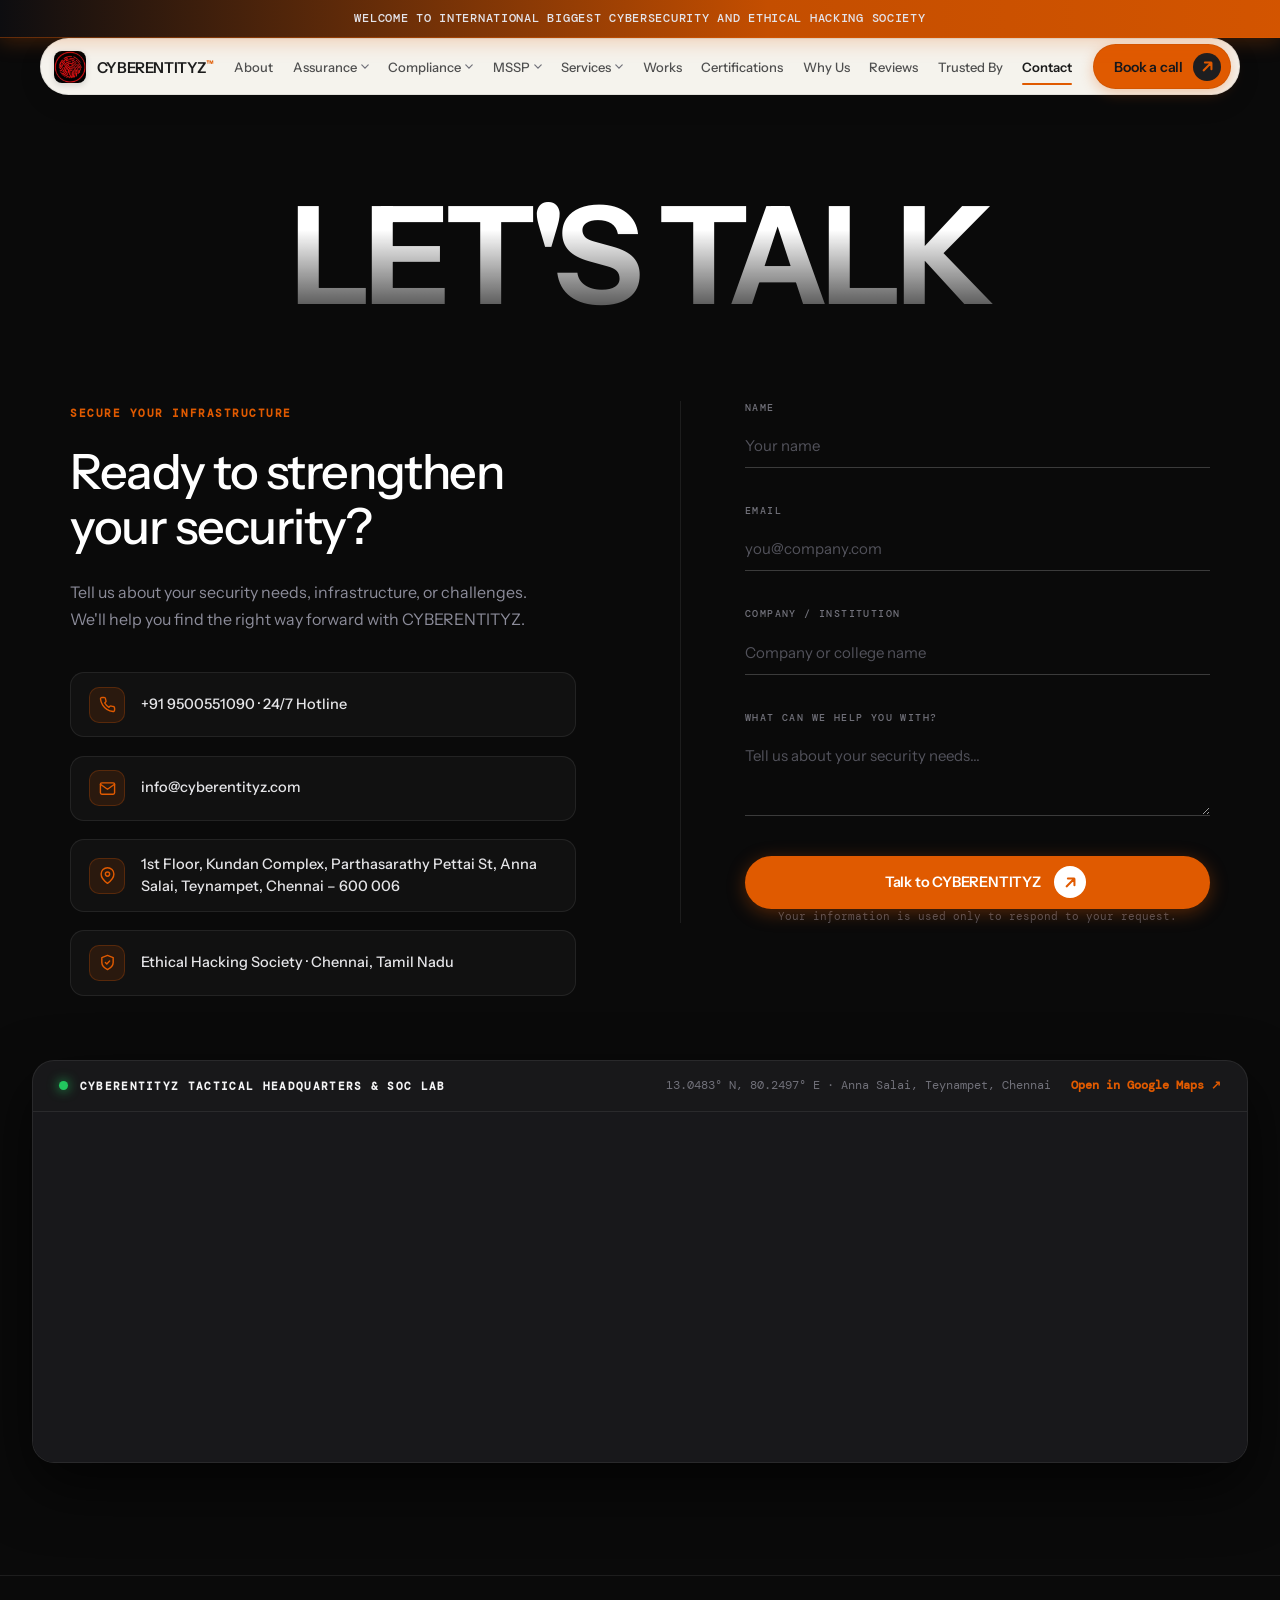
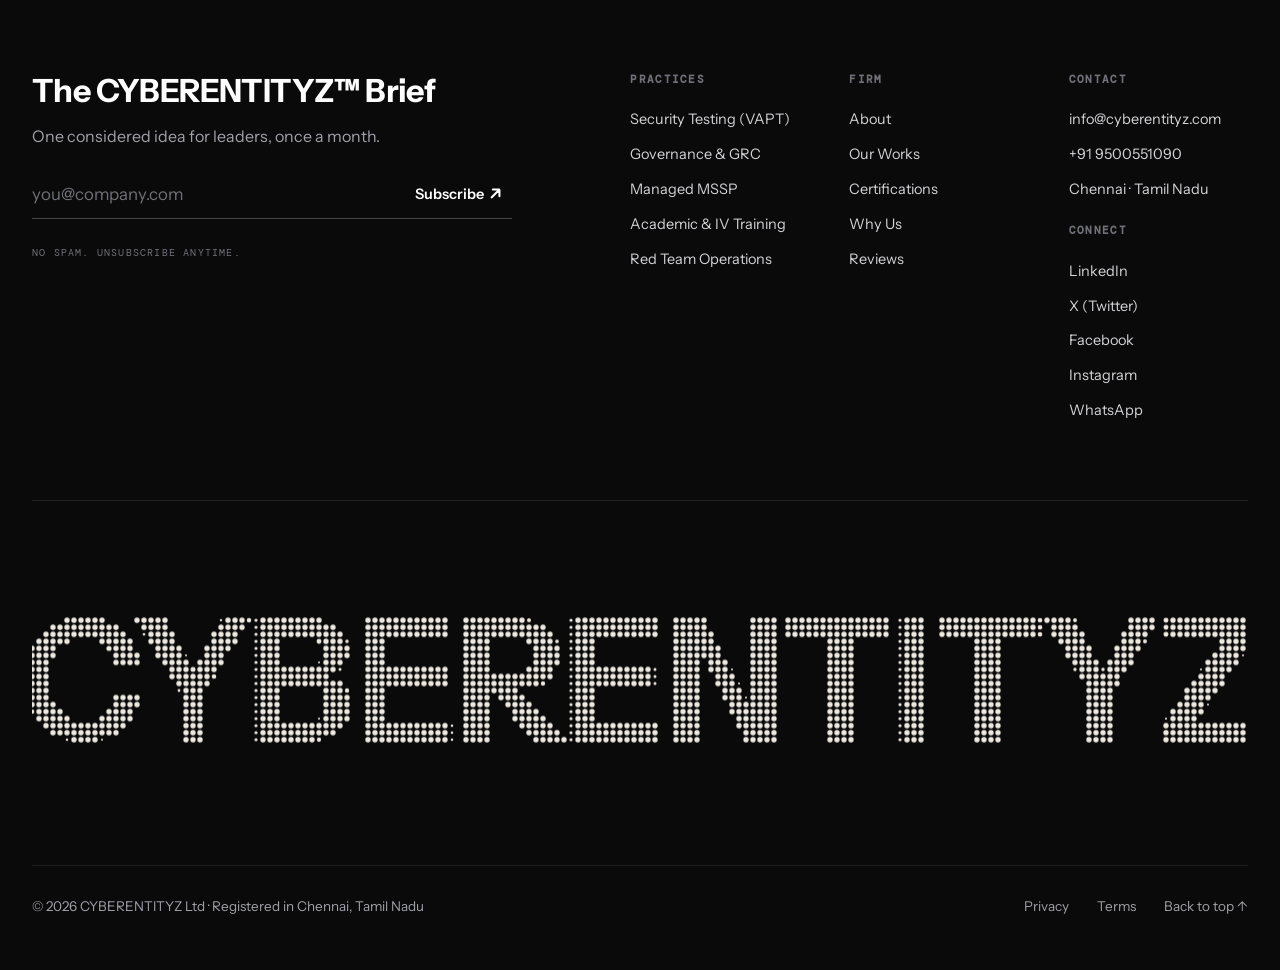
<file: contact.html>
<!DOCTYPE html>
<html lang="en">
<head>
  <meta charset="UTF-8">
  <meta name="viewport" content="width=device-width, initial-scale=1.0">
  <title>Contact Us — CYBERENTITYZ™</title>
  <meta name="description" content="Get in touch with CYBERENTITYZ. Enterprise penetration testing, college MOUs, cybersecurity certifications, and 24/7 incident response hotline.">
  <link rel="icon" type="image/jpeg" href="images/logo.jpeg">
  <link rel="preconnect" href="https://fonts.googleapis.com">
  <link rel="preconnect" href="https://fonts.gstatic.com" crossorigin>
  <link href="https://fonts.googleapis.com/css2?family=DM+Mono:ital,wght@0,300;0,400;0,500;1,400&family=Instrument+Sans:ital,wght@0,400;0,500;0,600;0,700;1,400;1,500;1,600;1,700&family=Cormorant+Garamond:ital,wght@0,400;0,600;1,400&display=swap" rel="stylesheet">
  <link rel="stylesheet" href="styles.css">
  <style>
    body.contact-page-body {
      background: #0A0A0A;
      color: #ffffff;
      min-height: 100vh;
      display: flex;
      flex-direction: column;
    }
  </style>
</head>
<body class="contact-page-body">

  <!-- TOP ANNOUNCEMENT BANNER -->
  <aside class="top-announcement-strip" id="topAnnouncementStrip">
    <div class="container announcement-center-wrap">
      <span class="announcement-text-center">Welcome to International Biggest Cybersecurity and Ethical Hacking Society</span>
    </div>
  </aside>

  <!-- ENTERPRISE NAVBAR (LIGHT FLOATING PILL MATCHING SCREENSHOT) -->
  <header class="site-header-mega" id="siteHeader">
    <div class="container nav-inner-wrap">
      
      <!-- Brand Logo (Official CYBERENTITYZ Logo) -->
      <a href="index.html#hero" class="brand-monogram-box">
        <img src="images/logo.jpeg" alt="CYBERENTITYZ Logo" class="brand-monogram-logo">
        <div class="brand-titles">
          <span class="brand-primary-name">CYBERENTITYZ<span class="sup-tm">™</span></span>
        </div>
      </a>

      <!-- Navigation Links with Mega-Menus (Order: Assurance, Compliance, MSSP, Services) -->
      <nav class="mega-nav-list" id="megaNavList">
        <a href="index.html#about" class="nav-simple-link">About</a>

        <!-- 1. ASSURANCE MEGA-MENU -->
        <div class="nav-dropdown-item has-megamenu">
          <button class="nav-trigger-btn" aria-expanded="false" onclick="toggleNavDropdown(this, event)">
            <span>Assurance</span>
            <svg class="chevron-svg" viewBox="0 0 10 6" fill="none" stroke="currentColor"><path d="M1 1l4 4 4-4" stroke-width="1.5" stroke-linecap="round"/></svg>
          </button>
          <div class="megamenu-panel megamenu-wide">
            <div class="megamenu-grid-3">
              <div class="megamenu-col">
                <div class="megamenu-col-badge">SECURITY TESTING (VAPT)</div>
                <ul class="megamenu-links-list">
                  <li><a href="services.html?service=web-application-vapt">Web Application VAPT</a></li>
                  <li><a href="services.html?service=mobile-app-security">Mobile App Security</a></li>
                  <li><a href="services.html?service=api-security-testing">API Security Testing</a></li>
                  <li><a href="services.html?service=cloud-security-testing">Cloud Security Assessment</a></li>
                  <li><a href="services.html?service=network-security-testing">Network Security Audit</a></li>
                  <li><a href="services.html?service=iot-penetration-testing">IoT Penetration Testing</a></li>
                  <li><a href="services.html?service=ot-security-testing">OT / SCADA Security</a></li>
                  <li><a href="services.html?service=database-penetration-testing">Database Penetration</a></li>
                  <li><a href="services.html?service=wireless-security-testing">Wireless Security</a></li>
                  <li><a href="services.html?service=crest-vapt">CREST VAPT</a></li>
                </ul>
              </div>
              <div class="megamenu-col">
                <div class="megamenu-col-badge">ADVANCED ASSESSMENT</div>
                <ul class="megamenu-links-list">
                  <li><a href="services.html?service=red-team-operations">Red Team Operations</a></li>
                  <li><a href="services.html?service=ai-llm-security-testing">AI / LLM Security Audit</a></li>
                  <li><a href="services.html?service=digital-forensics-incident-response">Digital Forensics</a></li>
                  <li><a href="services.html?service=cyber-intelligence">Cyber Intelligence</a></li>
                  <li><a href="services.html?service=secure-code-review">Secure Code Review</a></li>
                  <li><a href="services.html?service=devsecops">DevSecOps</a></li>
                  <li><a href="services.html?service=hardware-security">Hardware Security</a></li>
                  <li><a href="services.html?service=thick-client-security">Thick Client Security</a></li>
                  <li><a href="services.html?service=host-level-security">Host Level Security</a></li>
                  <li><a href="services.html?service=automotive-vapt">Automotive VAPT</a></li>
                  <li><a href="services.html?service=telecom-vapt">Telecom VAPT</a></li>
                </ul>
              </div>
              <div class="megamenu-col">
                <div class="megamenu-col-badge">DATA &amp; PRIVACY</div>
                <ul class="megamenu-links-list">
                  <li><a href="services.html?service=data-security-audit">Data Security Audit</a></li>
                  <li><a href="services.html?service=data-privacy-audit">Data Privacy Audit</a></li>
                  <li><a href="services.html?service=data-masking-privacy">Data Masking &amp; Privacy</a></li>
                  <li><a href="services.html?service=dspm">DSPM</a></li>
                  <li><a href="services.html?service=data-breach-simulation">Data Breach Simulation</a></li>
                  <li><a href="services.html?service=sbom-sca">SBOM &amp; SCA</a></li>
                  <li><a href="services.html?service=website-security">Website Security</a></li>
                  <li><a href="services.html" class="megamenu-see-all">All Assurance Services →</a></li>
                </ul>
              </div>
            </div>
            <div class="megamenu-bottom-bar">
              <span class="megamenu-bottom-hint">End-to-end offensive security testing &amp; vulnerability management.</span>
              <a href="services.html" class="megamenu-bottom-btn">All Assurance Services ↗</a>
            </div>
          </div>
        </div>

        <!-- 2. COMPLIANCE MEGA-MENU -->
        <div class="nav-dropdown-item has-megamenu">
          <button class="nav-trigger-btn" aria-expanded="false" onclick="toggleNavDropdown(this, event)">
            <span>Compliance</span>
            <svg class="chevron-svg" viewBox="0 0 10 6" fill="none" stroke="currentColor"><path d="M1 1l4 4 4-4" stroke-width="1.5" stroke-linecap="round"/></svg>
          </button>
          <div class="megamenu-panel megamenu-wide">
            <div class="megamenu-grid-3">
              <div class="megamenu-col">
                <div class="megamenu-col-badge">COMPLIANCE FRAMEWORKS</div>
                <ul class="megamenu-links-list">
                  <li><a href="services.html?service=iso-27001">ISO 27001:2022</a></li>
                  <li><a href="services.html?service=soc-2-compliance">SOC 2</a></li>
                  <li><a href="services.html?service=pci-dss">PCI-DSS</a></li>
                  <li><a href="services.html?service=hipaa">HIPAA</a></li>
                  <li><a href="services.html?service=gdpr">GDPR</a></li>
                  <li><a href="services.html?service=dpdpa-compliance">DPDPA</a></li>
                  <li><a href="services.html?service=nist-csf">NIST CSF</a></li>
                  <li><a href="services.html?service=irdai">IRDAI</a></li>
                  <li><a href="services.html?service=iso-22301">ISO 22301 (BCP)</a></li>
                  <li><a href="services.html?service=iso-42001">ISO 42001 (AI)</a></li>
                  <li><a href="services.html?service=iec-62443">IEC 62443 (OT)</a></li>
                  <li><a href="services.html?service=iso-21434">ISO 21434 (Automotive)</a></li>
                </ul>
              </div>
              <div class="megamenu-col">
                <div class="megamenu-col-badge">GRC SERVICES</div>
                <ul class="megamenu-links-list">
                  <li><a href="services.html?service=grc-framework">GRC Framework</a></li>
                  <li><a href="services.html?service=cyber-risk-assessment">Cyber Risk Assessment</a></li>
                  <li><a href="services.html?service=third-party-risk-management">Third-Party Risk (TPRM)</a></li>
                  <li><a href="services.html?service=data-privacy-compliance">Data Privacy Compliance</a></li>
                  <li><a href="services.html?service=data-retention-policy">Data Retention Policy</a></li>
                  <li><a href="services.html?service=national-security-compliance">National Security Compliance</a></li>
                  <li><a href="services.html?service=cyber-insurance">Cybersecurity Insurance</a></li>
                  <li><a href="services.html" class="megamenu-see-all">All Compliance →</a></li>
                </ul>
              </div>
              <div class="megamenu-col">
                <div class="megamenu-col-badge">CERTIFICATIONS</div>
                <ul class="megamenu-links-list">
                  <li><a href="index.html#certifications">CompTIA (Security+, CySA+)</a></li>
                  <li><a href="index.html#certifications">EC-Council (CEH, CPENT, CHFI)</a></li>
                  <li><a href="index.html#certifications">OffSec (OSCP, OSEP, OSDA)</a></li>
                  <li><a href="index.html#certifications">ISC² (CISSP, CCSP)</a></li>
                  <li><a href="index.html#certifications">ISACA (CISA, CISM)</a></li>
                  <li><a href="index.html#certifications">Cisco CyberOps Associate</a></li>
                </ul>
              </div>
            </div>
            <div class="megamenu-bottom-bar">
              <span class="megamenu-bottom-hint">Regulatory compliance, GRC frameworks &amp; risk management programs.</span>
              <a href="services.html" class="megamenu-bottom-btn">All Compliance Services ↗</a>
            </div>
          </div>
        </div>

        <!-- 3. MSSP MEGA-MENU -->
        <div class="nav-dropdown-item has-megamenu">
          <button class="nav-trigger-btn" aria-expanded="false" onclick="toggleNavDropdown(this, event)">
            <span>MSSP</span>
            <svg class="chevron-svg" viewBox="0 0 10 6" fill="none" stroke="currentColor"><path d="M1 1l4 4 4-4" stroke-width="1.5" stroke-linecap="round"/></svg>
          </button>
          <div class="megamenu-panel megamenu-wide">
            <div class="megamenu-grid-3">
              <div class="megamenu-col">
                <div class="megamenu-col-badge">MANAGED SECURITY</div>
                <ul class="megamenu-links-list">
                  <li><a href="services.html?service=mssp">Managed Security (MSSP)</a></li>
                  <li><a href="services.html?service=soc-as-a-service">SOC as a Service</a></li>
                  <li><a href="services.html?service=vciso-advisory">V-CISO</a></li>
                  <li><a href="services.html?service=incident-response">Incident Response</a></li>
                  <li><a href="services.html?service=virtual-security-team">Virtual Security Team</a></li>
                </ul>
              </div>
              <div class="megamenu-col">
                <div class="megamenu-col-badge">CONTINUOUS MONITORING</div>
                <ul class="megamenu-links-list">
                  <li><a href="services.html?service=soar-integration">SOAR Integration</a></li>
                  <li><a href="services.html?service=security-monitoring">Security Monitoring</a></li>
                  <li><a href="services.html?service=threat-intelligence-platform">Threat Intelligence Platform</a></li>
                  <li><a href="services.html?service=cyber-threat-intelligence">Cyber Threat Intelligence</a></li>
                  <li><a href="services.html?service=lateral-movement-detection">Lateral Movement Detection</a></li>
                  <li><a href="services.html?service=pentest-as-service">Penetration Test as Service</a></li>
                </ul>
              </div>
              <div class="megamenu-col">
                <div class="megamenu-col-badge">DEFENSIVE OPS</div>
                <ul class="megamenu-links-list">
                  <li><a href="services.html?service=perimeter-security">Perimeter Security</a></li>
                  <li><a href="services.html?service=access-control-review">Access Control Review</a></li>
                  <li><a href="services.html?service=cloud-config-review">Cloud Config Review</a></li>
                  <li><a href="services.html?service=cdn-security">CDN Security</a></li>
                  <li><a href="services.html?service=network-architecture">Network Architecture</a></li>
                  <li><a href="services.html?service=cloud-security-management">Cloud Security Management</a></li>
                  <li><a href="services.html?service=virtualization-security">Virtualization Security</a></li>
                  <li><a href="services.html" class="megamenu-see-all">All MSSP Services →</a></li>
                </ul>
              </div>
            </div>
            <div class="megamenu-bottom-bar">
              <span class="megamenu-bottom-hint">24/7 managed security operations, monitoring &amp; defensive infrastructure.</span>
              <a href="services.html" class="megamenu-bottom-btn">All MSSP Services ↗</a>
            </div>
          </div>
        </div>

        <!-- 4. SERVICES MEGA-MENU -->
        <div class="nav-dropdown-item has-megamenu">
          <button class="nav-trigger-btn" aria-expanded="false" onclick="toggleNavDropdown(this, event)">
            <span>Services</span>
            <svg class="chevron-svg" viewBox="0 0 10 6" fill="none" stroke="currentColor"><path d="M1 1l4 4 4-4" stroke-width="1.5" stroke-linecap="round"/></svg>
          </button>
          <div class="megamenu-panel">
            <div class="megamenu-grid-3">
              <!-- DOMAIN 1: WORKSHOPS & ACADEMIC -->
              <div class="megamenu-col">
                <div class="megamenu-col-badge">TRAINING &amp; ACADEMIC</div>
                <h4 class="megamenu-col-heading">Workshops &amp; Labs</h4>
                <p class="megamenu-col-sub">Practical ethical hacking, industrial visits &amp; lab infrastructure</p>
                <ul class="megamenu-links-list">
                  <li><a href="services.html?service=cybersecurity-workshops">Cybersecurity Workshops</a></li>
                  <li><a href="services.html?service=industrial-visits">Industrial Visits (IV)</a></li>
                  <li><a href="services.html?service=internship-programs">Internship Programs</a></li>
                  <li><a href="services.html?service=career-guidance-mock-interviews">Career Guidance &amp; Mocks</a></li>
                  <li><a href="services.html?service=college-lab-setup-support">College Lab Setup Support</a></li>
                  <li><a href="services.html?service=faculty-awareness-programs">Faculty Awareness Programs</a></li>
                </ul>
              </div>

              <!-- DOMAIN 2: CORPORATE DEFENSE & VAPT -->
              <div class="megamenu-col">
                <div class="megamenu-col-badge">ENTERPRISE SECURITY</div>
                <h4 class="megamenu-col-heading">Corporate Defense</h4>
                <p class="megamenu-col-sub">Real-world attack simulations, VAPT &amp; executive advisory</p>
                <ul class="megamenu-links-list">
                  <li><a href="services.html?service=ethical-hacking-training">Ethical Hacking Society</a></li>
                  <li><a href="services.html?service=vapt-services">VAPT &amp; Pen-Testing</a></li>
                  <li><a href="services.html?service=vapt-services">Corporate Security Sessions</a></li>
                  <li><a href="services.html?service=vciso-advisory">vCISO &amp; Governance</a></li>
                  <li><a href="services.html?service=college-lab-setup-support">Collegiate Academic MOUs</a></li>
                </ul>
              </div>

              <!-- DOMAIN 3: GLOBAL CERTIFICATIONS -->
              <div class="megamenu-col">
                <div class="megamenu-col-badge">GLOBAL CERTIFICATIONS</div>
                <h4 class="megamenu-col-heading">Certification Training</h4>
                <p class="megamenu-col-sub">Accredited bootcamps mapped to international standards</p>
                <ul class="megamenu-links-list">
                  <li><a href="index.html#certifications">CompTIA (Security+, CySA+, CASP+)</a></li>
                  <li><a href="index.html#certifications">EC-Council (CEH, CPENT, CHFI)</a></li>
                  <li><a href="index.html#certifications">OffSec (OSCP, OSEP, OSDA)</a></li>
                  <li><a href="index.html#certifications">ISC² · ISACA (CISSP, CCSP, CISA)</a></li>
                  <li><a href="index.html#certifications">Cisco CyberOps Associate</a></li>
                </ul>
              </div>
            </div>

            <!-- Bottom Quick Bar -->
            <div class="megamenu-bottom-bar">
              <span class="megamenu-bottom-hint">Delivering world-class cybersecurity training and enterprise solutions from Chennai to the world.</span>
              <a href="services.html" class="megamenu-bottom-btn">Explore All Services &amp; Practices ↗</a>
            </div>
          </div>
        </div>
        <a href="index.html#works" class="nav-simple-link">Works</a>
        <a href="index.html#certifications" class="nav-simple-link">Certifications</a>
        <a href="index.html#why" class="nav-simple-link">Why Us</a>
        <a href="index.html#testimonials" class="nav-simple-link">Reviews</a>
        <a href="index.html#trustedBy" class="nav-simple-link">Trusted By</a>
        <a href="contact.html" class="nav-simple-link active">Contact</a>
      </nav>

      <!-- Nav CTA Button (Orange Pill with Dark Arrow Circle) -->
      <div class="nav-cta-actions">
        <a href="#contact" class="btn-book-call">
          <span class="btn-text-full">Book a call</span>
          <span class="btn-text-mobile">Contact</span>
          <span class="pill-circle-dark"><svg width="13" height="13" viewBox="0 0 14 14" fill="none" stroke="currentColor" stroke-width="2.2" stroke-linecap="round" stroke-linejoin="round"><path d="M1 7h12M8 2l5 5-5 5"/></svg></span>
        </a>
        <button class="mobile-hamburger" id="mobileHamburger" aria-label="Toggle menu" onclick="openMobileMenu()">
          <span class="ham-line"></span>
          <span class="ham-line"></span>
          <span class="ham-line"></span>
        </button>
      </div>

    </div>
  </header>

  <!-- MOBILE MENU MODAL (MATCHING IMAGES 1 & 2) -->
    <!-- MOBILE MENU MODAL (ACCORDION DRAWER - EXACT MATCH TO USER REFERENCE) -->
  <div class="mobile-menu-backdrop" id="mobileMenuBackdrop" onclick="closeMobileMenu()"></div>
  <div class="mobile-menu-card" id="mobileMenuCard" role="dialog" aria-modal="true" aria-label="Navigation Menu">
    <div class="mobile-menu-header">
      <a href="index.html#hero" class="mobile-brand-box" onclick="closeMobileMenu()">
        <img src="images/logo.jpeg" alt="CYBERENTITYZ Logo" class="mobile-brand-logo">
        <span class="mobile-brand-name">CYBERENTITYZ</span>
      </a>
      <button type="button" class="mobile-menu-close-btn" id="mobileMenuClose" onclick="closeMobileMenu()" aria-label="Close menu">
        <svg width="18" height="18" viewBox="0 0 16 16" fill="none" stroke="currentColor" stroke-width="2.2" stroke-linecap="round"><path d="M3 3l10 10M13 3L3 13"/></svg>
      </button>
    </div>

    <div class="mobile-menu-nav-scroll">
      <!-- QUICK CONTACT ACTION (VISIBLE IMMEDIATELY ON MOBILE DRAWER OPEN) -->
      <div class="mobile-menu-quick-contact">
        <a href="contact.html" class="mobile-quick-contact-btn" onclick="closeMobileMenu()">
          <div class="mobile-quick-contact-left">
            <span class="mobile-quick-badge">READY TO SECURE?</span>
            <span class="mobile-quick-title">Contact Our Security Team</span>
          </div>
          <span class="mobile-quick-arrow">
            <svg width="14" height="14" viewBox="0 0 14 14" fill="none" stroke="currentColor" stroke-width="2.2" stroke-linecap="round" stroke-linejoin="round"><path d="M1 7h12M8 2l5 5-5 5"/></svg>
          </span>
        </a>
      </div>
      <!-- 1. ABOUT US ACCORDION -->
      <div class="mobile-accordion-item">
        <button type="button" class="mobile-accordion-header" onclick="toggleMobileAccordion(this)">
          <span>About Us</span>
          <svg class="mobile-accordion-chevron" viewBox="0 0 12 8" fill="none" stroke="currentColor" stroke-width="2" stroke-linecap="round"><path d="M1 1.5l5 5 5-5"/></svg>
        </button>
        <div class="mobile-accordion-body">
          <a href="index.html#about" class="mobile-sublink" onclick="closeMobileMenu()">About Cyberentityz →</a>
          <a href="index.html#why" class="mobile-sublink" onclick="closeMobileMenu()">Why Choose Us</a>
          <a href="index.html#works" class="mobile-sublink" onclick="closeMobileMenu()">Works &amp; Case Studies</a>
          <a href="index.html#testimonials" class="mobile-sublink" onclick="closeMobileMenu()">Client Reviews</a>
          <a href="index.html#trustedBy" class="mobile-sublink" onclick="closeMobileMenu()">Trusted Partners</a>
        </div>
      </div>

      <!-- 2. ASSURANCE ACCORDION (MATCHING USER REFERENCE) -->
      <div class="mobile-accordion-item active">
        <button type="button" class="mobile-accordion-header" onclick="toggleMobileAccordion(this)">
          <span>Assurance</span>
          <svg class="mobile-accordion-chevron" viewBox="0 0 12 8" fill="none" stroke="currentColor" stroke-width="2" stroke-linecap="round"><path d="M1 1.5l5 5 5-5"/></svg>
        </button>
        <div class="mobile-accordion-body">
          <span class="mobile-sub-badge">SECURITY TESTING (VAPT)</span>
          <a href="services.html?service=web-application-vapt" class="mobile-sublink" onclick="closeMobileMenu()">Web Application VAPT →</a>
          <a href="services.html?service=mobile-app-security" class="mobile-sublink" onclick="closeMobileMenu()">Mobile App Security</a>
          <a href="services.html?service=api-security-testing" class="mobile-sublink" onclick="closeMobileMenu()">API Security Testing</a>
          <a href="services.html?service=cloud-security-testing" class="mobile-sublink" onclick="closeMobileMenu()">Cloud Security Assessment</a>
          <a href="services.html?service=network-security-testing" class="mobile-sublink" onclick="closeMobileMenu()">Network Security Audit</a>
          <a href="services.html?service=iot-penetration-testing" class="mobile-sublink" onclick="closeMobileMenu()">IoT Penetration Testing</a>
          <a href="services.html?service=ot-security-testing" class="mobile-sublink" onclick="closeMobileMenu()">OT / SCADA Security</a>
          <a href="services.html?service=database-penetration-testing" class="mobile-sublink" onclick="closeMobileMenu()">Database Penetration</a>
          <a href="services.html?service=wireless-security-testing" class="mobile-sublink" onclick="closeMobileMenu()">Wireless Security</a>
          <a href="services.html?service=crest-vapt" class="mobile-sublink" onclick="closeMobileMenu()">CREST VAPT</a>

          <span class="mobile-sub-badge">ADVANCED ASSESSMENT</span>
          <a href="services.html?service=red-team-operations" class="mobile-sublink" onclick="closeMobileMenu()">Red Team Operations</a>
          <a href="services.html?service=ai-llm-security-testing" class="mobile-sublink" onclick="closeMobileMenu()">AI / LLM Security Audit</a>
          <a href="services.html?service=digital-forensics-incident-response" class="mobile-sublink" onclick="closeMobileMenu()">Digital Forensics (DFIR)</a>
          <a href="services.html?service=cyber-intelligence" class="mobile-sublink" onclick="closeMobileMenu()">Cyber Intelligence</a>
          <a href="services.html?service=secure-code-review" class="mobile-sublink" onclick="closeMobileMenu()">Secure Code Review</a>
          <a href="services.html?service=devsecops" class="mobile-sublink" onclick="closeMobileMenu()">DevSecOps</a>
          <a href="services.html?service=hardware-security" class="mobile-sublink" onclick="closeMobileMenu()">Hardware Security</a>
          <a href="services.html?service=thick-client-security" class="mobile-sublink" onclick="closeMobileMenu()">Thick Client Security</a>
          <a href="services.html?service=host-level-security" class="mobile-sublink" onclick="closeMobileMenu()">Host Level Security</a>
          <a href="services.html?service=automotive-vapt" class="mobile-sublink" onclick="closeMobileMenu()">Automotive VAPT</a>
          <a href="services.html?service=telecom-vapt" class="mobile-sublink" onclick="closeMobileMenu()">Telecom VAPT</a>

          <span class="mobile-sub-badge">DATA &amp; PRIVACY</span>
          <a href="services.html?service=data-security-audit" class="mobile-sublink" onclick="closeMobileMenu()">Data Security Audit</a>
          <a href="services.html?service=data-privacy-audit" class="mobile-sublink" onclick="closeMobileMenu()">Data Privacy Audit</a>
          <a href="services.html?service=data-masking-privacy" class="mobile-sublink" onclick="closeMobileMenu()">Data Masking &amp; Privacy</a>
          <a href="services.html?service=dspm" class="mobile-sublink" onclick="closeMobileMenu()">DSPM</a>
          <a href="services.html?service=data-breach-simulation" class="mobile-sublink" onclick="closeMobileMenu()">Data Breach Simulation</a>
          <a href="services.html?service=sbom-sca" class="mobile-sublink" onclick="closeMobileMenu()">SBOM &amp; SCA</a>
          <a href="services.html?service=website-security" class="mobile-sublink" onclick="closeMobileMenu()">Website Security</a>
          <a href="services.html" class="mobile-sublink mobile-sublink-see-all" onclick="closeMobileMenu()">All Assurance Services →</a>
        </div>
      </div>

      <!-- 3. COMPLIANCE ACCORDION -->
      <div class="mobile-accordion-item">
        <button type="button" class="mobile-accordion-header" onclick="toggleMobileAccordion(this)">
          <span>Compliance</span>
          <svg class="mobile-accordion-chevron" viewBox="0 0 12 8" fill="none" stroke="currentColor" stroke-width="2" stroke-linecap="round"><path d="M1 1.5l5 5 5-5"/></svg>
        </button>
        <div class="mobile-accordion-body">
          <span class="mobile-sub-badge">COMPLIANCE FRAMEWORKS</span>
          <a href="services.html?service=iso-27001" class="mobile-sublink" onclick="closeMobileMenu()">ISO 27001:2022</a>
          <a href="services.html?service=soc-2-compliance" class="mobile-sublink" onclick="closeMobileMenu()">SOC 2</a>
          <a href="services.html?service=pci-dss" class="mobile-sublink" onclick="closeMobileMenu()">PCI-DSS</a>
          <a href="services.html?service=hipaa" class="mobile-sublink" onclick="closeMobileMenu()">HIPAA</a>
          <a href="services.html?service=gdpr" class="mobile-sublink" onclick="closeMobileMenu()">GDPR</a>
          <a href="services.html?service=dpdpa-compliance" class="mobile-sublink" onclick="closeMobileMenu()">DPDPA</a>
          <a href="services.html?service=nist-csf" class="mobile-sublink" onclick="closeMobileMenu()">NIST CSF</a>
          <a href="services.html?service=irdai" class="mobile-sublink" onclick="closeMobileMenu()">IRDAI</a>
          <a href="services.html?service=iso-22301" class="mobile-sublink" onclick="closeMobileMenu()">ISO 22301 (BCP)</a>
          <a href="services.html?service=iso-42001" class="mobile-sublink" onclick="closeMobileMenu()">ISO 42001 (AI)</a>
          <a href="services.html?service=iec-62443" class="mobile-sublink" onclick="closeMobileMenu()">IEC 62443 (OT)</a>
          <a href="services.html?service=iso-21434" class="mobile-sublink" onclick="closeMobileMenu()">ISO 21434 (Automotive)</a>

          <span class="mobile-sub-badge">GRC SERVICES</span>
          <a href="services.html?service=grc-framework" class="mobile-sublink" onclick="closeMobileMenu()">GRC Framework</a>
          <a href="services.html?service=cyber-risk-assessment" class="mobile-sublink" onclick="closeMobileMenu()">Cyber Risk Assessment</a>
          <a href="services.html?service=third-party-risk-management" class="mobile-sublink" onclick="closeMobileMenu()">Third-Party Risk (TPRM)</a>
          <a href="services.html?service=data-privacy-compliance" class="mobile-sublink" onclick="closeMobileMenu()">Data Privacy Compliance</a>
          <a href="services.html?service=data-retention-policy" class="mobile-sublink" onclick="closeMobileMenu()">Data Retention Policy</a>
          <a href="services.html?service=national-security-compliance" class="mobile-sublink" onclick="closeMobileMenu()">National Security Compliance</a>
          <a href="services.html?service=cyber-insurance" class="mobile-sublink" onclick="closeMobileMenu()">Cybersecurity Insurance</a>
          <a href="services.html" class="mobile-sublink mobile-sublink-see-all" onclick="closeMobileMenu()">All Compliance Services →</a>
        </div>
      </div>

      <!-- 4. MSSP ACCORDION -->
      <div class="mobile-accordion-item">
        <button type="button" class="mobile-accordion-header" onclick="toggleMobileAccordion(this)">
          <span>MSSP</span>
          <svg class="mobile-accordion-chevron" viewBox="0 0 12 8" fill="none" stroke="currentColor" stroke-width="2" stroke-linecap="round"><path d="M1 1.5l5 5 5-5"/></svg>
        </button>
        <div class="mobile-accordion-body">
          <span class="mobile-sub-badge">MANAGED SECURITY</span>
          <a href="services.html?service=mssp" class="mobile-sublink" onclick="closeMobileMenu()">Managed Security (MSSP)</a>
          <a href="services.html?service=soc-as-a-service" class="mobile-sublink" onclick="closeMobileMenu()">SOC as a Service</a>
          <a href="services.html?service=vciso-advisory" class="mobile-sublink" onclick="closeMobileMenu()">V-CISO</a>
          <a href="services.html?service=incident-response" class="mobile-sublink" onclick="closeMobileMenu()">Incident Response</a>
          <a href="services.html?service=virtual-security-team" class="mobile-sublink" onclick="closeMobileMenu()">Virtual Security Team</a>

          <span class="mobile-sub-badge">CONTINUOUS MONITORING</span>
          <a href="services.html?service=soar-integration" class="mobile-sublink" onclick="closeMobileMenu()">SOAR Integration</a>
          <a href="services.html?service=security-monitoring" class="mobile-sublink" onclick="closeMobileMenu()">Security Monitoring</a>
          <a href="services.html?service=threat-intelligence-platform" class="mobile-sublink" onclick="closeMobileMenu()">Threat Intelligence Platform</a>
          <a href="services.html?service=cyber-threat-intelligence" class="mobile-sublink" onclick="closeMobileMenu()">Cyber Threat Intelligence</a>
          <a href="services.html?service=lateral-movement-detection" class="mobile-sublink" onclick="closeMobileMenu()">Lateral Movement Detection</a>
          <a href="services.html?service=pentest-as-service" class="mobile-sublink" onclick="closeMobileMenu()">Penetration Test as Service</a>

          <span class="mobile-sub-badge">DEFENSIVE OPS</span>
          <a href="services.html?service=perimeter-security" class="mobile-sublink" onclick="closeMobileMenu()">Perimeter Security</a>
          <a href="services.html?service=access-control-review" class="mobile-sublink" onclick="closeMobileMenu()">Access Control Review</a>
          <a href="services.html?service=cloud-config-review" class="mobile-sublink" onclick="closeMobileMenu()">Cloud Config Review</a>
          <a href="services.html?service=cdn-security" class="mobile-sublink" onclick="closeMobileMenu()">CDN Security</a>
          <a href="services.html?service=network-architecture" class="mobile-sublink" onclick="closeMobileMenu()">Network Architecture</a>
          <a href="services.html?service=cloud-security-management" class="mobile-sublink" onclick="closeMobileMenu()">Cloud Security Management</a>
          <a href="services.html?service=virtualization-security" class="mobile-sublink" onclick="closeMobileMenu()">Virtualization Security</a>
          <a href="services.html" class="mobile-sublink mobile-sublink-see-all" onclick="closeMobileMenu()">All MSSP Services →</a>
        </div>
      </div>

      <!-- 5. SERVICES ACCORDION -->
      <div class="mobile-accordion-item">
        <button type="button" class="mobile-accordion-header" onclick="toggleMobileAccordion(this)">
          <span>Services</span>
          <svg class="mobile-accordion-chevron" viewBox="0 0 12 8" fill="none" stroke="currentColor" stroke-width="2" stroke-linecap="round"><path d="M1 1.5l5 5 5-5"/></svg>
        </button>
        <div class="mobile-accordion-body">
          <span class="mobile-sub-badge">TRAINING &amp; ACADEMIC</span>
          <a href="services.html?service=cybersecurity-workshops" class="mobile-sublink" onclick="closeMobileMenu()">Cybersecurity Workshops</a>
          <a href="services.html?service=industrial-visits" class="mobile-sublink" onclick="closeMobileMenu()">Industrial Visits (IV)</a>
          <a href="services.html?service=internship-programs" class="mobile-sublink" onclick="closeMobileMenu()">Internship Programs</a>
          <a href="services.html?service=career-guidance-mock-interviews" class="mobile-sublink" onclick="closeMobileMenu()">Career Guidance &amp; Mock Interviews</a>
          <a href="services.html?service=college-lab-setup-support" class="mobile-sublink" onclick="closeMobileMenu()">College Lab Setup &amp; Support</a>
          <a href="services.html?service=faculty-awareness-programs" class="mobile-sublink" onclick="closeMobileMenu()">Faculty Awareness Programs</a>
          <a href="services.html?service=school-awareness-programs" class="mobile-sublink" onclick="closeMobileMenu()">School Awareness Programs</a>

          <span class="mobile-sub-badge">ALL 80+ SERVICES</span>
          <a href="services.html" class="mobile-sublink mobile-sublink-see-all" onclick="closeMobileMenu()">Explore All 80+ Cybersecurity Services →</a>
        </div>
      </div>

      <!-- 6. DIRECT LINKS -->
      <a href="index.html#certifications" class="mobile-direct-link" onclick="closeMobileMenu()">
        <span>Certifications</span>
        <svg width="14" height="14" viewBox="0 0 14 14" fill="none" stroke="currentColor" stroke-width="2" stroke-linecap="round"><path d="M5 2l5 5-5 5"/></svg>
      </a>
      <a href="contact.html" class="mobile-direct-link" onclick="closeMobileMenu()">
        <span>Contact Us</span>
        <svg width="14" height="14" viewBox="0 0 14 14" fill="none" stroke="currentColor" stroke-width="2" stroke-linecap="round"><path d="M5 2l5 5-5 5"/></svg>
      </a>

      <!-- 7. CTA BUTTON -->
      <div class="mobile-menu-cta-wrap">
        <a href="contact.html" class="mobile-menu-book-btn" onclick="closeMobileMenu()">
          <span>Book a Consultation</span>
          <svg width="14" height="14" viewBox="0 0 14 14" fill="none" stroke="currentColor" stroke-width="2.2" stroke-linecap="round"><path d="M1 7h12M8 2l5 5-5 5"/></svg>
        </a>
      </div>
    </div>
  </div>

  

  <main style="flex-grow: 1;">
    
    <!-- KATOM CONTACT SECTION (EXACT MATCH TO USER SCREENSHOT 2) -->
    <section class="katom-contact-section" id="contact">
      <div class="container">
        
        <!-- Big Display Header (LET'S TALK) -->
        <h1 class="katom-huge-headline">LET'S TALK</h1>

        <!-- Two-Column Split Layout -->
        <div class="katom-split-grid">
          
          <!-- Left Column: Context & Direct Contact -->
          <div class="katom-left-col">
            <span class="katom-kicker">SECURE YOUR INFRASTRUCTURE</span>
            <h2 class="katom-subhead">Ready to strengthen your security?</h2>
            <p class="katom-body-text">
              Tell us about your security needs, infrastructure, or challenges. We'll help you find the right way forward with CYBERENTITYZ.
            </p>

            <div class="katom-contact-pills">
              <a href="tel:+919500551090" class="katom-pill-item">
                <span class="katom-pill-icon">
                  <svg width="16" height="16" viewBox="0 0 24 24" fill="none" stroke="currentColor" stroke-width="2" stroke-linecap="round" stroke-linejoin="round"><path d="M22 16.92v3a2 2 0 0 1-2.18 2 19.79 19.79 0 0 1-8.63-3.07 19.5 19.5 0 0 1-6-6 19.79 19.79 0 0 1-3.07-8.67A2 2 0 0 1 4.11 2h3a2 2 0 0 1 2 1.72 12.84 12.84 0 0 0 .7 2.81 2 2 0 0 1-.45 2.11L8.09 9.91a16 16 0 0 0 6 6l1.27-1.27a2 2 0 0 1 2.11-.45 12.84 12.84 0 0 0 2.81.7A2 2 0 0 1 22 16.92z"/></svg>
                </span>
                <span class="katom-pill-label">+91 9500551090 · 24/7 Hotline</span>
              </a>
              <a href="mailto:info@cyberentityz.com" class="katom-pill-item">
                <span class="katom-pill-icon">
                  <svg width="16" height="16" viewBox="0 0 24 24" fill="none" stroke="currentColor" stroke-width="2" stroke-linecap="round" stroke-linejoin="round"><path d="M4 4h16c1.1 0 2 .9 2 2v12c0 1.1-.9 2-2 2H4c-1.1 0-2-.9-2-2V6c0-1.1.9-2 2-2z"/><polyline points="22,6 12,13 2,6"/></svg>
                </span>
                <span class="katom-pill-label">info@cyberentityz.com</span>
              </a>
              <div class="katom-pill-item">
                <span class="katom-pill-icon">
                  <svg width="16" height="16" viewBox="0 0 24 24" fill="none" stroke="currentColor" stroke-width="2" stroke-linecap="round" stroke-linejoin="round"><path d="M21 10c0 7-9 13-9 13s-9-6-9-13a9 9 0 0 1 18 0z"/><circle cx="12" cy="10" r="3"/></svg>
                </span>
                <span class="katom-pill-label">1st Floor, Kundan Complex, Parthasarathy Pettai St, Anna Salai, Teynampet, Chennai – 600 006</span>
              </div>
              <div class="katom-pill-item">
                <span class="katom-pill-icon">
                  <svg width="16" height="16" viewBox="0 0 24 24" fill="none" stroke="currentColor" stroke-width="2" stroke-linecap="round" stroke-linejoin="round"><path d="M12 22s8-4 8-10V5l-8-3-8 3v7c0 6 8 10 8 10z"/><polyline points="9 12 11 14 15 10"/></svg>
                </span>
                <span class="katom-pill-label">Ethical Hacking Society · Chennai, Tamil Nadu</span>
              </div>
            </div>

          </div>

          <!-- Right Column: Minimal Underline Form -->
          <div class="katom-form-wrap">
            <form onsubmit="handleKatomSubmit(event)" id="katomContactForm">
              
              <div class="katom-field-group">
                <label class="katom-field-label">NAME</label>
                <input type="text" class="katom-field-input" placeholder="Your name" required id="katomName">
              </div>

              <div class="katom-field-group">
                <label class="katom-field-label">EMAIL</label>
                <input type="email" class="katom-field-input" placeholder="you@company.com" required id="katomEmail">
              </div>

              <div class="katom-field-group">
                <label class="katom-field-label">COMPANY / INSTITUTION</label>
                <input type="text" class="katom-field-input" placeholder="Company or college name" id="katomCompany">
              </div>

              <div class="katom-field-group">
                <label class="katom-field-label">WHAT CAN WE HELP YOU WITH?</label>
                <textarea class="katom-field-textarea" placeholder="Tell us about your security needs..." rows="3" required id="katomMessage"></textarea>
              </div>

              <button type="submit" class="framer-arrow-fill-btn" id="katomSubmitBtn" style="width:100%; border:none;">
                <span>Talk to CYBERENTITYZ</span>
                <span class="arrow-badge">
                  <svg width="13" height="13" viewBox="0 0 14 14" fill="none" stroke="currentColor" stroke-width="2.2" stroke-linecap="round" stroke-linejoin="round"><path d="M1 7h12M8 2l5 5-5 5"/></svg>
                </span>
              </button>

              <p class="katom-disclaimer">Your information is used only to respond to your request.</p>

              <div id="katomFeedback" style="display:none; margin-top:1.5rem; padding:1rem 1.25rem; border-radius:12px; font-family:var(--font-mono); font-size:13px; text-align:center;"></div>

            </form>
          </div>

        </div>

        <!-- Sleek Full-Width Tactical Map Showcase (Aligned Perfectly) -->
        <div class="katom-map-showcase">
          <div class="katom-map-header">
            <div class="katom-map-header-left">
              <span class="katom-map-live-dot"></span>
              <span class="katom-map-hq-title">CYBERENTITYZ TACTICAL HEADQUARTERS &amp; SOC LAB</span>
            </div>
            <div class="katom-map-header-right">
              <span class="katom-map-coords">13.0483° N, 80.2497° E · Anna Salai, Teynampet, Chennai</span>
              <a href="https://maps.google.com/?q=CYBERENTITYZ+Chennai" target="_blank" rel="noopener" class="katom-map-external-link">Open in Google Maps ↗</a>
            </div>
          </div>
          <div class="katom-map-viewport">
            <iframe src="https://www.google.com/maps/embed?pb=!1m18!1m12!1m3!1d3886.8014043032463!2d80.2497245!3d13.0483096!2m3!1f0!2f0!3f0!3m2!1i1024!2i768!4f13.1!3m3!1m2!1s0x3a526743486550eb%3A0x4b0433d47aa9c053!2sCYBERENTITYZ!5e0!3m2!1sen!2sin!4v1794895530935!5m2!1sen!2sin" width="100%" height="350" style="border:0; display:block;" allowfullscreen="" loading="lazy" referrerpolicy="strict-origin-when-cross-origin"></iframe>
          </div>
        </div>

      </div>
    </section>

  </main>

  <!-- ENTERPRISE FOOTER (EXACT MATCH TO NORD CONSULTING / IMAGE 4) -->
  <footer class="nord-enterprise-footer" id="siteFooter">
    <div class="container">
      
      <!-- Top Row: Newsletter Brief (Left) + 3-4 Practice Columns (Right) -->
      <div class="nord-footer-top-row">
        
        <!-- Left Column: The CYBERENTITYZ Brief & Subscribe Form -->
        <div class="nord-footer-brief-col">
          <h3 class="nord-brief-heading">The CYBERENTITYZ™ Brief</h3>
          <p class="nord-brief-sub">One considered idea for leaders, once a month.</p>
          
          <form class="nord-brief-form" onsubmit="event.preventDefault(); alert('Subscribed to The CYBERENTITYZ Brief!');">
            <div class="nord-input-group">
              <input type="email" placeholder="you@company.com" required class="nord-brief-input">
              <button type="submit" class="nord-brief-btn">
                <span>Subscribe</span>
                <span class="nord-btn-arrow">
                  <svg width="12" height="12" viewBox="0 0 14 14" fill="none" stroke="currentColor" stroke-width="2.2" stroke-linecap="round" stroke-linejoin="round"><path d="M1 7h12M8 2l5 5-5 5"/></svg>
                </span>
              </button>
            </div>
          </form>
          <span class="nord-brief-hint">NO SPAM. UNSUBSCRIBE ANYTIME.</span>
        </div>

        <!-- Right Columns: Practices, Firm, Contact -->
        <div class="nord-footer-cols-wrap">
          
          <!-- Column 1: Practices -->
          <div class="nord-footer-col">
            <span class="nord-col-eyebrow">PRACTICES</span>
            <ul class="nord-col-links">
              <li><a href="services.html?service=web-application-vapt">Security Testing (VAPT)</a></li>
              <li><a href="services.html?service=iso-27001">Governance &amp; GRC</a></li>
              <li><a href="services.html?service=soc-as-a-service">Managed MSSP</a></li>
              <li><a href="services.html?service=cybersecurity-workshops">Academic &amp; IV Training</a></li>
              <li><a href="services.html?service=red-team-operations">Red Team Operations</a></li>
            </ul>
          </div>

          <!-- Column 2: Firm -->
          <div class="nord-footer-col">
            <span class="nord-col-eyebrow">FIRM</span>
            <ul class="nord-col-links">
              <li><a href="index.html#about">About</a></li>
              <li><a href="index.html#works">Our Works</a></li>
              <li><a href="index.html#certifications">Certifications</a></li>
              <li><a href="index.html#why">Why Us</a></li>
              <li><a href="index.html#testimonials">Reviews</a></li>
            </ul>
          </div>

          <!-- Column 3: Contact & Connect -->
          <div class="nord-footer-col">
            <span class="nord-col-eyebrow">CONTACT</span>
            <ul class="nord-col-links">
              <li><a href="mailto:info@cyberentityz.com">info@cyberentityz.com</a></li>
              <li><a href="tel:+919500551090">+91 9500551090</a></li>
              <li><a href="contact.html">Chennai · Tamil Nadu</a></li>
            </ul>
            <span class="nord-col-eyebrow" style="margin-top:1.5rem; display:block;">CONNECT</span>
            <ul class="nord-col-links">
              <li><a href="https://www.linkedin.com/company/cyberentityz/" target="_blank" rel="noopener noreferrer">LinkedIn</a></li>
              <li><a href="http://x.com/cyberentityz?s=21" target="_blank" rel="noopener noreferrer">X (Twitter)</a></li>
              <li><a href="https://www.facebook.com/share/1CWFML5nvn/?mibextid=wwXIfr" target="_blank" rel="noopener noreferrer">Facebook</a></li>
              <li><a href="https://www.instagram.com/cyberentityz?igsh=MTQ5aDdoNXQ0cWxqcA==" target="_blank" rel="noopener noreferrer">Instagram</a></li>
              <li><a href="https://chat.whatsapp.com/G7UeSNxGIh17lJVxgIIX0n" target="_blank" rel="noopener noreferrer">WhatsApp</a></li>
            </ul>
          </div>

        </div>
      </div>

      <!-- Interactive Dotmark Halftone Canvas for CYBERENTITYZ (Matching Images 1 & 2) -->
      <div class="nord-giant-brand-row dotmark-canvas-container" title="Move cursor to interact with CYBERENTITYZ dot marks">
        <canvas id="dotmarkFooterCanvas"></canvas>
      </div>

      <!-- Bottom Meta Strip: Copyright on Left, Privacy/Terms/Back-to-top on Right -->
      <div class="nord-footer-bottom-strip">
        <div class="nord-copyright-text">
          © 2026 CYBERENTITYZ Ltd · Registered in Chennai, Tamil Nadu
        </div>
        <div class="nord-footer-legal-links">
          <a href="#">Privacy</a>
          <a href="#">Terms</a>
          <button class="nord-back-top-link" onclick="window.scrollTo({top: 0, behavior: 'smooth'})">Back to top ↑</button>
        </div>
      </div>

    </div>
  </footer>

  <script src="script.js"></script>
  <script>
    function handleKatomSubmit(e) {
      e.preventDefault();
      const btn = document.getElementById('katomSubmitBtn');
      const fb = document.getElementById('katomFeedback');
      btn.disabled = true;
      btn.innerHTML = '<span>Transmitting...</span>';
      setTimeout(() => {
        btn.innerHTML = '<span>Transmitted Successfully ✓</span>';
        btn.style.background = '#22c55e';
        btn.style.color = '#ffffff';
        fb.style.display = 'block';
        fb.style.background = 'rgba(34, 197, 94, 0.15)';
        fb.style.border = '1px solid rgba(34, 197, 94, 0.4)';
        fb.style.color = '#4ade80';
        fb.textContent = 'Transmission acknowledged. A CYBERENTITYZ lead specialist will contact you within 24 hours.';
      }, 700);
    }
  </script>
</body>
</html>
</file>
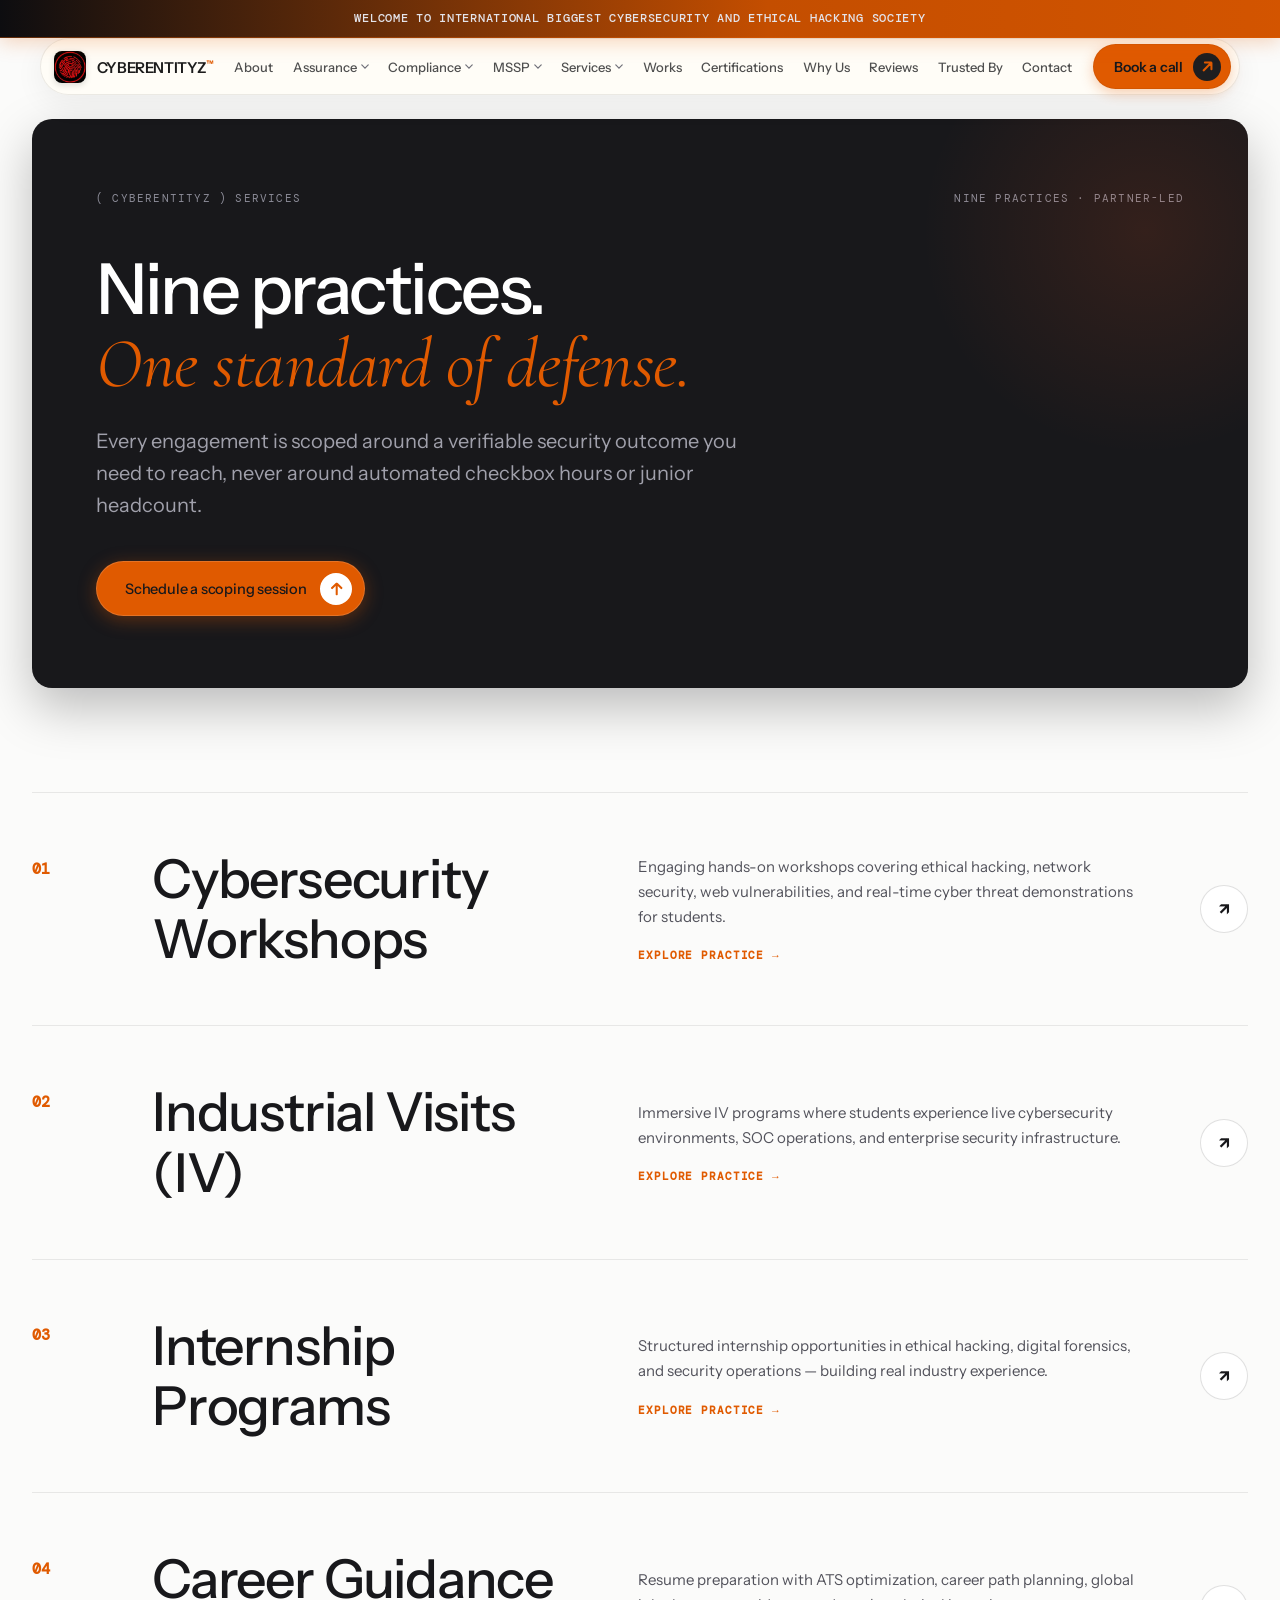
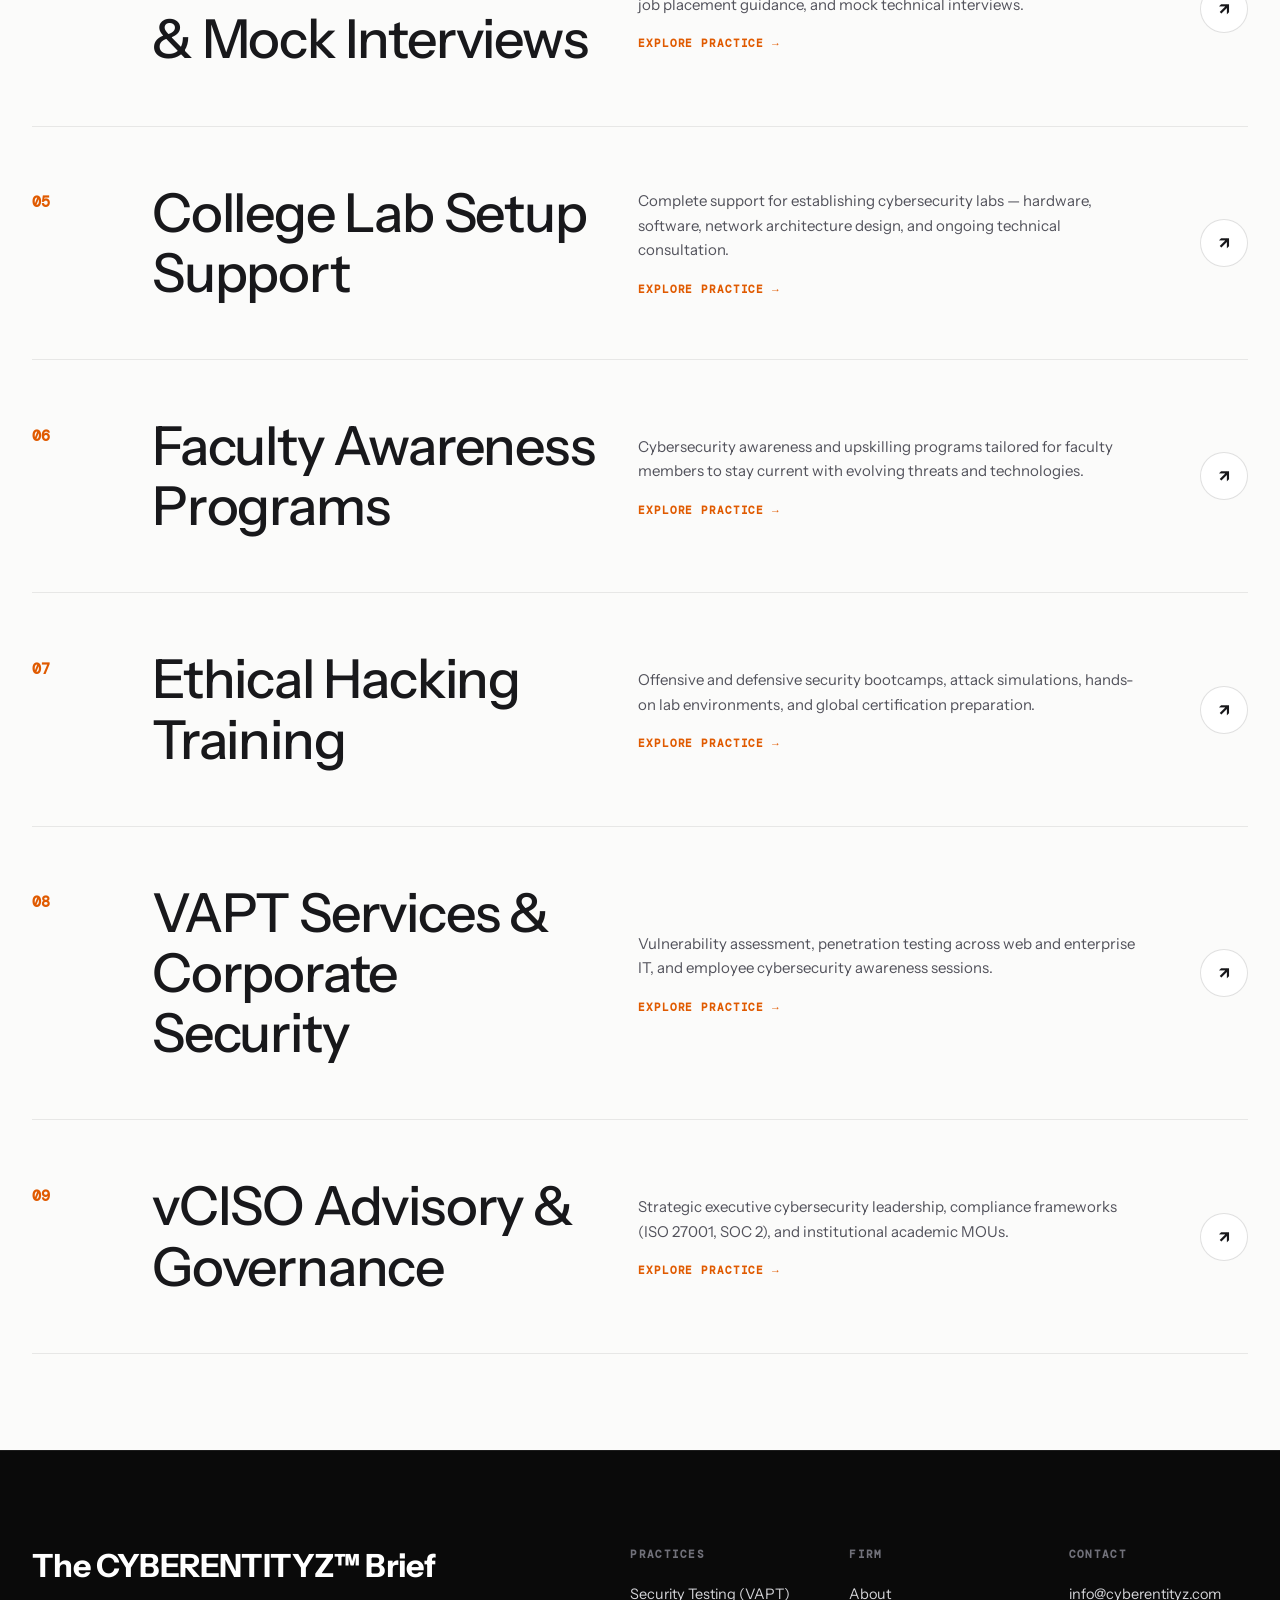
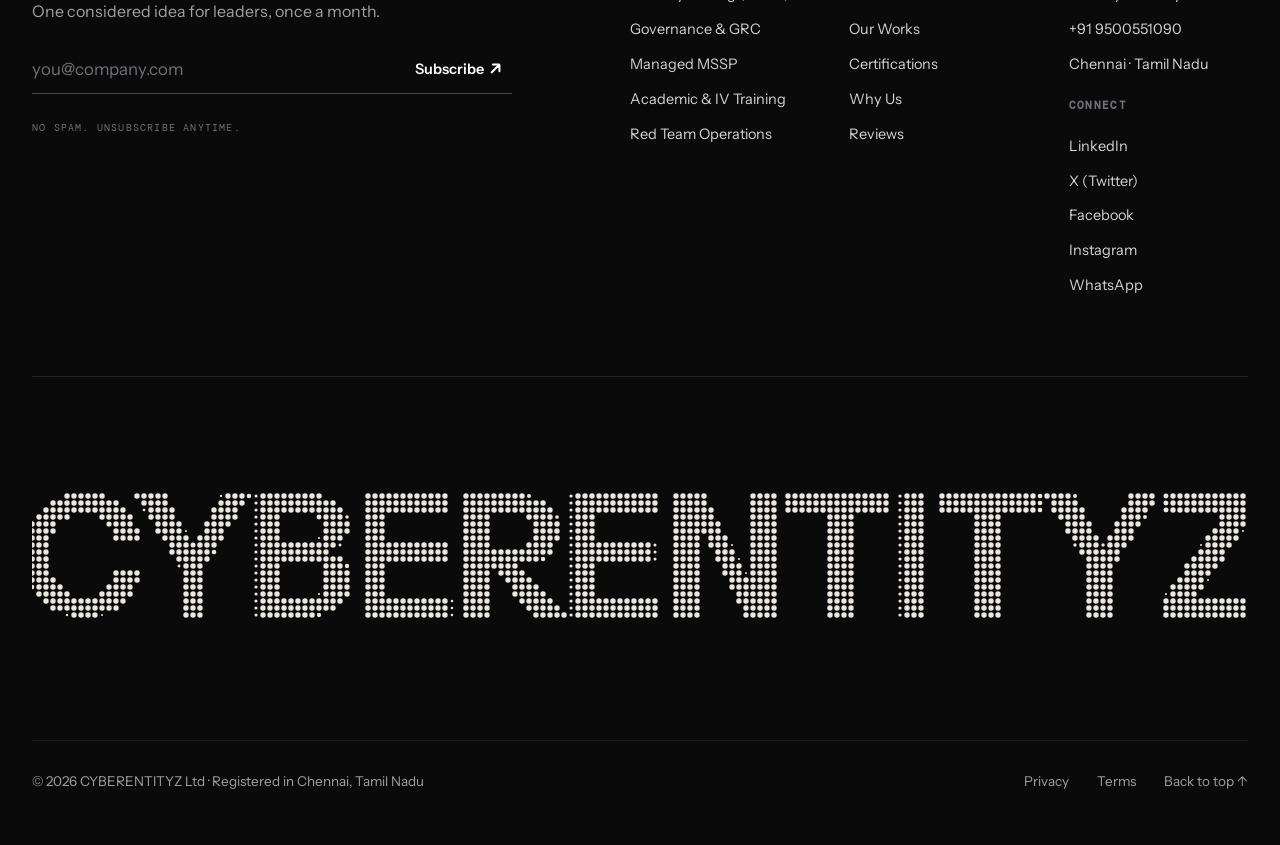
<file: service-detail.html>
<!DOCTYPE html>
<html lang="en">
<head>
  <meta charset="UTF-8">
  <meta name="viewport" content="width=device-width, initial-scale=1.0">
  <title>Services &amp; Practice Areas — CYBERENTITYZ™</title>
  <meta name="description" content="Explore CYBERENTITYZ enterprise cybersecurity services, offensive penetration testing, corporate governance, and managed defense solutions.">
  <link rel="icon" type="image/jpeg" href="images/logo.jpeg">
  <link rel="preconnect" href="https://fonts.googleapis.com">
  <link rel="preconnect" href="https://fonts.gstatic.com" crossorigin>
  <link href="https://fonts.googleapis.com/css2?family=DM+Mono:ital,wght@0,300;0,400;0,500;1,400&family=Instrument+Sans:ital,wght@0,400;0,500;0,600;0,700;1,400;1,500;1,600;1,700&family=Cormorant+Garamond:ital,wght@0,400;0,600;1,400&display=swap" rel="stylesheet">
  <link rel="stylesheet" href="styles.css">
  <style>
    /* Dedicated Services Page Styling matching nordconsulting.framer.website/services */
    .services-page-body {
      background: #fbfbfa;
      color: #1c1c1c;
      min-height: 100vh;
    }

    .services-hero-container {
      padding: 1.5rem 0 3.5rem;
    }

    .services-dark-card {
      background: #18181b;
      color: #ffffff;
      border-radius: 20px;
      padding: 4.5rem 4rem;
      position: relative;
      overflow: hidden;
      box-shadow: 0 20px 50px rgba(0, 0, 0, 0.25);
    }

    .services-dark-card::after {
      content: '';
      position: absolute;
      top: -20%;
      right: -10%;
      width: 450px;
      height: 450px;
      background: radial-gradient(circle, rgba(255, 90, 31, 0.12) 0%, transparent 70%);
      pointer-events: none;
    }

    .services-kicker-row {
      display: flex;
      align-items: center;
      justify-content: space-between;
      margin-bottom: 3rem;
      font-family: var(--font-mono);
      font-size: 11px;
      letter-spacing: 1.2px;
      color: #8c8c98;
      text-transform: uppercase;
      flex-wrap: wrap;
      gap: 1rem;
    }

    .services-display-title {
      font-family: var(--font-sans);
      font-size: clamp(2.8rem, 5.5vw, 5.2rem);
      font-weight: 500;
      line-height: 1.05;
      letter-spacing: -2.5px;
      color: #ffffff;
      margin: 0 0 1.5rem;
    }

    .services-display-title .italic-serif-orange {
      font-family: 'Cormorant Garamond', Georgia, serif;
      font-style: italic;
      font-weight: 400;
      color: var(--color-orange);
      display: block;
      letter-spacing: -0.5px;
    }

    .services-lead-sub {
      font-family: var(--font-sans);
      font-size: clamp(1.05rem, 1.8vw, 1.25rem);
      line-height: 1.6;
      color: #a0a0ab;
      max-width: 680px;
      margin: 0 0 2.5rem;
    }

    /* Practices Overview List (Matching Screenshot: nordconsulting.framer.website/services) */
    .practices-list-wrap {
      padding: 3rem 0 6rem;
    }

    .practice-row-item {
      display: grid;
      grid-template-columns: 80px 1.4fr 1.6fr 60px;
      gap: 2.5rem;
      align-items: center;
      padding: 3.5rem 0;
      border-top: 1px solid rgba(0, 0, 0, 0.08);
      text-decoration: none;
      color: inherit;
      transition: background 0.3s cubic-bezier(0.16, 1, 0.3, 1), transform 0.3s ease;
      position: relative;
    }

    .practice-row-item:last-child {
      border-bottom: 1px solid rgba(0, 0, 0, 0.08);
    }

    .practice-row-item:hover {
      background: rgba(224, 90, 0, 0.02);
    }

    .p-num-orange {
      font-family: var(--font-mono);
      font-size: 15px;
      font-weight: 600;
      color: var(--red);
      align-self: flex-start;
      padding-top: 0.6rem;
    }

    .p-title-h2 {
      font-family: var(--font-sans);
      font-size: clamp(2.3rem, 4.2vw, 3.6rem);
      font-weight: 500;
      letter-spacing: -1.2px;
      line-height: 1.12;
      color: #18181b;
      margin: 0;
      transition: color 0.25s ease;
    }

    .practice-row-item:hover .p-title-h2 {
      color: var(--red);
    }

    .p-right-col {
      display: flex;
      align-items: center;
      gap: 2rem;
    }

    .p-desc-p {
      font-family: var(--font-sans);
      font-size: 15px;
      line-height: 1.65;
      color: #52525b;
      margin: 0 0 0.85rem;
    }

    .p-explore-link {
      display: inline-flex;
      align-items: center;
      gap: 0.4rem;
      font-family: var(--font-mono);
      font-size: 11px;
      font-weight: 700;
      text-transform: uppercase;
      letter-spacing: 0.08em;
      color: var(--red);
      text-decoration: none;
      transition: gap 0.2s ease;
    }

    .practice-row-item:hover .p-explore-link {
      gap: 0.65rem;
    }

    .p-thumb-preview {
      width: 150px;
      height: 90px;
      border-radius: 12px;
      object-fit: cover;
      box-shadow: 0 8px 24px rgba(0, 0, 0, 0.12);
      flex-shrink: 0;
      border: 1px solid rgba(0, 0, 0, 0.08);
    }

    .p-circle-arrow {
      width: 48px;
      height: 48px;
      border-radius: 50%;
      border: 1px solid rgba(0, 0, 0, 0.12);
      background: #ffffff;
      color: #18181b;
      display: flex;
      align-items: center;
      justify-content: center;
      font-size: 16px;
      font-weight: 700;
      transition: all 0.3s cubic-bezier(0.16, 1, 0.3, 1);
      justify-self: end;
      flex-shrink: 0;
    }

    .practice-row-item:hover .p-circle-arrow,
    .practice-row-item.active .p-circle-arrow {
      background: var(--red);
      color: #ffffff;
      border-color: var(--red);
      transform: rotate(45deg);
      box-shadow: 0 6px 18px rgba(224, 90, 0, 0.35);
    }
/* Full 80 Services Catalogue Grid */
    .catalogue-section {
      padding: 6rem 0 8rem;
    }

    .catalogue-header-row {
      display: flex;
      align-items: flex-end;
      justify-content: space-between;
      margin-bottom: 3.5rem;
      flex-wrap: wrap;
      gap: 2rem;
    }

    .catalogue-controls {
      display: flex;
      flex-direction: column;
      gap: 1.25rem;
      width: 100%;
      max-width: 640px;
    }

    .catalogue-search-input {
      width: 100%;
      padding: 1rem 1.4rem;
      border-radius: 9999px;
      border: 1px solid rgba(0, 0, 0, 0.15);
      background: #ffffff;
      font-family: var(--font-sans);
      font-size: 15px;
      color: #1c1c1c;
      box-shadow: 0 4px 16px rgba(0, 0, 0, 0.03);
      transition: border-color 0.25s ease, box-shadow 0.25s ease;
    }

    .catalogue-search-input:focus {
      outline: none;
      border-color: var(--color-orange);
      box-shadow: 0 0 0 3px rgba(255, 90, 31, 0.15);
    }

    .catalogue-domain-pills {
      display: flex;
      gap: 0.5rem;
      flex-wrap: wrap;
    }

    .domain-filter-btn {
      background: #ffffff;
      border: 1px solid rgba(0, 0, 0, 0.12);
      color: #555562;
      font-family: var(--font-mono);
      font-size: 12px;
      font-weight: 500;
      padding: 0.55rem 1.25rem;
      border-radius: 9999px;
      cursor: pointer;
      transition: all 0.2s ease;
    }

    .domain-filter-btn.active,
    .domain-filter-btn:hover {
      background: #1c1c1c;
      color: #ffffff;
      border-color: #1c1c1c;
    }

    .services-grid-layout {
      display: grid;
      grid-template-columns: repeat(3, 1fr);
      gap: 2rem;
    }

    .service-catalogue-card {
      background: #ffffff;
      border: 1px solid rgba(0, 0, 0, 0.08);
      border-radius: 16px;
      padding: 2.5rem 2rem;
      display: flex;
      flex-direction: column;
      text-decoration: none;
      color: inherit;
      transition: transform 0.3s var(--ease-nord), box-shadow 0.3s var(--ease-nord), border-color 0.3s var(--ease-nord);
    }

    .service-catalogue-card:hover {
      transform: translateY(-5px);
      border-color: rgba(255, 90, 31, 0.4);
      box-shadow: 0 16px 40px rgba(0, 0, 0, 0.06);
    }

    .card-meta-bar {
      display: flex;
      align-items: center;
      justify-content: space-between;
      margin-bottom: 1.25rem;
    }

    .card-category-mono {
      font-family: var(--font-mono);
      font-size: 11px;
      color: var(--color-orange);
      letter-spacing: 0.8px;
      text-transform: uppercase;
      font-weight: 500;
    }

    .card-domain-tag {
      font-family: var(--font-mono);
      font-size: 10px;
      padding: 0.25rem 0.65rem;
      border-radius: 9999px;
      background: #f4f3ee;
      color: #72727e;
      text-transform: uppercase;
    }

    .card-service-title {
      font-family: var(--font-sans);
      font-size: 1.45rem;
      font-weight: 600;
      color: #1c1c1c;
      margin: 0 0 0.65rem;
      letter-spacing: -0.4px;
      transition: color 0.2s ease;
    }

    .service-catalogue-card:hover .card-service-title {
      color: var(--color-orange);
    }

    .card-service-desc {
      font-family: var(--font-sans);
      font-size: 14px;
      line-height: 1.6;
      color: #555562;
      margin: 0 0 1.75rem;
      flex-grow: 1;
    }

    .card-footer-cta {
      display: flex;
      align-items: center;
      justify-content: space-between;
      padding-top: 1.25rem;
      border-top: 1px solid rgba(0, 0, 0, 0.06);
      font-family: var(--font-sans);
      font-size: 13px;
      font-weight: 600;
      color: #1c1c1c;
    }

    .service-catalogue-card:hover .card-footer-cta {
      color: var(--color-orange);
    }

    /* Single Service Detail View Container */
    #singleServiceView {
      display: none;
    }

    .detail-body-container {
      padding: 4rem 0 8rem;
    }

    .detail-columns-grid {
      display: grid;
      grid-template-columns: 1.45fr 0.92fr;
      gap: 4rem;
      align-items: start !important;
      position: relative;
    }

    .detail-main-content {
      min-width: 0;
    }

    .sticky-consult-col {
      position: -webkit-sticky !important;
      position: sticky !important;
      top: 90px !important;
      align-self: start !important;
      height: fit-content !important;
      z-index: 20 !important;
    }

    .threat-tag-cloud {
      display: flex;
      flex-wrap: wrap;
      gap: 0.65rem;
      margin: 1.5rem 0 3rem;
    }

    .threat-pill {
      font-family: var(--font-mono);
      font-size: 12px;
      background: #ffffff;
      border: 1px solid rgba(0, 0, 0, 0.1);
      padding: 0.45rem 0.95rem;
      border-radius: 9999px;
      color: #2a2a32;
    }

    .methodology-step-box {
      background: #ffffff;
      border: 1px solid rgba(0, 0, 0, 0.08);
      border-radius: 12px;
      padding: 1.75rem;
      margin-bottom: 1.25rem;
    }

    .m-step-kicker {
      font-family: var(--font-mono);
      font-size: 11px;
      color: var(--color-orange);
      margin-bottom: 0.35rem;
      text-transform: uppercase;
    }

    .m-step-title {
      font-family: var(--font-sans);
      font-size: 1.25rem;
      font-weight: 600;
      color: #1c1c1c;
      margin: 0 0 0.5rem;
    }

    .m-step-desc {
      font-family: var(--font-sans);
      font-size: 14px;
      line-height: 1.6;
      color: #555562;
      margin: 0;
    }

    .sticky-consult-card {
      background: #ffffff;
      border: 1px solid rgba(0, 0, 0, 0.1);
      border-radius: 18px;
      padding: 2.75rem 2.25rem;
      position: -webkit-sticky !important;
      position: sticky !important;
      top: 90px !important;
      box-shadow: 0 16px 40px rgba(0, 0, 0, 0.06);
      align-self: start !important;
      z-index: 20 !important;
    }

    @media (max-width: 1024px) {
      .practice-row-item {
        grid-template-columns: 50px 1fr 40px;
      }
      .practice-row-item .p-desc-p {
        grid-column: 2 / -1;
      }
      .services-grid-layout {
        grid-template-columns: repeat(2, 1fr);
      }
    }

    @media (max-width: 900px) {
      .detail-columns-grid {
        grid-template-columns: 1fr !important;
      }
      .sticky-consult-col,
      .sticky-consult-card {
        position: static !important;
        top: auto !important;
      }
    }

    @media (max-width: 640px) {
      .services-dark-card {
        padding: 2.75rem 1.75rem;
      }
      .practice-row-item {
        grid-template-columns: 1fr;
        gap: 1rem;
      }
      .practice-row-item .p-circle-arrow {
        justify-self: start;
      }
      .services-grid-layout {
        grid-template-columns: 1fr;
      }
    }
  </style>
</head>
<body class="services-page-body">

  <!-- TOP ANNOUNCEMENT STRIP -->
  <aside class="top-announcement-strip" id="topAnnouncementStrip">
    <div class="container announcement-center-wrap">
      <span class="announcement-text-center">Welcome to International Biggest Cybersecurity and Ethical Hacking Society</span>
    </div>
  </aside>

  <!-- NAVBAR -->
  <header class="site-header-mega" id="siteHeader">
    <div class="container nav-inner-wrap">
      
      <!-- Brand Logo (Official CYBERENTITYZ Logo) -->
      <a href="index.html#hero" class="brand-monogram-box">
        <img src="images/logo.jpeg" alt="CYBERENTITYZ Logo" class="brand-monogram-logo">
        <div class="brand-titles">
          <span class="brand-primary-name">CYBERENTITYZ<span class="sup-tm">™</span></span>
        </div>
      </a>

      <!-- Navigation Links with Mega-Menus (Order: Assurance, Compliance, MSSP, Services) -->
      <nav class="mega-nav-list" id="megaNavList">
        <a href="index.html#about" class="nav-simple-link">About</a>

        <!-- 1. ASSURANCE MEGA-MENU -->
        <div class="nav-dropdown-item has-megamenu">
          <button class="nav-trigger-btn" aria-expanded="false" onclick="toggleNavDropdown(this, event)">
            <span>Assurance</span>
            <svg class="chevron-svg" viewBox="0 0 10 6" fill="none" stroke="currentColor"><path d="M1 1l4 4 4-4" stroke-width="1.5" stroke-linecap="round"/></svg>
          </button>
          <div class="megamenu-panel megamenu-wide">
            <div class="megamenu-grid-3">
              <div class="megamenu-col">
                <div class="megamenu-col-badge">SECURITY TESTING (VAPT)</div>
                <ul class="megamenu-links-list">
                  <li><a href="services.html?service=web-application-vapt">Web Application VAPT</a></li>
                  <li><a href="services.html?service=mobile-app-security">Mobile App Security</a></li>
                  <li><a href="services.html?service=api-security-testing">API Security Testing</a></li>
                  <li><a href="services.html?service=cloud-security-testing">Cloud Security Assessment</a></li>
                  <li><a href="services.html?service=network-security-testing">Network Security Audit</a></li>
                  <li><a href="services.html?service=iot-penetration-testing">IoT Penetration Testing</a></li>
                  <li><a href="services.html?service=ot-security-testing">OT / SCADA Security</a></li>
                  <li><a href="services.html?service=database-penetration-testing">Database Penetration</a></li>
                  <li><a href="services.html?service=wireless-security-testing">Wireless Security</a></li>
                  <li><a href="services.html?service=crest-vapt">CREST VAPT</a></li>
                </ul>
              </div>
              <div class="megamenu-col">
                <div class="megamenu-col-badge">ADVANCED ASSESSMENT</div>
                <ul class="megamenu-links-list">
                  <li><a href="services.html?service=red-team-operations">Red Team Operations</a></li>
                  <li><a href="services.html?service=ai-llm-security-testing">AI / LLM Security Audit</a></li>
                  <li><a href="services.html?service=digital-forensics-incident-response">Digital Forensics</a></li>
                  <li><a href="services.html?service=cyber-intelligence">Cyber Intelligence</a></li>
                  <li><a href="services.html?service=secure-code-review">Secure Code Review</a></li>
                  <li><a href="services.html?service=devsecops">DevSecOps</a></li>
                  <li><a href="services.html?service=hardware-security">Hardware Security</a></li>
                  <li><a href="services.html?service=thick-client-security">Thick Client Security</a></li>
                  <li><a href="services.html?service=host-level-security">Host Level Security</a></li>
                  <li><a href="services.html?service=automotive-vapt">Automotive VAPT</a></li>
                  <li><a href="services.html?service=telecom-vapt">Telecom VAPT</a></li>
                </ul>
              </div>
              <div class="megamenu-col">
                <div class="megamenu-col-badge">DATA &amp; PRIVACY</div>
                <ul class="megamenu-links-list">
                  <li><a href="services.html?service=data-security-audit">Data Security Audit</a></li>
                  <li><a href="services.html?service=data-privacy-audit">Data Privacy Audit</a></li>
                  <li><a href="services.html?service=data-masking-privacy">Data Masking &amp; Privacy</a></li>
                  <li><a href="services.html?service=dspm">DSPM</a></li>
                  <li><a href="services.html?service=data-breach-simulation">Data Breach Simulation</a></li>
                  <li><a href="services.html?service=sbom-sca">SBOM &amp; SCA</a></li>
                  <li><a href="services.html?service=website-security">Website Security</a></li>
                  <li><a href="services.html" class="megamenu-see-all">All Assurance Services →</a></li>
                </ul>
              </div>
            </div>
            <div class="megamenu-bottom-bar">
              <span class="megamenu-bottom-hint">End-to-end offensive security testing &amp; vulnerability management.</span>
              <a href="services.html" class="megamenu-bottom-btn">All Assurance Services ↗</a>
            </div>
          </div>
        </div>

        <!-- 2. COMPLIANCE MEGA-MENU -->
        <div class="nav-dropdown-item has-megamenu">
          <button class="nav-trigger-btn" aria-expanded="false" onclick="toggleNavDropdown(this, event)">
            <span>Compliance</span>
            <svg class="chevron-svg" viewBox="0 0 10 6" fill="none" stroke="currentColor"><path d="M1 1l4 4 4-4" stroke-width="1.5" stroke-linecap="round"/></svg>
          </button>
          <div class="megamenu-panel megamenu-wide">
            <div class="megamenu-grid-3">
              <div class="megamenu-col">
                <div class="megamenu-col-badge">COMPLIANCE FRAMEWORKS</div>
                <ul class="megamenu-links-list">
                  <li><a href="services.html?service=iso-27001">ISO 27001:2022</a></li>
                  <li><a href="services.html?service=soc-2-compliance">SOC 2</a></li>
                  <li><a href="services.html?service=pci-dss">PCI-DSS</a></li>
                  <li><a href="services.html?service=hipaa">HIPAA</a></li>
                  <li><a href="services.html?service=gdpr">GDPR</a></li>
                  <li><a href="services.html?service=dpdpa-compliance">DPDPA</a></li>
                  <li><a href="services.html?service=nist-csf">NIST CSF</a></li>
                  <li><a href="services.html?service=irdai">IRDAI</a></li>
                  <li><a href="services.html?service=iso-22301">ISO 22301 (BCP)</a></li>
                  <li><a href="services.html?service=iso-42001">ISO 42001 (AI)</a></li>
                  <li><a href="services.html?service=iec-62443">IEC 62443 (OT)</a></li>
                  <li><a href="services.html?service=iso-21434">ISO 21434 (Automotive)</a></li>
                </ul>
              </div>
              <div class="megamenu-col">
                <div class="megamenu-col-badge">GRC SERVICES</div>
                <ul class="megamenu-links-list">
                  <li><a href="services.html?service=grc-framework">GRC Framework</a></li>
                  <li><a href="services.html?service=cyber-risk-assessment">Cyber Risk Assessment</a></li>
                  <li><a href="services.html?service=third-party-risk-management">Third-Party Risk (TPRM)</a></li>
                  <li><a href="services.html?service=data-privacy-compliance">Data Privacy Compliance</a></li>
                  <li><a href="services.html?service=data-retention-policy">Data Retention Policy</a></li>
                  <li><a href="services.html?service=national-security-compliance">National Security Compliance</a></li>
                  <li><a href="services.html?service=cyber-insurance">Cybersecurity Insurance</a></li>
                  <li><a href="services.html" class="megamenu-see-all">All Compliance →</a></li>
                </ul>
              </div>
              <div class="megamenu-col">
                <div class="megamenu-col-badge">CERTIFICATIONS</div>
                <ul class="megamenu-links-list">
                  <li><a href="index.html#certifications">CompTIA (Security+, CySA+)</a></li>
                  <li><a href="index.html#certifications">EC-Council (CEH, CPENT, CHFI)</a></li>
                  <li><a href="index.html#certifications">OffSec (OSCP, OSEP, OSDA)</a></li>
                  <li><a href="index.html#certifications">ISC² (CISSP, CCSP)</a></li>
                  <li><a href="index.html#certifications">ISACA (CISA, CISM)</a></li>
                  <li><a href="index.html#certifications">Cisco CyberOps Associate</a></li>
                </ul>
              </div>
            </div>
            <div class="megamenu-bottom-bar">
              <span class="megamenu-bottom-hint">Regulatory compliance, GRC frameworks &amp; risk management programs.</span>
              <a href="services.html" class="megamenu-bottom-btn">All Compliance Services ↗</a>
            </div>
          </div>
        </div>

        <!-- 3. MSSP MEGA-MENU -->
        <div class="nav-dropdown-item has-megamenu">
          <button class="nav-trigger-btn" aria-expanded="false" onclick="toggleNavDropdown(this, event)">
            <span>MSSP</span>
            <svg class="chevron-svg" viewBox="0 0 10 6" fill="none" stroke="currentColor"><path d="M1 1l4 4 4-4" stroke-width="1.5" stroke-linecap="round"/></svg>
          </button>
          <div class="megamenu-panel megamenu-wide">
            <div class="megamenu-grid-3">
              <div class="megamenu-col">
                <div class="megamenu-col-badge">MANAGED SECURITY</div>
                <ul class="megamenu-links-list">
                  <li><a href="services.html?service=mssp">Managed Security (MSSP)</a></li>
                  <li><a href="services.html?service=soc-as-a-service">SOC as a Service</a></li>
                  <li><a href="services.html?service=vciso-advisory">V-CISO</a></li>
                  <li><a href="services.html?service=incident-response">Incident Response</a></li>
                  <li><a href="services.html?service=virtual-security-team">Virtual Security Team</a></li>
                </ul>
              </div>
              <div class="megamenu-col">
                <div class="megamenu-col-badge">CONTINUOUS MONITORING</div>
                <ul class="megamenu-links-list">
                  <li><a href="services.html?service=soar-integration">SOAR Integration</a></li>
                  <li><a href="services.html?service=security-monitoring">Security Monitoring</a></li>
                  <li><a href="services.html?service=threat-intelligence-platform">Threat Intelligence Platform</a></li>
                  <li><a href="services.html?service=cyber-threat-intelligence">Cyber Threat Intelligence</a></li>
                  <li><a href="services.html?service=lateral-movement-detection">Lateral Movement Detection</a></li>
                  <li><a href="services.html?service=pentest-as-service">Penetration Test as Service</a></li>
                </ul>
              </div>
              <div class="megamenu-col">
                <div class="megamenu-col-badge">DEFENSIVE OPS</div>
                <ul class="megamenu-links-list">
                  <li><a href="services.html?service=perimeter-security">Perimeter Security</a></li>
                  <li><a href="services.html?service=access-control-review">Access Control Review</a></li>
                  <li><a href="services.html?service=cloud-config-review">Cloud Config Review</a></li>
                  <li><a href="services.html?service=cdn-security">CDN Security</a></li>
                  <li><a href="services.html?service=network-architecture">Network Architecture</a></li>
                  <li><a href="services.html?service=cloud-security-management">Cloud Security Management</a></li>
                  <li><a href="services.html?service=virtualization-security">Virtualization Security</a></li>
                  <li><a href="services.html" class="megamenu-see-all">All MSSP Services →</a></li>
                </ul>
              </div>
            </div>
            <div class="megamenu-bottom-bar">
              <span class="megamenu-bottom-hint">24/7 managed security operations, monitoring &amp; defensive infrastructure.</span>
              <a href="services.html" class="megamenu-bottom-btn">All MSSP Services ↗</a>
            </div>
          </div>
        </div>

        <!-- 4. SERVICES MEGA-MENU -->
        <div class="nav-dropdown-item has-megamenu">
          <button class="nav-trigger-btn" aria-expanded="false" onclick="toggleNavDropdown(this, event)">
            <span>Services</span>
            <svg class="chevron-svg" viewBox="0 0 10 6" fill="none" stroke="currentColor"><path d="M1 1l4 4 4-4" stroke-width="1.5" stroke-linecap="round"/></svg>
          </button>
          <div class="megamenu-panel">
            <div class="megamenu-grid-3">
              <!-- DOMAIN 1: WORKSHOPS & ACADEMIC -->
              <div class="megamenu-col">
                <div class="megamenu-col-badge">TRAINING &amp; ACADEMIC</div>
                <h4 class="megamenu-col-heading">Workshops &amp; Labs</h4>
                <p class="megamenu-col-sub">Practical ethical hacking, industrial visits &amp; lab infrastructure</p>
                <ul class="megamenu-links-list">
                  <li><a href="services.html?service=cybersecurity-workshops">Cybersecurity Workshops</a></li>
                  <li><a href="services.html?service=industrial-visits">Industrial Visits (IV)</a></li>
                  <li><a href="services.html?service=internship-programs">Internship Programs</a></li>
                  <li><a href="services.html?service=career-guidance-mock-interviews">Career Guidance &amp; Mocks</a></li>
                  <li><a href="services.html?service=college-lab-setup-support">College Lab Setup Support</a></li>
                  <li><a href="services.html?service=faculty-awareness-programs">Faculty Awareness Programs</a></li>
                </ul>
              </div>

              <!-- DOMAIN 2: CORPORATE DEFENSE & VAPT -->
              <div class="megamenu-col">
                <div class="megamenu-col-badge">ENTERPRISE SECURITY</div>
                <h4 class="megamenu-col-heading">Corporate Defense</h4>
                <p class="megamenu-col-sub">Real-world attack simulations, VAPT &amp; executive advisory</p>
                <ul class="megamenu-links-list">
                  <li><a href="services.html?service=ethical-hacking-training">Ethical Hacking Society</a></li>
                  <li><a href="services.html?service=vapt-services">VAPT &amp; Pen-Testing</a></li>
                  <li><a href="services.html?service=vapt-services">Corporate Security Sessions</a></li>
                  <li><a href="services.html?service=vciso-advisory">vCISO &amp; Governance</a></li>
                  <li><a href="services.html?service=college-lab-setup-support">Collegiate Academic MOUs</a></li>
                </ul>
              </div>

              <!-- DOMAIN 3: GLOBAL CERTIFICATIONS -->
              <div class="megamenu-col">
                <div class="megamenu-col-badge">GLOBAL CERTIFICATIONS</div>
                <h4 class="megamenu-col-heading">Certification Training</h4>
                <p class="megamenu-col-sub">Accredited bootcamps mapped to international standards</p>
                <ul class="megamenu-links-list">
                  <li><a href="index.html#certifications">CompTIA (Security+, CySA+, CASP+)</a></li>
                  <li><a href="index.html#certifications">EC-Council (CEH, CPENT, CHFI)</a></li>
                  <li><a href="index.html#certifications">OffSec (OSCP, OSEP, OSDA)</a></li>
                  <li><a href="index.html#certifications">ISC² · ISACA (CISSP, CCSP, CISA)</a></li>
                  <li><a href="index.html#certifications">Cisco CyberOps Associate</a></li>
                </ul>
              </div>
            </div>

            <!-- Bottom Quick Bar -->
            <div class="megamenu-bottom-bar">
              <span class="megamenu-bottom-hint">Delivering world-class cybersecurity training and enterprise solutions from Chennai to the world.</span>
              <a href="services.html" class="megamenu-bottom-btn">Explore All Services &amp; Practices ↗</a>
            </div>
          </div>
        </div>
        <a href="index.html#works" class="nav-simple-link">Works</a>
        <a href="index.html#certifications" class="nav-simple-link">Certifications</a>
        <a href="index.html#why" class="nav-simple-link">Why Us</a>
        <a href="index.html#testimonials" class="nav-simple-link">Reviews</a>
        <a href="index.html#trustedBy" class="nav-simple-link">Trusted By</a>
        <a href="contact.html" class="nav-simple-link">Contact</a>
      </nav>

      <!-- Nav CTA Button matching screenshot (Orange Pill with Dark Arrow Circle) -->
      <div class="nav-cta-actions">
        <a href="contact.html" class="btn-book-call">
          <span class="btn-text-full">Book a call</span>
          <span class="btn-text-mobile">Contact</span>
          <span class="pill-circle-dark"><svg width="13" height="13" viewBox="0 0 14 14" fill="none" stroke="currentColor" stroke-width="2.2" stroke-linecap="round" stroke-linejoin="round"><path d="M1 7h12M8 2l5 5-5 5"/></svg></span>
        </a>
        <button class="mobile-hamburger" id="mobileHamburger" aria-label="Toggle menu" onclick="openMobileMenu()">
          <span class="ham-line"></span>
          <span class="ham-line"></span>
          <span class="ham-line"></span>
        </button>
      </div>

    </div>
  </header>

  <!-- MOBILE MENU MODAL (MATCHING IMAGES 1 & 2) -->
    <!-- MOBILE MENU MODAL (ACCORDION DRAWER - EXACT MATCH TO USER REFERENCE) -->
  <div class="mobile-menu-backdrop" id="mobileMenuBackdrop" onclick="closeMobileMenu()"></div>
  <div class="mobile-menu-card" id="mobileMenuCard" role="dialog" aria-modal="true" aria-label="Navigation Menu">
    <div class="mobile-menu-header">
      <a href="index.html#hero" class="mobile-brand-box" onclick="closeMobileMenu()">
        <img src="images/logo.jpeg" alt="CYBERENTITYZ Logo" class="mobile-brand-logo">
        <span class="mobile-brand-name">CYBERENTITYZ</span>
      </a>
      <button type="button" class="mobile-menu-close-btn" id="mobileMenuClose" onclick="closeMobileMenu()" aria-label="Close menu">
        <svg width="18" height="18" viewBox="0 0 16 16" fill="none" stroke="currentColor" stroke-width="2.2" stroke-linecap="round"><path d="M3 3l10 10M13 3L3 13"/></svg>
      </button>
    </div>

    <div class="mobile-menu-nav-scroll">
      <!-- QUICK CONTACT ACTION (VISIBLE IMMEDIATELY ON MOBILE DRAWER OPEN) -->
      <div class="mobile-menu-quick-contact">
        <a href="contact.html" class="mobile-quick-contact-btn" onclick="closeMobileMenu()">
          <div class="mobile-quick-contact-left">
            <span class="mobile-quick-badge">READY TO SECURE?</span>
            <span class="mobile-quick-title">Contact Our Security Team</span>
          </div>
          <span class="mobile-quick-arrow">
            <svg width="14" height="14" viewBox="0 0 14 14" fill="none" stroke="currentColor" stroke-width="2.2" stroke-linecap="round" stroke-linejoin="round"><path d="M1 7h12M8 2l5 5-5 5"/></svg>
          </span>
        </a>
      </div>
      <!-- 1. ABOUT US ACCORDION -->
      <div class="mobile-accordion-item">
        <button type="button" class="mobile-accordion-header" onclick="toggleMobileAccordion(this)">
          <span>About Us</span>
          <svg class="mobile-accordion-chevron" viewBox="0 0 12 8" fill="none" stroke="currentColor" stroke-width="2" stroke-linecap="round"><path d="M1 1.5l5 5 5-5"/></svg>
        </button>
        <div class="mobile-accordion-body">
          <a href="index.html#about" class="mobile-sublink" onclick="closeMobileMenu()">About Cyberentityz →</a>
          <a href="index.html#why" class="mobile-sublink" onclick="closeMobileMenu()">Why Choose Us</a>
          <a href="index.html#works" class="mobile-sublink" onclick="closeMobileMenu()">Works &amp; Case Studies</a>
          <a href="index.html#testimonials" class="mobile-sublink" onclick="closeMobileMenu()">Client Reviews</a>
          <a href="index.html#trustedBy" class="mobile-sublink" onclick="closeMobileMenu()">Trusted Partners</a>
        </div>
      </div>

      <!-- 2. ASSURANCE ACCORDION (MATCHING USER REFERENCE) -->
      <div class="mobile-accordion-item active">
        <button type="button" class="mobile-accordion-header" onclick="toggleMobileAccordion(this)">
          <span>Assurance</span>
          <svg class="mobile-accordion-chevron" viewBox="0 0 12 8" fill="none" stroke="currentColor" stroke-width="2" stroke-linecap="round"><path d="M1 1.5l5 5 5-5"/></svg>
        </button>
        <div class="mobile-accordion-body">
          <span class="mobile-sub-badge">SECURITY TESTING (VAPT)</span>
          <a href="services.html?service=web-application-vapt" class="mobile-sublink" onclick="closeMobileMenu()">Web Application VAPT →</a>
          <a href="services.html?service=mobile-app-security" class="mobile-sublink" onclick="closeMobileMenu()">Mobile App Security</a>
          <a href="services.html?service=api-security-testing" class="mobile-sublink" onclick="closeMobileMenu()">API Security Testing</a>
          <a href="services.html?service=cloud-security-testing" class="mobile-sublink" onclick="closeMobileMenu()">Cloud Security Assessment</a>
          <a href="services.html?service=network-security-testing" class="mobile-sublink" onclick="closeMobileMenu()">Network Security Audit</a>
          <a href="services.html?service=iot-penetration-testing" class="mobile-sublink" onclick="closeMobileMenu()">IoT Penetration Testing</a>
          <a href="services.html?service=ot-security-testing" class="mobile-sublink" onclick="closeMobileMenu()">OT / SCADA Security</a>
          <a href="services.html?service=database-penetration-testing" class="mobile-sublink" onclick="closeMobileMenu()">Database Penetration</a>
          <a href="services.html?service=wireless-security-testing" class="mobile-sublink" onclick="closeMobileMenu()">Wireless Security</a>
          <a href="services.html?service=crest-vapt" class="mobile-sublink" onclick="closeMobileMenu()">CREST VAPT</a>

          <span class="mobile-sub-badge">ADVANCED ASSESSMENT</span>
          <a href="services.html?service=red-team-operations" class="mobile-sublink" onclick="closeMobileMenu()">Red Team Operations</a>
          <a href="services.html?service=ai-llm-security-testing" class="mobile-sublink" onclick="closeMobileMenu()">AI / LLM Security Audit</a>
          <a href="services.html?service=digital-forensics-incident-response" class="mobile-sublink" onclick="closeMobileMenu()">Digital Forensics (DFIR)</a>
          <a href="services.html?service=cyber-intelligence" class="mobile-sublink" onclick="closeMobileMenu()">Cyber Intelligence</a>
          <a href="services.html?service=secure-code-review" class="mobile-sublink" onclick="closeMobileMenu()">Secure Code Review</a>
          <a href="services.html?service=devsecops" class="mobile-sublink" onclick="closeMobileMenu()">DevSecOps</a>
          <a href="services.html?service=hardware-security" class="mobile-sublink" onclick="closeMobileMenu()">Hardware Security</a>
          <a href="services.html?service=thick-client-security" class="mobile-sublink" onclick="closeMobileMenu()">Thick Client Security</a>
          <a href="services.html?service=host-level-security" class="mobile-sublink" onclick="closeMobileMenu()">Host Level Security</a>
          <a href="services.html?service=automotive-vapt" class="mobile-sublink" onclick="closeMobileMenu()">Automotive VAPT</a>
          <a href="services.html?service=telecom-vapt" class="mobile-sublink" onclick="closeMobileMenu()">Telecom VAPT</a>

          <span class="mobile-sub-badge">DATA &amp; PRIVACY</span>
          <a href="services.html?service=data-security-audit" class="mobile-sublink" onclick="closeMobileMenu()">Data Security Audit</a>
          <a href="services.html?service=data-privacy-audit" class="mobile-sublink" onclick="closeMobileMenu()">Data Privacy Audit</a>
          <a href="services.html?service=data-masking-privacy" class="mobile-sublink" onclick="closeMobileMenu()">Data Masking &amp; Privacy</a>
          <a href="services.html?service=dspm" class="mobile-sublink" onclick="closeMobileMenu()">DSPM</a>
          <a href="services.html?service=data-breach-simulation" class="mobile-sublink" onclick="closeMobileMenu()">Data Breach Simulation</a>
          <a href="services.html?service=sbom-sca" class="mobile-sublink" onclick="closeMobileMenu()">SBOM &amp; SCA</a>
          <a href="services.html?service=website-security" class="mobile-sublink" onclick="closeMobileMenu()">Website Security</a>
          <a href="services.html" class="mobile-sublink mobile-sublink-see-all" onclick="closeMobileMenu()">All Assurance Services →</a>
        </div>
      </div>

      <!-- 3. COMPLIANCE ACCORDION -->
      <div class="mobile-accordion-item">
        <button type="button" class="mobile-accordion-header" onclick="toggleMobileAccordion(this)">
          <span>Compliance</span>
          <svg class="mobile-accordion-chevron" viewBox="0 0 12 8" fill="none" stroke="currentColor" stroke-width="2" stroke-linecap="round"><path d="M1 1.5l5 5 5-5"/></svg>
        </button>
        <div class="mobile-accordion-body">
          <span class="mobile-sub-badge">COMPLIANCE FRAMEWORKS</span>
          <a href="services.html?service=iso-27001" class="mobile-sublink" onclick="closeMobileMenu()">ISO 27001:2022</a>
          <a href="services.html?service=soc-2-compliance" class="mobile-sublink" onclick="closeMobileMenu()">SOC 2</a>
          <a href="services.html?service=pci-dss" class="mobile-sublink" onclick="closeMobileMenu()">PCI-DSS</a>
          <a href="services.html?service=hipaa" class="mobile-sublink" onclick="closeMobileMenu()">HIPAA</a>
          <a href="services.html?service=gdpr" class="mobile-sublink" onclick="closeMobileMenu()">GDPR</a>
          <a href="services.html?service=dpdpa-compliance" class="mobile-sublink" onclick="closeMobileMenu()">DPDPA</a>
          <a href="services.html?service=nist-csf" class="mobile-sublink" onclick="closeMobileMenu()">NIST CSF</a>
          <a href="services.html?service=irdai" class="mobile-sublink" onclick="closeMobileMenu()">IRDAI</a>
          <a href="services.html?service=iso-22301" class="mobile-sublink" onclick="closeMobileMenu()">ISO 22301 (BCP)</a>
          <a href="services.html?service=iso-42001" class="mobile-sublink" onclick="closeMobileMenu()">ISO 42001 (AI)</a>
          <a href="services.html?service=iec-62443" class="mobile-sublink" onclick="closeMobileMenu()">IEC 62443 (OT)</a>
          <a href="services.html?service=iso-21434" class="mobile-sublink" onclick="closeMobileMenu()">ISO 21434 (Automotive)</a>

          <span class="mobile-sub-badge">GRC SERVICES</span>
          <a href="services.html?service=grc-framework" class="mobile-sublink" onclick="closeMobileMenu()">GRC Framework</a>
          <a href="services.html?service=cyber-risk-assessment" class="mobile-sublink" onclick="closeMobileMenu()">Cyber Risk Assessment</a>
          <a href="services.html?service=third-party-risk-management" class="mobile-sublink" onclick="closeMobileMenu()">Third-Party Risk (TPRM)</a>
          <a href="services.html?service=data-privacy-compliance" class="mobile-sublink" onclick="closeMobileMenu()">Data Privacy Compliance</a>
          <a href="services.html?service=data-retention-policy" class="mobile-sublink" onclick="closeMobileMenu()">Data Retention Policy</a>
          <a href="services.html?service=national-security-compliance" class="mobile-sublink" onclick="closeMobileMenu()">National Security Compliance</a>
          <a href="services.html?service=cyber-insurance" class="mobile-sublink" onclick="closeMobileMenu()">Cybersecurity Insurance</a>
          <a href="services.html" class="mobile-sublink mobile-sublink-see-all" onclick="closeMobileMenu()">All Compliance Services →</a>
        </div>
      </div>

      <!-- 4. MSSP ACCORDION -->
      <div class="mobile-accordion-item">
        <button type="button" class="mobile-accordion-header" onclick="toggleMobileAccordion(this)">
          <span>MSSP</span>
          <svg class="mobile-accordion-chevron" viewBox="0 0 12 8" fill="none" stroke="currentColor" stroke-width="2" stroke-linecap="round"><path d="M1 1.5l5 5 5-5"/></svg>
        </button>
        <div class="mobile-accordion-body">
          <span class="mobile-sub-badge">MANAGED SECURITY</span>
          <a href="services.html?service=mssp" class="mobile-sublink" onclick="closeMobileMenu()">Managed Security (MSSP)</a>
          <a href="services.html?service=soc-as-a-service" class="mobile-sublink" onclick="closeMobileMenu()">SOC as a Service</a>
          <a href="services.html?service=vciso-advisory" class="mobile-sublink" onclick="closeMobileMenu()">V-CISO</a>
          <a href="services.html?service=incident-response" class="mobile-sublink" onclick="closeMobileMenu()">Incident Response</a>
          <a href="services.html?service=virtual-security-team" class="mobile-sublink" onclick="closeMobileMenu()">Virtual Security Team</a>

          <span class="mobile-sub-badge">CONTINUOUS MONITORING</span>
          <a href="services.html?service=soar-integration" class="mobile-sublink" onclick="closeMobileMenu()">SOAR Integration</a>
          <a href="services.html?service=security-monitoring" class="mobile-sublink" onclick="closeMobileMenu()">Security Monitoring</a>
          <a href="services.html?service=threat-intelligence-platform" class="mobile-sublink" onclick="closeMobileMenu()">Threat Intelligence Platform</a>
          <a href="services.html?service=cyber-threat-intelligence" class="mobile-sublink" onclick="closeMobileMenu()">Cyber Threat Intelligence</a>
          <a href="services.html?service=lateral-movement-detection" class="mobile-sublink" onclick="closeMobileMenu()">Lateral Movement Detection</a>
          <a href="services.html?service=pentest-as-service" class="mobile-sublink" onclick="closeMobileMenu()">Penetration Test as Service</a>

          <span class="mobile-sub-badge">DEFENSIVE OPS</span>
          <a href="services.html?service=perimeter-security" class="mobile-sublink" onclick="closeMobileMenu()">Perimeter Security</a>
          <a href="services.html?service=access-control-review" class="mobile-sublink" onclick="closeMobileMenu()">Access Control Review</a>
          <a href="services.html?service=cloud-config-review" class="mobile-sublink" onclick="closeMobileMenu()">Cloud Config Review</a>
          <a href="services.html?service=cdn-security" class="mobile-sublink" onclick="closeMobileMenu()">CDN Security</a>
          <a href="services.html?service=network-architecture" class="mobile-sublink" onclick="closeMobileMenu()">Network Architecture</a>
          <a href="services.html?service=cloud-security-management" class="mobile-sublink" onclick="closeMobileMenu()">Cloud Security Management</a>
          <a href="services.html?service=virtualization-security" class="mobile-sublink" onclick="closeMobileMenu()">Virtualization Security</a>
          <a href="services.html" class="mobile-sublink mobile-sublink-see-all" onclick="closeMobileMenu()">All MSSP Services →</a>
        </div>
      </div>

      <!-- 5. SERVICES ACCORDION -->
      <div class="mobile-accordion-item">
        <button type="button" class="mobile-accordion-header" onclick="toggleMobileAccordion(this)">
          <span>Services</span>
          <svg class="mobile-accordion-chevron" viewBox="0 0 12 8" fill="none" stroke="currentColor" stroke-width="2" stroke-linecap="round"><path d="M1 1.5l5 5 5-5"/></svg>
        </button>
        <div class="mobile-accordion-body">
          <span class="mobile-sub-badge">TRAINING &amp; ACADEMIC</span>
          <a href="services.html?service=cybersecurity-workshops" class="mobile-sublink" onclick="closeMobileMenu()">Cybersecurity Workshops</a>
          <a href="services.html?service=industrial-visits" class="mobile-sublink" onclick="closeMobileMenu()">Industrial Visits (IV)</a>
          <a href="services.html?service=internship-programs" class="mobile-sublink" onclick="closeMobileMenu()">Internship Programs</a>
          <a href="services.html?service=career-guidance-mock-interviews" class="mobile-sublink" onclick="closeMobileMenu()">Career Guidance &amp; Mock Interviews</a>
          <a href="services.html?service=college-lab-setup-support" class="mobile-sublink" onclick="closeMobileMenu()">College Lab Setup &amp; Support</a>
          <a href="services.html?service=faculty-awareness-programs" class="mobile-sublink" onclick="closeMobileMenu()">Faculty Awareness Programs</a>
          <a href="services.html?service=school-awareness-programs" class="mobile-sublink" onclick="closeMobileMenu()">School Awareness Programs</a>

          <span class="mobile-sub-badge">ALL 80+ SERVICES</span>
          <a href="services.html" class="mobile-sublink mobile-sublink-see-all" onclick="closeMobileMenu()">Explore All 80+ Cybersecurity Services →</a>
        </div>
      </div>

      <!-- 6. DIRECT LINKS -->
      <a href="index.html#certifications" class="mobile-direct-link" onclick="closeMobileMenu()">
        <span>Certifications</span>
        <svg width="14" height="14" viewBox="0 0 14 14" fill="none" stroke="currentColor" stroke-width="2" stroke-linecap="round"><path d="M5 2l5 5-5 5"/></svg>
      </a>
      <a href="contact.html" class="mobile-direct-link" onclick="closeMobileMenu()">
        <span>Contact Us</span>
        <svg width="14" height="14" viewBox="0 0 14 14" fill="none" stroke="currentColor" stroke-width="2" stroke-linecap="round"><path d="M5 2l5 5-5 5"/></svg>
      </a>

      <!-- 7. CTA BUTTON -->
      <div class="mobile-menu-cta-wrap">
        <a href="contact.html" class="mobile-menu-book-btn" onclick="closeMobileMenu()">
          <span>Book a Consultation</span>
          <svg width="14" height="14" viewBox="0 0 14 14" fill="none" stroke="currentColor" stroke-width="2.2" stroke-linecap="round"><path d="M1 7h12M8 2l5 5-5 5"/></svg>
        </a>
      </div>
    </div>
  </div>

  

  <main>
    
    <!-- DYNAMIC HERO (NORD CONSULTING SCREENSHOT EXACT MATCH) -->
    <section class="services-hero-container">
      <div class="container">
        <div class="services-dark-card" id="servicesHeroCard">
          <div class="services-kicker-row">
            <span id="heroTagLeft">( CYBERENTITYZ ) SERVICES</span>
            <span id="heroTagRight">NINE PRACTICES · PARTNER-LED</span>
          </div>

          <h1 class="services-display-title" id="heroMainTitle">
            Nine practices.
            <span class="italic-serif-orange" id="heroTitleSub">One standard of defense.</span>
          </h1>

          <p class="services-lead-sub" id="heroLeadSub">
            Every engagement is scoped around a verifiable security outcome you need to reach, never around automated checkbox hours or junior headcount.
          </p>

          <div id="heroCtaWrap">
            <a href="index.html#contact" class="framer-morph-btn">
              <span class="btn-morph-text">Schedule a scoping session</span>
              <span class="btn-morph-icon">
                <svg width="13" height="13" viewBox="0 0 14 14" fill="none" stroke="currentColor" stroke-width="2.2" stroke-linecap="round" stroke-linejoin="round"><path d="M1 7h12M8 2l5 5-5 5"/></svg>
              </span>
            </a>
          </div>
        </div>
      </div>
    </section>

    <!-- DIRECTORY VIEW: SHOWN WHEN NO ?service= PARAM -->
    <div id="fullCatalogueView">
      
      <!-- Practices List (Matching Screenshot: nordconsulting.framer.website/services) -->
      <section class="practices-list-wrap">
        <div class="container">
          
          <!-- Practice 01 -->
          <a href="services.html?service=cybersecurity-workshops" class="practice-row-item">
            <span class="p-num-orange">01</span>
            <h2 class="p-title-h2">Cybersecurity Workshops</h2>
            <div class="p-right-col">
              <div>
                <p class="p-desc-p">Engaging hands-on workshops covering ethical hacking, network security, web vulnerabilities, and real-time cyber threat demonstrations for students.</p>
                <span class="p-explore-link">Explore practice →</span>
              </div>
            </div>
            <span class="p-circle-arrow">↗</span>
          </a>

          <!-- Practice 02 -->
          <a href="services.html?service=industrial-visits" class="practice-row-item">
            <span class="p-num-orange">02</span>
            <h2 class="p-title-h2">Industrial Visits (IV)</h2>
            <div class="p-right-col">
              <div>
                <p class="p-desc-p">Immersive IV programs where students experience live cybersecurity environments, SOC operations, and enterprise security infrastructure.</p>
                <span class="p-explore-link">Explore practice →</span>
              </div>
            </div>
            <span class="p-circle-arrow">↗</span>
          </a>

          <!-- Practice 03 -->
          <a href="services.html?service=internship-programs" class="practice-row-item">
            <span class="p-num-orange">03</span>
            <h2 class="p-title-h2">Internship Programs</h2>
            <div class="p-right-col">
              <div>
                <p class="p-desc-p">Structured internship opportunities in ethical hacking, digital forensics, and security operations — building real industry experience.</p>
                <span class="p-explore-link">Explore practice →</span>
              </div>
            </div>
            <span class="p-circle-arrow">↗</span>
          </a>

          <!-- Practice 04 -->
          <a href="services.html?service=career-guidance-mock-interviews" class="practice-row-item">
            <span class="p-num-orange">04</span>
            <h2 class="p-title-h2">Career Guidance &amp; Mock Interviews</h2>
            <div class="p-right-col">
              <div>
                <p class="p-desc-p">Resume preparation with ATS optimization, career path planning, global job placement guidance, and mock technical interviews.</p>
                <span class="p-explore-link">Explore practice →</span>
              </div>
            </div>
            <span class="p-circle-arrow">↗</span>
          </a>

          <!-- Practice 05 -->
          <a href="services.html?service=college-lab-setup-support" class="practice-row-item">
            <span class="p-num-orange">05</span>
            <h2 class="p-title-h2">College Lab Setup Support</h2>
            <div class="p-right-col">
              <div>
                <p class="p-desc-p">Complete support for establishing cybersecurity labs — hardware, software, network architecture design, and ongoing technical consultation.</p>
                <span class="p-explore-link">Explore practice →</span>
              </div>
            </div>
            <span class="p-circle-arrow">↗</span>
          </a>

          <!-- Practice 06 -->
          <a href="services.html?service=faculty-awareness-programs" class="practice-row-item">
            <span class="p-num-orange">06</span>
            <h2 class="p-title-h2">Faculty Awareness Programs</h2>
            <div class="p-right-col">
              <div>
                <p class="p-desc-p">Cybersecurity awareness and upskilling programs tailored for faculty members to stay current with evolving threats and technologies.</p>
                <span class="p-explore-link">Explore practice →</span>
              </div>
            </div>
            <span class="p-circle-arrow">↗</span>
          </a>

          <!-- Practice 07 -->
          <a href="services.html?service=ethical-hacking-training" class="practice-row-item">
            <span class="p-num-orange">07</span>
            <h2 class="p-title-h2">Ethical Hacking Training</h2>
            <div class="p-right-col">
              <div>
                <p class="p-desc-p">Offensive and defensive security bootcamps, attack simulations, hands-on lab environments, and global certification preparation.</p>
                <span class="p-explore-link">Explore practice →</span>
              </div>
            </div>
            <span class="p-circle-arrow">↗</span>
          </a>

          <!-- Practice 08 -->
          <a href="services.html?service=vapt-services" class="practice-row-item">
            <span class="p-num-orange">08</span>
            <h2 class="p-title-h2">VAPT Services &amp; Corporate Security</h2>
            <div class="p-right-col">
              <div>
                <p class="p-desc-p">Vulnerability assessment, penetration testing across web and enterprise IT, and employee cybersecurity awareness sessions.</p>
                <span class="p-explore-link">Explore practice →</span>
              </div>
            </div>
            <span class="p-circle-arrow">↗</span>
          </a>

          <!-- Practice 09 -->
          <a href="services.html?service=vciso-advisory" class="practice-row-item">
            <span class="p-num-orange">09</span>
            <h2 class="p-title-h2">vCISO Advisory &amp; Governance</h2>
            <div class="p-right-col">
              <div>
                <p class="p-desc-p">Strategic executive cybersecurity leadership, compliance frameworks (ISO 27001, SOC 2), and institutional academic MOUs.</p>
                <span class="p-explore-link">Explore practice →</span>
              </div>
            </div>
            <span class="p-circle-arrow">↗</span>
          </a>

        </div>
      </section>

    </div>

    <!-- SINGLE SERVICE DETAIL VIEW: SHOWN WHEN ?service=slug IS PRESENT -->
    <div id="singleServiceView">
      <section class="detail-body-container">
        <div class="container detail-columns-grid">
          
          <!-- Left Article -->
          <div class="detail-main-content">
            <div style="margin-bottom:2rem;">
              <a href="services.html" class="btn-tier-outline" style="display:inline-flex; width:auto; padding:0.5rem 1.25rem;">
                <span>← Back to all practices</span>
              </a>
            </div>

            <div class="section-tag-row">
              <span class="section-num-tag">(01)</span>
              <span class="tag-title" id="detailCatTag">Service Scope</span>
            </div>
            <h2 class="section-main-heading" style="color:#1c1c1c;" id="detailSubheading">Comprehensive Adversary Defense</h2>
            
            <div id="detailOverviewHtml" style="font-size:1.05rem; line-height:1.75; color:#4a4a54; margin-bottom:3rem;"></div>

            <!-- Threats Addressed -->
            <div class="section-tag-row">
              <span class="section-num-tag">(02)</span>
              <span class="tag-title">Threat Intelligence</span>
            </div>
            <h3 style="font-size:1.5rem; font-weight:600; color:#1c1c1c; margin-bottom:1rem;">Target Vectors &amp; Threat Scenarios Neutralized</h3>
            <div class="threat-tag-cloud" id="detailThreatsCloud"></div>

            <!-- 5 Phase Methodology -->
            <div class="section-tag-row">
              <span class="section-num-tag">(03)</span>
              <span class="tag-title">Engagement Methodology</span>
            </div>
            <h3 style="font-size:1.5rem; font-weight:600; color:#1c1c1c; margin-bottom:1.5rem;">5-Phase Execution &amp; Verification Roadmap</h3>
            <div id="detailMethodologyList"></div>

            <!-- Deliverables & Benefits -->
            <div class="section-tag-row" style="margin-top:3rem;">
              <span class="section-num-tag">(04)</span>
              <span class="tag-title">Client Deliverables</span>
            </div>
            <h3 style="font-size:1.5rem; font-weight:600; color:#1c1c1c; margin-bottom:1.5rem;">Formal Artifacts &amp; Actionable Playbooks</h3>
            <div id="detailDeliverablesList"></div>
          </div>

          <!-- Right Sticky Booking Card -->
          <div class="sticky-consult-col">
            <div class="sticky-consult-card">
              <span class="badge-most-chosen" style="margin-bottom:1.25rem; display:inline-block;">DIRECT CONSULTATION</span>
              <h3 style="font-size:1.6rem; font-weight:600; color:#1c1c1c; margin:0 0 0.5rem;" id="cardServiceTitle">Web Application VAPT</h3>
              <p style="font-size:14px; color:#6a6a74; margin:0 0 2rem;">A partner reviews your scope and responds within one business day.</p>

              <form class="scoping-request-form" onsubmit="event.preventDefault(); alert('Consultation request received for ' + document.getElementById('cardServiceTitle').textContent + '. A senior advisor will contact you within 24 hours.');">
                <div class="form-group-modern">
                  <label class="form-label-modern">Full Name <span class="req-star">*</span></label>
                  <input type="text" class="form-input-modern" required placeholder="Jane Smith">
                </div>

                <div class="form-group-modern">
                  <label class="form-label-modern">Work Email <span class="req-star">*</span></label>
                  <input type="email" class="form-input-modern" required placeholder="jane@company.com">
                </div>

                <div class="form-group-modern">
                  <label class="form-label-modern">Phone / WhatsApp <span class="req-star">*</span></label>
                  <input type="tel" class="form-input-modern" required placeholder="+91 95000 00000">
                </div>

                <div class="form-group-modern">
                  <label class="form-label-modern">Target Assets / Scope</label>
                  <textarea rows="3" class="form-input-modern form-textarea-modern" placeholder="Target URLs, IPs, cloud frameworks, or expected audit timeline..."></textarea>
                </div>

                <p class="form-nda-notice">We never share your information. Mutual NDA executed on request.</p>

                <button type="submit" class="btn-consult-submit">
                  <span>Dispatch Scoping Request</span>
                  <span class="circle-arrow-white"><svg width="13" height="13" viewBox="0 0 14 14" fill="none" stroke="currentColor" stroke-width="2.2" stroke-linecap="round" stroke-linejoin="round"><path d="M1 7h12M8 2l5 5-5 5"/></svg></span>
                </button>
              </form>
            </div>
          </div>

        </div>
      </section>
    </div>

  </main>

  <!-- ENTERPRISE FOOTER (EXACT MATCH TO NORD CONSULTING / IMAGE 4) -->
  <footer class="nord-enterprise-footer" id="siteFooter">
    <div class="container">
      
      <!-- Top Row: Newsletter Brief (Left) + 3-4 Practice Columns (Right) -->
      <div class="nord-footer-top-row">
        
        <!-- Left Column: The CYBERENTITYZ Brief & Subscribe Form -->
        <div class="nord-footer-brief-col">
          <h3 class="nord-brief-heading">The CYBERENTITYZ™ Brief</h3>
          <p class="nord-brief-sub">One considered idea for leaders, once a month.</p>
          
          <form class="nord-brief-form" onsubmit="event.preventDefault(); alert('Subscribed to The CYBERENTITYZ Brief!');">
            <div class="nord-input-group">
              <input type="email" placeholder="you@company.com" required class="nord-brief-input">
              <button type="submit" class="nord-brief-btn">
                <span>Subscribe</span>
                <span class="nord-btn-arrow">
                  <svg width="12" height="12" viewBox="0 0 14 14" fill="none" stroke="currentColor" stroke-width="2.2" stroke-linecap="round" stroke-linejoin="round"><path d="M1 7h12M8 2l5 5-5 5"/></svg>
                </span>
              </button>
            </div>
          </form>
          <span class="nord-brief-hint">NO SPAM. UNSUBSCRIBE ANYTIME.</span>
        </div>

        <!-- Right Columns: Practices, Firm, Contact -->
        <div class="nord-footer-cols-wrap">
          
          <!-- Column 1: Practices -->
          <div class="nord-footer-col">
            <span class="nord-col-eyebrow">PRACTICES</span>
            <ul class="nord-col-links">
              <li><a href="services.html?service=web-application-vapt">Security Testing (VAPT)</a></li>
              <li><a href="services.html?service=iso-27001">Governance &amp; GRC</a></li>
              <li><a href="services.html?service=soc-as-a-service">Managed MSSP</a></li>
              <li><a href="services.html?service=cybersecurity-workshops">Academic &amp; IV Training</a></li>
              <li><a href="services.html?service=red-team-operations">Red Team Operations</a></li>
            </ul>
          </div>

          <!-- Column 2: Firm -->
          <div class="nord-footer-col">
            <span class="nord-col-eyebrow">FIRM</span>
            <ul class="nord-col-links">
              <li><a href="index.html#about">About</a></li>
              <li><a href="index.html#works">Our Works</a></li>
              <li><a href="index.html#certifications">Certifications</a></li>
              <li><a href="index.html#why">Why Us</a></li>
              <li><a href="index.html#testimonials">Reviews</a></li>
            </ul>
          </div>

          <!-- Column 3: Contact & Connect -->
          <div class="nord-footer-col">
            <span class="nord-col-eyebrow">CONTACT</span>
            <ul class="nord-col-links">
              <li><a href="mailto:info@cyberentityz.com">info@cyberentityz.com</a></li>
              <li><a href="tel:+919500551090">+91 9500551090</a></li>
              <li><a href="contact.html">Chennai · Tamil Nadu</a></li>
            </ul>
            <span class="nord-col-eyebrow" style="margin-top:1.5rem; display:block;">CONNECT</span>
            <ul class="nord-col-links">
              <li><a href="https://www.linkedin.com/company/cyberentityz/" target="_blank" rel="noopener noreferrer">LinkedIn</a></li>
              <li><a href="http://x.com/cyberentityz?s=21" target="_blank" rel="noopener noreferrer">X (Twitter)</a></li>
              <li><a href="https://www.facebook.com/share/1CWFML5nvn/?mibextid=wwXIfr" target="_blank" rel="noopener noreferrer">Facebook</a></li>
              <li><a href="https://www.instagram.com/cyberentityz?igsh=MTQ5aDdoNXQ0cWxqcA==" target="_blank" rel="noopener noreferrer">Instagram</a></li>
              <li><a href="https://chat.whatsapp.com/G7UeSNxGIh17lJVxgIIX0n" target="_blank" rel="noopener noreferrer">WhatsApp</a></li>
            </ul>
          </div>

        </div>
      </div>

      <!-- Interactive Dotmark Halftone Canvas for CYBERENTITYZ (Matching Images 1 & 2) -->
      <div class="nord-giant-brand-row dotmark-canvas-container" title="Move cursor to interact with CYBERENTITYZ dot marks">
        <canvas id="dotmarkFooterCanvas"></canvas>
      </div>

      <!-- Bottom Meta Strip: Copyright on Left, Privacy/Terms/Back-to-top on Right -->
      <div class="nord-footer-bottom-strip">
        <div class="nord-copyright-text">
          © 2026 CYBERENTITYZ Ltd · Registered in Chennai, Tamil Nadu
        </div>
        <div class="nord-footer-legal-links">
          <a href="#">Privacy</a>
          <a href="#">Terms</a>
          <button class="nord-back-top-link" onclick="window.scrollTo({top: 0, behavior: 'smooth'})">Back to top ↑</button>
        </div>
      </div>

    </div>
  </footer>

  <script src="script.js"></script>
  <script src="services-data.js"></script>
  <script>
    function loadServiceFromUrl() {
      const urlParams = new URLSearchParams(window.location.search);
      const serviceSlug = urlParams.get('service');

      if (serviceSlug && typeof SERVICES_DATA !== 'undefined') {
        const found = (typeof getServiceById === 'function' ? getServiceById(serviceSlug) : null) || 
                      SERVICES_DATA.find(s => s.id === serviceSlug || s.id.toLowerCase() === serviceSlug.toLowerCase());
        if (found) {
          renderSingleService(found);
          return;
        }
      }

      // Default: render the full catalogue
      renderCatalogue();
    }

    document.addEventListener('DOMContentLoaded', () => {
      loadServiceFromUrl();

      // Intercept service links on the current page for instantaneous SPA transition
      document.body.addEventListener('click', (e) => {
        const link = e.target.closest('a[href*="service="]');
        if (link && link.pathname.endsWith('services.html')) {
          e.preventDefault();
          const targetUrl = new URL(link.href, window.location.origin);
          const slug = targetUrl.searchParams.get('service');
          if (slug && typeof SERVICES_DATA !== 'undefined') {
            const found = SERVICES_DATA.find(s => s.id === slug || s.id.toLowerCase() === slug.toLowerCase());
            if (found) {
              history.pushState({ service: slug }, '', link.href);
              renderSingleService(found);
              // Close any open mega-menus
              document.querySelectorAll('.has-megamenu').forEach(item => item.classList.remove('open'));
            }
          }
        }
      });
    });

    window.addEventListener('popstate', () => {
      loadServiceFromUrl();
    });

    function renderCatalogue(filterDomain = 'all', searchQuery = '') {
      document.getElementById('fullCatalogueView').style.display = 'block';
      document.getElementById('singleServiceView').style.display = 'none';

      const grid = document.getElementById('servicesGrid');
      if (!grid || typeof SERVICES_DATA === 'undefined') return;

      const q = searchQuery.toLowerCase().trim();
      const filtered = SERVICES_DATA.filter(s => {
        const matchDomain = filterDomain === 'all' || s.domain.toLowerCase() === filterDomain.toLowerCase();
        const matchSearch = !q || s.title.toLowerCase().includes(q) || s.category.toLowerCase().includes(q) || s.overview.toLowerCase().includes(q);
        return matchDomain && matchSearch;
      });

      grid.innerHTML = filtered.map(s => `
        <a href="services.html?service=${s.id}" class="service-catalogue-card">
          <div class="card-meta-bar">
            <span class="card-category-mono">${s.category}</span>
            <span class="card-domain-tag">${s.domain}</span>
          </div>
          <h3 class="card-service-title">${s.title}</h3>
          <p class="card-service-desc">${s.tagline || (s.overview.substring(0, 110) + '...')}</p>
          <div class="card-footer-cta">
            <span>Explore Technical Scope</span>
            <span style="font-weight:700;">↗</span>
          </div>
        </a>
      `).join('');
    }

    function renderSingleService(service) {
      document.getElementById('fullCatalogueView').style.display = 'none';
      document.getElementById('singleServiceView').style.display = 'block';

      // Update Hero
      document.getElementById('heroTagLeft').textContent = `( ${service.domain.toUpperCase()} DOMAIN ) ${service.category}`;
      document.getElementById('heroTagRight').textContent = `CREST & OWASP ALIGNED`;
      document.getElementById('heroMainTitle').innerHTML = `${service.title} <span class="italic-serif-orange">${service.tagline}</span>`;
      document.getElementById('heroLeadSub').textContent = service.overview.split('\n\n')[0];
      document.getElementById('cardServiceTitle').textContent = service.title;
      document.getElementById('detailSubheading').textContent = service.title + ' — Technical Specifications';

      // Overview
      const pGraph = service.overview.split('\n\n').map(p => `<p style="margin-bottom:1.25rem;">${p}</p>`).join('');
      document.getElementById('detailOverviewHtml').innerHTML = pGraph;

      // Threats
      const threatsBox = document.getElementById('detailThreatsCloud');
      if (service.threats) {
        threatsBox.innerHTML = service.threats.map(t => `<span class="threat-pill">■ ${t}</span>`).join('');
      }

      // Methodology
      const methBox = document.getElementById('detailMethodologyList');
      if (service.methodology) {
        methBox.innerHTML = service.methodology.map((m, idx) => `
          <div class="methodology-step-box">
            <div class="m-step-kicker">PHASE 0${idx + 1}</div>
            <h4 class="m-step-title">${m.phase}</h4>
            <p class="m-step-desc">${m.desc}</p>
          </div>
        `).join('');
      }

      // Deliverables
      const delivBox = document.getElementById('detailDeliverablesList');
      if (service.deliverables) {
        delivBox.innerHTML = service.deliverables.map(d => `
          <div style="background:#ffffff; border:1px solid rgba(0,0,0,0.08); border-radius:8px; padding:1rem 1.25rem; margin-bottom:0.75rem; display:flex; align-items:center; gap:0.75rem;">
            <span style="color:var(--color-orange); font-weight:700;">✓</span>
            <span style="font-size:14.5px; color:#1c1c1c;">${d}</span>
          </div>
        `).join('');
      }

      window.scrollTo({ top: 0, behavior: 'smooth' });
    }

    // Filter by domain button clicks
    document.querySelectorAll('.domain-filter-btn').forEach(btn => {
      btn.addEventListener('click', () => {
        document.querySelectorAll('.domain-filter-btn').forEach(b => b.classList.remove('active'));
        btn.classList.add('active');
        const filter = btn.getAttribute('data-filter');
        const searchVal = document.getElementById('catalogueSearch').value;
        renderCatalogue(filter, searchVal);
      });
    });

    // Search input
    const searchInp = document.getElementById('catalogueSearch');
    if (searchInp) {
      searchInp.addEventListener('input', (e) => {
        const activeBtn = document.querySelector('.domain-filter-btn.active');
        const filter = activeBtn ? activeBtn.getAttribute('data-filter') : 'all';
        renderCatalogue(filter, e.target.value);
      });
    }

    window.filterByDomain = function(domain) {
      document.querySelectorAll('.domain-filter-btn').forEach(b => {
        if (b.getAttribute('data-filter') === domain) b.classList.add('active');
        else b.classList.remove('active');
      });
      renderCatalogue(domain, '');
    };
  </script>
</body>
</html>
</file>
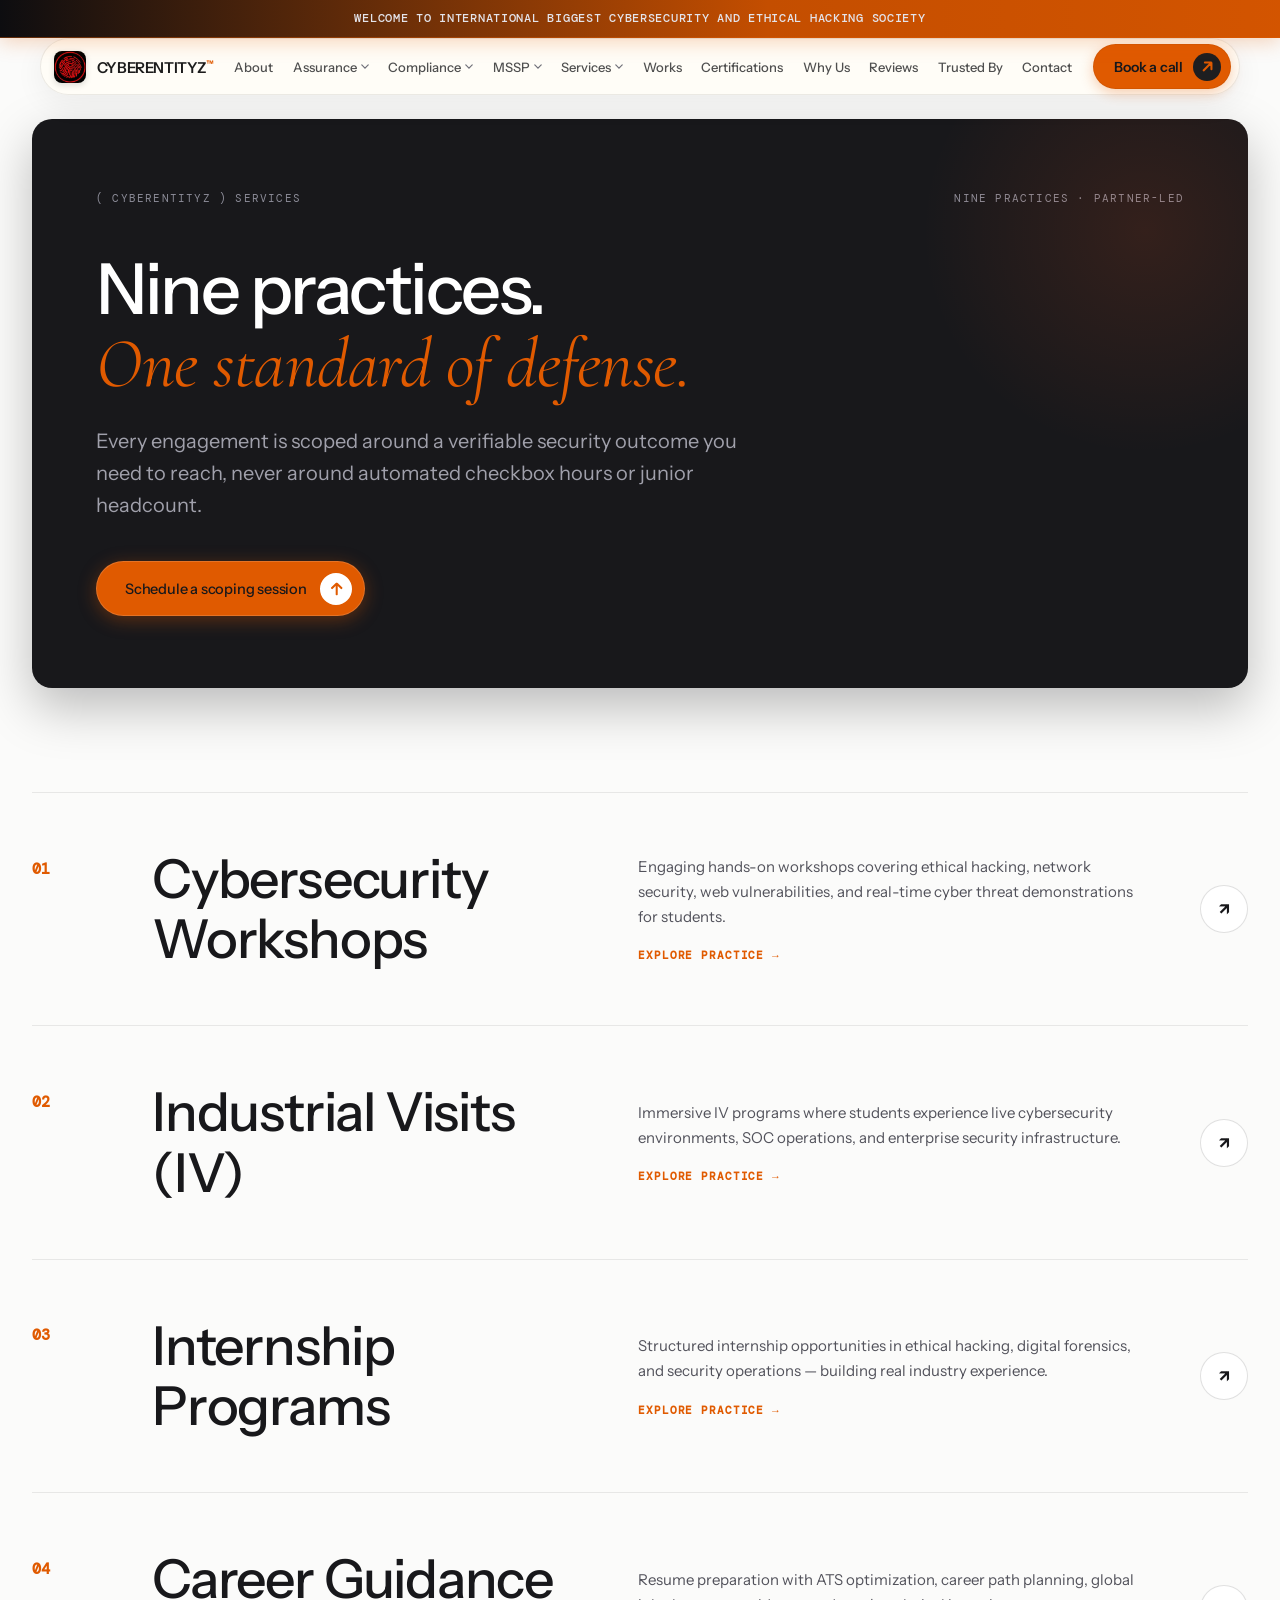
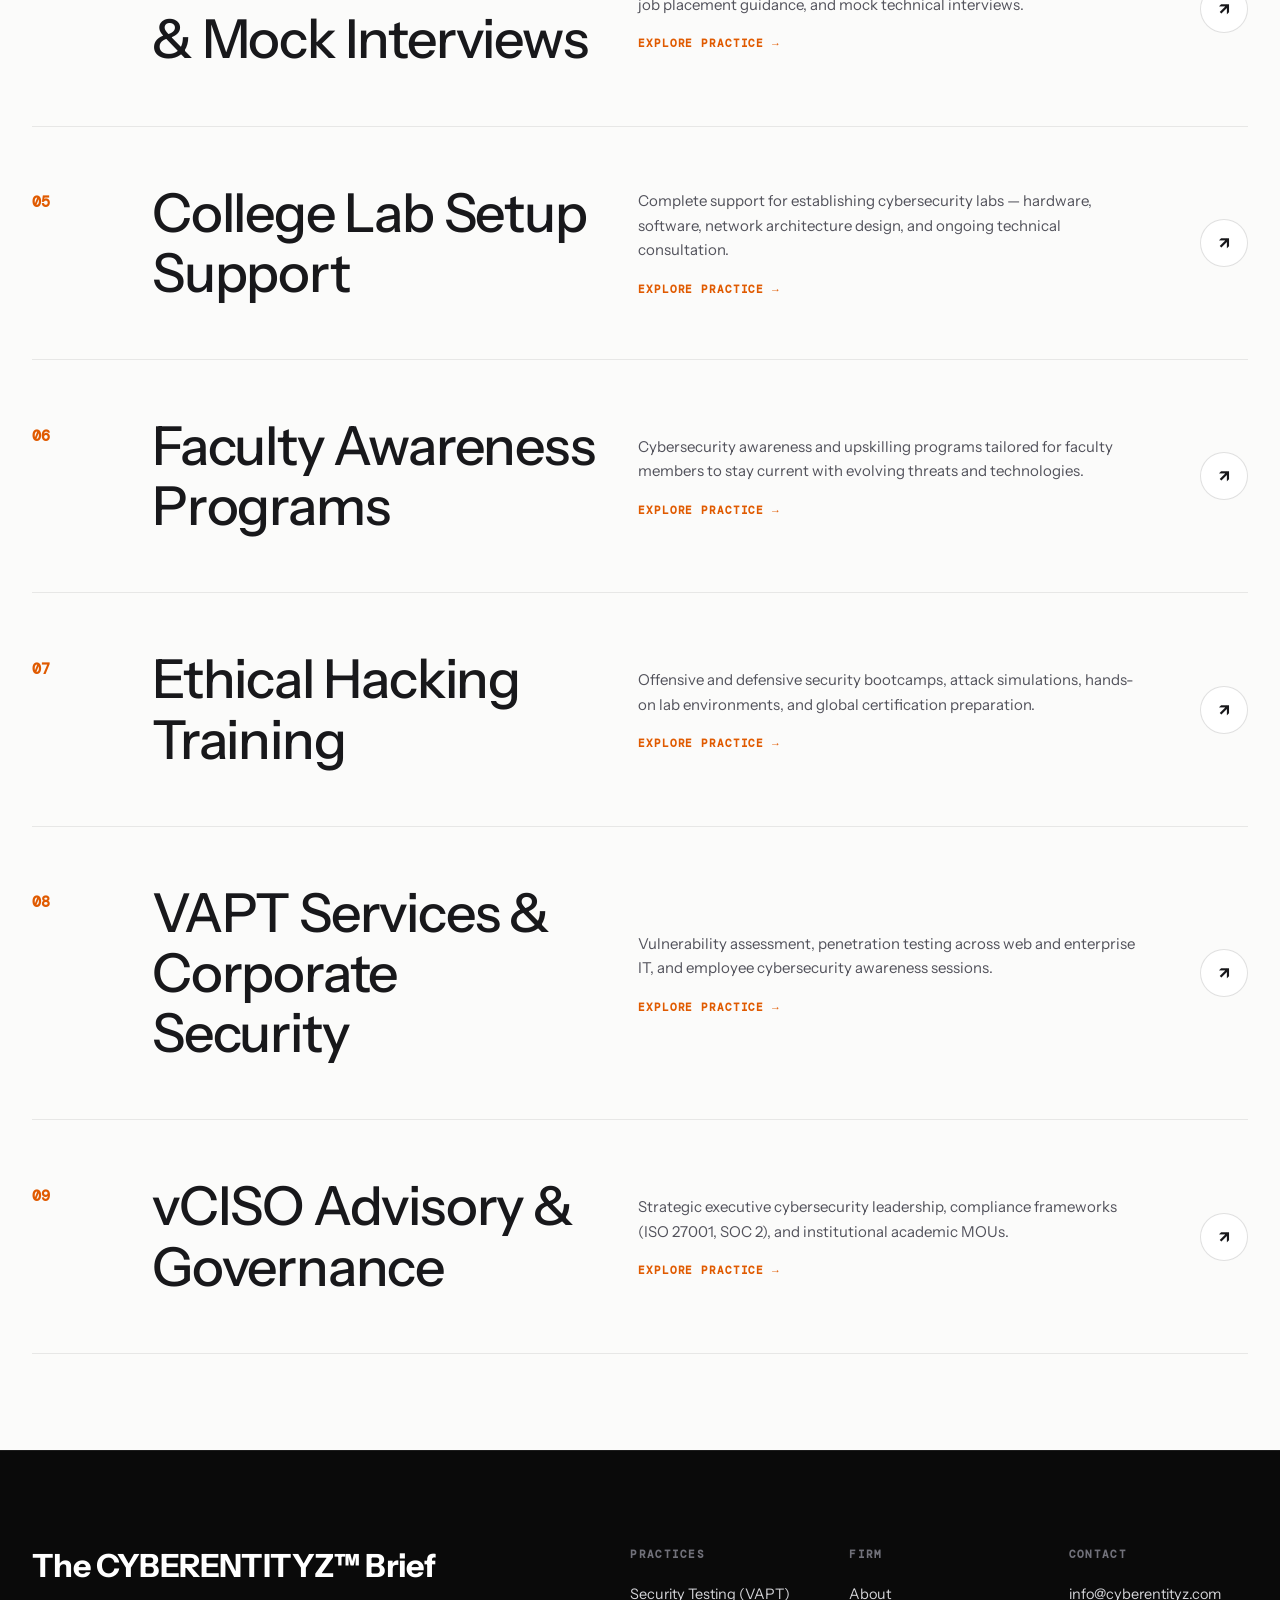
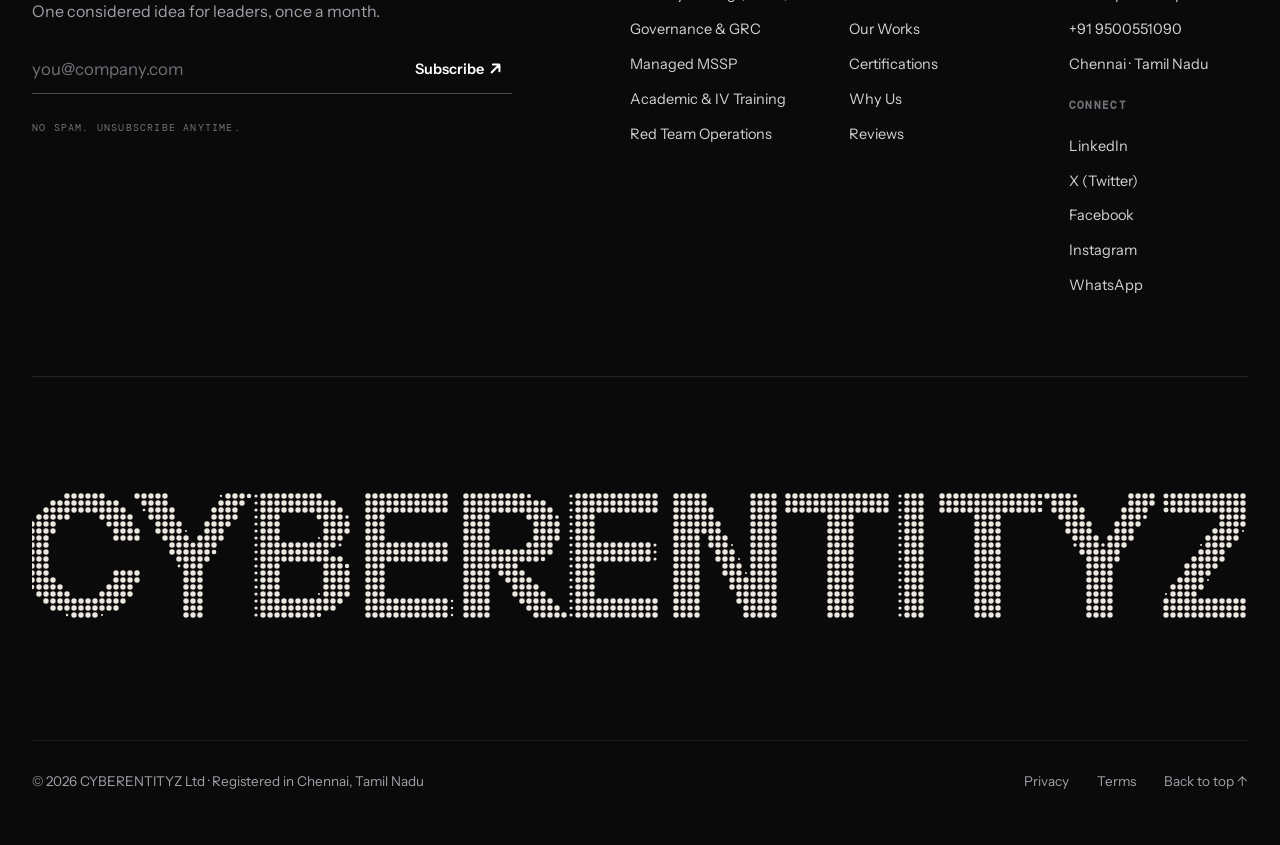
<file: services.html>
<!DOCTYPE html>
<html lang="en">
<head>
  <meta charset="UTF-8">
  <meta name="viewport" content="width=device-width, initial-scale=1.0">
  <title>Services &amp; Practice Areas — CYBERENTITYZ™</title>
  <meta name="description" content="Explore CYBERENTITYZ enterprise cybersecurity services, offensive penetration testing, corporate governance, and managed defense solutions.">
  <link rel="icon" type="image/jpeg" href="images/logo.jpeg">
  <link rel="preconnect" href="https://fonts.googleapis.com">
  <link rel="preconnect" href="https://fonts.gstatic.com" crossorigin>
  <link href="https://fonts.googleapis.com/css2?family=DM+Mono:ital,wght@0,300;0,400;0,500;1,400&family=Instrument+Sans:ital,wght@0,400;0,500;0,600;0,700;1,400;1,500;1,600;1,700&family=Cormorant+Garamond:ital,wght@0,400;0,600;1,400&display=swap" rel="stylesheet">
  <link rel="stylesheet" href="styles.css">
  <style>
    /* Dedicated Services Page Styling matching nordconsulting.framer.website/services */
    .services-page-body {
      background: #fbfbfa;
      color: #1c1c1c;
      min-height: 100vh;
    }

    .services-hero-container {
      padding: 1.5rem 0 3.5rem;
    }

    .services-dark-card {
      background: #18181b;
      color: #ffffff;
      border-radius: 20px;
      padding: 4.5rem 4rem;
      position: relative;
      overflow: hidden;
      box-shadow: 0 20px 50px rgba(0, 0, 0, 0.25);
    }

    .services-dark-card::after {
      content: '';
      position: absolute;
      top: -20%;
      right: -10%;
      width: 450px;
      height: 450px;
      background: radial-gradient(circle, rgba(255, 90, 31, 0.12) 0%, transparent 70%);
      pointer-events: none;
    }

    .services-kicker-row {
      display: flex;
      align-items: center;
      justify-content: space-between;
      margin-bottom: 3rem;
      font-family: var(--font-mono);
      font-size: 11px;
      letter-spacing: 1.2px;
      color: #8c8c98;
      text-transform: uppercase;
      flex-wrap: wrap;
      gap: 1rem;
    }

    .services-display-title {
      font-family: var(--font-sans);
      font-size: clamp(2.8rem, 5.5vw, 5.2rem);
      font-weight: 500;
      line-height: 1.05;
      letter-spacing: -2.5px;
      color: #ffffff;
      margin: 0 0 1.5rem;
    }

    .services-display-title .italic-serif-orange {
      font-family: 'Cormorant Garamond', Georgia, serif;
      font-style: italic;
      font-weight: 400;
      color: var(--color-orange);
      display: block;
      letter-spacing: -0.5px;
    }

    .services-lead-sub {
      font-family: var(--font-sans);
      font-size: clamp(1.05rem, 1.8vw, 1.25rem);
      line-height: 1.6;
      color: #a0a0ab;
      max-width: 680px;
      margin: 0 0 2.5rem;
    }

    /* Practices Overview List (Matching Screenshot: nordconsulting.framer.website/services) */
    .practices-list-wrap {
      padding: 3rem 0 6rem;
    }

    .practice-row-item {
      display: grid;
      grid-template-columns: 80px 1.4fr 1.6fr 60px;
      gap: 2.5rem;
      align-items: center;
      padding: 3.5rem 0;
      border-top: 1px solid rgba(0, 0, 0, 0.08);
      text-decoration: none;
      color: inherit;
      transition: background 0.3s cubic-bezier(0.16, 1, 0.3, 1), transform 0.3s ease;
      position: relative;
    }

    .practice-row-item:last-child {
      border-bottom: 1px solid rgba(0, 0, 0, 0.08);
    }

    .practice-row-item:hover {
      background: rgba(224, 90, 0, 0.02);
    }

    .p-num-orange {
      font-family: var(--font-mono);
      font-size: 15px;
      font-weight: 600;
      color: var(--red);
      align-self: flex-start;
      padding-top: 0.6rem;
    }

    .p-title-h2 {
      font-family: var(--font-sans);
      font-size: clamp(2.3rem, 4.2vw, 3.6rem);
      font-weight: 500;
      letter-spacing: -1.2px;
      line-height: 1.12;
      color: #18181b;
      margin: 0;
      transition: color 0.25s ease;
    }

    .practice-row-item:hover .p-title-h2 {
      color: var(--red);
    }

    .p-right-col {
      display: flex;
      align-items: center;
      gap: 2rem;
    }

    .p-desc-p {
      font-family: var(--font-sans);
      font-size: 15px;
      line-height: 1.65;
      color: #52525b;
      margin: 0 0 0.85rem;
    }

    .p-explore-link {
      display: inline-flex;
      align-items: center;
      gap: 0.4rem;
      font-family: var(--font-mono);
      font-size: 11px;
      font-weight: 700;
      text-transform: uppercase;
      letter-spacing: 0.08em;
      color: var(--red);
      text-decoration: none;
      transition: gap 0.2s ease;
    }

    .practice-row-item:hover .p-explore-link {
      gap: 0.65rem;
    }

    .p-thumb-preview {
      width: 150px;
      height: 90px;
      border-radius: 12px;
      object-fit: cover;
      box-shadow: 0 8px 24px rgba(0, 0, 0, 0.12);
      flex-shrink: 0;
      border: 1px solid rgba(0, 0, 0, 0.08);
    }

    .p-circle-arrow {
      width: 48px;
      height: 48px;
      border-radius: 50%;
      border: 1px solid rgba(0, 0, 0, 0.12);
      background: #ffffff;
      color: #18181b;
      display: flex;
      align-items: center;
      justify-content: center;
      font-size: 16px;
      font-weight: 700;
      transition: all 0.3s cubic-bezier(0.16, 1, 0.3, 1);
      justify-self: end;
      flex-shrink: 0;
    }

    .practice-row-item:hover .p-circle-arrow,
    .practice-row-item.active .p-circle-arrow {
      background: var(--red);
      color: #ffffff;
      border-color: var(--red);
      transform: rotate(45deg);
      box-shadow: 0 6px 18px rgba(224, 90, 0, 0.35);
    }
/* Full 80 Services Catalogue Grid */
    .catalogue-section {
      padding: 6rem 0 8rem;
    }

    .catalogue-header-row {
      display: flex;
      align-items: flex-end;
      justify-content: space-between;
      margin-bottom: 3.5rem;
      flex-wrap: wrap;
      gap: 2rem;
    }

    .catalogue-controls {
      display: flex;
      flex-direction: column;
      gap: 1.25rem;
      width: 100%;
      max-width: 640px;
    }

    .catalogue-search-input {
      width: 100%;
      padding: 1rem 1.4rem;
      border-radius: 9999px;
      border: 1px solid rgba(0, 0, 0, 0.15);
      background: #ffffff;
      font-family: var(--font-sans);
      font-size: 15px;
      color: #1c1c1c;
      box-shadow: 0 4px 16px rgba(0, 0, 0, 0.03);
      transition: border-color 0.25s ease, box-shadow 0.25s ease;
    }

    .catalogue-search-input:focus {
      outline: none;
      border-color: var(--color-orange);
      box-shadow: 0 0 0 3px rgba(255, 90, 31, 0.15);
    }

    .catalogue-domain-pills {
      display: flex;
      gap: 0.5rem;
      flex-wrap: wrap;
    }

    .domain-filter-btn {
      background: #ffffff;
      border: 1px solid rgba(0, 0, 0, 0.12);
      color: #555562;
      font-family: var(--font-mono);
      font-size: 12px;
      font-weight: 500;
      padding: 0.55rem 1.25rem;
      border-radius: 9999px;
      cursor: pointer;
      transition: all 0.2s ease;
    }

    .domain-filter-btn.active,
    .domain-filter-btn:hover {
      background: #1c1c1c;
      color: #ffffff;
      border-color: #1c1c1c;
    }

    .services-grid-layout {
      display: grid;
      grid-template-columns: repeat(3, 1fr);
      gap: 2rem;
    }

    .service-catalogue-card {
      background: #ffffff;
      border: 1px solid rgba(0, 0, 0, 0.08);
      border-radius: 16px;
      padding: 2.5rem 2rem;
      display: flex;
      flex-direction: column;
      text-decoration: none;
      color: inherit;
      transition: transform 0.3s var(--ease-nord), box-shadow 0.3s var(--ease-nord), border-color 0.3s var(--ease-nord);
    }

    .service-catalogue-card:hover {
      transform: translateY(-5px);
      border-color: rgba(255, 90, 31, 0.4);
      box-shadow: 0 16px 40px rgba(0, 0, 0, 0.06);
    }

    .card-meta-bar {
      display: flex;
      align-items: center;
      justify-content: space-between;
      margin-bottom: 1.25rem;
    }

    .card-category-mono {
      font-family: var(--font-mono);
      font-size: 11px;
      color: var(--color-orange);
      letter-spacing: 0.8px;
      text-transform: uppercase;
      font-weight: 500;
    }

    .card-domain-tag {
      font-family: var(--font-mono);
      font-size: 10px;
      padding: 0.25rem 0.65rem;
      border-radius: 9999px;
      background: #f4f3ee;
      color: #72727e;
      text-transform: uppercase;
    }

    .card-service-title {
      font-family: var(--font-sans);
      font-size: 1.45rem;
      font-weight: 600;
      color: #1c1c1c;
      margin: 0 0 0.65rem;
      letter-spacing: -0.4px;
      transition: color 0.2s ease;
    }

    .service-catalogue-card:hover .card-service-title {
      color: var(--color-orange);
    }

    .card-service-desc {
      font-family: var(--font-sans);
      font-size: 14px;
      line-height: 1.6;
      color: #555562;
      margin: 0 0 1.75rem;
      flex-grow: 1;
    }

    .card-footer-cta {
      display: flex;
      align-items: center;
      justify-content: space-between;
      padding-top: 1.25rem;
      border-top: 1px solid rgba(0, 0, 0, 0.06);
      font-family: var(--font-sans);
      font-size: 13px;
      font-weight: 600;
      color: #1c1c1c;
    }

    .service-catalogue-card:hover .card-footer-cta {
      color: var(--color-orange);
    }

    /* Single Service Detail View Container */
    #singleServiceView {
      display: none;
    }

    .detail-body-container {
      padding: 4rem 0 8rem;
    }

    .detail-columns-grid {
      display: grid;
      grid-template-columns: 1.45fr 0.92fr;
      gap: 4rem;
      align-items: start !important;
      position: relative;
    }

    .detail-main-content {
      min-width: 0;
    }

    .sticky-consult-col {
      position: -webkit-sticky !important;
      position: sticky !important;
      top: 90px !important;
      align-self: start !important;
      height: fit-content !important;
      z-index: 20 !important;
    }

    .threat-tag-cloud {
      display: flex;
      flex-wrap: wrap;
      gap: 0.65rem;
      margin: 1.5rem 0 3rem;
    }

    .threat-pill {
      font-family: var(--font-mono);
      font-size: 12px;
      background: #ffffff;
      border: 1px solid rgba(0, 0, 0, 0.1);
      padding: 0.45rem 0.95rem;
      border-radius: 9999px;
      color: #2a2a32;
    }

    .methodology-step-box {
      background: #ffffff;
      border: 1px solid rgba(0, 0, 0, 0.08);
      border-radius: 12px;
      padding: 1.75rem;
      margin-bottom: 1.25rem;
    }

    .m-step-kicker {
      font-family: var(--font-mono);
      font-size: 11px;
      color: var(--color-orange);
      margin-bottom: 0.35rem;
      text-transform: uppercase;
    }

    .m-step-title {
      font-family: var(--font-sans);
      font-size: 1.25rem;
      font-weight: 600;
      color: #1c1c1c;
      margin: 0 0 0.5rem;
    }

    .m-step-desc {
      font-family: var(--font-sans);
      font-size: 14px;
      line-height: 1.6;
      color: #555562;
      margin: 0;
    }

    .sticky-consult-card {
      background: #ffffff;
      border: 1px solid rgba(0, 0, 0, 0.1);
      border-radius: 18px;
      padding: 2.75rem 2.25rem;
      position: -webkit-sticky !important;
      position: sticky !important;
      top: 90px !important;
      box-shadow: 0 16px 40px rgba(0, 0, 0, 0.06);
      align-self: start !important;
      z-index: 20 !important;
    }

    @media (max-width: 1024px) {
      .practice-row-item {
        grid-template-columns: 50px 1fr 40px;
      }
      .practice-row-item .p-desc-p {
        grid-column: 2 / -1;
      }
      .services-grid-layout {
        grid-template-columns: repeat(2, 1fr);
      }
    }

    @media (max-width: 900px) {
      .detail-columns-grid {
        grid-template-columns: 1fr !important;
      }
      .sticky-consult-col,
      .sticky-consult-card {
        position: static !important;
        top: auto !important;
      }
    }

    @media (max-width: 640px) {
      .services-dark-card {
        padding: 2.75rem 1.75rem;
      }
      .practice-row-item {
        grid-template-columns: 1fr;
        gap: 1rem;
      }
      .practice-row-item .p-circle-arrow {
        justify-self: start;
      }
      .services-grid-layout {
        grid-template-columns: 1fr;
      }
    }
  </style>
</head>
<body class="services-page-body">

  <!-- TOP ANNOUNCEMENT STRIP -->
  <aside class="top-announcement-strip" id="topAnnouncementStrip">
    <div class="container announcement-center-wrap">
      <span class="announcement-text-center">Welcome to International Biggest Cybersecurity and Ethical Hacking Society</span>
    </div>
  </aside>

  <!-- NAVBAR -->
  <header class="site-header-mega" id="siteHeader">
    <div class="container nav-inner-wrap">
      
      <!-- Brand Logo (Official CYBERENTITYZ Logo) -->
      <a href="index.html#hero" class="brand-monogram-box">
        <img src="images/logo.jpeg" alt="CYBERENTITYZ Logo" class="brand-monogram-logo">
        <div class="brand-titles">
          <span class="brand-primary-name">CYBERENTITYZ<span class="sup-tm">™</span></span>
        </div>
      </a>

      <!-- Navigation Links with Mega-Menus (Order: Assurance, Compliance, MSSP, Services) -->
      <nav class="mega-nav-list" id="megaNavList">
        <a href="index.html#about" class="nav-simple-link">About</a>

        <!-- 1. ASSURANCE MEGA-MENU -->
        <div class="nav-dropdown-item has-megamenu">
          <button class="nav-trigger-btn" aria-expanded="false" onclick="toggleNavDropdown(this, event)">
            <span>Assurance</span>
            <svg class="chevron-svg" viewBox="0 0 10 6" fill="none" stroke="currentColor"><path d="M1 1l4 4 4-4" stroke-width="1.5" stroke-linecap="round"/></svg>
          </button>
          <div class="megamenu-panel megamenu-wide">
            <div class="megamenu-grid-3">
              <div class="megamenu-col">
                <div class="megamenu-col-badge">SECURITY TESTING (VAPT)</div>
                <ul class="megamenu-links-list">
                  <li><a href="services.html?service=web-application-vapt">Web Application VAPT</a></li>
                  <li><a href="services.html?service=mobile-app-security">Mobile App Security</a></li>
                  <li><a href="services.html?service=api-security-testing">API Security Testing</a></li>
                  <li><a href="services.html?service=cloud-security-testing">Cloud Security Assessment</a></li>
                  <li><a href="services.html?service=network-security-testing">Network Security Audit</a></li>
                  <li><a href="services.html?service=iot-penetration-testing">IoT Penetration Testing</a></li>
                  <li><a href="services.html?service=ot-security-testing">OT / SCADA Security</a></li>
                  <li><a href="services.html?service=database-penetration-testing">Database Penetration</a></li>
                  <li><a href="services.html?service=wireless-security-testing">Wireless Security</a></li>
                  <li><a href="services.html?service=crest-vapt">CREST VAPT</a></li>
                </ul>
              </div>
              <div class="megamenu-col">
                <div class="megamenu-col-badge">ADVANCED ASSESSMENT</div>
                <ul class="megamenu-links-list">
                  <li><a href="services.html?service=red-team-operations">Red Team Operations</a></li>
                  <li><a href="services.html?service=ai-llm-security-testing">AI / LLM Security Audit</a></li>
                  <li><a href="services.html?service=digital-forensics-incident-response">Digital Forensics</a></li>
                  <li><a href="services.html?service=cyber-intelligence">Cyber Intelligence</a></li>
                  <li><a href="services.html?service=secure-code-review">Secure Code Review</a></li>
                  <li><a href="services.html?service=devsecops">DevSecOps</a></li>
                  <li><a href="services.html?service=hardware-security">Hardware Security</a></li>
                  <li><a href="services.html?service=thick-client-security">Thick Client Security</a></li>
                  <li><a href="services.html?service=host-level-security">Host Level Security</a></li>
                  <li><a href="services.html?service=automotive-vapt">Automotive VAPT</a></li>
                  <li><a href="services.html?service=telecom-vapt">Telecom VAPT</a></li>
                </ul>
              </div>
              <div class="megamenu-col">
                <div class="megamenu-col-badge">DATA &amp; PRIVACY</div>
                <ul class="megamenu-links-list">
                  <li><a href="services.html?service=data-security-audit">Data Security Audit</a></li>
                  <li><a href="services.html?service=data-privacy-audit">Data Privacy Audit</a></li>
                  <li><a href="services.html?service=data-masking-privacy">Data Masking &amp; Privacy</a></li>
                  <li><a href="services.html?service=dspm">DSPM</a></li>
                  <li><a href="services.html?service=data-breach-simulation">Data Breach Simulation</a></li>
                  <li><a href="services.html?service=sbom-sca">SBOM &amp; SCA</a></li>
                  <li><a href="services.html?service=website-security">Website Security</a></li>
                  <li><a href="services.html" class="megamenu-see-all">All Assurance Services →</a></li>
                </ul>
              </div>
            </div>
            <div class="megamenu-bottom-bar">
              <span class="megamenu-bottom-hint">End-to-end offensive security testing &amp; vulnerability management.</span>
              <a href="services.html" class="megamenu-bottom-btn">All Assurance Services ↗</a>
            </div>
          </div>
        </div>

        <!-- 2. COMPLIANCE MEGA-MENU -->
        <div class="nav-dropdown-item has-megamenu">
          <button class="nav-trigger-btn" aria-expanded="false" onclick="toggleNavDropdown(this, event)">
            <span>Compliance</span>
            <svg class="chevron-svg" viewBox="0 0 10 6" fill="none" stroke="currentColor"><path d="M1 1l4 4 4-4" stroke-width="1.5" stroke-linecap="round"/></svg>
          </button>
          <div class="megamenu-panel megamenu-wide">
            <div class="megamenu-grid-3">
              <div class="megamenu-col">
                <div class="megamenu-col-badge">COMPLIANCE FRAMEWORKS</div>
                <ul class="megamenu-links-list">
                  <li><a href="services.html?service=iso-27001">ISO 27001:2022</a></li>
                  <li><a href="services.html?service=soc-2-compliance">SOC 2</a></li>
                  <li><a href="services.html?service=pci-dss">PCI-DSS</a></li>
                  <li><a href="services.html?service=hipaa">HIPAA</a></li>
                  <li><a href="services.html?service=gdpr">GDPR</a></li>
                  <li><a href="services.html?service=dpdpa-compliance">DPDPA</a></li>
                  <li><a href="services.html?service=nist-csf">NIST CSF</a></li>
                  <li><a href="services.html?service=irdai">IRDAI</a></li>
                  <li><a href="services.html?service=iso-22301">ISO 22301 (BCP)</a></li>
                  <li><a href="services.html?service=iso-42001">ISO 42001 (AI)</a></li>
                  <li><a href="services.html?service=iec-62443">IEC 62443 (OT)</a></li>
                  <li><a href="services.html?service=iso-21434">ISO 21434 (Automotive)</a></li>
                </ul>
              </div>
              <div class="megamenu-col">
                <div class="megamenu-col-badge">GRC SERVICES</div>
                <ul class="megamenu-links-list">
                  <li><a href="services.html?service=grc-framework">GRC Framework</a></li>
                  <li><a href="services.html?service=cyber-risk-assessment">Cyber Risk Assessment</a></li>
                  <li><a href="services.html?service=third-party-risk-management">Third-Party Risk (TPRM)</a></li>
                  <li><a href="services.html?service=data-privacy-compliance">Data Privacy Compliance</a></li>
                  <li><a href="services.html?service=data-retention-policy">Data Retention Policy</a></li>
                  <li><a href="services.html?service=national-security-compliance">National Security Compliance</a></li>
                  <li><a href="services.html?service=cyber-insurance">Cybersecurity Insurance</a></li>
                  <li><a href="services.html" class="megamenu-see-all">All Compliance →</a></li>
                </ul>
              </div>
              <div class="megamenu-col">
                <div class="megamenu-col-badge">CERTIFICATIONS</div>
                <ul class="megamenu-links-list">
                  <li><a href="index.html#certifications">CompTIA (Security+, CySA+)</a></li>
                  <li><a href="index.html#certifications">EC-Council (CEH, CPENT, CHFI)</a></li>
                  <li><a href="index.html#certifications">OffSec (OSCP, OSEP, OSDA)</a></li>
                  <li><a href="index.html#certifications">ISC² (CISSP, CCSP)</a></li>
                  <li><a href="index.html#certifications">ISACA (CISA, CISM)</a></li>
                  <li><a href="index.html#certifications">Cisco CyberOps Associate</a></li>
                </ul>
              </div>
            </div>
            <div class="megamenu-bottom-bar">
              <span class="megamenu-bottom-hint">Regulatory compliance, GRC frameworks &amp; risk management programs.</span>
              <a href="services.html" class="megamenu-bottom-btn">All Compliance Services ↗</a>
            </div>
          </div>
        </div>

        <!-- 3. MSSP MEGA-MENU -->
        <div class="nav-dropdown-item has-megamenu">
          <button class="nav-trigger-btn" aria-expanded="false" onclick="toggleNavDropdown(this, event)">
            <span>MSSP</span>
            <svg class="chevron-svg" viewBox="0 0 10 6" fill="none" stroke="currentColor"><path d="M1 1l4 4 4-4" stroke-width="1.5" stroke-linecap="round"/></svg>
          </button>
          <div class="megamenu-panel megamenu-wide">
            <div class="megamenu-grid-3">
              <div class="megamenu-col">
                <div class="megamenu-col-badge">MANAGED SECURITY</div>
                <ul class="megamenu-links-list">
                  <li><a href="services.html?service=mssp">Managed Security (MSSP)</a></li>
                  <li><a href="services.html?service=soc-as-a-service">SOC as a Service</a></li>
                  <li><a href="services.html?service=vciso-advisory">V-CISO</a></li>
                  <li><a href="services.html?service=incident-response">Incident Response</a></li>
                  <li><a href="services.html?service=virtual-security-team">Virtual Security Team</a></li>
                </ul>
              </div>
              <div class="megamenu-col">
                <div class="megamenu-col-badge">CONTINUOUS MONITORING</div>
                <ul class="megamenu-links-list">
                  <li><a href="services.html?service=soar-integration">SOAR Integration</a></li>
                  <li><a href="services.html?service=security-monitoring">Security Monitoring</a></li>
                  <li><a href="services.html?service=threat-intelligence-platform">Threat Intelligence Platform</a></li>
                  <li><a href="services.html?service=cyber-threat-intelligence">Cyber Threat Intelligence</a></li>
                  <li><a href="services.html?service=lateral-movement-detection">Lateral Movement Detection</a></li>
                  <li><a href="services.html?service=pentest-as-service">Penetration Test as Service</a></li>
                </ul>
              </div>
              <div class="megamenu-col">
                <div class="megamenu-col-badge">DEFENSIVE OPS</div>
                <ul class="megamenu-links-list">
                  <li><a href="services.html?service=perimeter-security">Perimeter Security</a></li>
                  <li><a href="services.html?service=access-control-review">Access Control Review</a></li>
                  <li><a href="services.html?service=cloud-config-review">Cloud Config Review</a></li>
                  <li><a href="services.html?service=cdn-security">CDN Security</a></li>
                  <li><a href="services.html?service=network-architecture">Network Architecture</a></li>
                  <li><a href="services.html?service=cloud-security-management">Cloud Security Management</a></li>
                  <li><a href="services.html?service=virtualization-security">Virtualization Security</a></li>
                  <li><a href="services.html" class="megamenu-see-all">All MSSP Services →</a></li>
                </ul>
              </div>
            </div>
            <div class="megamenu-bottom-bar">
              <span class="megamenu-bottom-hint">24/7 managed security operations, monitoring &amp; defensive infrastructure.</span>
              <a href="services.html" class="megamenu-bottom-btn">All MSSP Services ↗</a>
            </div>
          </div>
        </div>

        <!-- 4. SERVICES MEGA-MENU -->
        <div class="nav-dropdown-item has-megamenu">
          <button class="nav-trigger-btn" aria-expanded="false" onclick="toggleNavDropdown(this, event)">
            <span>Services</span>
            <svg class="chevron-svg" viewBox="0 0 10 6" fill="none" stroke="currentColor"><path d="M1 1l4 4 4-4" stroke-width="1.5" stroke-linecap="round"/></svg>
          </button>
          <div class="megamenu-panel">
            <div class="megamenu-grid-3">
              <!-- DOMAIN 1: WORKSHOPS & ACADEMIC -->
              <div class="megamenu-col">
                <div class="megamenu-col-badge">TRAINING &amp; ACADEMIC</div>
                <h4 class="megamenu-col-heading">Workshops &amp; Labs</h4>
                <p class="megamenu-col-sub">Practical ethical hacking, industrial visits &amp; lab infrastructure</p>
                <ul class="megamenu-links-list">
                  <li><a href="services.html?service=cybersecurity-workshops">Cybersecurity Workshops</a></li>
                  <li><a href="services.html?service=industrial-visits">Industrial Visits (IV)</a></li>
                  <li><a href="services.html?service=internship-programs">Internship Programs</a></li>
                  <li><a href="services.html?service=career-guidance-mock-interviews">Career Guidance &amp; Mocks</a></li>
                  <li><a href="services.html?service=college-lab-setup-support">College Lab Setup Support</a></li>
                  <li><a href="services.html?service=faculty-awareness-programs">Faculty Awareness Programs</a></li>
                </ul>
              </div>

              <!-- DOMAIN 2: CORPORATE DEFENSE & VAPT -->
              <div class="megamenu-col">
                <div class="megamenu-col-badge">ENTERPRISE SECURITY</div>
                <h4 class="megamenu-col-heading">Corporate Defense</h4>
                <p class="megamenu-col-sub">Real-world attack simulations, VAPT &amp; executive advisory</p>
                <ul class="megamenu-links-list">
                  <li><a href="services.html?service=ethical-hacking-training">Ethical Hacking Society</a></li>
                  <li><a href="services.html?service=vapt-services">VAPT &amp; Pen-Testing</a></li>
                  <li><a href="services.html?service=vapt-services">Corporate Security Sessions</a></li>
                  <li><a href="services.html?service=vciso-advisory">vCISO &amp; Governance</a></li>
                  <li><a href="services.html?service=college-lab-setup-support">Collegiate Academic MOUs</a></li>
                </ul>
              </div>

              <!-- DOMAIN 3: GLOBAL CERTIFICATIONS -->
              <div class="megamenu-col">
                <div class="megamenu-col-badge">GLOBAL CERTIFICATIONS</div>
                <h4 class="megamenu-col-heading">Certification Training</h4>
                <p class="megamenu-col-sub">Accredited bootcamps mapped to international standards</p>
                <ul class="megamenu-links-list">
                  <li><a href="index.html#certifications">CompTIA (Security+, CySA+, CASP+)</a></li>
                  <li><a href="index.html#certifications">EC-Council (CEH, CPENT, CHFI)</a></li>
                  <li><a href="index.html#certifications">OffSec (OSCP, OSEP, OSDA)</a></li>
                  <li><a href="index.html#certifications">ISC² · ISACA (CISSP, CCSP, CISA)</a></li>
                  <li><a href="index.html#certifications">Cisco CyberOps Associate</a></li>
                </ul>
              </div>
            </div>

            <!-- Bottom Quick Bar -->
            <div class="megamenu-bottom-bar">
              <span class="megamenu-bottom-hint">Delivering world-class cybersecurity training and enterprise solutions from Chennai to the world.</span>
              <a href="services.html" class="megamenu-bottom-btn">Explore All Services &amp; Practices ↗</a>
            </div>
          </div>
        </div>
        <a href="index.html#works" class="nav-simple-link">Works</a>
        <a href="index.html#certifications" class="nav-simple-link">Certifications</a>
        <a href="index.html#why" class="nav-simple-link">Why Us</a>
        <a href="index.html#testimonials" class="nav-simple-link">Reviews</a>
        <a href="index.html#trustedBy" class="nav-simple-link">Trusted By</a>
        <a href="contact.html" class="nav-simple-link">Contact</a>
      </nav>

      <!-- Nav CTA Button matching screenshot (Orange Pill with Dark Arrow Circle) -->
      <div class="nav-cta-actions">
        <a href="contact.html" class="btn-book-call">
          <span class="btn-text-full">Book a call</span>
          <span class="btn-text-mobile">Contact</span>
          <span class="pill-circle-dark"><svg width="13" height="13" viewBox="0 0 14 14" fill="none" stroke="currentColor" stroke-width="2.2" stroke-linecap="round" stroke-linejoin="round"><path d="M1 7h12M8 2l5 5-5 5"/></svg></span>
        </a>
        <button class="mobile-hamburger" id="mobileHamburger" aria-label="Toggle menu" onclick="openMobileMenu()">
          <span class="ham-line"></span>
          <span class="ham-line"></span>
          <span class="ham-line"></span>
        </button>
      </div>

    </div>
  </header>

  <!-- MOBILE MENU MODAL (MATCHING IMAGES 1 & 2) -->
    <!-- MOBILE MENU MODAL (ACCORDION DRAWER - EXACT MATCH TO USER REFERENCE) -->
  <div class="mobile-menu-backdrop" id="mobileMenuBackdrop" onclick="closeMobileMenu()"></div>
  <div class="mobile-menu-card" id="mobileMenuCard" role="dialog" aria-modal="true" aria-label="Navigation Menu">
    <div class="mobile-menu-header">
      <a href="index.html#hero" class="mobile-brand-box" onclick="closeMobileMenu()">
        <img src="images/logo.jpeg" alt="CYBERENTITYZ Logo" class="mobile-brand-logo">
        <span class="mobile-brand-name">CYBERENTITYZ</span>
      </a>
      <button type="button" class="mobile-menu-close-btn" id="mobileMenuClose" onclick="closeMobileMenu()" aria-label="Close menu">
        <svg width="18" height="18" viewBox="0 0 16 16" fill="none" stroke="currentColor" stroke-width="2.2" stroke-linecap="round"><path d="M3 3l10 10M13 3L3 13"/></svg>
      </button>
    </div>

    <div class="mobile-menu-nav-scroll">
      <!-- QUICK CONTACT ACTION (VISIBLE IMMEDIATELY ON MOBILE DRAWER OPEN) -->
      <div class="mobile-menu-quick-contact">
        <a href="contact.html" class="mobile-quick-contact-btn" onclick="closeMobileMenu()">
          <div class="mobile-quick-contact-left">
            <span class="mobile-quick-badge">READY TO SECURE?</span>
            <span class="mobile-quick-title">Contact Our Security Team</span>
          </div>
          <span class="mobile-quick-arrow">
            <svg width="14" height="14" viewBox="0 0 14 14" fill="none" stroke="currentColor" stroke-width="2.2" stroke-linecap="round" stroke-linejoin="round"><path d="M1 7h12M8 2l5 5-5 5"/></svg>
          </span>
        </a>
      </div>
      <!-- 1. ABOUT US ACCORDION -->
      <div class="mobile-accordion-item">
        <button type="button" class="mobile-accordion-header" onclick="toggleMobileAccordion(this)">
          <span>About Us</span>
          <svg class="mobile-accordion-chevron" viewBox="0 0 12 8" fill="none" stroke="currentColor" stroke-width="2" stroke-linecap="round"><path d="M1 1.5l5 5 5-5"/></svg>
        </button>
        <div class="mobile-accordion-body">
          <a href="index.html#about" class="mobile-sublink" onclick="closeMobileMenu()">About Cyberentityz →</a>
          <a href="index.html#why" class="mobile-sublink" onclick="closeMobileMenu()">Why Choose Us</a>
          <a href="index.html#works" class="mobile-sublink" onclick="closeMobileMenu()">Works &amp; Case Studies</a>
          <a href="index.html#testimonials" class="mobile-sublink" onclick="closeMobileMenu()">Client Reviews</a>
          <a href="index.html#trustedBy" class="mobile-sublink" onclick="closeMobileMenu()">Trusted Partners</a>
        </div>
      </div>

      <!-- 2. ASSURANCE ACCORDION (MATCHING USER REFERENCE) -->
      <div class="mobile-accordion-item active">
        <button type="button" class="mobile-accordion-header" onclick="toggleMobileAccordion(this)">
          <span>Assurance</span>
          <svg class="mobile-accordion-chevron" viewBox="0 0 12 8" fill="none" stroke="currentColor" stroke-width="2" stroke-linecap="round"><path d="M1 1.5l5 5 5-5"/></svg>
        </button>
        <div class="mobile-accordion-body">
          <span class="mobile-sub-badge">SECURITY TESTING (VAPT)</span>
          <a href="services.html?service=web-application-vapt" class="mobile-sublink" onclick="closeMobileMenu()">Web Application VAPT →</a>
          <a href="services.html?service=mobile-app-security" class="mobile-sublink" onclick="closeMobileMenu()">Mobile App Security</a>
          <a href="services.html?service=api-security-testing" class="mobile-sublink" onclick="closeMobileMenu()">API Security Testing</a>
          <a href="services.html?service=cloud-security-testing" class="mobile-sublink" onclick="closeMobileMenu()">Cloud Security Assessment</a>
          <a href="services.html?service=network-security-testing" class="mobile-sublink" onclick="closeMobileMenu()">Network Security Audit</a>
          <a href="services.html?service=iot-penetration-testing" class="mobile-sublink" onclick="closeMobileMenu()">IoT Penetration Testing</a>
          <a href="services.html?service=ot-security-testing" class="mobile-sublink" onclick="closeMobileMenu()">OT / SCADA Security</a>
          <a href="services.html?service=database-penetration-testing" class="mobile-sublink" onclick="closeMobileMenu()">Database Penetration</a>
          <a href="services.html?service=wireless-security-testing" class="mobile-sublink" onclick="closeMobileMenu()">Wireless Security</a>
          <a href="services.html?service=crest-vapt" class="mobile-sublink" onclick="closeMobileMenu()">CREST VAPT</a>

          <span class="mobile-sub-badge">ADVANCED ASSESSMENT</span>
          <a href="services.html?service=red-team-operations" class="mobile-sublink" onclick="closeMobileMenu()">Red Team Operations</a>
          <a href="services.html?service=ai-llm-security-testing" class="mobile-sublink" onclick="closeMobileMenu()">AI / LLM Security Audit</a>
          <a href="services.html?service=digital-forensics-incident-response" class="mobile-sublink" onclick="closeMobileMenu()">Digital Forensics (DFIR)</a>
          <a href="services.html?service=cyber-intelligence" class="mobile-sublink" onclick="closeMobileMenu()">Cyber Intelligence</a>
          <a href="services.html?service=secure-code-review" class="mobile-sublink" onclick="closeMobileMenu()">Secure Code Review</a>
          <a href="services.html?service=devsecops" class="mobile-sublink" onclick="closeMobileMenu()">DevSecOps</a>
          <a href="services.html?service=hardware-security" class="mobile-sublink" onclick="closeMobileMenu()">Hardware Security</a>
          <a href="services.html?service=thick-client-security" class="mobile-sublink" onclick="closeMobileMenu()">Thick Client Security</a>
          <a href="services.html?service=host-level-security" class="mobile-sublink" onclick="closeMobileMenu()">Host Level Security</a>
          <a href="services.html?service=automotive-vapt" class="mobile-sublink" onclick="closeMobileMenu()">Automotive VAPT</a>
          <a href="services.html?service=telecom-vapt" class="mobile-sublink" onclick="closeMobileMenu()">Telecom VAPT</a>

          <span class="mobile-sub-badge">DATA &amp; PRIVACY</span>
          <a href="services.html?service=data-security-audit" class="mobile-sublink" onclick="closeMobileMenu()">Data Security Audit</a>
          <a href="services.html?service=data-privacy-audit" class="mobile-sublink" onclick="closeMobileMenu()">Data Privacy Audit</a>
          <a href="services.html?service=data-masking-privacy" class="mobile-sublink" onclick="closeMobileMenu()">Data Masking &amp; Privacy</a>
          <a href="services.html?service=dspm" class="mobile-sublink" onclick="closeMobileMenu()">DSPM</a>
          <a href="services.html?service=data-breach-simulation" class="mobile-sublink" onclick="closeMobileMenu()">Data Breach Simulation</a>
          <a href="services.html?service=sbom-sca" class="mobile-sublink" onclick="closeMobileMenu()">SBOM &amp; SCA</a>
          <a href="services.html?service=website-security" class="mobile-sublink" onclick="closeMobileMenu()">Website Security</a>
          <a href="services.html" class="mobile-sublink mobile-sublink-see-all" onclick="closeMobileMenu()">All Assurance Services →</a>
        </div>
      </div>

      <!-- 3. COMPLIANCE ACCORDION -->
      <div class="mobile-accordion-item">
        <button type="button" class="mobile-accordion-header" onclick="toggleMobileAccordion(this)">
          <span>Compliance</span>
          <svg class="mobile-accordion-chevron" viewBox="0 0 12 8" fill="none" stroke="currentColor" stroke-width="2" stroke-linecap="round"><path d="M1 1.5l5 5 5-5"/></svg>
        </button>
        <div class="mobile-accordion-body">
          <span class="mobile-sub-badge">COMPLIANCE FRAMEWORKS</span>
          <a href="services.html?service=iso-27001" class="mobile-sublink" onclick="closeMobileMenu()">ISO 27001:2022</a>
          <a href="services.html?service=soc-2-compliance" class="mobile-sublink" onclick="closeMobileMenu()">SOC 2</a>
          <a href="services.html?service=pci-dss" class="mobile-sublink" onclick="closeMobileMenu()">PCI-DSS</a>
          <a href="services.html?service=hipaa" class="mobile-sublink" onclick="closeMobileMenu()">HIPAA</a>
          <a href="services.html?service=gdpr" class="mobile-sublink" onclick="closeMobileMenu()">GDPR</a>
          <a href="services.html?service=dpdpa-compliance" class="mobile-sublink" onclick="closeMobileMenu()">DPDPA</a>
          <a href="services.html?service=nist-csf" class="mobile-sublink" onclick="closeMobileMenu()">NIST CSF</a>
          <a href="services.html?service=irdai" class="mobile-sublink" onclick="closeMobileMenu()">IRDAI</a>
          <a href="services.html?service=iso-22301" class="mobile-sublink" onclick="closeMobileMenu()">ISO 22301 (BCP)</a>
          <a href="services.html?service=iso-42001" class="mobile-sublink" onclick="closeMobileMenu()">ISO 42001 (AI)</a>
          <a href="services.html?service=iec-62443" class="mobile-sublink" onclick="closeMobileMenu()">IEC 62443 (OT)</a>
          <a href="services.html?service=iso-21434" class="mobile-sublink" onclick="closeMobileMenu()">ISO 21434 (Automotive)</a>

          <span class="mobile-sub-badge">GRC SERVICES</span>
          <a href="services.html?service=grc-framework" class="mobile-sublink" onclick="closeMobileMenu()">GRC Framework</a>
          <a href="services.html?service=cyber-risk-assessment" class="mobile-sublink" onclick="closeMobileMenu()">Cyber Risk Assessment</a>
          <a href="services.html?service=third-party-risk-management" class="mobile-sublink" onclick="closeMobileMenu()">Third-Party Risk (TPRM)</a>
          <a href="services.html?service=data-privacy-compliance" class="mobile-sublink" onclick="closeMobileMenu()">Data Privacy Compliance</a>
          <a href="services.html?service=data-retention-policy" class="mobile-sublink" onclick="closeMobileMenu()">Data Retention Policy</a>
          <a href="services.html?service=national-security-compliance" class="mobile-sublink" onclick="closeMobileMenu()">National Security Compliance</a>
          <a href="services.html?service=cyber-insurance" class="mobile-sublink" onclick="closeMobileMenu()">Cybersecurity Insurance</a>
          <a href="services.html" class="mobile-sublink mobile-sublink-see-all" onclick="closeMobileMenu()">All Compliance Services →</a>
        </div>
      </div>

      <!-- 4. MSSP ACCORDION -->
      <div class="mobile-accordion-item">
        <button type="button" class="mobile-accordion-header" onclick="toggleMobileAccordion(this)">
          <span>MSSP</span>
          <svg class="mobile-accordion-chevron" viewBox="0 0 12 8" fill="none" stroke="currentColor" stroke-width="2" stroke-linecap="round"><path d="M1 1.5l5 5 5-5"/></svg>
        </button>
        <div class="mobile-accordion-body">
          <span class="mobile-sub-badge">MANAGED SECURITY</span>
          <a href="services.html?service=mssp" class="mobile-sublink" onclick="closeMobileMenu()">Managed Security (MSSP)</a>
          <a href="services.html?service=soc-as-a-service" class="mobile-sublink" onclick="closeMobileMenu()">SOC as a Service</a>
          <a href="services.html?service=vciso-advisory" class="mobile-sublink" onclick="closeMobileMenu()">V-CISO</a>
          <a href="services.html?service=incident-response" class="mobile-sublink" onclick="closeMobileMenu()">Incident Response</a>
          <a href="services.html?service=virtual-security-team" class="mobile-sublink" onclick="closeMobileMenu()">Virtual Security Team</a>

          <span class="mobile-sub-badge">CONTINUOUS MONITORING</span>
          <a href="services.html?service=soar-integration" class="mobile-sublink" onclick="closeMobileMenu()">SOAR Integration</a>
          <a href="services.html?service=security-monitoring" class="mobile-sublink" onclick="closeMobileMenu()">Security Monitoring</a>
          <a href="services.html?service=threat-intelligence-platform" class="mobile-sublink" onclick="closeMobileMenu()">Threat Intelligence Platform</a>
          <a href="services.html?service=cyber-threat-intelligence" class="mobile-sublink" onclick="closeMobileMenu()">Cyber Threat Intelligence</a>
          <a href="services.html?service=lateral-movement-detection" class="mobile-sublink" onclick="closeMobileMenu()">Lateral Movement Detection</a>
          <a href="services.html?service=pentest-as-service" class="mobile-sublink" onclick="closeMobileMenu()">Penetration Test as Service</a>

          <span class="mobile-sub-badge">DEFENSIVE OPS</span>
          <a href="services.html?service=perimeter-security" class="mobile-sublink" onclick="closeMobileMenu()">Perimeter Security</a>
          <a href="services.html?service=access-control-review" class="mobile-sublink" onclick="closeMobileMenu()">Access Control Review</a>
          <a href="services.html?service=cloud-config-review" class="mobile-sublink" onclick="closeMobileMenu()">Cloud Config Review</a>
          <a href="services.html?service=cdn-security" class="mobile-sublink" onclick="closeMobileMenu()">CDN Security</a>
          <a href="services.html?service=network-architecture" class="mobile-sublink" onclick="closeMobileMenu()">Network Architecture</a>
          <a href="services.html?service=cloud-security-management" class="mobile-sublink" onclick="closeMobileMenu()">Cloud Security Management</a>
          <a href="services.html?service=virtualization-security" class="mobile-sublink" onclick="closeMobileMenu()">Virtualization Security</a>
          <a href="services.html" class="mobile-sublink mobile-sublink-see-all" onclick="closeMobileMenu()">All MSSP Services →</a>
        </div>
      </div>

      <!-- 5. SERVICES ACCORDION -->
      <div class="mobile-accordion-item">
        <button type="button" class="mobile-accordion-header" onclick="toggleMobileAccordion(this)">
          <span>Services</span>
          <svg class="mobile-accordion-chevron" viewBox="0 0 12 8" fill="none" stroke="currentColor" stroke-width="2" stroke-linecap="round"><path d="M1 1.5l5 5 5-5"/></svg>
        </button>
        <div class="mobile-accordion-body">
          <span class="mobile-sub-badge">TRAINING &amp; ACADEMIC</span>
          <a href="services.html?service=cybersecurity-workshops" class="mobile-sublink" onclick="closeMobileMenu()">Cybersecurity Workshops</a>
          <a href="services.html?service=industrial-visits" class="mobile-sublink" onclick="closeMobileMenu()">Industrial Visits (IV)</a>
          <a href="services.html?service=internship-programs" class="mobile-sublink" onclick="closeMobileMenu()">Internship Programs</a>
          <a href="services.html?service=career-guidance-mock-interviews" class="mobile-sublink" onclick="closeMobileMenu()">Career Guidance &amp; Mock Interviews</a>
          <a href="services.html?service=college-lab-setup-support" class="mobile-sublink" onclick="closeMobileMenu()">College Lab Setup &amp; Support</a>
          <a href="services.html?service=faculty-awareness-programs" class="mobile-sublink" onclick="closeMobileMenu()">Faculty Awareness Programs</a>
          <a href="services.html?service=school-awareness-programs" class="mobile-sublink" onclick="closeMobileMenu()">School Awareness Programs</a>

          <span class="mobile-sub-badge">ALL 80+ SERVICES</span>
          <a href="services.html" class="mobile-sublink mobile-sublink-see-all" onclick="closeMobileMenu()">Explore All 80+ Cybersecurity Services →</a>
        </div>
      </div>

      <!-- 6. DIRECT LINKS -->
      <a href="index.html#certifications" class="mobile-direct-link" onclick="closeMobileMenu()">
        <span>Certifications</span>
        <svg width="14" height="14" viewBox="0 0 14 14" fill="none" stroke="currentColor" stroke-width="2" stroke-linecap="round"><path d="M5 2l5 5-5 5"/></svg>
      </a>
      <a href="contact.html" class="mobile-direct-link" onclick="closeMobileMenu()">
        <span>Contact Us</span>
        <svg width="14" height="14" viewBox="0 0 14 14" fill="none" stroke="currentColor" stroke-width="2" stroke-linecap="round"><path d="M5 2l5 5-5 5"/></svg>
      </a>

      <!-- 7. CTA BUTTON -->
      <div class="mobile-menu-cta-wrap">
        <a href="contact.html" class="mobile-menu-book-btn" onclick="closeMobileMenu()">
          <span>Book a Consultation</span>
          <svg width="14" height="14" viewBox="0 0 14 14" fill="none" stroke="currentColor" stroke-width="2.2" stroke-linecap="round"><path d="M1 7h12M8 2l5 5-5 5"/></svg>
        </a>
      </div>
    </div>
  </div>

  

  <main>
    
    <!-- DYNAMIC HERO (NORD CONSULTING SCREENSHOT EXACT MATCH) -->
    <section class="services-hero-container">
      <div class="container">
        <div class="services-dark-card" id="servicesHeroCard">
          <div class="services-kicker-row">
            <span id="heroTagLeft">( CYBERENTITYZ ) SERVICES</span>
            <span id="heroTagRight">NINE PRACTICES · PARTNER-LED</span>
          </div>

          <h1 class="services-display-title" id="heroMainTitle">
            Nine practices.
            <span class="italic-serif-orange" id="heroTitleSub">One standard of defense.</span>
          </h1>

          <p class="services-lead-sub" id="heroLeadSub">
            Every engagement is scoped around a verifiable security outcome you need to reach, never around automated checkbox hours or junior headcount.
          </p>

          <div id="heroCtaWrap">
            <a href="index.html#contact" class="framer-morph-btn">
              <span class="btn-morph-text">Schedule a scoping session</span>
              <span class="btn-morph-icon">
                <svg width="13" height="13" viewBox="0 0 14 14" fill="none" stroke="currentColor" stroke-width="2.2" stroke-linecap="round" stroke-linejoin="round"><path d="M1 7h12M8 2l5 5-5 5"/></svg>
              </span>
            </a>
          </div>
        </div>
      </div>
    </section>

    <!-- DIRECTORY VIEW: SHOWN WHEN NO ?service= PARAM -->
    <div id="fullCatalogueView">
      
      <!-- Practices List (Matching Screenshot: nordconsulting.framer.website/services) -->
      <section class="practices-list-wrap">
        <div class="container">
          
          <!-- Practice 01 -->
          <a href="services.html?service=cybersecurity-workshops" class="practice-row-item">
            <span class="p-num-orange">01</span>
            <h2 class="p-title-h2">Cybersecurity Workshops</h2>
            <div class="p-right-col">
              <div>
                <p class="p-desc-p">Engaging hands-on workshops covering ethical hacking, network security, web vulnerabilities, and real-time cyber threat demonstrations for students.</p>
                <span class="p-explore-link">Explore practice →</span>
              </div>
            </div>
            <span class="p-circle-arrow">↗</span>
          </a>

          <!-- Practice 02 -->
          <a href="services.html?service=industrial-visits" class="practice-row-item">
            <span class="p-num-orange">02</span>
            <h2 class="p-title-h2">Industrial Visits (IV)</h2>
            <div class="p-right-col">
              <div>
                <p class="p-desc-p">Immersive IV programs where students experience live cybersecurity environments, SOC operations, and enterprise security infrastructure.</p>
                <span class="p-explore-link">Explore practice →</span>
              </div>
            </div>
            <span class="p-circle-arrow">↗</span>
          </a>

          <!-- Practice 03 -->
          <a href="services.html?service=internship-programs" class="practice-row-item">
            <span class="p-num-orange">03</span>
            <h2 class="p-title-h2">Internship Programs</h2>
            <div class="p-right-col">
              <div>
                <p class="p-desc-p">Structured internship opportunities in ethical hacking, digital forensics, and security operations — building real industry experience.</p>
                <span class="p-explore-link">Explore practice →</span>
              </div>
            </div>
            <span class="p-circle-arrow">↗</span>
          </a>

          <!-- Practice 04 -->
          <a href="services.html?service=career-guidance-mock-interviews" class="practice-row-item">
            <span class="p-num-orange">04</span>
            <h2 class="p-title-h2">Career Guidance &amp; Mock Interviews</h2>
            <div class="p-right-col">
              <div>
                <p class="p-desc-p">Resume preparation with ATS optimization, career path planning, global job placement guidance, and mock technical interviews.</p>
                <span class="p-explore-link">Explore practice →</span>
              </div>
            </div>
            <span class="p-circle-arrow">↗</span>
          </a>

          <!-- Practice 05 -->
          <a href="services.html?service=college-lab-setup-support" class="practice-row-item">
            <span class="p-num-orange">05</span>
            <h2 class="p-title-h2">College Lab Setup Support</h2>
            <div class="p-right-col">
              <div>
                <p class="p-desc-p">Complete support for establishing cybersecurity labs — hardware, software, network architecture design, and ongoing technical consultation.</p>
                <span class="p-explore-link">Explore practice →</span>
              </div>
            </div>
            <span class="p-circle-arrow">↗</span>
          </a>

          <!-- Practice 06 -->
          <a href="services.html?service=faculty-awareness-programs" class="practice-row-item">
            <span class="p-num-orange">06</span>
            <h2 class="p-title-h2">Faculty Awareness Programs</h2>
            <div class="p-right-col">
              <div>
                <p class="p-desc-p">Cybersecurity awareness and upskilling programs tailored for faculty members to stay current with evolving threats and technologies.</p>
                <span class="p-explore-link">Explore practice →</span>
              </div>
            </div>
            <span class="p-circle-arrow">↗</span>
          </a>

          <!-- Practice 07 -->
          <a href="services.html?service=ethical-hacking-training" class="practice-row-item">
            <span class="p-num-orange">07</span>
            <h2 class="p-title-h2">Ethical Hacking Training</h2>
            <div class="p-right-col">
              <div>
                <p class="p-desc-p">Offensive and defensive security bootcamps, attack simulations, hands-on lab environments, and global certification preparation.</p>
                <span class="p-explore-link">Explore practice →</span>
              </div>
            </div>
            <span class="p-circle-arrow">↗</span>
          </a>

          <!-- Practice 08 -->
          <a href="services.html?service=vapt-services" class="practice-row-item">
            <span class="p-num-orange">08</span>
            <h2 class="p-title-h2">VAPT Services &amp; Corporate Security</h2>
            <div class="p-right-col">
              <div>
                <p class="p-desc-p">Vulnerability assessment, penetration testing across web and enterprise IT, and employee cybersecurity awareness sessions.</p>
                <span class="p-explore-link">Explore practice →</span>
              </div>
            </div>
            <span class="p-circle-arrow">↗</span>
          </a>

          <!-- Practice 09 -->
          <a href="services.html?service=vciso-advisory" class="practice-row-item">
            <span class="p-num-orange">09</span>
            <h2 class="p-title-h2">vCISO Advisory &amp; Governance</h2>
            <div class="p-right-col">
              <div>
                <p class="p-desc-p">Strategic executive cybersecurity leadership, compliance frameworks (ISO 27001, SOC 2), and institutional academic MOUs.</p>
                <span class="p-explore-link">Explore practice →</span>
              </div>
            </div>
            <span class="p-circle-arrow">↗</span>
          </a>

        </div>
      </section>

    </div>

    <!-- SINGLE SERVICE DETAIL VIEW: SHOWN WHEN ?service=slug IS PRESENT -->
    <div id="singleServiceView">
      <section class="detail-body-container">
        <div class="container detail-columns-grid">
          
          <!-- Left Article -->
          <div class="detail-main-content">
            <div style="margin-bottom:2rem;">
              <a href="services.html" class="btn-tier-outline" style="display:inline-flex; width:auto; padding:0.5rem 1.25rem;">
                <span>← Back to all practices</span>
              </a>
            </div>

            <div class="section-tag-row">
              <span class="section-num-tag">(01)</span>
              <span class="tag-title" id="detailCatTag">Service Scope</span>
            </div>
            <h2 class="section-main-heading" style="color:#1c1c1c;" id="detailSubheading">Comprehensive Adversary Defense</h2>
            
            <div id="detailOverviewHtml" style="font-size:1.05rem; line-height:1.75; color:#4a4a54; margin-bottom:3rem;"></div>

            <!-- Threats Addressed -->
            <div class="section-tag-row">
              <span class="section-num-tag">(02)</span>
              <span class="tag-title">Threat Intelligence</span>
            </div>
            <h3 style="font-size:1.5rem; font-weight:600; color:#1c1c1c; margin-bottom:1rem;">Target Vectors &amp; Threat Scenarios Neutralized</h3>
            <div class="threat-tag-cloud" id="detailThreatsCloud"></div>

            <!-- 5 Phase Methodology -->
            <div class="section-tag-row">
              <span class="section-num-tag">(03)</span>
              <span class="tag-title">Engagement Methodology</span>
            </div>
            <h3 style="font-size:1.5rem; font-weight:600; color:#1c1c1c; margin-bottom:1.5rem;">5-Phase Execution &amp; Verification Roadmap</h3>
            <div id="detailMethodologyList"></div>

            <!-- Deliverables & Benefits -->
            <div class="section-tag-row" style="margin-top:3rem;">
              <span class="section-num-tag">(04)</span>
              <span class="tag-title">Client Deliverables</span>
            </div>
            <h3 style="font-size:1.5rem; font-weight:600; color:#1c1c1c; margin-bottom:1.5rem;">Formal Artifacts &amp; Actionable Playbooks</h3>
            <div id="detailDeliverablesList"></div>

            <div id="detailBenefitsWrap" style="display:none; margin-top:3rem;">
              <div class="section-tag-row">
                <span class="section-num-tag">(05)</span>
                <span class="tag-title">Why This Engagement</span>
              </div>
              <h3 style="font-size:1.5rem; font-weight:600; color:#1c1c1c; margin-bottom:1rem;">Key Benefits</h3>
              <div id="detailBenefitsList"></div>
            </div>

            <div id="detailStandardsWrap" style="display:none; margin-top:3rem;">
              <div class="section-tag-row">
                <span class="section-num-tag">(06)</span>
                <span class="tag-title">Compliance Alignment</span>
              </div>
              <h3 style="font-size:1.5rem; font-weight:600; color:#1c1c1c; margin-bottom:1rem;">Standards &amp; Frameworks Covered</h3>
              <div class="threat-tag-cloud" id="detailStandardsList"></div>
            </div>

            <div id="detailFaqWrap" style="display:none; margin-top:3rem;">
              <div class="section-tag-row">
                <span class="section-num-tag">(07)</span>
                <span class="tag-title">FAQ</span>
              </div>
              <h3 style="font-size:1.5rem; font-weight:600; color:#1c1c1c; margin-bottom:1rem;">Frequently Asked Questions</h3>
              <div id="detailFaqList"></div>
            </div>
          </div>

          <!-- Right Sticky Booking Card -->
          <div class="sticky-consult-col">
            <div class="sticky-consult-card">
              <span class="badge-most-chosen" style="margin-bottom:1.25rem; display:inline-block;">DIRECT CONSULTATION</span>
              <h3 style="font-size:1.6rem; font-weight:600; color:#1c1c1c; margin:0 0 0.5rem;" id="cardServiceTitle">Web Application VAPT</h3>
              <p style="font-size:14px; color:#6a6a74; margin:0 0 2rem;">A partner reviews your scope and responds within one business day.</p>

              <form class="scoping-request-form" onsubmit="event.preventDefault(); alert('Consultation request received for ' + document.getElementById('cardServiceTitle').textContent + '. A senior advisor will contact you within 24 hours.');">
                <div class="form-group-modern">
                  <label class="form-label-modern">Full Name <span class="req-star">*</span></label>
                  <input type="text" class="form-input-modern" required placeholder="Jane Smith">
                </div>

                <div class="form-group-modern">
                  <label class="form-label-modern">Work Email <span class="req-star">*</span></label>
                  <input type="email" class="form-input-modern" required placeholder="jane@company.com">
                </div>

                <div class="form-group-modern">
                  <label class="form-label-modern">Phone / WhatsApp <span class="req-star">*</span></label>
                  <input type="tel" class="form-input-modern" required placeholder="+91 95000 00000">
                </div>

                <div class="form-group-modern">
                  <label class="form-label-modern">Target Assets / Scope</label>
                  <textarea rows="3" class="form-input-modern form-textarea-modern" placeholder="Target URLs, IPs, cloud frameworks, or expected audit timeline..."></textarea>
                </div>

                <p class="form-nda-notice">We never share your information. Mutual NDA executed on request.</p>

                <button type="submit" class="btn-consult-submit">
                  <span>Dispatch Scoping Request</span>
                  <span class="circle-arrow-white"><svg width="13" height="13" viewBox="0 0 14 14" fill="none" stroke="currentColor" stroke-width="2.2" stroke-linecap="round" stroke-linejoin="round"><path d="M1 7h12M8 2l5 5-5 5"/></svg></span>
                </button>
              </form>
            </div>
          </div>

        </div>
      </section>
    </div>

  </main>

  <!-- ENTERPRISE FOOTER (EXACT MATCH TO NORD CONSULTING / IMAGE 4) -->
  <footer class="nord-enterprise-footer" id="siteFooter">
    <div class="container">
      
      <!-- Top Row: Newsletter Brief (Left) + 3-4 Practice Columns (Right) -->
      <div class="nord-footer-top-row">
        
        <!-- Left Column: The CYBERENTITYZ Brief & Subscribe Form -->
        <div class="nord-footer-brief-col">
          <h3 class="nord-brief-heading">The CYBERENTITYZ™ Brief</h3>
          <p class="nord-brief-sub">One considered idea for leaders, once a month.</p>
          
          <form class="nord-brief-form" onsubmit="event.preventDefault(); alert('Subscribed to The CYBERENTITYZ Brief!');">
            <div class="nord-input-group">
              <input type="email" placeholder="you@company.com" required class="nord-brief-input">
              <button type="submit" class="nord-brief-btn">
                <span>Subscribe</span>
                <span class="nord-btn-arrow">
                  <svg width="12" height="12" viewBox="0 0 14 14" fill="none" stroke="currentColor" stroke-width="2.2" stroke-linecap="round" stroke-linejoin="round"><path d="M1 7h12M8 2l5 5-5 5"/></svg>
                </span>
              </button>
            </div>
          </form>
          <span class="nord-brief-hint">NO SPAM. UNSUBSCRIBE ANYTIME.</span>
        </div>

        <!-- Right Columns: Practices, Firm, Contact -->
        <div class="nord-footer-cols-wrap">
          
          <!-- Column 1: Practices -->
          <div class="nord-footer-col">
            <span class="nord-col-eyebrow">PRACTICES</span>
            <ul class="nord-col-links">
              <li><a href="services.html?service=web-application-vapt">Security Testing (VAPT)</a></li>
              <li><a href="services.html?service=iso-27001">Governance &amp; GRC</a></li>
              <li><a href="services.html?service=soc-as-a-service">Managed MSSP</a></li>
              <li><a href="services.html?service=cybersecurity-workshops">Academic &amp; IV Training</a></li>
              <li><a href="services.html?service=red-team-operations">Red Team Operations</a></li>
            </ul>
          </div>

          <!-- Column 2: Firm -->
          <div class="nord-footer-col">
            <span class="nord-col-eyebrow">FIRM</span>
            <ul class="nord-col-links">
              <li><a href="index.html#about">About</a></li>
              <li><a href="index.html#works">Our Works</a></li>
              <li><a href="index.html#certifications">Certifications</a></li>
              <li><a href="index.html#why">Why Us</a></li>
              <li><a href="index.html#testimonials">Reviews</a></li>
            </ul>
          </div>

          <!-- Column 3: Contact & Connect -->
          <div class="nord-footer-col">
            <span class="nord-col-eyebrow">CONTACT</span>
            <ul class="nord-col-links">
              <li><a href="mailto:info@cyberentityz.com">info@cyberentityz.com</a></li>
              <li><a href="tel:+919500551090">+91 9500551090</a></li>
              <li><a href="contact.html">Chennai · Tamil Nadu</a></li>
            </ul>
            <span class="nord-col-eyebrow" style="margin-top:1.5rem; display:block;">CONNECT</span>
            <ul class="nord-col-links">
              <li><a href="https://www.linkedin.com/company/cyberentityz/" target="_blank" rel="noopener noreferrer">LinkedIn</a></li>
              <li><a href="http://x.com/cyberentityz?s=21" target="_blank" rel="noopener noreferrer">X (Twitter)</a></li>
              <li><a href="https://www.facebook.com/share/1CWFML5nvn/?mibextid=wwXIfr" target="_blank" rel="noopener noreferrer">Facebook</a></li>
              <li><a href="https://www.instagram.com/cyberentityz?igsh=MTQ5aDdoNXQ0cWxqcA==" target="_blank" rel="noopener noreferrer">Instagram</a></li>
              <li><a href="https://chat.whatsapp.com/G7UeSNxGIh17lJVxgIIX0n" target="_blank" rel="noopener noreferrer">WhatsApp</a></li>
            </ul>
          </div>

        </div>
      </div>

      <!-- Interactive Dotmark Halftone Canvas for CYBERENTITYZ (Matching Images 1 & 2) -->
      <div class="nord-giant-brand-row dotmark-canvas-container" title="Move cursor to interact with CYBERENTITYZ dot marks">
        <canvas id="dotmarkFooterCanvas"></canvas>
      </div>

      <!-- Bottom Meta Strip: Copyright on Left, Privacy/Terms/Back-to-top on Right -->
      <div class="nord-footer-bottom-strip">
        <div class="nord-copyright-text">
          © 2026 CYBERENTITYZ Ltd · Registered in Chennai, Tamil Nadu
        </div>
        <div class="nord-footer-legal-links">
          <a href="#">Privacy</a>
          <a href="#">Terms</a>
          <button class="nord-back-top-link" onclick="window.scrollTo({top: 0, behavior: 'smooth'})">Back to top ↑</button>
        </div>
      </div>

    </div>
  </footer>

  <script src="script.js"></script>
  <script src="services-data.js"></script>
  <script>
    function loadServiceFromUrl() {
      const urlParams = new URLSearchParams(window.location.search);
      const serviceSlug = urlParams.get('service');

      if (serviceSlug && typeof SERVICES_DATA !== 'undefined') {
        const found = (typeof getServiceById === 'function' ? getServiceById(serviceSlug) : null) || 
                      SERVICES_DATA.find(s => s.id === serviceSlug || s.id.toLowerCase() === serviceSlug.toLowerCase());
        if (found) {
          renderSingleService(found);
          return;
        }
      }

      // Default: render the full catalogue
      renderCatalogue();
    }

    document.addEventListener('DOMContentLoaded', () => {
      loadServiceFromUrl();

      // Intercept service links on the current page for instantaneous SPA transition
      document.body.addEventListener('click', (e) => {
        const link = e.target.closest('a[href*="service="]');
        if (link && link.pathname.endsWith('services.html')) {
          e.preventDefault();
          const targetUrl = new URL(link.href, window.location.origin);
          const slug = targetUrl.searchParams.get('service');
          if (slug && typeof SERVICES_DATA !== 'undefined') {
            const found = SERVICES_DATA.find(s => s.id === slug || s.id.toLowerCase() === slug.toLowerCase());
            if (found) {
              history.pushState({ service: slug }, '', link.href);
              renderSingleService(found);
              // Close any open mega-menus
              document.querySelectorAll('.has-megamenu').forEach(item => item.classList.remove('open'));
            }
          }
        }
      });
    });

    window.addEventListener('popstate', () => {
      loadServiceFromUrl();
    });

    function renderCatalogue(filterDomain = 'all', searchQuery = '') {
      document.getElementById('fullCatalogueView').style.display = 'block';
      document.getElementById('singleServiceView').style.display = 'none';

      const grid = document.getElementById('servicesGrid');
      if (!grid || typeof SERVICES_DATA === 'undefined') return;

      const q = searchQuery.toLowerCase().trim();
      const filtered = SERVICES_DATA.filter(s => {
        const matchDomain = filterDomain === 'all' || s.domain.toLowerCase() === filterDomain.toLowerCase();
        const matchSearch = !q || s.title.toLowerCase().includes(q) || s.category.toLowerCase().includes(q) || s.overview.toLowerCase().includes(q);
        return matchDomain && matchSearch;
      });

      grid.innerHTML = filtered.map(s => `
        <a href="services.html?service=${s.id}" class="service-catalogue-card">
          <div class="card-meta-bar">
            <span class="card-category-mono">${s.category}</span>
            <span class="card-domain-tag">${s.domain}</span>
          </div>
          <h3 class="card-service-title">${s.title}</h3>
          <p class="card-service-desc">${s.tagline || (s.overview.substring(0, 110) + '...')}</p>
          <div class="card-footer-cta">
            <span>Explore Technical Scope</span>
            <span style="font-weight:700;">↗</span>
          </div>
        </a>
      `).join('');
    }

    function renderSingleService(service) {
      document.getElementById('fullCatalogueView').style.display = 'none';
      document.getElementById('singleServiceView').style.display = 'block';

      // Update Hero
      document.getElementById('heroTagLeft').textContent = `( ${service.domain.toUpperCase()} DOMAIN ) ${service.category}`;
      document.getElementById('heroTagRight').textContent = `CREST & OWASP ALIGNED`;
      document.getElementById('heroMainTitle').innerHTML = `${service.title} <span class="italic-serif-orange">${service.tagline}</span>`;
      document.getElementById('heroLeadSub').textContent = service.overview.split('\n\n')[0];
      document.getElementById('cardServiceTitle').textContent = service.title;
      document.getElementById('detailSubheading').textContent = service.title + ' — Technical Specifications';

      // Overview
      const pGraph = service.overview.split('\n\n').map(p => `<p style="margin-bottom:1.25rem;">${p}</p>`).join('');
      document.getElementById('detailOverviewHtml').innerHTML = pGraph;

      // Threats
      const threatsBox = document.getElementById('detailThreatsCloud');
      if (service.threats) {
        threatsBox.innerHTML = service.threats.map(t => `<span class="threat-pill">■ ${t}</span>`).join('');
      }

      // Methodology
      const methBox = document.getElementById('detailMethodologyList');
      if (service.methodology) {
        methBox.innerHTML = service.methodology.map((m, idx) => `
          <div class="methodology-step-box">
            <div class="m-step-kicker">PHASE 0${idx + 1}</div>
            <h4 class="m-step-title">${m.phase}</h4>
            <p class="m-step-desc">${m.desc}</p>
          </div>
        `).join('');
      }

      // Deliverables
      const delivBox = document.getElementById('detailDeliverablesList');
      if (service.deliverables) {
        delivBox.innerHTML = service.deliverables.map(d => `
          <div style="background:#ffffff; border:1px solid rgba(0,0,0,0.08); border-radius:8px; padding:1rem 1.25rem; margin-bottom:0.75rem; display:flex; align-items:center; gap:0.75rem;">
            <span style="color:var(--color-orange); font-weight:700;">✓</span>
            <span style="font-size:14.5px; color:#1c1c1c;">${d}</span>
          </div>
        `).join('');
      }

      const faqs = service.faqs || (['Assurance', 'Governance', 'MSSP'].includes(service.domain) ? [
        { q: 'How long does the engagement take?', a: 'It depends on scope and size. We give a firm timeline after the scoping call, typically from a few days to a few weeks.' },
        { q: 'Will testing affect our production systems?', a: 'Testing is planned to be non-disruptive. We agree on rules of engagement, windows and escalation contacts beforehand, and can test staging environments if you prefer.' },
        { q: 'Do you provide a re-test after fixes?', a: 'Yes. We verify remediation and update the report to show which findings are closed.' },
        { q: 'What do we receive at the end?', a: 'An executive summary, a detailed technical report with evidence and fix guidance, and a re-test report.' }
      ] : null);

      const fill = (wrapId, listId, items, html) => {
        const wrap = document.getElementById(wrapId);
        const has = items && items.length;
        wrap.style.display = has ? 'block' : 'none';
        document.getElementById(listId).innerHTML = has ? items.map(html).join('') : '';
      };
      fill('detailBenefitsWrap', 'detailBenefitsList', service.benefits, b => `
        <div style="background:#ffffff; border:1px solid rgba(0,0,0,0.08); border-radius:8px; padding:1rem 1.25rem; margin-bottom:0.75rem; display:flex; align-items:center; gap:0.75rem;">
          <span style="color:var(--color-orange); font-weight:700;">✓</span>
          <span style="font-size:14.5px; color:#1c1c1c;">${b}</span>
        </div>`);
      fill('detailStandardsWrap', 'detailStandardsList', service.standards, s => `<span class="threat-pill">${s}</span>`);
      fill('detailFaqWrap', 'detailFaqList', faqs, f => `
        <details style="background:#ffffff; border:1px solid rgba(0,0,0,0.08); border-radius:8px; padding:1rem 1.25rem; margin-bottom:0.75rem;">
          <summary style="cursor:pointer; font-weight:600; color:#1c1c1c;">${f.q}</summary>
          <p style="margin:0.75rem 0 0; color:#4a4a54; line-height:1.65;">${f.a}</p>
        </details>`);

      window.scrollTo({ top: 0, behavior: 'smooth' });
    }

    // Filter by domain button clicks
    document.querySelectorAll('.domain-filter-btn').forEach(btn => {
      btn.addEventListener('click', () => {
        document.querySelectorAll('.domain-filter-btn').forEach(b => b.classList.remove('active'));
        btn.classList.add('active');
        const filter = btn.getAttribute('data-filter');
        const searchVal = document.getElementById('catalogueSearch').value;
        renderCatalogue(filter, searchVal);
      });
    });

    // Search input
    const searchInp = document.getElementById('catalogueSearch');
    if (searchInp) {
      searchInp.addEventListener('input', (e) => {
        const activeBtn = document.querySelector('.domain-filter-btn.active');
        const filter = activeBtn ? activeBtn.getAttribute('data-filter') : 'all';
        renderCatalogue(filter, e.target.value);
      });
    }

    window.filterByDomain = function(domain) {
      document.querySelectorAll('.domain-filter-btn').forEach(b => {
        if (b.getAttribute('data-filter') === domain) b.classList.add('active');
        else b.classList.remove('active');
      });
      renderCatalogue(domain, '');
    };
  </script>
</body>
</html>
</file>
<file: styles.css>
/* ==========================================================================
   CYBERENTITYZ™ — COMPLETE ENTERPRISE DEFENSE STYLESHEET
   Electric Orange, Deep Obsidian Charcoal & Warm Cream Off-White
   ========================================================================== */

:root {
  --red: #E05A00;       /* main orange accent */
  --red-dark: #C44E00;  /* darker orange (hover/shade) */
  --color-orange: #E05A00;
  --color-orange-electric: #E05A00;
  --color-orange-hover: #C44E00;
  --color-orange-soft: rgba(224, 90, 0, 0.12);

  --dark-bg: #0A0A0A;
  --dark-surface: #121212;
  --dark-card: #151515;
  --dark-border: rgba(255, 255, 255, 0.08);

  --cream-bg: rgb(255, 253, 247); /* #fffdf7 */
  --cream-surface: #ffffff;
  --cream-border: #e6e5df;
  --cream-border-subtle: #eae9e3;

  --text-white: rgb(255, 253, 247);
  --text-dark: rgb(28, 28, 28);
  --text-muted-dark: rgba(255, 253, 247, 0.72);
  --text-muted-light: rgb(79, 79, 79);
  --text-dim: #9e9ea8;

  /* Typography from Computed Styles */
  --font-sans: "Instrument Sans", "Instrument Sans Placeholder", -apple-system, BlinkMacSystemFont, "Segoe UI", Roboto, sans-serif;
  --font-mono: "DM Mono", "DM Mono Placeholder", monospace;

  /* Curves & Transitions from Computed Styles */
  --ease-nord: cubic-bezier(0.22, 1, 0.36, 1);
  --transition-fast: 0.3s var(--ease-nord);
  --transition-normal: 0.3s var(--ease-nord);
  --transition-nord: color 0.3s var(--ease-nord), transform 0.3s var(--ease-nord), background 0.3s var(--ease-nord), border-color 0.3s var(--ease-nord), box-shadow 0.3s var(--ease-nord);
  --radius-pill: 9999px;
  --radius-sm: 6px;
  --radius-md: 12px;
  --radius-lg: 18px;
}

/* Reset */
*, *::before, *::after {
  box-sizing: border-box;
  margin: 0;
  padding: 0;
}

html {
  scroll-behavior: smooth;
  font-size: 16px;
  background-color: var(--dark-bg);
  color: var(--text-dark);
  font-family: var(--font-sans);
  -webkit-font-smoothing: antialiased;
  -moz-osx-font-smoothing: grayscale;
  overflow-x: clip !important;
  max-width: 100% !important;
  width: 100% !important;
  box-sizing: border-box;
}

body {
  min-height: 100vh;
  overflow-x: clip !important;
  max-width: 100% !important;
  width: 100% !important;
  position: relative;
  background-color: var(--dark-bg);
  box-sizing: border-box;
}

.container {
  width: 100%;
  max-width: 1320px;
  margin: 0 auto;
  padding: 0 2rem;
}

::-webkit-scrollbar { width: 6px; }
::-webkit-scrollbar-track { background: var(--dark-bg); }
::-webkit-scrollbar-thumb { background: #2a2a30; border-radius: 3px; }
::-webkit-scrollbar-thumb:hover { background: var(--color-orange); }

/* ==========================================================================
   PRELOADER (ADRIEN QUÉCHON BESPOKE STYLE)
   ========================================================================== */
.preloader-overlay {
  position: fixed;
  inset: 0;
  background: #000000;
  z-index: 999999;
  display: flex;
  flex-direction: column;
  justify-content: center;
  align-items: center;
  transition: opacity 700ms cubic-bezier(0.85, 0, 0.15, 1), transform 800ms cubic-bezier(0.85, 0, 0.15, 1);
}

.preloader-overlay.loaded {
  opacity: 0;
  pointer-events: none !important;
  display: none !important;
  transform: translateY(-40px);
}

.loader-bg-pattern {
  position: absolute;
  inset: 0;
  background-image: 
    radial-gradient(circle at 50% 50%, rgba(30, 30, 30, 0.7) 0%, transparent 80%),
    radial-gradient(circle at 20% 30%, rgba(255, 255, 255, 0.02) 0%, transparent 40%),
    radial-gradient(circle at 80% 70%, rgba(255, 255, 255, 0.02) 0%, transparent 40%);
  pointer-events: none;
}

.loader-center-content {
  position: relative;
  z-index: 2;
  text-align: center;
}

.loader-main-row {
  display: flex;
  align-items: center;
  justify-content: center;
  gap: 1.8rem;
}

.loader-serif-title {
  font-family: 'Cormorant Garamond', 'Cinzel', 'Playfair Display', Georgia, serif;
  font-size: clamp(3.2rem, 6.8vw, 5.6rem);
  font-weight: 400;
  letter-spacing: 0.16em;
  color: #ffffff;
  line-height: 1;
  text-transform: uppercase;
  text-shadow: 0 0 40px rgba(255, 255, 255, 0.15);
}

.loader-telemetry {
  font-family: var(--font-mono);
  font-size: 0.65rem;
  color: #4a4a54;
  letter-spacing: 0.14em;
  line-height: 1.6;
}

.top-telemetry { 
  margin-bottom: 0.75rem; 
  text-align: center;
  font-size: 0.68rem;
  color: #60606d;
}

.bottom-telemetry { 
  margin-top: 0.75rem; 
  text-align: center;
  font-size: 0.68rem;
  color: #60606d;
}

.left-telemetry { 
  text-align: right; 
  min-width: 95px; 
}

.right-telemetry { 
  text-align: left; 
  min-width: 140px; 
}

.loader-progress-wrap {
  position: absolute;
  bottom: 24px;
  left: 3%;
  right: 3%;
  width: 94%;
  z-index: 2;
}

.loader-progress-counter {
  font-family: var(--font-mono);
  font-size: 0.72rem;
  color: #8c8c9a;
  margin-bottom: 6px;
  text-align: right;
  letter-spacing: 0.05em;
}

.loader-progress-bar {
  width: 100%;
  height: 1.5px;
  background: rgba(255, 255, 255, 0.14);
  position: relative;
  overflow: hidden;
}

.loader-progress-fill {
  height: 100%;
  width: 0%;
  background: #ffffff;
  box-shadow: 0 0 10px rgba(255, 255, 255, 0.8);
  transition: width 80ms linear;
}

/* ==========================================================================
   TOP ANNOUNCEMENT BANNER
   ========================================================================== */
.top-announcement-strip {
  background: linear-gradient(90deg, #0d0d10 0%, #C44E00 20%, #E05A00 45%, #FF7A1A 55%, #C44E00 80%, #0d0d10 100%);
  background-size: 300% 100%;
  animation: announcementGradientShift 7s ease infinite;
  border-bottom: 1px solid rgba(224, 90, 0, 0.4);
  font-size: 0.78rem;
  padding: 0.65rem 0;
  position: relative;
  z-index: 1001;
  text-align: center;
  box-shadow: 0 4px 20px rgba(224, 90, 0, 0.25);
  overflow: hidden;
}

@keyframes announcementGradientShift {
  0% { background-position: 0% 50%; }
  50% { background-position: 100% 50%; }
  100% { background-position: 0% 50%; }
}

.top-announcement-strip::before {
  content: '';
  position: absolute;
  top: 0;
  left: -100%;
  width: 50%;
  height: 100%;
  background: linear-gradient(90deg, transparent, rgba(255, 255, 255, 0.35), transparent);
  animation: announcementShine 4s infinite linear;
}

@keyframes announcementShine {
  0% { left: -100%; }
  100% { left: 200%; }
}

.announcement-center-wrap {
  display: flex;
  align-items: center;
  justify-content: center;
}

.announcement-text-center {
  font-family: var(--font-mono);
  font-size: 0.75rem;
  font-weight: 500;
  letter-spacing: 0.06em;
  color: #e4e4eb;
  text-transform: uppercase;
}

.hotline-pill {
  font-family: var(--font-mono);
  font-size: 0.72rem;
  font-weight: 700;
  color: var(--color-orange);
  background: rgba(235, 78, 0, 0.12);
  border: 1px solid rgba(235, 78, 0, 0.35);
  padding: 0.2rem 0.65rem;
  border-radius: var(--radius-pill);
  text-decoration: none;
  transition: var(--transition-fast);
}

.hotline-pill:hover {
  background: var(--color-orange);
  color: #fff;
}

/* ==========================================================================
   ENTERPRISE NAVBAR (EXACT NORD CONSULTING PILL - MATCHING SCREENSHOT)
   ========================================================================== */
.site-header-mega {
  position: sticky;
  top: 1.25rem;
  z-index: 1000;
  padding: 0 1.25rem;
  background: transparent !important;
  background-color: transparent !important;
  box-shadow: none !important;
  border: none !important;
  pointer-events: none;
  transition: transform 0.3s var(--ease-nord);
}

.site-header-mega .nav-inner-wrap,
.site-header-mega .nav-inner-wrap *,
.megamenu-panel,
.megamenu-panel * {
  pointer-events: auto !important;
}

.nav-inner-wrap {
  display: flex;
  align-items: center;
  justify-content: space-between;
  width: fit-content;
  max-width: min(98vw, 1360px);
  margin: 0 auto;
  padding: 0.35rem 0.5rem 0.35rem 0.85rem;
  background: rgba(255, 253, 247, 0.96);
  backdrop-filter: blur(20px);
  -webkit-backdrop-filter: blur(20px);
  border: 1px solid rgba(0, 0, 0, 0.08);
  border-radius: 9999px;
  box-shadow: 0 8px 30px rgba(0, 0, 0, 0.06);
  transition: var(--transition-nord);
  gap: 0.75rem;
}

.site-header-mega.scrolled .nav-inner-wrap {
  background: rgba(255, 255, 255, 0.98);
  box-shadow: 0 12px 36px rgba(0, 0, 0, 0.09);
  border-color: rgba(0, 0, 0, 0.12);
}

.brand-monogram-box {
  display: flex;
  align-items: center;
  gap: 0.65rem;
  text-decoration: none;
  flex-shrink: 0;
}

.brand-monogram-logo,
.brand-monogram-icon {
  width: 32px;
  height: 32px;
  border-radius: 8px;
  object-fit: cover;
  box-shadow: 0 2px 6px rgba(0, 0, 0, 0.15);
  flex-shrink: 0;
  display: flex;
  align-items: center;
  justify-content: center;
  background: #1c1c1c;
  color: #fff;
  font-family: var(--font-sans);
  font-weight: 700;
  font-size: 15px;
}

.brand-primary-name {
  font-family: var(--font-sans);
  font-weight: 600;
  font-size: 15px;
  color: #1c1c1c;
  letter-spacing: -0.4px;
  line-height: 1;
  white-space: nowrap;
}

.brand-titles {
  display: flex;
  align-items: center;
}

.brand-sub-mono {
  display: none;
}

.sup-tm {
  font-size: 0.6em;
  color: var(--red);
  vertical-align: super;
}

.mega-nav-list {
  display: flex;
  align-items: center;
  gap: 0.12rem;
  flex-shrink: 0;
}

.nav-dropdown-item { position: relative; }

.nav-trigger-btn {
  background: transparent;
  border: none;
  color: #4f4f4f;
  font-family: var(--font-sans);
  font-size: 13px;
  font-weight: 500;
  padding: 0.4rem 0.55rem;
  border-radius: 9999px;
  cursor: pointer;
  display: flex;
  align-items: center;
  gap: 0.25rem;
  white-space: nowrap;
  transition: color 0.2s ease, background 0.2s ease;
}

.nav-trigger-btn:hover,
.has-megamenu.open .nav-trigger-btn {
  color: #1c1c1c;
  background: rgba(0, 0, 0, 0.04);
}

.chevron-svg {
  width: 8px;
  height: 5px;
  stroke: #71717a;
  transition: transform 0.25s ease;
}

.has-megamenu:hover .chevron-svg,
.has-megamenu.open .chevron-svg {
  transform: rotate(180deg);
  stroke: var(--red);
}

.nav-simple-link {
  color: #4f4f4f;
  text-decoration: none;
  font-family: var(--font-sans);
  font-size: 13px;
  font-weight: 500;
  padding: 0.4rem 0.55rem;
  border-radius: 9999px;
  white-space: nowrap;
  transition: color 0.2s ease, background 0.2s ease;
}

.nav-simple-link:hover {
  color: #1c1c1c;
  background: rgba(0, 0, 0, 0.04);
}

.nav-simple-link.active {
  color: #1c1c1c;
  position: relative;
  font-weight: 600;
}

.nav-simple-link.active::after {
  content: '';
  position: absolute;
  bottom: -4px;
  left: 0.55rem;
  right: 0.55rem;
  height: 2px;
  background: var(--red);
  border-radius: 2px;
}

/* Nav CTA - Matching Screenshot Orange Pill Button (Normal & Hover Morph) */
.nav-cta-actions {
  display: flex;
  align-items: center;
  gap: 0.5rem;
  flex-shrink: 0;
}

.btn-book-call {
  display: inline-flex !important;
  align-items: center !important;
  gap: 0.65rem !important;
  background: var(--color-orange, #E05A00) !important;
  color: #18181b !important;
  font-family: var(--font-sans) !important;
  font-size: 14px !important;
  font-weight: 600 !important;
  letter-spacing: -0.2px !important;
  padding: 0.45rem 0.55rem 0.45rem 1.25rem !important;
  border-radius: 9999px !important;
  text-decoration: none !important;
  border: 1px solid rgba(0, 0, 0, 0.06) !important;
  box-shadow: 0 4px 14px rgba(224, 90, 0, 0.3) !important;
  transition: all 0.3s cubic-bezier(0.16, 1, 0.3, 1) !important;
  white-space: nowrap !important;
  flex-shrink: 0 !important;
  cursor: pointer !important;
}

.btn-book-call span:first-child {
  color: #18181b !important;
  font-weight: 600 !important;
}

.btn-book-call .pill-circle-dark {
  width: 28px !important;
  height: 28px !important;
  border-radius: 50% !important;
  background: #1E1E20 !important;
  color: var(--color-orange, #E05A00) !important;
  display: inline-flex !important;
  align-items: center !important;
  justify-content: center !important;
  flex-shrink: 0 !important;
  transition: all 0.28s cubic-bezier(0.16, 1, 0.3, 1) !important;
}

.btn-book-call .pill-circle-dark svg {
  display: block !important;
  width: 13px !important;
  height: 13px !important;
  stroke: var(--color-orange, #E05A00) !important;
  transform: rotate(-45deg) !important;
  transform-origin: center center !important;
  transition: transform 0.28s cubic-bezier(0.16, 1, 0.3, 1), stroke 0.28s ease !important;
}

/* Hover: Arrow rotates to center right side → */
.btn-book-call:hover {
  background: #c84e00 !important;
  transform: translateY(-1px) scale(1.02) !important;
  box-shadow: 0 8px 24px rgba(224, 90, 0, 0.42) !important;
}

.btn-book-call:hover .pill-circle-dark {
  background: #111113 !important;
}

.btn-book-call:hover .pill-circle-dark svg {
  transform: rotate(0deg) translateX(1.5px) !important;
  stroke: #ffffff !important;
}

/* Mega-Menu Panel */
.has-megamenu { position: static; }

.megamenu-panel {
  position: absolute;
  top: calc(100% + 4px);
  left: 50%;
  transform: translateX(-50%);
  width: min(96vw, 1200px);
  background: #111113;
  border: 1px solid rgba(255,255,255,0.08);
  border-top: 2px solid var(--color-orange);
  border-radius: 0 0 12px 12px;
  padding: 2rem 2.5rem 0 2.5rem;
  box-shadow: 0 32px 80px rgba(0, 0, 0, 0.85);
  display: none;
  z-index: 1050;
  pointer-events: auto;
}

.megamenu-panel::before {
  content: '';
  position: absolute;
  top: -24px;
  left: 0;
  right: 0;
  height: 26px;
  background: transparent;
}

.has-megamenu:hover .megamenu-panel,
.has-megamenu.open .megamenu-panel {
  display: block;
}

@keyframes fadeInDown {
  from { opacity: 0; transform: translate(-50%, -8px); }
  to { opacity: 1; transform: translate(-50%, 0); }
}

.megamenu-grid-3 {
  display: grid;
  grid-template-columns: repeat(3, 1fr);
  gap: 0;
  border-bottom: 1px solid rgba(255,255,255,0.07);
}

.megamenu-col {
  display: flex;
  flex-direction: column;
  padding: 0 2rem 1.75rem 0;
  border-right: 1px solid rgba(255,255,255,0.07);
}

.megamenu-col:last-child {
  border-right: none;
  padding-right: 0;
  padding-left: 2rem;
}

.megamenu-col:nth-child(2) {
  padding-left: 2rem;
}

.megamenu-panel,
.megamenu-wide {
  font-family: var(--font-sans) !important;
}

.megamenu-col-badge,
.megamenu-col-heading {
  font-family: var(--font-mono) !important;
  font-size: 0.74rem !important;
  font-weight: 700 !important;
  letter-spacing: 0.09em !important;
  color: var(--color-orange) !important;
  padding-bottom: 0.85rem !important;
  margin-bottom: 0.95rem !important;
  border-bottom: 1px solid rgba(255, 255, 255, 0.08) !important;
  text-transform: uppercase !important;
}

.megamenu-links-list {
  list-style: none;
  display: flex;
  flex-direction: column;
  gap: 0.45rem;
}

.megamenu-links-list a {
  color: #c4c4d4 !important;
  text-decoration: none;
  font-size: 0.88rem !important;
  line-height: 1.55 !important;
  transition: color 0.18s ease, padding-left 0.18s ease;
  display: inline-block;
  font-family: var(--font-sans) !important;
  font-weight: 450 !important;
  letter-spacing: -0.01em !important;
}

.megamenu-links-list a:hover {
  color: #ffffff !important;
  padding-left: 5px;
}

.megamenu-links-list a.megamenu-see-all {
  color: var(--color-orange) !important;
  font-weight: 600 !important;
  margin-top: 0.4rem;
}

.megamenu-links-list a.megamenu-see-all:hover {
  color: #fff;
}

.megamenu-footer-link {
  margin-top: 0.75rem;
  padding-top: 0.75rem;
  border-top: 1px solid rgba(255, 255, 255, 0.08);
}

.megamenu-footer-link a {
  color: var(--color-orange) !important;
  font-weight: 700;
  font-family: var(--font-mono);
  font-size: 0.78rem;
}

/* Nav Actions */
.nav-cta-actions { display: flex; align-items: center; gap: 1rem; }

.btn-orange-pill {
  background: var(--color-orange);
  color: #ffffff;
  text-decoration: none;
  font-size: 0.84rem;
  font-weight: 600;
  padding: 0.5rem 1.15rem;
  border-radius: var(--radius-pill);
  display: flex;
  align-items: center;
  gap: 0.45rem;
  transition: var(--transition-fast);
  box-shadow: 0 4px 14px rgba(235, 78, 0, 0.28);
}

.btn-orange-pill:hover {
  background: var(--color-orange-hover);
  transform: translateY(-1px);
}

.pill-arrow-circle { font-size: 0.85rem; line-height: 1; }

/* ==========================================================================
   MOBILE CIRCULAR HAMBURGER BUTTON (MATCHING IMAGE 2)
   ========================================================================== */
.mobile-hamburger {
  display: none;
  width: 44px;
  height: 44px;
  border-radius: 50%;
  background: #ffffff;
  border: 1px solid rgba(0, 0, 0, 0.14);
  box-shadow: 0 2px 10px rgba(0, 0, 0, 0.06);
  cursor: pointer;
  flex-direction: column;
  align-items: center;
  justify-content: center;
  gap: 4px;
  padding: 0;
  transition: all 0.22s cubic-bezier(0.16, 1, 0.3, 1);
  outline: none;
}

.mobile-hamburger:hover {
  background: #f8f8f8;
  border-color: rgba(0, 0, 0, 0.25);
  transform: scale(1.04);
}

.mobile-hamburger .ham-line,
.mobile-hamburger span {
  display: block;
  width: 18px;
  height: 1.8px;
  background: #111111;
  border-radius: 2px;
  transition: transform 0.25s ease, opacity 0.25s ease;
}

/* ==========================================================================
   MOBILE FLOATING CARD MODAL (MATCHING IMAGE 1)
   ========================================================================== */
.mobile-menu-backdrop {
  position: fixed;
  inset: 0;
  background: rgba(10, 10, 10, 0.5);
  backdrop-filter: blur(8px);
  -webkit-backdrop-filter: blur(8px);
  z-index: 99998;
  opacity: 0;
  pointer-events: none;
  transition: opacity 0.32s cubic-bezier(0.16, 1, 0.3, 1);
}

.mobile-menu-backdrop.active {
  opacity: 1;
  pointer-events: auto;
}

/* ==========================================================================
   MOBILE ACCORDION NAVIGATION DRAWER (MATCHING USER SCREENSHOT)
   ========================================================================== */
.mobile-menu-card {
  position: fixed;
  top: 10px;
  left: 10px;
  right: 10px;
  max-width: 480px;
  margin: 0 auto;
  max-height: calc(100vh - 20px);
  background: #ffffff;
  border: 1px solid rgba(0, 0, 0, 0.1);
  border-radius: 20px;
  box-shadow: 0 24px 70px rgba(0, 0, 0, 0.35);
  z-index: 99999;
  display: flex;
  flex-direction: column;
  padding: 0;
  overflow: hidden;
  opacity: 0;
  transform: translateY(-12px) scale(0.98);
  pointer-events: none;
  transition: opacity 0.28s cubic-bezier(0.16, 1, 0.3, 1), transform 0.28s cubic-bezier(0.16, 1, 0.3, 1);
}

.mobile-menu-card.active {
  opacity: 1;
  transform: translateY(0) scale(1);
  pointer-events: auto;
}

.mobile-menu-header {
  display: flex;
  align-items: center;
  justify-content: space-between;
  padding: 16px 20px;
  border-bottom: 1px solid #f0f0f4;
  background: #ffffff;
  position: sticky;
  top: 0;
  z-index: 10;
}

.mobile-brand-box {
  display: flex;
  align-items: center;
  gap: 10px;
  text-decoration: none;
}

.mobile-brand-logo {
  width: 36px;
  height: 36px;
  border-radius: 8px;
  object-fit: cover;
  box-shadow: 0 2px 6px rgba(0, 0, 0, 0.08);
}

.mobile-brand-name {
  font-family: var(--font-sans);
  font-size: 1.05rem;
  font-weight: 700;
  letter-spacing: -0.01em;
  color: #111111;
}

.mobile-menu-close-btn {
  width: 38px;
  height: 38px;
  border-radius: 50%;
  background: #f4f4f6;
  border: 1px solid rgba(0, 0, 0, 0.08);
  color: #111111;
  display: flex;
  align-items: center;
  justify-content: center;
  cursor: pointer;
  transition: all 0.2s ease;
  padding: 0;
}

.mobile-menu-close-btn:hover {
  background: #e9e9ee;
  transform: scale(1.06);
}

.mobile-menu-nav-scroll {
  padding: 8px 18px 24px;
  overflow-y: auto;
  overscroll-behavior: contain;
  flex: 1;
}

.mobile-accordion-item {
  border-bottom: 1px solid #f0f0f4;
}

.mobile-accordion-header {
  width: 100%;
  display: flex;
  align-items: center;
  justify-content: space-between;
  padding: 15px 4px;
  background: transparent;
  border: none;
  font-family: var(--font-sans);
  font-size: 1.08rem;
  font-weight: 600;
  color: #18181b;
  text-align: left;
  cursor: pointer;
  transition: color 0.2s ease;
}

.mobile-accordion-header:hover,
.mobile-accordion-item.active > .mobile-accordion-header {
  color: #eb4e00;
}

.mobile-accordion-chevron {
  width: 16px;
  height: 16px;
  color: #888888;
  transition: transform 0.28s ease, color 0.2s ease;
  flex-shrink: 0;
}

.mobile-accordion-item.active > .mobile-accordion-header .mobile-accordion-chevron {
  transform: rotate(180deg);
  color: #eb4e00;
}

.mobile-accordion-body {
  max-height: 0;
  opacity: 0;
  overflow: hidden;
  transition: max-height 0.38s ease, opacity 0.25s ease;
  padding: 0 4px;
}

.mobile-accordion-item.active > .mobile-accordion-body {
  max-height: 1600px;
  opacity: 1;
  padding-bottom: 14px;
  overflow-y: visible;
}

.mobile-sub-badge {
  font-family: var(--font-mono);
  font-size: 0.72rem;
  font-weight: 700;
  letter-spacing: 0.08em;
  color: #71717a;
  text-transform: uppercase;
  margin: 14px 0 6px;
  display: block;
}

.mobile-sub-badge:first-child {
  margin-top: 4px;
}

.mobile-sublink {
  display: flex;
  align-items: center;
  justify-content: space-between;
  padding: 8.5px 8px;
  font-family: var(--font-sans);
  font-size: 0.95rem;
  font-weight: 450;
  color: #27272a;
  text-decoration: none;
  border-radius: 6px;
  transition: all 0.18s ease;
}

.mobile-sublink:hover,
.mobile-sublink:active {
  background: rgba(235, 78, 0, 0.06);
  color: #eb4e00;
  padding-left: 12px;
}

.mobile-sublink-see-all {
  color: #eb4e00 !important;
  font-weight: 600 !important;
  border-top: 1px dashed rgba(235, 78, 0, 0.25);
  margin-top: 8px;
  padding-top: 10px;
}

.mobile-direct-link {
  display: flex;
  align-items: center;
  justify-content: space-between;
  padding: 15px 4px;
  font-family: var(--font-sans);
  font-size: 1.08rem;
  font-weight: 600;
  color: #18181b;
  text-decoration: none;
  border-bottom: 1px solid #f0f0f4;
  transition: color 0.2s ease;
}

.mobile-direct-link:hover {
  color: #eb4e00;
}

.mobile-menu-cta-wrap {
  padding: 18px 0 6px;
}

.mobile-menu-book-btn {
  width: 100%;
  display: flex;
  align-items: center;
  justify-content: center;
  gap: 8px;
  padding: 12px 20px;
  background: #eb4e00;
  color: #ffffff;
  border-radius: 999px;
  font-family: var(--font-sans);
  font-size: 0.96rem;
  font-weight: 600;
  text-decoration: none;
  box-shadow: 0 4px 16px rgba(235, 78, 0, 0.35);
  transition: transform 0.2s ease, box-shadow 0.2s ease;
}

.mobile-menu-book-btn:hover {
  transform: translateY(-2px);
  box-shadow: 0 6px 20px rgba(235, 78, 0, 0.45);
}

.mobile-cta-arrow-badge {
  width: 40px;
  height: 40px;
  border-radius: 50%;
  background: #18181A;
  color: #ffffff;
  display: flex;
  align-items: center;
  justify-content: center;
  transition: transform 0.2s ease;
}

.mobile-menu-cta-btn:hover .mobile-cta-arrow-badge {
  transform: translate(2px, -2px);
}

/* ==========================================================================
   BENTO CERTIFICATION CARDS ARCHITECTURE (MATCHING IMAGE 3)
   ========================================================================== */
.cert-bento-grid {
  display: grid;
  grid-template-columns: repeat(3, 1fr);
  gap: 1.5rem;
  margin-top: 2.5rem;
  margin-bottom: 2rem;
}

.cert-bento-card {
  position: relative;
  border-radius: 22px;
  padding: 2.2rem 2rem 1.8rem;
  display: flex;
  flex-direction: column;
  justify-content: space-between;
  min-height: 380px;
  overflow: hidden;
  transition: transform 0.35s cubic-bezier(0.16, 1, 0.3, 1), box-shadow 0.35s cubic-bezier(0.16, 1, 0.3, 1);
}

.cert-bento-card:hover {
  transform: translateY(-4px);
}

/* Card 1 & 6: Crisp White with Technical Blueprint Grid Pattern */
.cert-bento-card.theme-white-grid {
  background: #ffffff;
  border: 1px solid rgba(0, 0, 0, 0.08);
  box-shadow: 0 4px 20px rgba(0, 0, 0, 0.04);
  color: #111111;
}

.cert-bento-card.theme-white-grid:hover {
  box-shadow: 0 16px 36px rgba(0, 0, 0, 0.09);
}

.cert-bento-blueprint-grid {
  position: absolute;
  top: 0;
  left: 0;
  right: 0;
  height: 140px;
  background-size: 34px 34px;
  background-image: 
    linear-gradient(to right, rgba(0, 0, 0, 0.07) 1px, transparent 1px),
    linear-gradient(to bottom, rgba(0, 0, 0, 0.07) 1px, transparent 1px);
  mask-image: linear-gradient(to bottom, rgba(0,0,0,1) 50%, rgba(0,0,0,0));
  -webkit-mask-image: linear-gradient(to bottom, rgba(0,0,0,1) 50%, rgba(0,0,0,0));
  pointer-events: none;
}

.cert-bento-card.theme-white-grid .cert-bento-quote {
  color: #1a1a1a;
  position: relative;
  z-index: 1;
}

.cert-bento-card.theme-white-grid .cert-bento-author-name {
  color: #111111;
}

.cert-bento-card.theme-white-grid .cert-bento-author-role {
  color: #666666;
}

/* Card 2 & 5: Deep Dark Cyber Card */
.cert-bento-card.theme-dark {
  background: #141416;
  border: 1px solid rgba(255, 255, 255, 0.08);
  box-shadow: 0 4px 24px rgba(0, 0, 0, 0.32);
  color: #ffffff;
}

.cert-bento-card.theme-dark:hover {
  box-shadow: 0 16px 40px rgba(0, 0, 0, 0.5);
  border-color: rgba(255, 255, 255, 0.16);
}

.cert-bento-card.theme-dark .cert-bento-quote {
  color: #efefef;
}

.cert-bento-card.theme-dark .cert-bento-author-name {
  color: #ffffff;
}

.cert-bento-card.theme-dark .cert-bento-author-role {
  color: #999999;
}

/* Card 3 & 4: Solid Electric Brand Accent Card */
.cert-bento-card.theme-orange {
  background: var(--color-orange, #E05A00);
  border: 1px solid rgba(255, 255, 255, 0.16);
  box-shadow: 0 8px 30px rgba(224, 90, 0, 0.28);
  color: #ffffff;
}

.cert-bento-card.theme-orange:hover {
  box-shadow: 0 18px 44px rgba(224, 90, 0, 0.42);
  transform: translateY(-4px);
}

.cert-bento-card.theme-orange .cert-bento-quote {
  color: #ffffff;
}

.cert-bento-card.theme-orange .cert-bento-author-name {
  color: #ffffff;
}

.cert-bento-card.theme-orange .cert-bento-author-role {
  color: rgba(255, 255, 255, 0.88);
}

/* Shared Bento Card Elements */
.cert-bento-quote-box {
  margin-top: 1rem;
  margin-bottom: 2rem;
  position: relative;
  z-index: 1;
}

.cert-bento-quote {
  font-family: var(--font-sans);
  font-size: 1.05rem;
  line-height: 1.6;
  font-weight: 450;
  letter-spacing: -0.01em;
}

.cert-bento-author-row {
  display: flex;
  align-items: flex-end;
  justify-content: space-between;
  gap: 1.25rem;
  margin-top: auto;
  position: relative;
  z-index: 1;
}

.cert-bento-author-info {
  display: flex;
  flex-direction: column;
  gap: 4px;
}

.cert-bento-author-name {
  font-family: var(--font-sans);
  font-size: 1.05rem;
  font-weight: 600;
  letter-spacing: -0.01em;
}

.cert-bento-author-role {
  font-family: var(--font-sans);
  font-size: 0.88rem;
  line-height: 1.35;
}

.cert-bento-avatar {
  width: 58px;
  height: 58px;
  border-radius: 14px;
  object-fit: cover;
  flex-shrink: 0;
  box-shadow: 0 4px 12px rgba(0, 0, 0, 0.15);
}

/* Expandable Drawer for Full 23-Cert Syllabus */
.cert-catalogue-toggle-wrap {
  display: flex;
  justify-content: center;
  margin: 1.5rem 0 1rem;
}

.btn-cert-catalogue-toggle {
  display: inline-flex;
  align-items: center;
  gap: 10px;
  padding: 12px 24px;
  border-radius: 999px;
  background: rgba(255, 255, 255, 0.06);
  border: 1px solid rgba(255, 255, 255, 0.14);
  color: var(--text-white);
  font-family: var(--font-sans);
  font-size: 0.95rem;
  font-weight: 550;
  cursor: pointer;
  transition: all 0.25s ease;
}

.btn-cert-catalogue-toggle:hover {
  background: rgba(255, 255, 255, 0.12);
  border-color: rgba(255, 255, 255, 0.25);
  transform: translateY(-1px);
}

.btn-cert-catalogue-toggle svg {
  transition: transform 0.25s ease;
}

.btn-cert-catalogue-toggle.active svg {
  transform: rotate(180deg);
}

.cert-drawer-body {
  max-height: none !important;
  overflow: visible !important;
  opacity: 1 !important;
  display: block !important;
}

/* ==========================================================================
   FRAMER HERO SECTION (INSPIRED BY BEGIN.FRAMER.AI)
   ========================================================================== */
.framer-hero {
  background: #000000 !important;
  color: var(--text-white);
  min-height: 94vh;
  display: flex;
  align-items: center;
  justify-content: center;
  position: relative;
  overflow: hidden;
  padding: 8rem 0 6rem;
  border-bottom: 1px solid rgba(255, 255, 255, 0.08);
}

/* Remove heavy orange ambient blobs to match vortexfield.framer.website pure black aesthetic */
.framer-hero::before,
.framer-hero::after {
  content: "";
  display: none !important;
}

/* Interactive Cursor Spotlight disabled in favor of canvas particle lighting */
.hero-interactive-glow {
  display: none !important;
}

/* 3D Mathematical Vortex Field Canvas (vortexfield.framer.website) */
.hero-bg-canvas {
  position: absolute !important;
  top: 0 !important;
  left: 0 !important;
  width: 100% !important;
  height: 100% !important;
  max-width: none !important;
  pointer-events: none !important;
  z-index: 1 !important;
  opacity: 1 !important;
  display: block !important;
}

.framer-hero-container {
  position: relative;
  z-index: 3;
  text-align: center;
  max-width: 1160px;
  margin: 0 auto;
  display: flex;
  flex-direction: column;
  align-items: center;
}

/* Top Tag (like 2027-03-19 · SAN FRANCISCO) */
.hero-framer-tag {
  display: inline-flex;
  align-items: center;
  gap: 0.65rem;
  font-family: var(--font-mono);
  font-size: 0.74rem;
  color: #a1a1aa;
  letter-spacing: 0.16em;
  text-transform: uppercase;
  margin-bottom: 2.2rem;
  padding: 0.45rem 1.25rem;
  background: rgba(255, 255, 255, 0.04);
  border: 1px solid rgba(255, 255, 255, 0.1);
  border-radius: var(--radius-pill);
  backdrop-filter: blur(12px);
  transition: all var(--transition-fast);
}

.hero-framer-tag:hover {
  background: rgba(255, 255, 255, 0.08);
  border-color: rgba(235, 78, 0, 0.4);
  color: #fff;
}

.pulse-orange-dot {
  width: 7px;
  height: 7px;
  border-radius: 50%;
  background: var(--color-orange);
  box-shadow: 0 0 10px var(--color-orange);
  animation: pulseDot 2s ease infinite;
}

@keyframes pulseDot {
  0%, 100% { opacity: 1; transform: scale(1); }
  50% { opacity: 0.4; transform: scale(0.75); }
}

/* Monumental Display Headline from Computed Dump */
.hero-framer-headline {
  font-family: var(--font-sans);
  font-size: clamp(2.8rem, 5.8vw, 72px);
  font-weight: 500;
  line-height: 70.56px;
  letter-spacing: -3.456px;
  color: var(--text-white);
  text-transform: uppercase;
  margin-bottom: 1.8rem;
  transition: transform 0.3s var(--ease-nord);
  user-select: none;
  text-shadow: 0 4px 30px rgba(0, 0, 0, 0.95), 0 2px 10px rgba(0, 0, 0, 0.85);
}

@media (min-width: 1400px) {
  .hero-framer-headline {
    font-size: 72px;
    line-height: 70.56px;
    letter-spacing: -3.456px;
  }
}

.hero-framer-headline:hover {
  transform: scale(1.01);
}

/* Subtitle from Computed Dump */
.hero-framer-sub {
  font-family: var(--font-sans);
  font-size: 18px;
  font-weight: 400;
  line-height: 29.16px;
  letter-spacing: -0.1px;
  color: rgba(255, 253, 247, 0.72);
  text-transform: uppercase;
  max-width: 820px;
  margin: 0 auto 2.8rem;
  text-shadow: 0 2px 16px rgba(0, 0, 0, 0.95);
}

/* CTA Row */
.hero-framer-cta-row {
  display: flex;
  align-items: center;
  justify-content: center;
  gap: 1.25rem;
  margin-bottom: 3.5rem;
  flex-wrap: wrap;
}

/* Pure White Pill Button from Computed Dump */
.btn-framer-white-pill {
  display: inline-flex;
  align-items: center;
  gap: 0.65rem;
  background: rgb(255, 253, 247);
  color: rgb(28, 28, 28);
  text-decoration: none;
  font-family: var(--font-sans);
  font-size: 15px;
  font-weight: 500;
  line-height: 18px;
  letter-spacing: -0.075px;
  text-transform: uppercase;
  padding: 0.85rem 2.2rem;
  border-radius: var(--radius-pill);
  box-shadow: 0 8px 24px rgba(0, 0, 0, 0.35);
  transition: var(--transition-nord);
  position: relative;
  overflow: hidden;
}

.btn-framer-white-pill:hover {
  background: #ffffff;
  color: var(--color-orange);
  transform: scale(1.02);
  box-shadow: 0 12px 36px rgba(255, 253, 247, 0.4);
}

.pill-arrow-dark {
  font-size: 0.95rem;
  line-height: 1;
  transition: transform 0.3s var(--ease-nord);
}

.btn-framer-white-pill:hover .pill-arrow-dark {
  transform: translate(3px, -3px) rotate(45deg);
}

/* Outline Pill Button from Computed Dump */
.btn-framer-outline-pill {
  display: inline-flex;
  align-items: center;
  gap: 0.65rem;
  background: transparent;
  color: var(--text-white);
  text-decoration: none;
  font-family: var(--font-sans);
  font-size: 15px;
  font-weight: 500;
  line-height: 18px;
  letter-spacing: -0.075px;
  text-transform: uppercase;
  padding: 0.85rem 2.2rem;
  border-radius: var(--radius-pill);
  border: 1px solid rgba(255, 255, 255, 0.22);
  backdrop-filter: blur(10px);
  transition: var(--transition-nord);
}

.btn-framer-outline-pill:hover {
  border-color: var(--color-orange);
  color: var(--color-orange);
  transform: scale(1.02);
}

.pill-arrow-white {
  font-size: 0.95rem;
  line-height: 1;
  transition: transform 0.3s var(--ease-nord);
}

.btn-framer-outline-pill:hover .pill-arrow-white {
  transform: translateX(4px);
}

/* ==========================================================================
   FRAMER BUTTON STYLING & HOVER EFFECT (MATCHING USER SCREENSHOT 1)
   Clean off-white pill, crisp dark typography, and animated arrow
   ========================================================================== */
.framer-morph-btn {
  display: inline-flex;
  align-items: center;
  justify-content: center;
  gap: 0.75rem;
  background: #fffdf7;
  color: #18181b !important;
  padding: 0.75rem 1.85rem;
  border-radius: 9999px;
  font-family: var(--font-sans);
  font-size: 14.5px;
  font-weight: 500;
  letter-spacing: -0.2px;
  text-decoration: none;
  border: 1px solid rgba(0, 0, 0, 0.08);
  box-shadow: 0 4px 14px rgba(0, 0, 0, 0.06);
  transition: all 0.3s cubic-bezier(0.16, 1, 0.3, 1);
  cursor: pointer;
  position: relative;
  user-select: none;
  white-space: nowrap;
}

.framer-morph-btn .btn-morph-text {
  font-family: var(--font-sans);
  font-weight: 500;
  color: #18181b;
  transition: color 0.25s ease;
}

.framer-morph-btn .btn-morph-icon {
  font-size: 16px;
  font-weight: 600;
  display: inline-flex;
  align-items: center;
  justify-content: center;
  transition: transform 0.25s cubic-bezier(0.16, 1, 0.3, 1), color 0.25s ease;
  line-height: 1;
  color: #18181b;
}

/* Hover state matching Screenshot 1 */
.framer-morph-btn:hover {
  background: #ffffff !important;
  color: #18181b !important;
  border-color: var(--red) !important;
  transform: translateY(-2px) scale(1.02);
  box-shadow: 0 8px 24px rgba(224, 90, 0, 0.2) !important;
}

.framer-morph-btn:hover .btn-morph-text {
  color: #18181b !important;
}

.framer-morph-btn:hover .btn-morph-icon {
  transform: translateX(5px);
  color: var(--red);
}

/* Also apply morph hover effect to standard buttons */
.btn-orange-pill,
.btn-all-cases,
.btn-card-consult,
.btn-nord-submit {
  transition: all 0.35s cubic-bezier(0.16, 1, 0.3, 1) !important;
}

.btn-card-consult:hover,
.btn-all-cases:hover {
  background: #ff5a1f !important;
  color: #121214 !important;
  border-color: #ff5a1f !important;
  transform: translateY(-2px) scale(1.02);
  box-shadow: 0 8px 22px rgba(255, 90, 31, 0.35) !important;
}

/* ==========================================================================
   MASK REVEAL & BLUR ANIMATIONS (FRAMER STYLE)
   ========================================================================== */
@keyframes framerTextBlurIn {
  0% {
    opacity: 0;
    filter: blur(14px);
    transform: translateY(28px);
  }
  100% {
    opacity: 1;
    filter: blur(0px);
    transform: translateY(0);
  }
}

@keyframes framerMaskSlideUp {
  0% {
    opacity: 0;
    clip-path: inset(100% 0% 0% 0%);
    transform: translateY(35px);
  }
  100% {
    opacity: 1;
    clip-path: inset(0% 0% 0% 0%);
    transform: translateY(0);
  }
}

.text-blur-reveal {
  animation: framerTextBlurIn 1.1s cubic-bezier(0.16, 1, 0.3, 1) forwards;
}

.mask-reveal-heading {
  animation: framerMaskSlideUp 1.15s cubic-bezier(0.16, 1, 0.3, 1) forwards;
}

/* Scroll reveal with blur & mask transition */
.reveal-blur-text,
.reveal-on-scroll {
  opacity: 0;
  filter: blur(10px);
  transform: translateY(24px);
  transition: opacity 0.85s cubic-bezier(0.16, 1, 0.3, 1),
              filter 0.85s cubic-bezier(0.16, 1, 0.3, 1),
              transform 0.85s cubic-bezier(0.16, 1, 0.3, 1);
  will-change: opacity, filter, transform;
}

.reveal-blur-text.is-revealed,
.reveal-on-scroll.is-revealed {
  opacity: 1 !important;
  filter: blur(0px) !important;
  transform: translateY(0) !important;
}

/* Subscribe Newsletter Block */
.footer-subscribe-box {
  margin-top: 1rem;
}

.footer-sub-p {
  font-family: var(--font-sans);
  font-size: 13.5px;
  line-height: 1.5;
  color: #8e8e99;
  margin: 0.5rem 0 1.25rem;
}

.subscribe-mini-form {
  display: flex;
  align-items: center;
  gap: 0.75rem;
  flex-wrap: wrap;
}

.subscribe-input {
  background: #18181b;
  border: 1px solid rgba(255, 255, 255, 0.12);
  border-radius: 9999px;
  padding: 0.65rem 1.25rem;
  font-family: var(--font-sans);
  font-size: 13.5px;
  color: #ffffff;
  outline: none;
  min-width: 220px;
  transition: border-color 0.25s ease;
}

.subscribe-input:focus {
  border-color: var(--color-orange);
}

/* ==========================================================================
   HORIZONTAL MARQUEE / INFINITE LOGO SCROLL
   ========================================================================== */
.marquee-strip-section {
  width: 100%;
  overflow: hidden;
  background: #ffffff;
  border-top: 1px solid rgba(0, 0, 0, 0.06);
  border-bottom: 1px solid rgba(0, 0, 0, 0.06);
  padding: 1.6rem 0;
  position: relative;
}

.marquee-strip-section::before,
.marquee-strip-section::after {
  content: "";
  position: absolute;
  top: 0;
  bottom: 0;
  width: 140px;
  z-index: 2;
  pointer-events: none;
}

.marquee-strip-section::before {
  left: 0;
  background: linear-gradient(90deg, #ffffff 0%, transparent 100%);
}

.marquee-strip-section::after {
  right: 0;
  background: linear-gradient(270deg, #ffffff 0%, transparent 100%);
}

.marquee-track {
  display: inline-flex;
  align-items: center;
  gap: 3.5rem;
  white-space: nowrap;
  animation: marqueeInfinite 42s linear infinite;
  will-change: transform;
}

.marquee-strip-section:hover .marquee-track {
  animation-play-state: paused;
}

@keyframes marqueeInfinite {
  0% { transform: translateX(0); }
  100% { transform: translateX(-50%); }
}

.marquee-item {
  font-family: var(--font-sans);
  font-size: 14px;
  font-weight: 700;
  color: #71717a;
  letter-spacing: 0.04em;
  text-transform: uppercase;
  display: inline-flex;
  align-items: center;
  gap: 0.9rem;
  transition: color 0.25s ease, transform 0.25s ease;
  user-select: none;
}

.marquee-item:hover {
  color: var(--color-orange);
  transform: translateY(-1px);
}

.marquee-dot {
  width: 6px;
  height: 6px;
  border-radius: 50%;
  background: var(--color-orange);
  display: inline-block;
}

/* ==========================================================================
   IMAGE EFFECTS: GRAYSCALE SATURATE(0) CONTRAST(1.08) & ZOOM ON HOVER
   ========================================================================== */
.grayscale-effect,
.case-featured-img,
.sub-case-featured-img,
.case-image-viewport img,
.sub-case-image img {
  filter: saturate(0) contrast(1.08) !important;
  transition: filter 0.55s cubic-bezier(0.16, 1, 0.3, 1), transform 0.65s cubic-bezier(0.16, 1, 0.3, 1) !important;
  will-change: filter, transform;
}

.case-image-viewport,
.sub-case-image,
.about-image-card,
.image-zoom-box {
  overflow: hidden !important;
  position: relative !important;
}

.featured-case-card:hover .case-featured-img,
.sub-case-card:hover .sub-case-featured-img,
.image-zoom-box:hover img,
.grayscale-effect:hover {
  filter: saturate(1) contrast(1) !important;
  transform: scale(1.06) !important;
}

/* Industrial Visit Image: Natural Full Color (No Grayscale, No Color-on-hover effect) */
.about-featured-img,
.about-image-card img,
.about-image-card:hover .about-featured-img,
.about-image-card:hover img {
  filter: none !important;
  transform: none !important;
  transition: none !important;
}

/* ==========================================================================
   ROTATING SVG ICONS (SVG ROTATED 45°)
   ========================================================================== */
.svg-rotate-45,
.pill-circle-dark,
.btn-circle-arrow,
.p-circle-arrow,
.trustwall-mini-arrow-btn,
.btn-morph-icon {
  transition: transform 0.35s cubic-bezier(0.16, 1, 0.3, 1) !important;
}

.rotate-on-hover:hover .svg-rotate-45,
a:hover .svg-rotate-45,
button:hover .svg-rotate-45 {
  transform: rotate(45deg) !important;
}

/* ==========================================================================
   FADE IN / FADE OUT, SLIDE UP / SLIDE DOWN ANIMATIONS
   ========================================================================== */
@keyframes fadeIn {
  from { opacity: 0; }
  to { opacity: 1; }
}

@keyframes fadeOut {
  from { opacity: 1; }
  to { opacity: 0; }
}

@keyframes slideUp {
  from { transform: translateY(35px); opacity: 0; }
  to { transform: translateY(0); opacity: 1; }
}

@keyframes slideDown {
  from { transform: translateY(-35px); opacity: 0; }
  to { transform: translateY(0); opacity: 1; }
}

.fade-in { animation: fadeIn 0.6s ease forwards; }
.fade-out { animation: fadeOut 0.6s ease forwards; }
.slide-up { animation: slideUp 0.7s cubic-bezier(0.16, 1, 0.3, 1) forwards; }
.slide-down { animation: slideDown 0.7s cubic-bezier(0.16, 1, 0.3, 1) forwards; }

/* Stagger Delays */
.stagger-1 { animation-delay: 0.1s !important; }
.stagger-2 { animation-delay: 0.2s !important; }
.stagger-3 { animation-delay: 0.3s !important; }
.stagger-4 { animation-delay: 0.4s !important; }
.stagger-5 { animation-delay: 0.5s !important; }

/* Parallax Scrolling Helper */
.parallax-layer {
  transition: transform 0.2s cubic-bezier(0.16, 1, 0.3, 1);
  will-change: transform;
}

/* Exact Metric Figures from Computed Dump (80px, weight 400, -4.4px letter spacing) */
.hero-framer-stats-strip {
  display: inline-flex;
  align-items: center;
  justify-content: center;
  gap: 3.5rem;
  padding: 1.4rem 3.5rem;
  background: rgba(255, 255, 255, 0.025);
  border: 1px solid rgba(255, 255, 255, 0.08);
  border-radius: var(--radius-pill);
  backdrop-filter: blur(12px);
  -webkit-backdrop-filter: blur(12px);
  transition: var(--transition-nord);
}

.hero-framer-stats-strip:hover {
  border-color: rgba(255, 90, 31, 0.35);
  box-shadow: 0 12px 32px rgba(0, 0, 0, 0.45);
}

.framer-stat-item {
  display: flex;
  flex-direction: column;
  align-items: center;
  gap: 0.35rem;
}

.framer-stat-num {
  font-family: var(--font-sans);
  font-size: 80px;
  font-weight: 400;
  line-height: 76px;
  letter-spacing: -4.4px;
  color: rgb(255, 253, 247);
  transition: transform 0.3s var(--ease-nord), color 0.3s var(--ease-nord);
}

@media (max-width: 768px) {
  .hero-framer-stats-strip {
    flex-direction: column;
    gap: 1.5rem;
    padding: 1.5rem 2rem;
    border-radius: 20px;
  }
  .framer-stat-num {
    font-size: 48px;
    line-height: 48px;
    letter-spacing: -2px;
  }
}

.framer-stat-item:hover .framer-stat-num {
  transform: scale(1.04);
  color: var(--color-orange);
}

.framer-stat-label {
  font-family: var(--font-sans);
  font-size: 14px;
  font-weight: 400;
  line-height: 19.6px;
  letter-spacing: -0.14px;
  color: rgba(255, 253, 247, 0.72);
}

.framer-stat-divider {
  width: 1px;
  height: 48px;
  background: rgba(255, 255, 255, 0.12);
}

/* ==========================================================================
   SECTIONS COMMON STYLING
   ========================================================================== */
.section {
  padding: 6.5rem 0;
  border-bottom: 1px solid var(--dark-border);
}

.section-tag-row {
  display: inline-flex;
  align-items: center;
  gap: 0.6rem;
  margin-bottom: 0.8rem;
}

.orange-dash {
  color: var(--color-orange);
  font-family: var(--font-mono);
  font-weight: 400;
  font-size: 12px;
}

/* Exact Micro-Kicker Typography from Computed Dump */
.tag-title {
  font-family: var(--font-mono);
  font-size: 12px;
  font-weight: 400;
  line-height: 16.8px;
  letter-spacing: 0.96px;
  color: var(--color-orange);
  text-transform: uppercase;
}

/* Exact Section Headline Typography from Computed Dump */
.section-main-heading {
  font-family: var(--font-sans);
  font-size: clamp(2.4rem, 4.5vw, 56px);
  font-weight: 500;
  line-height: 1.05;
  letter-spacing: -2.5px;
  color: #fff;
  text-transform: uppercase;
  margin-bottom: 2rem;
}

/* ==========================================================================
   ABOUT US SECTION
   ========================================================================== */
.nord-about-section {
  background: var(--dark-bg);
}

.about-lead-grid {
  display: grid;
  grid-template-columns: 1.2fr 1fr;
  gap: 4.5rem;
  margin-top: 2.5rem;
  align-items: start;
}

.about-lead-p {
  font-size: 1.25rem;
  line-height: 1.65;
  color: #fff;
  margin-bottom: 1.5rem;
}

.glow-orange-brand {
  color: var(--color-orange);
}

.about-body-p {
  font-size: 1rem;
  line-height: 1.7;
  color: var(--text-muted-dark);
  margin-bottom: 1.25rem;
}

.about-address-box {
  display: flex;
  align-items: flex-start;
  gap: 1rem;
  background: var(--dark-surface);
  border: 1px solid var(--dark-border);
  border-left: 3px solid var(--color-orange);
  padding: 1.25rem 1.5rem;
  border-radius: var(--radius-sm);
  margin-top: 2rem;
}

.addr-pin { font-size: 1.3rem; }
.about-address-box strong {
  display: block;
  font-family: var(--font-mono);
  font-size: 0.72rem;
  color: var(--color-orange);
  letter-spacing: 0.08em;
  margin-bottom: 0.35rem;
}
.about-address-box p {
  font-size: 0.88rem;
  color: #b2b2c0;
  line-height: 1.5;
}

.about-pillars-grid {
  display: flex;
  flex-direction: column;
  gap: 1.25rem;
}

.about-pillar-box {
  background: var(--dark-surface);
  border: 1px solid var(--dark-border);
  padding: 1.6rem 2rem;
  border-radius: var(--radius-md);
  transition: var(--transition-fast);
}

.about-pillar-box:hover {
  border-color: rgba(235, 78, 0, 0.4);
  transform: translateX(4px);
}

.pillar-no {
  font-family: var(--font-mono);
  font-size: 0.85rem;
  color: var(--color-orange);
  font-weight: 700;
}

.pillar-h {
  font-size: 1.25rem;
  font-weight: 700;
  color: #fff;
  margin: 0.25rem 0 0.5rem;
}

.about-pillar-box p {
  font-size: 0.88rem;
  color: var(--text-muted-dark);
  line-height: 1.55;
}

/* ==========================================================================
   OUR SERVICES SECTION
   ========================================================================== */
.nord-services-section {
  background: var(--cream-bg);
  color: var(--text-dark);
}

.nord-services-section .section-main-heading {
  color: var(--text-dark);
}

.services-header-split {
  display: flex;
  align-items: flex-end;
  justify-content: space-between;
  flex-wrap: wrap;
  gap: 2rem;
  margin-bottom: 3.5rem;
}

.service-category-pills {
  display: flex;
  background: #ffffff;
  border: 1px solid var(--cream-border);
  padding: 0.3rem;
  border-radius: var(--radius-pill);
}

.srv-tab {
  background: transparent;
  border: none;
  color: #6a6a74;
  font-family: var(--font-mono);
  font-size: 0.78rem;
  font-weight: 600;
  padding: 0.55rem 1.25rem;
  border-radius: var(--radius-pill);
  cursor: pointer;
  transition: var(--transition-fast);
}

.srv-tab.active {
  background: var(--text-dark);
  color: #fff;
}

.services-cards-grid {
  display: grid;
  grid-template-columns: repeat(auto-fill, minmax(360px, 1fr));
  gap: 2rem;
}

/* Exact Service Card Design from Computed Dump */
.service-item-card {
  background: #ffffff;
  border: 1px solid var(--cream-border);
  border-radius: 16px;
  padding: 2.25rem;
  display: flex;
  flex-direction: column;
  transition: transform 0.3s cubic-bezier(0.22, 1, 0.36, 1),
              box-shadow 0.3s cubic-bezier(0.22, 1, 0.36, 1),
              border-color 0.3s cubic-bezier(0.22, 1, 0.36, 1);
}

.service-item-card:hover {
  border-color: rgba(255, 90, 31, 0.5);
  box-shadow: 0 16px 36px rgba(0, 0, 0, 0.08);
  transform: translateY(-4px);
}

.service-item-card.featured-service-card {
  border-color: rgba(255, 90, 31, 0.35);
}

.service-card-top {
  display: flex;
  align-items: center;
  justify-content: space-between;
  margin-bottom: 1.25rem;
}

.service-badge {
  font-family: var(--font-mono);
  font-size: 12px;
  font-weight: 400;
  line-height: 16.8px;
  letter-spacing: 0.96px;
  text-transform: uppercase;
  padding: 0.3rem 0.75rem;
  background: #f4f3ee;
  color: #4a4a54;
  border-radius: var(--radius-pill);
}

.highlight-badge {
  background: rgba(255, 90, 31, 0.12) !important;
  color: var(--color-orange) !important;
}

.service-code {
  font-family: var(--font-mono);
  font-size: 12px;
  font-weight: 400;
  color: #9e9ea8;
}

.service-card-title {
  font-family: var(--font-sans);
  font-size: clamp(1.4rem, 2.2vw, 34px);
  font-weight: 500;
  line-height: 37.4px;
  letter-spacing: -1.02px;
  color: var(--text-dark);
  margin-bottom: 0.85rem;
}

.service-card-title .service-title-link {
  color: inherit;
  text-decoration: none;
  transition: color 0.3s var(--ease-nord);
}

.service-item-card:hover .service-title-link {
  color: var(--color-orange);
}

.service-card-desc {
  font-family: var(--font-sans);
  font-size: 16px;
  font-weight: 400;
  line-height: 26px;
  letter-spacing: -0.05px;
  color: var(--text-muted-light);
  margin-bottom: 1.75rem;
  flex-grow: 1;
}

.service-card-footer {
  display: flex;
  align-items: center;
  justify-content: space-between;
  padding-top: 1.25rem;
  border-top: 1px solid var(--cream-border);
}

.service-target {
  font-family: var(--font-mono);
  font-size: 12px;
  font-weight: 400;
  color: #8c8c94;
}

.btn-card-consult {
  display: inline-flex !important;
  align-items: center !important;
  gap: 0.55rem !important;
  background: #18181b !important;
  color: #ffffff !important;
  font-family: var(--font-sans) !important;
  font-size: 13px !important;
  font-weight: 600 !important;
  padding: 0.45rem 0.55rem 0.45rem 1.15rem !important;
  border-radius: 9999px !important;
  text-decoration: none !important;
  transition: all 0.28s cubic-bezier(0.16, 1, 0.3, 1) !important;
  box-shadow: 0 4px 14px rgba(0, 0, 0, 0.12) !important;
  border: 1px solid rgba(255, 255, 255, 0.08) !important;
  cursor: pointer !important;
}

.btn-card-consult .arrow-badge {
  width: 24px !important;
  height: 24px !important;
  border-radius: 50% !important;
  background: var(--color-orange) !important;
  color: #ffffff !important;
  display: inline-flex !important;
  align-items: center !important;
  justify-content: center !important;
  flex-shrink: 0 !important;
  transition: all 0.28s cubic-bezier(0.16, 1, 0.3, 1) !important;
}

.btn-card-consult .arrow-badge svg {
  display: block !important;
  width: 12px !important;
  height: 12px !important;
  stroke: #ffffff !important;
  transform: rotate(-45deg) !important;
  transform-origin: center center !important;
  transition: transform 0.28s cubic-bezier(0.16, 1, 0.3, 1), stroke 0.28s ease !important;
}

.btn-card-consult:hover {
  background: var(--color-orange) !important;
  color: #ffffff !important;
  transform: translateY(-2px) scale(1.02) !important;
  box-shadow: 0 8px 24px rgba(224, 90, 0, 0.4) !important;
}

.btn-card-consult:hover .arrow-badge {
  background: #18181b !important;
}

.btn-card-consult:hover .arrow-badge svg {
  transform: rotate(0deg) translateX(1.5px) !important;
  stroke: #ffffff !important;
}

/* ==========================================================================
   OUR WORKS SECTION
   ========================================================================== */
.nord-work-section {
  background: var(--dark-bg);
  color: #fff;
}

.work-header-row {
  display: grid;
  grid-template-columns: 1.25fr 1fr;
  gap: 3rem;
  align-items: start;
  margin-bottom: 4rem;
}

.work-header-p {
  font-size: 1.05rem;
  line-height: 1.65;
  color: var(--text-muted-dark);
  margin-bottom: 1.5rem;
}

.btn-all-cases {
  display: inline-flex;
  align-items: center;
  gap: 0.5rem;
  background: var(--dark-surface);
  color: #fff;
  text-decoration: none;
  font-size: 0.86rem;
  font-weight: 700;
  padding: 0.65rem 1.25rem;
  border-radius: var(--radius-pill);
  border: 1px solid var(--dark-border);
  transition: var(--transition-fast);
}

.btn-all-cases:hover { background: var(--color-orange); }

.circle-arrow {
  width: 20px;
  height: 20px;
  border-radius: 50%;
  background: #000;
  color: #fff;
  display: flex;
  align-items: center;
  justify-content: center;
  font-size: 0.75rem;
}

.featured-case-card {
  background: var(--dark-surface);
  border-radius: var(--radius-lg);
  border: 1px solid var(--dark-border);
  overflow: hidden;
  margin-bottom: 3rem;
  transition: var(--transition-normal);
}

.featured-case-card:hover {
  box-shadow: 0 20px 50px rgba(0, 0, 0, 0.4);
}

.case-image-viewport {
  position: relative;
  height: 440px;
  background: #141416;
  overflow: hidden;
}

.case-tag-pills {
  position: absolute;
  top: 1.5rem;
  left: 1.5rem;
  display: flex;
  gap: 0.5rem;
  z-index: 5;
}

.case-tag-pills span {
  background: rgba(255, 255, 255, 0.95);
  color: #000;
  font-family: var(--font-mono);
  font-size: 0.65rem;
  font-weight: 700;
  padding: 0.3rem 0.65rem;
  border-radius: 3px;
}

.case-graphic-render {
  width: 100%;
  height: 100%;
  display: flex;
  align-items: center;
  justify-content: center;
  position: relative;
  background: linear-gradient(135deg, #1c1c22 0%, #0d0d10 100%);
}

.grid-radar-overlay {
  position: absolute;
  inset: 0;
  background-image: 
    radial-gradient(circle at center, rgba(235, 78, 0, 0.25) 0%, transparent 60%),
    linear-gradient(rgba(255, 255, 255, 0.03) 1px, transparent 1px),
    linear-gradient(90deg, rgba(255, 255, 255, 0.03) 1px, transparent 1px);
  background-size: 100% 100%, 32px 32px, 32px 32px;
}

.center-callout-box {
  position: relative;
  z-index: 4;
  text-align: center;
  padding: 2rem;
}

.callout-mono {
  display: block;
  font-family: var(--font-mono);
  font-size: 0.75rem;
  color: var(--color-orange);
  letter-spacing: 0.12em;
  margin-bottom: 0.5rem;
}

.callout-large {
  display: block;
  font-size: clamp(1.8rem, 3.5vw, 2.8rem);
  font-weight: 800;
  color: #fff;
  letter-spacing: -0.02em;
}

.case-body-meta {
  padding: 2.25rem 2.5rem;
  display: flex;
  align-items: center;
  justify-content: space-between;
  gap: 2rem;
}

.case-client-tag {
  font-family: var(--font-mono);
  font-size: 0.72rem;
  font-weight: 700;
  color: var(--color-orange);
  letter-spacing: 0.08em;
  margin-bottom: 0.35rem;
}

.case-headline {
  font-family: var(--font-sans);
  font-size: clamp(1.4rem, 2.2vw, 34px);
  font-weight: 500;
  line-height: 37.4px;
  letter-spacing: -1.02px;
  color: #fff;
}

.case-metric-callout { text-align: right; flex-shrink: 0; }
.case-metric-callout .metric-val {
  font-family: var(--font-sans);
  font-size: 80px;
  font-weight: 400;
  line-height: 76px;
  letter-spacing: -4.4px;
  color: #fff;
  transition: transform 0.3s var(--ease-nord), color 0.3s var(--ease-nord);
}

.case-metric-callout:hover .metric-val {
  color: var(--color-orange);
  transform: scale(1.03);
}

.case-metric-callout .metric-label {
  font-family: var(--font-sans);
  font-size: 14px;
  font-weight: 400;
  line-height: 19.6px;
  letter-spacing: -0.14px;
  color: var(--text-muted-dark);
  margin-top: 0.25rem;
}

.cases-two-col-grid {
  display: grid;
  grid-template-columns: 1fr 1fr;
  gap: 2.5rem;
}

.sub-case-card {
  background: var(--dark-surface);
  border-radius: var(--radius-md);
  border: 1px solid var(--dark-border);
  overflow: hidden;
  transition: var(--transition-normal);
}

.sub-case-card:hover {
  box-shadow: 0 15px 40px rgba(0, 0, 0, 0.3);
  transform: translateY(-2px);
}

.sub-case-image {
  height: 260px;
  background: #141416;
  position: relative;
  overflow: hidden;
}

.sub-case-graphic {
  width: 100%;
  height: 100%;
  display: flex;
  align-items: center;
  justify-content: center;
  background: radial-gradient(circle at center, rgba(235, 78, 0, 0.18) 0%, #111114 70%);
}

.sub-graphic-text {
  font-family: var(--font-mono);
  font-size: 0.78rem;
  font-weight: 700;
  letter-spacing: 0.1em;
  color: #ffffff;
  padding: 0.5rem 1rem;
  background: rgba(0, 0, 0, 0.7);
  border: 1px solid rgba(255, 255, 255, 0.12);
  border-radius: 4px;
}

.sub-case-meta {
  padding: 1.75rem 2rem;
  display: flex;
  align-items: flex-start;
  justify-content: space-between;
  gap: 1.5rem;
}

.sub-case-title {
  font-size: 1.22rem;
  font-weight: 700;
  color: #fff;
  line-height: 1.35;
  margin-top: 0.25rem;
}

.sub-case-metric { text-align: right; flex-shrink: 0; }
.sub-case-metric .metric-val {
  font-size: 2.2rem;
  font-weight: 800;
  color: #fff;
  line-height: 1;
}
.sub-case-metric .metric-label {
  font-size: 0.75rem;
  color: var(--text-muted-dark);
  margin-top: 0.2rem;
}

/* ==========================================================================
   GLOBAL CERTIFICATIONS SECTION
   ========================================================================== */
.nord-certifications-section {
  background: var(--cream-bg);
  color: var(--text-dark);
}

.nord-certifications-section .section-main-heading { color: var(--text-dark); }

.cert-header-split {
  display: flex;
  align-items: flex-end;
  justify-content: space-between;
  flex-wrap: wrap;
  gap: 2rem;
  margin-bottom: 2.5rem;
}

.cert-search-wrapper input {
  background: #ffffff;
  border: 1px solid var(--cream-border);
  padding: 0.65rem 1.25rem;
  border-radius: var(--radius-pill);
  font-family: var(--font-sans);
  font-size: 0.88rem;
  width: 290px;
  outline: none;
  transition: border-color var(--transition-fast);
}

.cert-search-wrapper input:focus { border-color: var(--color-orange); }

.cert-filter-pills-row {
  display: flex;
  flex-wrap: wrap;
  gap: 0.5rem;
  margin-bottom: 3rem;
}

.cert-pill {
  background: #ffffff;
  border: 1px solid var(--cream-border);
  color: var(--text-muted-light);
  font-family: var(--font-sans);
  font-size: 14px;
  font-weight: 500;
  line-height: 16.8px;
  letter-spacing: -0.075px;
  padding: 0.55rem 1.25rem;
  border-radius: var(--radius-pill);
  cursor: pointer;
  transition: var(--transition-nord);
}

.cert-pill.active, .cert-pill:hover {
  background: var(--text-dark);
  color: #fff;
  border-color: var(--text-dark);
  transform: translateY(-1px);
}

.cert-grid-layout {
  display: grid;
  grid-template-columns: repeat(3, 1fr);
  gap: 1.5rem;
}

@media (max-width: 1024px) {
  .cert-grid-layout {
    grid-template-columns: 1fr !important;
    gap: 1.25rem !important;
  }
}

.cert-box-card {
  padding: 2.2rem 2rem 2rem;
  border-radius: 20px;
  display: flex;
  flex-direction: column;
  position: relative;
  overflow: hidden;
  min-height: 280px;
  transition: transform 0.35s cubic-bezier(0.16, 1, 0.3, 1),
              box-shadow 0.35s cubic-bezier(0.16, 1, 0.3, 1),
              border-color 0.35s ease;
}

.cert-box-card:hover {
  transform: translateY(-4px);
}

/* Card Theme: Crisp White with Blueprint Wireframe Pattern (No Person Image) */
.cert-box-card.theme-white-grid {
  background: #ffffff !important;
  border: 1px solid rgba(0, 0, 0, 0.08) !important;
  box-shadow: 0 4px 20px rgba(0, 0, 0, 0.04);
  color: #111111 !important;
}

.cert-box-card.theme-white-grid:hover {
  box-shadow: 0 16px 36px rgba(0, 0, 0, 0.09);
  border-color: rgba(0, 0, 0, 0.16) !important;
}

.cert-box-card.theme-white-grid .cert-code-tag {
  color: #111111 !important;
}

.cert-box-card.theme-white-grid .cert-name-tag {
  color: #1a1a1a !important;
}

.cert-box-card.theme-white-grid .cert-summary-p {
  color: #555562 !important;
}

/* Card Theme: Deep Dark Cyber Card (No Person Image) */
.cert-box-card.theme-dark {
  background: #141416 !important;
  border: 1px solid rgba(255, 255, 255, 0.08) !important;
  box-shadow: 0 4px 24px rgba(0, 0, 0, 0.32);
  color: #ffffff !important;
}

.cert-box-card.theme-dark:hover {
  box-shadow: 0 16px 40px rgba(0, 0, 0, 0.5);
  border-color: rgba(255, 255, 255, 0.2) !important;
}

.cert-box-card.theme-dark .cert-code-tag {
  color: #ffffff !important;
}

.cert-box-card.theme-dark .cert-name-tag {
  color: #f4f4f6 !important;
}

.cert-box-card.theme-dark .cert-summary-p {
  color: #a1a1aa !important;
}

/* Card Theme: Solid Electric Orange Accent (No Person Image) */
.cert-box-card.theme-orange {
  background: var(--color-orange, #E05A00) !important;
  border: 1px solid rgba(255, 255, 255, 0.16) !important;
  box-shadow: 0 8px 30px rgba(224, 90, 0, 0.3);
  color: #ffffff !important;
}

.cert-box-card.theme-orange:hover {
  box-shadow: 0 18px 44px rgba(224, 90, 0, 0.45);
}

.cert-box-card.theme-orange .cert-vendor-tag {
  color: rgba(255, 255, 255, 0.9) !important;
}

.cert-box-card.theme-orange .cert-code-tag {
  color: #ffffff !important;
}

.cert-box-card.theme-orange .cert-name-tag {
  color: #ffffff !important;
}

.cert-box-card.theme-orange .cert-summary-p {
  color: rgba(255, 255, 255, 0.92) !important;
}

.cert-box-card.theme-orange .cert-card-footer {
  border-color: rgba(255, 255, 255, 0.2) !important;
  color: #ffffff !important;
}

.cert-vendor-tag {
  font-family: var(--font-mono);
  font-size: 0.72rem;
  color: var(--color-orange);
  letter-spacing: 0.1em;
  font-weight: 700;
  text-transform: uppercase;
  margin-bottom: 0.6rem;
  position: relative;
  z-index: 2;
}

.cert-code-tag {
  font-family: var(--font-sans);
  font-size: 2.1rem;
  font-weight: 700;
  letter-spacing: -0.02em;
  line-height: 1.1;
  margin: 0.2rem 0 0.4rem;
  position: relative;
  z-index: 2;
}

.cert-name-tag {
  font-family: var(--font-sans);
  font-size: 1.05rem;
  font-weight: 600;
  margin-bottom: 0.85rem;
  position: relative;
  z-index: 2;
}

.cert-summary-p {
  font-family: var(--font-sans);
  font-size: 0.9rem;
  line-height: 1.6;
  flex-grow: 1;
  margin-bottom: 1.5rem;
  position: relative;
  z-index: 2;
}

.cert-card-footer {
  display: flex;
  align-items: center;
  justify-content: space-between;
  padding-top: 1rem;
  border-top: 1px solid rgba(0, 0, 0, 0.07);
  font-family: var(--font-mono);
  font-size: 0.76rem;
  letter-spacing: 0.04em;
  margin-top: auto;
  position: relative;
  z-index: 2;
}

.cert-box-card.theme-dark .cert-card-footer {
  border-color: rgba(255, 255, 255, 0.08);
  color: #888894;
}

.cert-card-arrow {
  font-size: 1.1rem;
  font-weight: 700;
  line-height: 1;
}

.cert-badge-highlight {
  position: absolute;
  top: 1.5rem;
  right: 1.5rem;
  background: rgba(224, 90, 0, 0.12);
  color: var(--color-orange);
  font-family: var(--font-mono);
  font-size: 0.65rem;
  font-weight: 800;
  padding: 0.25rem 0.6rem;
  border-radius: 999px;
  z-index: 2;
}

.cert-box-card.theme-orange .cert-badge-highlight {
  background: rgba(0, 0, 0, 0.25);
  color: #ffffff;
}

/* ==========================================================================
   WHY CHOOSE US SECTION
   ========================================================================== */
.nord-why-section {
  background: var(--dark-bg);
  color: #fff;
}

.why-us-grid {
  display: grid;
  grid-template-columns: repeat(auto-fit, minmax(320px, 1fr));
  gap: 2rem;
  margin-top: 3rem;
}

.why-item-card {
  background: var(--dark-surface);
  border: 1px solid var(--dark-border);
  padding: 2.25rem;
  border-radius: var(--radius-md);
  transition: var(--transition-normal);
}

.why-item-card:hover {
  border-color: var(--color-orange);
  transform: translateY(-3px);
}

.why-num-badge {
  font-family: var(--font-mono);
  font-size: 1rem;
  font-weight: 800;
  color: var(--color-orange);
  margin-bottom: 1rem;
}

.why-item-title {
  font-size: 1.35rem;
  font-weight: 800;
  color: #fff;
  margin-bottom: 0.75rem;
  letter-spacing: -0.01em;
}

.why-item-desc {
  font-size: 0.92rem;
  color: var(--text-muted-dark);
  line-height: 1.6;
}

/* ==========================================================================
   TESTIMONIALS SECTION
   ========================================================================== */
.nord-reviews-section {
  background: var(--cream-bg);
  color: var(--text-dark);
}

.nord-reviews-section .section-main-heading { color: var(--text-dark); }

.reviews-header-flex {
  display: flex;
  align-items: flex-end;
  justify-content: space-between;
  margin-bottom: 3.5rem;
}

.reviews-arrows { display: flex; gap: 0.75rem; }
.review-btn-arrow {
  width: 44px;
  height: 44px;
  border-radius: 50%;
  background: #ffffff;
  border: 1px solid var(--cream-border);
  color: var(--text-dark);
  font-size: 1.1rem;
  cursor: pointer;
  display: flex;
  align-items: center;
  justify-content: center;
  transition: var(--transition-fast);
}
.review-btn-arrow:hover { background: var(--text-dark); color: #fff; }

.reviews-viewport { overflow: hidden; width: 100%; }
.reviews-track {
  display: flex;
  gap: 2rem;
  transition: transform 450ms var(--ease-nord);
}

.review-item-card {
  min-width: calc(50% - 1rem);
  flex-shrink: 0;
  background: #ffffff;
  border: 1px solid var(--cream-border);
  border-radius: var(--radius-md);
  padding: 2.75rem;
  display: flex;
  flex-direction: column;
  justify-content: space-between;
}

.stars-row {
  color: var(--color-orange);
  font-size: 1.1rem;
  margin-bottom: 1.25rem;
  letter-spacing: 0.15em;
}

.review-quote-p {
  font-size: 1.05rem;
  line-height: 1.65;
  color: #3b3b44;
  margin-bottom: 2rem;
}

.reviewer-meta-box {
  display: flex;
  align-items: center;
  gap: 1rem;
  padding-top: 1.5rem;
  border-top: 1px solid var(--cream-border);
}

.reviewer-avatar {
  width: 40px;
  height: 40px;
  border-radius: 50%;
  background: var(--color-orange);
  color: #fff;
  font-weight: 800;
  display: flex;
  align-items: center;
  justify-content: center;
}

.reviewer-name { font-size: 0.95rem; font-weight: 700; color: var(--text-dark); }
.reviewer-org { font-size: 0.8rem; color: var(--text-muted-light); }

/* ==========================================================================
   WHO WE SERVE / TRUSTED BY (EXACT MATCH TO TRUSTWALL.FRAMER.WEBSITE - #0A0A0A OBSIDIAN DARK)
   ========================================================================== */
.nord-trusted-section {
  background: #0A0A0A !important;
  color: #ffffff !important;
  padding: 7rem 0 7.5rem !important;
  border-top: 1px solid rgba(255, 255, 255, 0.08);
  border-bottom: 1px solid rgba(255, 255, 255, 0.08);
}

.trustwall-header {
  margin-bottom: 3.5rem;
}

.trustwall-kicker {
  font-family: var(--font-mono);
  font-size: 0.8rem;
  font-weight: 600;
  letter-spacing: 0.09em;
  color: var(--red) !important;
  text-transform: uppercase;
  margin-bottom: 0.85rem;
  display: inline-block;
}

.trustwall-headline {
  font-family: var(--font-sans);
  font-size: clamp(2.3rem, 4.4vw, 3.6rem);
  font-weight: 600;
  line-height: 1.15;
  letter-spacing: -1.6px;
  color: #ffffff !important;
  margin: 0 0 1.1rem;
}

.trustwall-headline .text-muted-gray {
  color: #a1a1aa !important;
  display: block;
  font-weight: 500;
}

.trustwall-sub {
  font-family: var(--font-sans);
  font-size: 1.05rem;
  line-height: 1.6;
  color: #a1a1aa !important;
  max-width: 720px;
  margin: 0 0 1.75rem;
}

.trustwall-sectors-chips {
  display: flex;
  flex-wrap: wrap;
  gap: 0.5rem;
  margin-top: 0.5rem;
}

.trustwall-sector-chip {
  font-family: var(--font-mono);
  font-size: 11px;
  font-weight: 500;
  padding: 0.35rem 0.85rem;
  border-radius: 9999px;
  background: rgba(255, 255, 255, 0.06) !important;
  color: #d4d4d8 !important;
  border: 1px solid rgba(255, 255, 255, 0.12) !important;
}

/* 5-Column Grid with 4x2 Logos on Left and Tall Feature Card on Right */
.trustwall-bento-grid {
  display: grid;
  grid-template-columns: repeat(4, 1fr) 1.25fr;
  grid-template-rows: repeat(2, 1fr);
  gap: 1.15rem;
  align-items: stretch;
}

.trustwall-logo-card {
  background: #141416 !important;
  border: 1px solid rgba(255, 255, 255, 0.08) !important;
  border-radius: 16px;
  padding: 2.2rem 1.6rem;
  display: flex;
  align-items: center;
  justify-content: center;
  text-decoration: none;
  min-height: 130px;
  box-shadow: 0 4px 16px rgba(0, 0, 0, 0.3) !important;
  transition: all 0.3s cubic-bezier(0.16, 1, 0.3, 1);
  position: relative;
  overflow: hidden;
}

.trustwall-logo-card:hover {
  transform: translateY(-3px);
  background: #1c1c1f !important;
  border-color: rgba(224, 90, 0, 0.5) !important;
  box-shadow: 0 14px 32px rgba(224, 90, 0, 0.15) !important;
}

.trustwall-brand-flex {
  display: flex;
  align-items: center;
  gap: 0.65rem;
  user-select: none;
}

.trustwall-brand-icon {
  width: 24px;
  height: 24px;
  color: #ffffff !important;
  flex-shrink: 0;
  transition: color 0.25s ease;
}

.trustwall-logo-card:hover .trustwall-brand-icon {
  color: var(--red) !important;
}

.trustwall-brand-name {
  font-family: var(--font-sans);
  font-size: 1.15rem;
  font-weight: 700;
  letter-spacing: -0.3px;
  color: #ffffff !important;
  transition: color 0.25s ease;
}

.trustwall-logo-card:hover .trustwall-brand-name {
  color: var(--red) !important;
}

/* Tall Featured Testimonial/Metric Card */
.trustwall-featured-card {
  grid-column: 5;
  grid-row: 1 / span 2;
  border-radius: 18px;
  overflow: hidden;
  position: relative;
  min-height: 275px;
  background: #18181b;
  box-shadow: 0 12px 35px rgba(0, 0, 0, 0.12);
  display: flex;
  flex-direction: column;
  justify-content: space-between;
  text-decoration: none;
  color: #ffffff;
  transition: transform 0.35s cubic-bezier(0.16, 1, 0.3, 1), box-shadow 0.35s ease;
}

.trustwall-featured-card:hover {
  transform: translateY(-4px);
  box-shadow: 0 18px 45px rgba(0, 0, 0, 0.18);
}

.trustwall-card-bg-img {
  position: absolute;
  top: 0;
  left: 0;
  width: 100%;
  height: 100%;
  object-fit: cover;
  object-position: center top;
  transition: transform 0.6s cubic-bezier(0.16, 1, 0.3, 1);
}

.trustwall-featured-card:hover .trustwall-card-bg-img {
  transform: scale(1.04);
}

.trustwall-card-scrim {
  position: absolute;
  inset: 0;
  background: linear-gradient(180deg, rgba(0, 0, 0, 0.2) 0%, rgba(0, 0, 0, 0.1) 40%, rgba(0, 0, 0, 0.88) 100%);
  z-index: 1;
}

.trustwall-card-top-action {
  position: relative;
  z-index: 2;
  padding: 1.25rem;
  display: flex;
  justify-content: flex-end;
}

.trustwall-mini-arrow-btn {
  width: 32px;
  height: 32px;
  border-radius: 50%;
  background: rgba(0, 0, 0, 0.45);
  backdrop-filter: blur(8px);
  -webkit-backdrop-filter: blur(8px);
  border: 1px solid rgba(255, 255, 255, 0.18);
  color: #ffffff;
  display: flex;
  align-items: center;
  justify-content: center;
  font-size: 13px;
  transition: all 0.3s ease;
}

.trustwall-featured-card:hover .trustwall-mini-arrow-btn {
  background: var(--color-orange);
  border-color: var(--color-orange);
  color: #18181b;
  transform: rotate(45deg);
}

.trustwall-card-bottom-info {
  position: relative;
  z-index: 2;
  padding: 1.6rem 1.75rem;
}

.trustwall-card-client-tag {
  font-family: var(--font-mono);
  font-size: 11px;
  font-weight: 700;
  letter-spacing: 0.12em;
  color: #e4e4e7;
  text-transform: uppercase;
  margin-bottom: 0.35rem;
  display: block;
}

.trustwall-card-stat-num {
  font-family: var(--font-sans);
  font-size: 2.85rem;
  font-weight: 700;
  line-height: 1;
  color: #ffffff;
  letter-spacing: -1.5px;
  margin-bottom: 0.45rem;
}

.trustwall-card-stat-desc {
  font-family: var(--font-sans);
  font-size: 13.5px;
  line-height: 1.4;
  color: #d1d1d8;
  margin: 0;
}

@media (max-width: 1100px) {
  .trustwall-bento-grid {
    grid-template-columns: repeat(4, 1fr);
    grid-template-rows: auto;
  }
  .trustwall-featured-card {
    grid-column: 1 / span 4;
    grid-row: auto;
    min-height: 250px;
  }
}

@media (max-width: 768px) {
  .trustwall-bento-grid {
    grid-template-columns: 1fr !important;
    gap: 0.85rem !important;
    width: 100% !important;
  }
  .trustwall-featured-card {
    grid-column: 1 / -1 !important;
    grid-row: auto !important;
    width: 100% !important;
    min-height: 240px !important;
  }
  .trustwall-logo-card {
    width: 100% !important;
    padding: 1.15rem 1.35rem !important;
    min-height: auto !important;
    justify-content: flex-start !important;
    box-sizing: border-box !important;
  }
  .trustwall-brand-flex {
    width: 100% !important;
    justify-content: flex-start !important;
    gap: 0.85rem !important;
  }
  .trustwall-brand-name {
    font-size: 1.05rem !important;
    white-space: normal !important;
    word-break: break-word !important;
    text-align: left !important;
  }
}

/* ==========================================================================
   CONTACT SECTION
   ========================================================================== */
.nord-contact-section {
  background: var(--dark-bg);
  color: var(--text-white);
  padding: 7rem 0;
}

.contact-card-box {
  display: grid;
  grid-template-columns: 1fr 1.25fr;
  gap: 5rem;
  align-items: start;
}

.contact-headline {
  font-size: clamp(2.4rem, 4.2vw, 3.8rem);
  font-weight: 800;
  letter-spacing: -0.03em;
  line-height: 1.1;
  color: var(--text-white);
  margin-bottom: 0.5rem;
}

.contact-subhead-h3 {
  font-size: 1.35rem;
  font-weight: 700;
  color: var(--color-orange);
  margin-bottom: 1.25rem;
}

.contact-body-p {
  font-size: 1rem;
  color: var(--text-muted-dark);
  line-height: 1.65;
  margin-bottom: 2.75rem;
}

.contact-details-list {
  display: flex;
  flex-direction: column;
  gap: 1.5rem;
}

.contact-row-item {
  display: flex;
  flex-direction: column;
  text-decoration: none;
  border-bottom: 1px solid var(--dark-border);
  padding-bottom: 1.25rem;
}

.contact-item-label {
  font-family: var(--font-mono);
  font-size: 0.7rem;
  color: var(--color-orange);
  letter-spacing: 0.08em;
  margin-bottom: 0.35rem;
  text-transform: uppercase;
}

.contact-item-val {
  font-size: 1rem;
  font-weight: 600;
  color: var(--text-white);
}

.contact-row-item:hover .contact-item-val { color: var(--color-orange); }

/* Form */
.nord-form {
  background: var(--dark-surface);
  border: 1px solid var(--dark-border);
  padding: 2.75rem;
  border-radius: var(--radius-lg);
}

.form-title-h3 {
  font-size: 1.25rem;
  font-weight: 700;
  color: var(--text-white);
  margin-bottom: 1.75rem;
}

.form-row-2 {
  display: grid;
  grid-template-columns: 1fr 1fr;
  gap: 1.25rem;
}

.field-wrap { margin-bottom: 1.25rem; }
.field-wrap label {
  display: block;
  font-family: var(--font-mono);
  font-size: 0.72rem;
  color: var(--text-muted-dark);
  letter-spacing: 0.05em;
  text-transform: uppercase;
  margin-bottom: 0.45rem;
}

.field-wrap input,
.field-wrap select,
.field-wrap textarea {
  width: 100%;
  background: #111113;
  border: 1px solid var(--dark-border);
  border-radius: var(--radius-sm);
  padding: 0.8rem 1rem;
  color: #fff;
  font-family: var(--font-sans);
  font-size: 0.9rem;
  outline: none;
  transition: border-color var(--transition-fast);
}

.field-wrap input:focus,
.field-wrap select:focus,
.field-wrap textarea:focus {
  border-color: var(--color-orange);
}

.radio-pill-selector { display: flex; gap: 0.65rem; }
.radio-label {
  flex: 1;
  display: flex;
  align-items: center;
  justify-content: center;
  background: #111113;
  border: 1px solid var(--dark-border);
  padding: 0.6rem;
  border-radius: var(--radius-sm);
  cursor: pointer;
  font-family: var(--font-mono);
  font-size: 0.74rem;
  color: var(--text-muted-dark);
  transition: var(--transition-fast);
}

.radio-label input { display: none; }
.radio-label:has(input:checked) {
  background: var(--color-orange);
  border-color: var(--color-orange);
  color: #fff;
  font-weight: 700;
}

.btn-nord-submit {
  width: 100%;
  background: var(--color-orange);
  color: #fff;
  border: none;
  font-size: 0.92rem;
  font-weight: 700;
  padding: 0.95rem 1.5rem;
  border-radius: var(--radius-pill);
  cursor: pointer;
  display: flex;
  align-items: center;
  justify-content: center;
  gap: 0.5rem;
  transition: var(--transition-fast);
}

.btn-nord-submit:hover {
  background: var(--color-orange-hover);
  transform: translateY(-2px);
}

.btn-circle-arrow {
  width: 22px;
  height: 22px;
  background: rgba(255, 255, 255, 0.2);
  border-radius: 50%;
  display: flex;
  align-items: center;
  justify-content: center;
  font-size: 0.78rem;
}

.form-alert-feedback {
  margin-top: 1.25rem;
  padding: 1rem;
  border-radius: var(--radius-sm);
  font-family: var(--font-mono);
  font-size: 0.8rem;
}

.form-alert-feedback.success {
  background: rgba(0, 255, 102, 0.08);
  border: 1px solid #00ff66;
  color: #00ff66;
}

.hidden { display: none !important; }

/* ==========================================================================
   FOOTER
   ========================================================================== */
.nord-footer {
  background: #0A0A0A !important;
  color: #8c8c9a;
  padding: 6rem 0 3rem;
  border-top: 1px solid var(--dark-border);
}

.footer-top-row {
  display: grid;
  grid-template-columns: 1.6fr 1fr 1fr 1.3fr;
  gap: 3.5rem;
  margin-bottom: 4rem;
}

.footer-brand-box {
  display: flex;
  flex-direction: column;
  gap: 1rem;
}

.brand-text-lg {
  font-size: 1.15rem;
  font-weight: 800;
  color: #fff;
  letter-spacing: -0.01em;
}

.footer-bio-p {
  font-size: 0.88rem;
  line-height: 1.6;
  max-width: 340px;
}

.footer-contact-mini p {
  font-size: 0.82rem;
  margin-bottom: 0.4rem;
  color: #8c8c9a;
  line-height: 1.5;
}

.footer-contact-mini strong {
  color: #fff;
}

.footer-heading {
  display: block;
  font-family: var(--font-mono);
  font-size: 0.72rem;
  font-weight: 700;
  color: #fff;
  letter-spacing: 0.08em;
  text-transform: uppercase;
  margin-bottom: 1.25rem;
}

.footer-col-nav ul {
  list-style: none;
  display: flex;
  flex-direction: column;
  gap: 0.65rem;
}

.footer-col-nav a {
  color: #8c8c9a;
  text-decoration: none;
  font-size: 0.86rem;
  transition: color var(--transition-fast);
}

.footer-col-nav a:hover { color: #fff; }

.footer-loc-p {
  font-size: 0.85rem;
  line-height: 1.6;
  margin-bottom: 1.25rem;
  color: #a4a4b2;
}

.footer-bottom-row {
  display: flex;
  align-items: center;
  justify-content: space-between;
  padding-top: 2rem;
  border-top: 1px solid var(--dark-border);
  font-size: 0.82rem;
}

.footer-sub-geo { font-family: var(--font-mono); }

/* ==========================================================================
   RESPONSIVENESS
   ========================================================================== */
@media (max-width: 1024px) {
  .mega-nav-list { display: none !important; }
    .btn-text-full { display: none !important; }
  .btn-text-mobile { display: inline !important; color: #111113 !important; font-weight: 700 !important; }
  .nav-cta-actions {
    display: flex !important;
    align-items: center !important;
    gap: 0.65rem !important;
  }
  .nav-cta-actions .btn-book-call {
    display: inline-flex !important;
    align-items: center !important;
    gap: 0.45rem !important;
    padding: 0.45rem 0.55rem 0.45rem 0.95rem !important;
    font-size: 13px !important;
    font-weight: 600 !important;
    letter-spacing: -0.2px !important;
    border-radius: 9999px !important;
    background: var(--color-orange, #E05A00) !important;
    color: #111113 !important;
    box-shadow: 0 4px 14px rgba(224, 90, 0, 0.35) !important;
    text-decoration: none !important;
    white-space: nowrap !important;
    flex-shrink: 0 !important;
    cursor: pointer !important;
    transition: transform 0.25s ease, box-shadow 0.25s ease !important;
  }
  .nav-cta-actions .btn-book-call .pill-circle-dark {
    width: 24px !important;
    height: 24px !important;
    border-radius: 50% !important;
    background: #111113 !important;
    display: flex !important;
    align-items: center !important;
    justify-content: center !important;
    flex-shrink: 0 !important;
  }
  .nav-cta-actions .btn-book-call .pill-circle-dark svg {
    width: 11px !important;
    height: 11px !important;
    stroke: var(--color-orange, #E05A00) !important;
  }
  .mobile-hamburger { display: flex !important; }
  .site-header-mega {
    position: sticky !important;
    top: 0 !important;
    left: 0 !important;
    width: 100% !important;
    max-width: 100% !important;
    padding: 0 !important;
    margin: 0 !important;
    border-radius: 0 !important;
    background: transparent !important;
    pointer-events: auto !important;
    z-index: 1000 !important;
  }
  .nav-inner-wrap {
    width: 100% !important;
    max-width: 100% !important;
    padding: 0.85rem 1.25rem !important;
    margin: 0 !important;
    background: rgba(6, 6, 8, 0.94) !important;
    border-radius: 0 !important;
    border-top: none !important;
    border-left: none !important;
    border-right: none !important;
    border-bottom: 1px solid rgba(255, 255, 255, 0.1) !important;
    box-shadow: 0 4px 25px rgba(0, 0, 0, 0.7) !important;
    backdrop-filter: blur(20px) !important;
    -webkit-backdrop-filter: blur(20px) !important;
    display: flex !important;
    align-items: center !important;
    justify-content: space-between !important;
  }
  .brand-monogram-box {
    display: flex !important;
    align-items: center !important;
    gap: 0.65rem !important;
    text-decoration: none !important;
    cursor: pointer !important;
  }
  .brand-monogram-logo,
  .brand-monogram-icon {
    width: 34px !important;
    height: 34px !important;
    border-radius: 8px !important;
  }
  .brand-primary-name {
    color: #ffffff !important;
    font-size: 1.05rem !important;
    font-weight: 700 !important;
    letter-spacing: -0.01em !important;
  }
  .nav-cta-actions {
    display: flex !important;
    align-items: center !important;
  }
  .mobile-hamburger {
    display: flex !important;
    width: 42px !important;
    height: 42px !important;
    border-radius: 10px !important;
    background: rgba(255, 255, 255, 0.08) !important;
    border: 1px solid rgba(255, 255, 255, 0.16) !important;
    box-shadow: none !important;
    cursor: pointer !important;
    align-items: center !important;
    justify-content: center !important;
    flex-direction: column !important;
    gap: 4.5px !important;
    padding: 0 !important;
  }
  .mobile-hamburger .ham-line,
  .mobile-hamburger span {
    background: #ffffff !important;
    width: 20px !important;
  }
  .mobile-hamburger:hover {
    background: rgba(255, 255, 255, 0.16) !important;
    border-color: rgba(255, 255, 255, 0.3) !important;
  }
  .cert-bento-grid {
    grid-template-columns: 1fr !important;
    gap: 1.25rem !important;
  }
  .cert-bento-card {
    min-height: auto !important;
    padding: 1.8rem 1.5rem !important;
  }
  .hero-main-split { grid-template-columns: 1fr; }
  .about-lead-grid { grid-template-columns: 1fr; gap: 3rem; }
  .services-cards-grid { grid-template-columns: 1fr; }
  .work-header-row { grid-template-columns: 1fr; }
  .cases-two-col-grid { grid-template-columns: 1fr; }
  .contact-card-box { grid-template-columns: 1fr; }
  .footer-top-row { grid-template-columns: 1fr 1fr; }
  .review-item-card { min-width: calc(85% - 1rem); }
}

@media (max-width: 768px) {
  .top-announcement-strip {
    display: block !important;
    padding: 0.5rem 0 !important;
  }
  .announcement-center-wrap {
    padding: 0 1rem !important;
    justify-content: center !important;
    text-align: center !important;
  }
  .announcement-text-center {
    font-size: 0.68rem !important;
    line-height: 1.35 !important;
    letter-spacing: 0.02em !important;
    text-align: left !important;
  }
  .announcement-close-btn {
    right: 0.45rem !important;
  }
  .hero-top-meta { flex-direction: column; align-items: flex-start; gap: 0.5rem; }
  .hero-display-title { font-size: 2.4rem; }
  .hero-cta-buttons { flex-direction: column; align-items: flex-start; }
  .hero-badges-strip { flex-direction: column; align-items: flex-start; gap: 1rem; }
  .stat-divider { display: none; }
  .milestone-item, .card-inner-flex { flex-direction: column; align-items: flex-start; gap: 1rem; }
  .metric-caption, .metric-action-col { text-align: left; align-items: flex-start; }
  .milestone-card-embossed { padding: 2rem 1.5rem; }
  .card-pill-tag { top: 1.2rem; right: 1.2rem; }
  .case-body-meta { flex-direction: column; align-items: flex-start; }
  .case-metric-callout { text-align: left; }
  .form-row-2 { grid-template-columns: 1fr; }
  .footer-top-row { grid-template-columns: 1fr; }
  .review-item-card { min-width: 100%; }
}

/* ==========================================================================
   IMAGE ENHANCEMENTS, HERO SPLIT & GOOGLE MAPS EMBED (NO EMOJIS / NO //)
   ========================================================================== */
.pulse-flag-dot {
  width: 8px;
  height: 8px;
  border-radius: 50%;
  background: var(--color-orange);
  box-shadow: 0 0 10px var(--color-orange);
  display: inline-block;
  animation: pulseDot 2s infinite;
}

.section-num-tag {
  font-family: var(--font-mono);
  font-size: 12px;
  font-weight: 400;
  line-height: 16.8px;
  letter-spacing: 0.96px;
  color: var(--color-orange);
}

.highlight-orange-brand {
  color: var(--color-orange);
}

/* Split Hero Layout (Nord Consulting Signature) */
.hero-split-grid {
  display: grid;
  grid-template-columns: 1.25fr 0.85fr;
  gap: 3.5rem;
  align-items: center;
  position: relative;
  z-index: 10;
  width: 100%;
}

.hero-content-col {
  display: flex;
  flex-direction: column;
  align-items: flex-start;
  text-align: left;
}

.hero-content-col .hero-framer-sub {
  margin: 0 0 2.5rem 0;
  text-align: left;
}

.hero-content-col .hero-framer-cta-row {
  justify-content: flex-start;
  margin-bottom: 3rem;
}

.hero-visual-col {
  position: relative;
  display: flex;
  justify-content: center;
}

.hero-image-frame {
  position: relative;
  width: 100%;
  max-width: 440px;
  height: 540px;
  border-radius: 24px;
  overflow: hidden;
  border: 1px solid rgba(255, 255, 255, 0.12);
  box-shadow: 0 30px 70px rgba(0, 0, 0, 0.7);
  background: #0d0d10;
}

.hero-advisor-img {
  width: 100%;
  height: 100%;
  object-fit: cover;
  object-position: center top;
  filter: contrast(1.1) brightness(0.95);
  transition: transform 0.6s var(--ease-nord);
}

.hero-image-frame:hover .hero-advisor-img {
  transform: scale(1.03);
}

.hero-image-overlay {
  position: absolute;
  inset: 0;
  background: linear-gradient(180deg, rgba(17, 17, 19, 0) 40%, rgba(17, 17, 19, 0.85) 100%);
  pointer-events: none;
}

.hero-floating-badge {
  position: absolute;
  bottom: 1.75rem;
  left: 1.75rem;
  right: 1.75rem;
  display: flex;
  align-items: center;
  gap: 0.6rem;
  padding: 0.75rem 1.25rem;
  background: rgba(17, 17, 19, 0.85);
  backdrop-filter: blur(16px);
  -webkit-backdrop-filter: blur(16px);
  border: 1px solid rgba(255, 255, 255, 0.12);
  border-radius: var(--radius-pill);
  font-family: var(--font-mono);
  font-size: 11px;
  font-weight: 400;
  color: rgb(255, 253, 247);
  letter-spacing: 0.96px;
  text-transform: uppercase;
}

.hero-floating-badge .badge-dot {
  width: 8px;
  height: 8px;
  border-radius: 50%;
  background: var(--color-orange);
  box-shadow: 0 0 10px var(--color-orange);
  animation: pulseDot 2s infinite;
}

@media (max-width: 1024px) {
  .hero-split-grid {
    grid-template-columns: 1fr;
    gap: 3rem;
  }
  .hero-content-col {
    align-items: center;
    text-align: center;
  }
  .hero-content-col .hero-framer-sub {
    text-align: center;
    margin: 0 auto 2.5rem;
  }
  .hero-content-col .hero-framer-cta-row {
    justify-content: center;
  }
}

/* About Institutional Lab Image */
.about-image-card {
  position: relative;
  width: 100%;
  height: 280px;
  border-radius: 16px;
  overflow: hidden;
  border: 1px solid var(--dark-border);
  margin: 2rem 0;
  box-shadow: 0 16px 40px rgba(0, 0, 0, 0.4);
}

.about-featured-img {
  width: 100%;
  height: 100%;
  object-fit: cover;
  transition: transform 0.5s var(--ease-nord);
}

.about-image-card:hover .about-featured-img {
  transform: scale(1.03);
}

.about-img-caption {
  position: absolute;
  bottom: 0;
  left: 0;
  right: 0;
  padding: 1.25rem 1.5rem;
  background: linear-gradient(180deg, transparent 0%, rgba(14, 14, 16, 0.92) 100%);
  display: flex;
  flex-direction: column;
  gap: 0.2rem;
}

.about-img-caption .caption-mono {
  font-family: var(--font-mono);
  font-size: 11px;
  font-weight: 400;
  color: var(--color-orange);
  letter-spacing: 0.96px;
}

.about-img-caption .caption-sub {
  font-family: var(--font-sans);
  font-size: 13px;
  color: rgba(255, 253, 247, 0.85);
}

.addr-pin-icon {
  width: 22px;
  height: 22px;
  color: var(--color-orange);
  flex-shrink: 0;
}

.addr-pin-icon svg {
  width: 100%;
  height: 100%;
}

/* Works Real Photography */
.case-featured-img {
  width: 100%;
  height: 100%;
  object-fit: cover;
  transition: transform 0.6s var(--ease-nord);
}

.featured-case-card:hover .case-featured-img {
  transform: scale(1.03);
}

.case-image-overlay {
  position: absolute;
  inset: 0;
  background: linear-gradient(180deg, rgba(14, 14, 16, 0.2) 0%, rgba(14, 14, 16, 0.85) 100%);
  pointer-events: none;
}

.sub-case-featured-img {
  width: 100%;
  height: 100%;
  object-fit: cover;
  transition: transform 0.6s var(--ease-nord);
}

.sub-case-card:hover .sub-case-featured-img {
  transform: scale(1.03);
}

.sub-case-overlay {
  position: absolute;
  inset: 0;
  background: linear-gradient(180deg, rgba(14, 14, 16, 0.15) 0%, rgba(14, 14, 16, 0.8) 100%);
  pointer-events: none;
}

.sub-case-graphic-text {
  position: absolute;
  bottom: 1.25rem;
  left: 1.5rem;
  font-family: var(--font-mono);
  font-size: 11px;
  font-weight: 400;
  letter-spacing: 0.96px;
  color: #ffffff;
  padding: 0.4rem 0.85rem;
  background: rgba(14, 14, 16, 0.8);
  border: 1px solid rgba(255, 255, 255, 0.12);
  border-radius: var(--radius-pill);
  backdrop-filter: blur(8px);
}

/* About Us Sector Pills Visibility */
.about-pillars-pills-row {
  display: flex;
  flex-wrap: wrap;
  gap: 0.75rem;
  margin: 2rem 0;
}

.about-pillars-pills-row .sector-pill-box {
  display: inline-flex;
  align-items: center;
  background: #ffffff;
  border: 1.5px solid rgba(0, 0, 0, 0.12);
  box-shadow: 0 2px 8px rgba(0, 0, 0, 0.04);
  border-radius: 999px;
  padding: 0.65rem 1.35rem;
  transition: all 0.25s var(--ease-nord);
  cursor: default;
}

.about-pillars-pills-row .sector-pill-box:hover {
  border-color: var(--color-orange);
  transform: translateY(-2px);
  box-shadow: 0 4px 14px rgba(224, 90, 0, 0.15);
}

.about-pillars-pills-row .sector-title {
  font-family: var(--font-sans);
  font-size: 13.5px;
  font-weight: 600;
  color: #111113 !important;
  letter-spacing: -0.1px;
}

/* Trusted Sector Sleek SVGs */
.sector-svg-wrap {
  width: 22px;
  height: 22px;
  color: var(--color-orange);
  display: flex;
  align-items: center;
  justify-content: center;
  transition: transform 0.3s var(--ease-nord);
}

.sector-pill-box:hover .sector-svg-wrap {
  transform: scale(1.15);
}

.sector-svg-wrap svg {
  width: 100%;
  height: 100%;
}

/* Review Stars & Rating Badge */
.stars-row {
  display: flex;
  align-items: center;
  justify-content: space-between;
  margin-bottom: 1.5rem;
  gap: 1rem;
}

.stars-group {
  display: flex;
  align-items: center;
  gap: 4px;
  color: var(--color-orange);
}

.star-svg {
  width: 18px;
  height: 18px;
}

.rating-badge {
  font-family: var(--font-mono);
  font-size: 10px;
  font-weight: 400;
  letter-spacing: 0.96px;
  padding: 0.25rem 0.65rem;
  background: rgba(255, 90, 31, 0.1);
  color: var(--color-orange);
  border-radius: var(--radius-pill);
}

/* Contact Google Maps Responsive Embed */
.contact-map-embed-wrapper {
  margin-top: 2rem;
  background: var(--dark-surface);
  border: 1px solid var(--dark-border);
  border-radius: 16px;
  overflow: hidden;
  box-shadow: 0 16px 36px rgba(0, 0, 0, 0.4);
  transition: var(--transition-nord);
}

.contact-map-embed-wrapper:hover {
  border-color: rgba(255, 90, 31, 0.45);
  box-shadow: 0 20px 48px rgba(0, 0, 0, 0.6);
}

.map-header-bar {
  display: flex;
  align-items: center;
  justify-content: space-between;
  padding: 0.85rem 1.25rem;
  background: rgba(255, 255, 255, 0.03);
  border-bottom: 1px solid var(--dark-border);
}

.map-indicator {
  display: flex;
  align-items: center;
  gap: 0.55rem;
}

.map-pulse-dot {
  width: 7px;
  height: 7px;
  border-radius: 50%;
  background: var(--color-orange);
  box-shadow: 0 0 8px var(--color-orange);
  animation: pulseDot 2s infinite;
}

.map-label {
  font-family: var(--font-mono);
  font-size: 11px;
  font-weight: 400;
  letter-spacing: 0.96px;
  color: var(--color-orange);
  text-transform: uppercase;
}

.map-open-link {
  font-family: var(--font-sans);
  font-size: 12px;
  font-weight: 500;
  color: rgba(255, 253, 247, 0.7);
  text-decoration: none;
  transition: color 0.3s var(--ease-nord);
}

.map-open-link:hover {
  color: #ffffff;
}

.contact-map-embed-wrapper iframe {
  display: block;
  width: 100%;
  height: 280px;
  border: 0;
  filter: contrast(1.05) opacity(0.92) invert(0.9) hue-rotate(180deg);
  transition: filter 0.3s var(--ease-nord);
}

.contact-map-embed-wrapper:hover iframe {
  filter: contrast(1.05) opacity(1) invert(0.9) hue-rotate(180deg);
}

/* ==========================================================================
   NORD IMPACT STATS SECTION (NORD SCREENSHOT 1 & 4)
   ========================================================================== */
.nord-impact-stats-section {
  background: #ffffff;
  padding: 5.5rem 0 4.5rem;
  border-bottom: 1px solid rgba(0, 0, 0, 0.08);
}

.nord-client-strip {
  display: flex;
  align-items: center;
  justify-content: space-between;
  gap: 2rem;
  padding-bottom: 2.5rem;
  margin-bottom: 3.5rem;
  border-bottom: 1px solid rgba(0, 0, 0, 0.07);
  flex-wrap: wrap;
}

.client-strip-kicker {
  font-family: var(--font-mono);
  font-size: 11px;
  font-weight: 400;
  letter-spacing: 1.2px;
  color: #7a7a85;
  text-transform: uppercase;
}

.client-names-row {
  display: flex;
  align-items: center;
  gap: 2.75rem;
  flex-wrap: wrap;
}

.client-name-item {
  font-family: var(--font-sans);
  font-size: 1.15rem;
  font-weight: 600;
  color: #1c1c1c;
  opacity: 0.88;
  letter-spacing: -0.2px;
}

.nord-metric-cards-grid {
  display: grid;
  grid-template-columns: repeat(4, 1fr);
  gap: 1.5rem;
}

.nord-metric-card {
  background: #fbfbfa;
  border: 1px solid rgba(0, 0, 0, 0.08);
  border-radius: 14px;
  padding: 2.25rem 1.85rem;
  transition: transform 0.3s var(--ease-nord), border-color 0.3s var(--ease-nord), box-shadow 0.3s var(--ease-nord);
}

.nord-metric-card:hover {
  transform: translateY(-4px);
  border-color: rgba(255, 90, 31, 0.4);
  box-shadow: 0 12px 30px rgba(0, 0, 0, 0.04);
}

.metric-card-kicker {
  display: flex;
  align-items: center;
  gap: 0.55rem;
  font-family: var(--font-mono);
  font-size: 11px;
  font-weight: 500;
  letter-spacing: 1px;
  color: #72727e;
  text-transform: uppercase;
  margin-bottom: 1.25rem;
}

.kicker-orange-dot {
  width: 6px;
  height: 6px;
  border-radius: 50%;
  background: var(--color-orange);
  box-shadow: 0 0 6px rgba(255, 90, 31, 0.6);
}

.metric-card-num {
  font-family: var(--font-sans);
  font-size: clamp(2.8rem, 4vw, 3.8rem);
  font-weight: 700;
  color: #1c1c1c;
  line-height: 1;
  letter-spacing: -2px;
  margin-bottom: 1rem;
}

.metric-card-desc {
  font-family: var(--font-sans);
  font-size: 14px;
  font-weight: 400;
  line-height: 1.55;
  color: #555560;
  margin: 0;
}

/* ==========================================================================
   OUR WORKS SECTION (PURE OBSIDIAN BLACK #0A0A0A THEME)
   ========================================================================== */
.nord-work-section {
  background: #0A0A0A !important;
  color: #ffffff !important;
  padding: 7rem 0 !important;
  border-bottom: 1px solid rgba(255, 255, 255, 0.08) !important;
}

.nord-work-section .section-main-heading {
  color: #ffffff !important;
}

.nord-work-section .work-header-p {
  color: #a1a1aa !important;
}

.nord-work-section .btn-all-cases {
  background: rgba(255, 255, 255, 0.08) !important;
  color: #ffffff !important;
  border-color: rgba(255, 255, 255, 0.15) !important;
}

.nord-work-section .btn-all-cases:hover {
  background: var(--red) !important;
  border-color: var(--red) !important;
}

.nord-work-section .featured-case-card {
  background: #141416 !important;
  border: 1px solid rgba(255, 255, 255, 0.08) !important;
  box-shadow: 0 12px 36px rgba(0, 0, 0, 0.4) !important;
  color: #ffffff !important;
}

.nord-work-section .case-client-tag {
  color: var(--red) !important;
}

.nord-work-section .case-headline {
  color: #ffffff !important;
}

.nord-work-section .case-desc-p {
  color: #a1a1aa !important;
}

.nord-work-section .case-outcome-metric {
  color: #ffffff !important;
}

.nord-work-section .case-outcome-metric .metric-val {
  color: var(--red) !important;
}

.nord-work-section .sub-case-card {
  background: #141416 !important;
  border: 1px solid rgba(255, 255, 255, 0.08) !important;
  box-shadow: 0 8px 24px rgba(0, 0, 0, 0.3) !important;
  color: #ffffff !important;
}

.nord-work-section .sub-case-title {
  color: #ffffff !important;
}

.nord-work-section .sub-case-desc {
  color: #a1a1aa !important;
}

.nord-work-section .sub-case-client-row {
  border-bottom: 1px solid rgba(255, 255, 255, 0.08) !important;
}

.nord-work-section .sub-case-footer {
  border-top: 1px solid rgba(255, 255, 255, 0.08) !important;
}

/* ==========================================================================
   NORD FOUR PRACTICES SECTION (NORD SCREENSHOT 4)
   ========================================================================== */
.nord-practices-section {
  background: #ffffff;
  padding: 7rem 0;
  border-bottom: 1px solid rgba(0, 0, 0, 0.08);
}

.practices-header-row {
  display: grid;
  grid-template-columns: 1.2fr 1fr;
  gap: 3.5rem;
  align-items: start;
  margin-bottom: 4rem;
}

.practices-header-left .section-main-heading {
  color: #1c1c1c !important;
}

.practices-header-p {
  font-family: var(--font-sans);
  font-size: 1.05rem;
  line-height: 1.65;
  color: #4f4f4f;
  margin: 0;
}

.practices-split-grid {
  display: grid;
  grid-template-columns: 1.15fr 0.85fr;
  gap: 3.5rem;
  align-items: stretch;
}

.practices-accordion-list {
  display: flex;
  flex-direction: column;
}

.practice-item {
  border-top: 1px solid rgba(0, 0, 0, 0.1);
  padding: 1.75rem 0;
  cursor: pointer;
  transition: all 0.25s var(--ease-nord);
}

.practice-item:last-child {
  border-bottom: 1px solid rgba(0, 0, 0, 0.1);
}

.practice-item-header {
  display: flex;
  align-items: center;
  justify-content: space-between;
  gap: 1.25rem;
}

.practice-item-num {
  font-family: var(--font-mono);
  font-size: 13px;
  font-weight: 500;
  color: #8a8a92;
  width: 28px;
  flex-shrink: 0;
}

.practice-item-title {
  font-family: var(--font-sans);
  font-size: 1.35rem;
  font-weight: 600;
  color: #1c1c1c;
  flex-grow: 1;
  margin: 0;
  letter-spacing: -0.3px;
  transition: color 0.25s ease;
}

.practice-item:hover .practice-item-title,
.practice-item.active .practice-item-title {
  color: var(--color-orange);
}

.practice-toggle-btn {
  width: 36px;
  height: 36px;
  border-radius: 50%;
  border: 1px solid rgba(0, 0, 0, 0.15);
  background: transparent;
  font-size: 16px;
  color: #1c1c1c;
  display: flex;
  align-items: center;
  justify-content: center;
  cursor: pointer;
  flex-shrink: 0;
  transition: all 0.25s var(--ease-nord);
}

.practice-item.active .practice-toggle-btn {
  background: #1c1c1c;
  color: #ffffff;
  border-color: #1c1c1c;
}

.practice-item-body {
  max-height: 0;
  overflow: hidden;
  opacity: 0;
  padding-left: 2.75rem;
  transition: max-height 0.4s var(--ease-nord), opacity 0.3s ease, margin-top 0.3s ease;
}

.practice-item.active .practice-item-body {
  max-height: 400px;
  opacity: 1;
  margin-top: 1.25rem;
}

.practice-body-desc {
  font-family: var(--font-sans);
  font-size: 0.98rem;
  line-height: 1.65;
  color: #4f4f4f;
  margin-bottom: 1rem;
}

.practice-bullets-list {
  list-style: none;
  padding: 0;
  margin: 0 0 1.25rem;
}

.practice-bullets-list li {
  font-family: var(--font-mono);
  font-size: 12px;
  color: #6a6a74;
  line-height: 1.8;
  letter-spacing: 0.2px;
}

.practice-discuss-link {
  display: inline-flex;
  align-items: center;
  gap: 0.45rem;
  font-family: var(--font-sans);
  font-size: 13px;
  font-weight: 600;
  color: var(--color-orange);
  text-decoration: none;
  transition: transform 0.25s ease;
}

.practice-discuss-link:hover {
  transform: translateX(4px);
}

.practices-photo-col {
  position: relative;
  height: 100%;
}

.practice-visual-frame {
  height: 520px;
  border-radius: 16px;
  overflow: hidden;
  position: sticky;
  top: 100px;
  border: 1px solid rgba(0, 0, 0, 0.08);
  box-shadow: 0 16px 36px rgba(0, 0, 0, 0.08);
}

.practice-visual-img {
  width: 100%;
  height: 100%;
  object-fit: cover;
  filter: contrast(1.05);
  transition: opacity 0.35s ease, transform 0.6s var(--ease-nord);
}

.practice-visual-overlay {
  position: absolute;
  inset: 0;
  background: linear-gradient(180deg, rgba(0, 0, 0, 0.04) 0%, rgba(0, 0, 0, 0.55) 100%);
  pointer-events: none;
}

.practice-visual-badge {
  position: absolute;
  bottom: 1.5rem;
  left: 1.5rem;
  background: rgba(18, 18, 20, 0.85);
  backdrop-filter: blur(8px);
  color: #ffffff;
  font-family: var(--font-mono);
  font-size: 11px;
  letter-spacing: 1px;
  padding: 0.5rem 1rem;
  border-radius: 9999px;
  border: 1px solid rgba(255, 255, 255, 0.15);
  box-shadow: 0 4px 16px rgba(0, 0, 0, 0.3);
}

/* ==========================================================================
   THE CYBERENTITYZ DIFFERENCE SECTION (NORD SCREENSHOT 5)
   ========================================================================== */
.nord-difference-section {
  background: #111113;
  color: #ffffff;
  padding: 8rem 0;
  border-top: 1px solid rgba(255, 255, 255, 0.08);
  border-bottom: 1px solid rgba(255, 255, 255, 0.08);
  position: relative;
  overflow: hidden;
}

.nord-difference-section::before {
  content: "";
  position: absolute;
  top: -10%;
  right: 10%;
  width: 500px;
  height: 500px;
  background: radial-gradient(circle, rgba(255, 90, 31, 0.07) 0%, transparent 70%);
  pointer-events: none;
}

.difference-header-wrap {
  max-width: 980px;
  margin-bottom: 4.5rem;
}

.difference-display-headline {
  font-family: var(--font-sans);
  font-size: clamp(2.3rem, 4.5vw, 3.8rem);
  font-weight: 600;
  line-height: 1.15;
  letter-spacing: -0.03em;
  color: #fffdf7;
  margin: 1.25rem 0 1.75rem;
}

.italic-serif-orange {
  font-family: "Cormorant Garamond", Georgia, serif;
  font-style: italic;
  font-weight: 400;
  color: var(--color-orange);
  letter-spacing: -0.01em;
}

.difference-lead-p {
  font-family: var(--font-sans);
  font-size: 1.12rem;
  line-height: 1.7;
  color: #a0a0ab;
  max-width: 840px;
  margin: 0;
}

.difference-grid-layout {
  display: flex;
  flex-direction: column;
  gap: 3.5rem;
}

.diff-leadership-card {
  display: flex;
  align-items: center;
  gap: 1.5rem;
  padding-bottom: 2.5rem;
  border-bottom: 1px solid rgba(255, 255, 255, 0.09);
}

.diff-crest-badge {
  width: 56px;
  height: 56px;
  border-radius: 50%;
  background: #1c1c20;
  border: 1px solid rgba(255, 255, 255, 0.15);
  display: flex;
  align-items: center;
  justify-content: center;
  flex-shrink: 0;
}

.diff-crest-letters {
  font-family: var(--font-mono);
  font-size: 1.15rem;
  font-weight: 700;
  color: var(--color-orange);
  letter-spacing: 0.05em;
}

.diff-leader-role {
  font-family: var(--font-mono);
  font-size: 0.72rem;
  color: var(--color-orange);
  letter-spacing: 0.12em;
  text-transform: uppercase;
  display: block;
  margin-bottom: 0.25rem;
}

.diff-leader-name {
  font-family: var(--font-sans);
  font-size: 1.15rem;
  font-weight: 600;
  color: #fffdf7;
  margin: 0;
  letter-spacing: -0.01em;
}

.diff-leader-tagline {
  font-size: 0.85rem;
  color: #7a7a85;
  margin: 0.25rem 0 0;
}

.diff-metric-cards-row {
  display: grid;
  grid-template-columns: repeat(3, 1fr);
  gap: 1.5rem;
}

.diff-metric-card {
  background: rgba(255, 255, 255, 0.025);
  border: 1px solid rgba(255, 255, 255, 0.08);
  border-radius: 14px;
  padding: 2.5rem 2rem;
  transition: transform 0.3s var(--ease-nord), border-color 0.3s var(--ease-nord), background 0.3s var(--ease-nord);
}

.diff-metric-card:hover {
  transform: translateY(-4px);
  border-color: rgba(255, 90, 31, 0.4);
  background: rgba(255, 255, 255, 0.045);
}

.diff-card-kicker {
  display: flex;
  align-items: center;
  gap: 0.5rem;
  font-family: var(--font-mono);
  font-size: 0.72rem;
  letter-spacing: 0.1em;
  color: #8c8c98;
  margin-bottom: 1.25rem;
  text-transform: uppercase;
}

.diff-card-number {
  font-family: var(--font-sans);
  font-size: clamp(3rem, 5vw, 4.2rem);
  font-weight: 700;
  color: #ffffff;
  line-height: 1;
  letter-spacing: -0.03em;
  margin-bottom: 1.25rem;
}

.diff-card-detail {
  font-size: 0.95rem;
  line-height: 1.6;
  color: #a2a2b0;
  margin: 0;
}

@media (max-width: 1024px) {
  .nord-metric-cards-grid {
    grid-template-columns: repeat(2, 1fr);
  }
  .practices-split-grid {
    grid-template-columns: 1fr;
  }
  .practice-visual-frame {
    height: 380px;
    position: relative;
    top: 0;
  }
  .diff-metric-cards-row {
    grid-template-columns: 1fr;
  }
}

@media (max-width: 640px) {
  .nord-metric-cards-grid {
    grid-template-columns: 1fr;
  }
  .practices-header-row {
    grid-template-columns: 1fr;
    gap: 1.5rem;
  }
}

/* ==========================================================================
   NORD HOW AN ENGAGEMENT RUNS / PROCESS (NORD SCREENSHOT 1 & 2)
   ========================================================================== */
.nord-process-section {
  background: #fffdf7;
  color: #1c1c1c;
  padding: 8rem 0;
  border-bottom: 1px solid rgba(0, 0, 0, 0.08);
}

.process-split-layout {
  display: grid;
  grid-template-columns: 1.05fr 1.35fr;
  gap: 5rem;
  align-items: start;
}

.process-sticky-left {
  position: sticky;
  top: 120px;
}

.process-main-heading {
  font-family: var(--font-sans);
  font-size: clamp(2.4rem, 4.2vw, 3.8rem);
  font-weight: 500;
  line-height: 1.12;
  letter-spacing: -2px;
  color: #1c1c1c;
  margin: 1.25rem 0 1.75rem;
}

.process-lead-p {
  font-family: var(--font-sans);
  font-size: 1.05rem;
  line-height: 1.65;
  color: #555562;
  margin-bottom: 2.75rem;
  max-width: 440px;
}

.process-stats-grid {
  display: grid;
  grid-template-columns: repeat(3, 1fr);
  gap: 1.5rem;
  padding: 2rem 0;
  border-top: 1px solid rgba(0, 0, 0, 0.1);
  border-bottom: 1px solid rgba(0, 0, 0, 0.1);
  margin-bottom: 2.5rem;
}

.p-stat-num {
  font-family: var(--font-sans);
  font-size: 2.75rem;
  font-weight: 600;
  color: #1c1c1c;
  line-height: 1;
  letter-spacing: -1.5px;
  display: block;
  margin-bottom: 0.35rem;
}

.p-stat-label {
  font-family: var(--font-sans);
  font-size: 13px;
  color: #72727e;
}

.btn-nord-black-pill {
  display: inline-flex;
  align-items: center;
  gap: 0.65rem;
  background: #1c1c1c;
  color: #ffffff;
  font-family: var(--font-sans);
  font-size: 14px;
  font-weight: 600;
  padding: 0.85rem 1.6rem;
  border-radius: 9999px;
  text-decoration: none;
  transition: all 0.3s var(--ease-nord);
}

.btn-nord-black-pill:hover {
  background: var(--color-orange);
  transform: translateY(-2px);
}

.circle-arrow-white {
  width: 22px;
  height: 22px;
  border-radius: 50%;
  background: #ffffff;
  color: #1c1c1c;
  display: flex;
  align-items: center;
  justify-content: center;
  font-size: 11px;
  font-weight: 700;
}

/* Stepped Timeline Cards */
.process-timeline-col {
  display: flex;
  flex-direction: column;
}

.process-step-item {
  padding: 3rem 0;
  border-top: 1px solid rgba(0, 0, 0, 0.1);
  cursor: pointer;
  transition: all 0.3s var(--ease-nord);
}

.process-step-item:last-child {
  border-bottom: 1px solid rgba(0, 0, 0, 0.1);
}

.step-num-title-row {
  display: flex;
  align-items: baseline;
  gap: 1.5rem;
  margin-bottom: 1rem;
}

.step-giant-num {
  font-family: var(--font-sans);
  font-size: 3.2rem;
  font-weight: 500;
  color: #1c1c1c;
  line-height: 1;
  letter-spacing: -2px;
}

.step-duration-tag {
  font-family: var(--font-mono);
  font-size: 11px;
  color: #8a8a95;
  letter-spacing: 1px;
  text-transform: uppercase;
  display: block;
  margin-bottom: 0.25rem;
}

.step-heading-h3 {
  font-family: var(--font-sans);
  font-size: 1.6rem;
  font-weight: 600;
  color: #1c1c1c;
  margin: 0;
  letter-spacing: -0.5px;
  transition: color 0.25s ease;
}

.process-step-item:hover .step-heading-h3,
.process-step-item.active .step-heading-h3 {
  color: var(--color-orange);
}

.step-description-p {
  font-family: var(--font-sans);
  font-size: 1.02rem;
  line-height: 1.65;
  color: #555562;
  margin: 0 0 2rem 0;
}

/* Timeline track */
.step-timeline-track {
  margin-bottom: 1.75rem;
}

.timeline-labels {
  display: flex;
  justify-content: space-between;
  font-family: var(--font-mono);
  font-size: 11px;
  color: #9c9ca8;
  margin-bottom: 0.45rem;
}

.timeline-progress-rail {
  width: 100%;
  height: 2px;
  background: rgba(0, 0, 0, 0.1);
  position: relative;
  overflow: hidden;
}

.timeline-active-segment {
  position: absolute;
  top: 0;
  height: 100%;
  background: var(--color-orange);
  box-shadow: 0 0 8px rgba(255, 90, 31, 0.6);
  transition: all 0.4s var(--ease-nord);
}

.step-deliverable-meta {
  display: grid;
  grid-template-columns: 1fr 1fr;
  gap: 2rem;
  padding-top: 1.25rem;
  border-top: 1px solid rgba(0, 0, 0, 0.06);
}

.meta-label {
  font-family: var(--font-mono);
  font-size: 10.5px;
  font-weight: 500;
  letter-spacing: 1px;
  color: #8c8c98;
  text-transform: uppercase;
  display: block;
  margin-bottom: 0.35rem;
}

.meta-val {
  font-family: var(--font-sans);
  font-size: 13.5px;
  color: #2a2a32;
  font-weight: 500;
}

/* ==========================================================================
   NORD PARTNERS / RED TEAM LEADERSHIP (NORD SCREENSHOT 3)
   ========================================================================== */
.nord-partners-section {
  background: #fffdf7;
  padding: 8rem 0;
  border-bottom: 1px solid rgba(0, 0, 0, 0.08);
}

.partners-header-row {
  display: grid;
  grid-template-columns: 1.2fr 1fr;
  gap: 4rem;
  align-items: start;
  margin-bottom: 4.5rem;
}

.partners-header-left .section-main-heading {
  color: #1c1c1c !important;
}

.partners-header-p {
  font-family: var(--font-sans);
  font-size: 1.05rem;
  line-height: 1.65;
  color: #555562;
  margin: 0;
}

.partners-cards-grid {
  display: grid;
  grid-template-columns: repeat(4, 1fr);
  gap: 1.5rem;
}

.partner-card {
  display: flex;
  flex-direction: column;
  transition: transform 0.3s var(--ease-nord);
}

.partner-card:hover {
  transform: translateY(-4px);
}

.partner-photo-viewport {
  position: relative;
  width: 100%;
  aspect-ratio: 1 / 1.15;
  border-radius: 12px;
  overflow: hidden;
  background: #141416;
  margin-bottom: 1.25rem;
}

.partner-portrait-img {
  width: 100%;
  height: 100%;
  object-fit: cover;
  filter: grayscale(100%) contrast(1.1);
  transition: filter 0.5s ease, transform 0.5s var(--ease-nord);
}

.partner-card:hover .partner-portrait-img {
  filter: grayscale(0%) contrast(1.02);
  transform: scale(1.04);
}

.partner-overlay {
  position: absolute;
  inset: 0;
  background: linear-gradient(180deg, transparent 60%, rgba(0, 0, 0, 0.4) 100%);
  pointer-events: none;
}

.partner-name-h3 {
  font-family: var(--font-sans);
  font-size: 1.25rem;
  font-weight: 600;
  color: #1c1c1c;
  margin: 0 0 0.35rem;
  letter-spacing: -0.3px;
}

.partner-role-mono {
  font-family: var(--font-mono);
  font-size: 11px;
  font-weight: 500;
  color: var(--color-orange);
  letter-spacing: 0.8px;
  text-transform: uppercase;
  margin-bottom: 0.4rem;
}

.partner-bio-sub {
  font-family: var(--font-sans);
  font-size: 13px;
  color: #72727e;
  line-height: 1.45;
  margin: 0;
}

/* ==========================================================================
   NORD PRICING / WAYS TO WORK TOGETHER (NORD SCREENSHOT 4)
   ========================================================================== */
.nord-pricing-section {
  background: #ffffff;
  padding: 8rem 0;
  border-bottom: 1px solid rgba(0, 0, 0, 0.08);
}

.pricing-header-row {
  display: grid;
  grid-template-columns: 1.2fr 1fr;
  gap: 4rem;
  align-items: start;
  margin-bottom: 4.5rem;
}

.pricing-header-left .section-main-heading {
  color: #1c1c1c !important;
}

.pricing-header-p {
  font-family: var(--font-sans);
  font-size: 1.05rem;
  line-height: 1.65;
  color: #555562;
  margin: 0;
}

.pricing-cards-grid {
  display: grid;
  grid-template-columns: repeat(3, 1fr);
  gap: 1.75rem;
}

.pricing-tier-card {
  background: #fcfbf9;
  border: 1px solid rgba(0, 0, 0, 0.09);
  border-radius: 16px;
  padding: 3rem 2.25rem;
  display: flex;
  flex-direction: column;
  transition: transform 0.3s var(--ease-nord), box-shadow 0.3s var(--ease-nord), border-color 0.3s var(--ease-nord);
}

.pricing-tier-card:hover {
  transform: translateY(-5px);
  box-shadow: 0 16px 40px rgba(0, 0, 0, 0.06);
  border-color: rgba(255, 90, 31, 0.35);
}

/* Featured Dark Tier (Screenshot 4 Center) */
.pricing-tier-card.featured-dark-tier {
  background: #141416;
  border-color: rgba(255, 255, 255, 0.12);
  color: #ffffff;
  box-shadow: 0 20px 50px rgba(0, 0, 0, 0.15);
}

.pricing-tier-card.featured-dark-tier .pricing-tier-title,
.pricing-tier-card.featured-dark-tier .pricing-price-val {
  color: #ffffff;
}

.pricing-tier-card.featured-dark-tier .pricing-tier-desc,
.pricing-tier-card.featured-dark-tier .pricing-price-sub {
  color: #9e9ea8;
}

.pricing-tier-card.featured-dark-tier .pricing-features-list li {
  color: #bbbbc6;
  border-bottom: 1px solid rgba(255, 255, 255, 0.08);
}

.pricing-card-top-flex {
  display: flex;
  align-items: center;
  justify-content: space-between;
  margin-bottom: 1.25rem;
}

.pricing-card-category {
  font-family: var(--font-mono);
  font-size: 11px;
  font-weight: 500;
  letter-spacing: 1px;
  color: #8c8c98;
  text-transform: uppercase;
  margin-bottom: 1.25rem;
}

.badge-most-chosen {
  background: var(--color-orange);
  color: #ffffff;
  font-family: var(--font-mono);
  font-size: 10px;
  font-weight: 600;
  letter-spacing: 0.8px;
  padding: 0.35rem 0.75rem;
  border-radius: 9999px;
  text-transform: uppercase;
}

.pricing-tier-title {
  font-family: var(--font-sans);
  font-size: 1.75rem;
  font-weight: 600;
  color: #1c1c1c;
  margin: 0 0 0.85rem;
  letter-spacing: -0.5px;
}

.pricing-tier-desc {
  font-family: var(--font-sans);
  font-size: 14.5px;
  line-height: 1.55;
  color: #555562;
  margin-bottom: 2rem;
  min-height: 44px;
}

.pricing-amount-block {
  padding: 1.75rem 0;
  border-top: 1px solid rgba(0, 0, 0, 0.08);
  border-bottom: 1px solid rgba(0, 0, 0, 0.08);
  margin-bottom: 2rem;
}

.pricing-tier-card.featured-dark-tier .pricing-amount-block {
  border-color: rgba(255, 255, 255, 0.1);
}

.pricing-price-val {
  font-family: var(--font-sans);
  font-size: clamp(2.4rem, 3.5vw, 3.2rem);
  font-weight: 700;
  color: #1c1c1c;
  line-height: 1;
  letter-spacing: -1.5px;
  margin-bottom: 0.45rem;
}

.pricing-price-sub {
  font-family: var(--font-mono);
  font-size: 12px;
  color: #72727e;
}

.pricing-features-list {
  list-style: none;
  padding: 0;
  margin: 0 0 2.5rem;
  flex-grow: 1;
}

.pricing-features-list li {
  font-family: var(--font-sans);
  font-size: 13.5px;
  line-height: 1.6;
  color: #4a4a54;
  padding: 0.7rem 0;
  border-bottom: 1px solid rgba(0, 0, 0, 0.06);
}

.btn-tier-outline {
  display: flex;
  align-items: center;
  justify-content: space-between;
  width: 100%;
  background: transparent;
  border: 1px solid rgba(0, 0, 0, 0.15);
  color: #1c1c1c;
  font-family: var(--font-sans);
  font-size: 14px;
  font-weight: 600;
  padding: 0.85rem 1.4rem;
  border-radius: 9999px;
  text-decoration: none;
  transition: all 0.25s var(--ease-nord);
}

.btn-tier-outline:hover {
  background: #1c1c1c;
  color: #ffffff;
  border-color: #1c1c1c;
}

.btn-tier-outline:hover .circle-arrow-dark {
  background: #ffffff;
  color: #1c1c1c;
}

.circle-arrow-dark {
  width: 22px;
  height: 22px;
  border-radius: 50%;
  background: #1c1c1c;
  color: #ffffff;
  display: flex;
  align-items: center;
  justify-content: center;
  font-size: 11px;
  transition: all 0.25s ease;
}

.btn-tier-orange {
  display: flex;
  align-items: center;
  justify-content: space-between;
  width: 100%;
  background: var(--color-orange);
  border: 1px solid var(--color-orange);
  color: #ffffff;
  font-family: var(--font-sans);
  font-size: 14px;
  font-weight: 600;
  padding: 0.85rem 1.4rem;
  border-radius: 9999px;
  text-decoration: none;
  transition: all 0.25s var(--ease-nord);
}

.btn-tier-orange:hover {
  background: #d84300;
  transform: translateY(-2px);
  box-shadow: 0 8px 20px rgba(255, 90, 31, 0.4);
}

/* ==========================================================================
   MODERN CLIENT VOICES SECTION (NORD SCREENSHOT 5)
   ========================================================================== */
.nord-reviews-section {
  background: #fffdf7 !important;
  color: #1c1c1c !important;
  padding: 8rem 0 !important;
  border-bottom: 1px solid rgba(0, 0, 0, 0.08) !important;
}

.nord-reviews-section .section-main-heading {
  color: #1c1c1c !important;
}

.reviews-header-flex {
  display: flex;
  align-items: flex-end;
  justify-content: space-between;
  margin-bottom: 3.5rem;
  flex-wrap: wrap;
  gap: 2rem;
}

.review-rating-summary-card {
  display: flex;
  align-items: center;
  gap: 1.25rem;
  background: #ffffff;
  border: 1px solid rgba(0, 0, 0, 0.08);
  border-radius: 12px;
  padding: 1rem 1.5rem;
}

.rating-giant-val {
  font-family: var(--font-sans);
  font-size: 2.75rem;
  font-weight: 700;
  color: #1c1c1c;
  line-height: 1;
}

.rating-stars-column {
  display: flex;
  flex-direction: column;
  gap: 0.2rem;
}

.stars-gold-row {
  color: var(--color-orange);
  font-size: 1.15rem;
  letter-spacing: 2px;
}

.verified-reviews-mono {
  font-family: var(--font-mono);
  font-size: 11px;
  color: #72727e;
}

/* Top Large Featured Quote */
.featured-quote-banner {
  background: #ffffff;
  border: 1px solid rgba(0, 0, 0, 0.08);
  border-radius: 16px;
  padding: 3.5rem 3rem;
  margin-bottom: 3rem;
  box-shadow: 0 10px 30px rgba(0, 0, 0, 0.03);
}

.featured-quote-text {
  font-family: var(--font-sans);
  font-size: clamp(1.6rem, 2.8vw, 2.4rem);
  font-weight: 400;
  line-height: 1.35;
  color: #1c1c1c;
  margin: 0 0 2rem;
  letter-spacing: -0.5px;
}

.featured-quote-author {
  display: flex;
  align-items: center;
  justify-content: space-between;
  padding-top: 1.5rem;
  border-top: 1px solid rgba(0, 0, 0, 0.06);
  flex-wrap: wrap;
  gap: 1rem;
}

.quote-author-line {
  display: flex;
  align-items: center;
  gap: 0.65rem;
}

.quote-author-title {
  font-family: var(--font-sans);
  font-size: 14px;
  font-weight: 600;
  color: #2a2a32;
}

.quote-audit-meta {
  font-family: var(--font-mono);
  font-size: 11px;
  color: var(--color-orange);
  letter-spacing: 0.8px;
}

/* 3-Column Reviews Grid */
.reviews-three-col-grid {
  display: grid;
  grid-template-columns: repeat(3, 1fr);
  gap: 1.75rem;
}

.review-card-modern {
  background: #ffffff;
  border: 1px solid rgba(0, 0, 0, 0.08);
  border-radius: 14px;
  padding: 2.25rem 2rem;
  display: flex;
  flex-direction: column;
  transition: transform 0.3s var(--ease-nord), box-shadow 0.3s var(--ease-nord);
}

.review-card-modern:hover {
  transform: translateY(-4px);
  box-shadow: 0 12px 32px rgba(0, 0, 0, 0.05);
}

.review-body-text {
  font-family: var(--font-sans);
  font-size: 15px;
  line-height: 1.65;
  color: #4a4a54;
  margin: 1.25rem 0 2rem;
  flex-grow: 1;
}

.review-client-footer {
  display: flex;
  align-items: center;
  gap: 1rem;
  padding-top: 1.25rem;
  border-top: 1px solid rgba(0, 0, 0, 0.06);
}

.client-avatar-round {
  width: 44px;
  height: 44px;
  border-radius: 50%;
  object-fit: cover;
  filter: grayscale(100%);
  border: 1px solid rgba(0, 0, 0, 0.1);
}

.client-name {
  font-family: var(--font-sans);
  font-size: 14px;
  font-weight: 600;
  color: #1c1c1c;
  margin: 0;
}

.client-company {
  font-size: 12px;
  color: #72727e;
  margin: 0.15rem 0 0;
}

/* ==========================================================================
   SCROLL REVEAL ANIMATIONS
   ========================================================================== */
.reveal-on-scroll {
  opacity: 0;
  transform: translateY(28px);
  transition: opacity 0.8s cubic-bezier(0.16, 1, 0.3, 1), transform 0.8s cubic-bezier(0.16, 1, 0.3, 1);
  will-change: opacity, transform;
}

.reveal-on-scroll.is-revealed {
  opacity: 1;
  transform: translateY(0);
}

@media (max-width: 1024px) {
  .process-split-layout {
    grid-template-columns: 1fr;
    gap: 3.5rem;
  }
  .process-sticky-left {
    position: relative;
    top: 0;
  }
  .partners-cards-grid {
    grid-template-columns: repeat(2, 1fr);
  }
  .pricing-cards-grid {
    grid-template-columns: 1fr;
  }
  .reviews-three-col-grid {
    grid-template-columns: 1fr;
  }
}

@media (max-width: 640px) {
  .partners-cards-grid {
    grid-template-columns: 1fr;
  }
  .partners-header-row,
  .pricing-header-row {
    grid-template-columns: 1fr;
    gap: 1.5rem;
  }
  .step-deliverable-meta {
    grid-template-columns: 1fr;
    gap: 1rem;
  }
}

/* ==========================================================================
   INSIGHTS SECTION (NORD SCREENSHOT 1)
   ========================================================================== */
.nord-insights-section {
  background: #fffdf7;
  padding: 8rem 0;
  border-bottom: 1px solid rgba(0, 0, 0, 0.08);
}

.insights-header-row {
  display: grid;
  grid-template-columns: 1.2fr 1fr;
  gap: 4rem;
  align-items: start;
  margin-bottom: 4.5rem;
}

.insights-header-left .section-main-heading {
  color: #1c1c1c !important;
}

.insights-header-p {
  font-family: var(--font-sans);
  font-size: 1.05rem;
  line-height: 1.65;
  color: #555562;
  margin: 0;
}

.insights-cards-grid {
  display: grid;
  grid-template-columns: repeat(3, 1fr);
  gap: 2rem;
}

.insight-article-card {
  display: flex;
  flex-direction: column;
  text-decoration: none;
  color: inherit;
  transition: transform 0.3s var(--ease-nord);
}

.insight-article-card:hover {
  transform: translateY(-4px);
}

.insight-photo-frame {
  width: 100%;
  aspect-ratio: 16 / 10;
  border-radius: 12px;
  overflow: hidden;
  background: #18181b;
  margin-bottom: 1.5rem;
}

.insight-photo-img {
  width: 100%;
  height: 100%;
  object-fit: cover;
  filter: grayscale(100%) contrast(1.1);
  transition: filter 0.5s ease, transform 0.5s var(--ease-nord);
}

.insight-article-card:hover .insight-photo-img {
  filter: grayscale(0%) contrast(1.02);
  transform: scale(1.04);
}

.insight-meta-tag {
  font-family: var(--font-mono);
  font-size: 11px;
  color: #8c8c98;
  letter-spacing: 0.8px;
  text-transform: uppercase;
  margin-bottom: 0.65rem;
}

.insight-article-title {
  font-family: var(--font-sans);
  font-size: 1.35rem;
  font-weight: 600;
  color: #1c1c1c;
  line-height: 1.35;
  letter-spacing: -0.3px;
  margin: 0 0 1.25rem;
  flex-grow: 1;
  transition: color 0.25s ease;
}

.insight-article-card:hover .insight-article-title {
  color: var(--color-orange);
}

.insight-read-link {
  font-family: var(--font-mono);
  font-size: 11px;
  font-weight: 500;
  letter-spacing: 1px;
  color: var(--color-orange);
  text-transform: uppercase;
  display: inline-flex;
  align-items: center;
  gap: 0.35rem;
  transition: transform 0.25s ease;
}

.insight-article-card:hover .insight-read-link {
  transform: translateX(4px);
}

/* ==========================================================================
   QUESTIONS / FAQ SECTION (NORD SCREENSHOT 2)
   ========================================================================== */
.nord-faq-section {
  background: #fffdf7;
  padding: 8rem 0;
  border-bottom: 1px solid rgba(0, 0, 0, 0.08);
}

.faq-header-row {
  display: grid;
  grid-template-columns: 1.2fr 1fr;
  gap: 4rem;
  align-items: start;
  margin-bottom: 4.5rem;
}

.faq-header-left .section-main-heading {
  color: #1c1c1c !important;
}

.faq-header-p {
  font-family: var(--font-sans);
  font-size: 1.05rem;
  line-height: 1.65;
  color: #555562;
  margin: 0;
}

.faq-split-layout {
  display: grid;
  grid-template-columns: 0.85fr 1.35fr;
  gap: 4.5rem;
  align-items: start !important;
  position: relative;
}

.faq-partner-box {
  background: #18181b;
  border: 1px solid rgba(255, 255, 255, 0.1);
  border-radius: 16px;
  padding: 2.5rem 2rem;
  color: #ffffff;
  position: -webkit-sticky !important;
  position: sticky !important;
  top: 90px !important;
  align-self: start !important;
  height: fit-content !important;
  z-index: 20 !important;
}

.faq-partner-profile {
  display: flex;
  align-items: center;
  gap: 1rem;
  margin-bottom: 1.5rem;
  padding-bottom: 1.5rem;
  border-bottom: 1px solid rgba(255, 255, 255, 0.1);
}

.faq-partner-avatar {
  width: 48px;
  height: 48px;
  border-radius: 50%;
  object-fit: cover;
  filter: grayscale(100%);
  border: 1px solid rgba(255, 255, 255, 0.2);
}

.faq-partner-name {
  font-family: var(--font-sans);
  font-size: 15px;
  font-weight: 600;
  color: #ffffff;
  margin: 0;
}

.faq-partner-reply {
  font-family: var(--font-mono);
  font-size: 11px;
  color: #8c8c98;
  margin: 0.2rem 0 0;
}

.faq-box-text {
  font-family: var(--font-sans);
  font-size: 14.5px;
  line-height: 1.6;
  color: #a0a0ab;
  margin: 0 0 2rem;
}

.btn-faq-ask {
  display: inline-flex;
  align-items: center;
  justify-content: space-between;
  width: 100%;
  background: var(--color-orange);
  color: #ffffff;
  font-family: var(--font-sans);
  font-size: 14px;
  font-weight: 600;
  padding: 0.85rem 1.4rem;
  border-radius: 9999px;
  text-decoration: none;
  transition: all 0.25s var(--ease-nord);
}

.btn-faq-ask:hover {
  background: #d84300;
  transform: translateY(-2px);
}

.faq-accordion-list {
  display: flex;
  flex-direction: column;
}

.faq-item {
  border-top: 1px solid rgba(0, 0, 0, 0.1);
  padding: 1.75rem 0;
  cursor: pointer;
  transition: background 0.25s ease;
}

.faq-item:last-child {
  border-bottom: 1px solid rgba(0, 0, 0, 0.1);
}

.faq-item-header {
  display: flex;
  align-items: center;
  justify-content: space-between;
  gap: 1.5rem;
}

.faq-item-num {
  font-family: var(--font-mono);
  font-size: 13px;
  color: #8a8a92;
  width: 24px;
  flex-shrink: 0;
}

.faq-item-question {
  font-family: var(--font-sans);
  font-size: 1.35rem;
  font-weight: 600;
  color: #1c1c1c;
  flex-grow: 1;
  margin: 0;
  letter-spacing: -0.3px;
  transition: color 0.25s ease;
}

.faq-item:hover .faq-item-question,
.faq-item.active .faq-item-question {
  color: var(--color-orange);
}

.faq-toggle-btn {
  width: 36px;
  height: 36px;
  border-radius: 50%;
  border: 1px solid rgba(0, 0, 0, 0.15);
  background: transparent;
  font-size: 18px;
  color: #1c1c1c;
  display: flex;
  align-items: center;
  justify-content: center;
  cursor: pointer;
  flex-shrink: 0;
  transition: all 0.25s var(--ease-nord);
}

.faq-item.active .faq-toggle-btn {
  background: #1c1c1c;
  color: #ffffff;
  border-color: #1c1c1c;
  transform: rotate(45deg);
}

.faq-item-body {
  max-height: 0;
  overflow: hidden;
  opacity: 0;
  padding-left: 2.5rem;
  transition: max-height 0.4s var(--ease-nord), opacity 0.3s ease, margin-top 0.3s ease;
}

.faq-item.active .faq-item-body {
  max-height: 300px;
  opacity: 1;
  margin-top: 1rem;
}

.faq-answer-p {
  font-family: var(--font-sans);
  font-size: 1.02rem;
  line-height: 1.65;
  color: #555562;
  margin: 0;
}

/* ==========================================================================
   START A CONVERSATION / CONTACT (NORD SCREENSHOT 3)
   ========================================================================== */
.nord-contact-section {
  background: #111113 !important;
  color: #ffffff !important;
  padding: 8rem 0 !important;
  border-top: 1px solid rgba(255, 255, 255, 0.08) !important;
}

.contact-split-grid {
  display: grid;
  grid-template-columns: 1fr 1.1fr;
  gap: 5rem;
  align-items: start;
}

.contact-left-col {
  display: flex;
  flex-direction: column;
}

.contact-main-heading {
  font-family: var(--font-sans);
  font-size: clamp(2.4rem, 4.4vw, 3.8rem);
  font-weight: 600;
  line-height: 1.15;
  color: #ffffff;
  letter-spacing: -2px;
  margin: 1.25rem 0 3rem;
}

.contact-steps-list {
  display: flex;
  flex-direction: column;
  gap: 2rem;
  margin-bottom: 3rem;
}

.contact-step-row {
  display: flex;
  gap: 1.5rem;
  align-items: flex-start;
  padding-bottom: 2rem;
  border-bottom: 1px solid rgba(255, 255, 255, 0.08);
}

.c-step-num {
  font-family: var(--font-mono);
  font-size: 12px;
  color: var(--color-orange);
  margin-top: 0.2rem;
}

.c-step-title {
  font-family: var(--font-sans);
  font-size: 1.15rem;
  font-weight: 600;
  color: #ffffff;
  margin: 0 0 0.35rem;
}

.c-step-desc {
  font-family: var(--font-sans);
  font-size: 14px;
  line-height: 1.55;
  color: #9e9ea8;
  margin: 0;
}

.contact-direct-channels {
  display: flex;
  gap: 3rem;
  margin-bottom: 2.5rem;
  flex-wrap: wrap;
}

.channel-label {
  font-family: var(--font-mono);
  font-size: 10.5px;
  letter-spacing: 1px;
  color: #72727e;
  text-transform: uppercase;
  display: block;
  margin-bottom: 0.35rem;
}

.channel-val {
  font-family: var(--font-sans);
  font-size: 1.15rem;
  font-weight: 500;
  color: #ffffff;
  text-decoration: none;
  transition: color 0.2s ease;
}

.channel-val:hover {
  color: var(--color-orange);
}

.contact-consultation-card {
  background: #ffffff;
  border-radius: 16px;
  padding: 3.5rem 3rem;
  color: #1c1c1c;
  box-shadow: 0 24px 60px rgba(0, 0, 0, 0.35);
}

.consult-card-title {
  font-family: var(--font-sans);
  font-size: 1.85rem;
  font-weight: 600;
  color: #1c1c1c;
  margin: 0 0 0.4rem;
  letter-spacing: -0.5px;
}

.consult-card-sub {
  font-family: var(--font-sans);
  font-size: 14px;
  color: #6a6a74;
  margin: 0 0 2.25rem;
}

.consult-form-grid {
  display: flex;
  flex-direction: column;
  gap: 1.4rem;
}

.consult-row-2 {
  display: grid;
  grid-template-columns: 1fr 1fr;
  gap: 1.25rem;
}

.consult-field {
  display: flex;
  flex-direction: column;
  gap: 0.45rem;
}

.consult-field label {
  font-family: var(--font-mono);
  font-size: 11px;
  letter-spacing: 0.8px;
  color: #6a6a74;
  text-transform: uppercase;
  font-weight: 500;
}

.consult-field input,
.consult-field select,
.consult-field textarea {
  font-family: var(--font-sans);
  font-size: 14.5px;
  padding: 0.85rem 1rem;
  border-radius: 8px;
  border: 1px solid #dcdbd5;
  background: #ffffff;
  color: #1c1c1c;
  transition: border-color 0.2s ease, box-shadow 0.2s ease;
}

.consult-field input:focus,
.consult-field select:focus,
.consult-field textarea:focus {
  outline: none;
  border-color: var(--color-orange);
  box-shadow: 0 0 0 3px rgba(255, 90, 31, 0.15);
}

.consult-nda-note {
  font-family: var(--font-sans);
  font-size: 12.5px;
  color: #72727e;
  margin: 0.5rem 0 1rem;
}

.btn-consult-submit {
  display: inline-flex;
  align-items: center;
  justify-content: center;
  gap: 0.75rem;
  background: var(--color-orange);
  border: 1px solid var(--color-orange);
  color: #ffffff;
  font-family: var(--font-sans);
  font-size: 15px;
  font-weight: 600;
  padding: 1rem 2rem;
  border-radius: 9999px;
  cursor: pointer;
  width: 100%;
  transition: all 0.25s var(--ease-nord);
}

.btn-consult-submit:hover {
  background: #d84300;
  transform: translateY(-2px);
  box-shadow: 0 8px 24px rgba(255, 90, 31, 0.4);
}

/* ==========================================================================
   MONUMENTAL FOOTER (NORD SCREENSHOT 4)
   ========================================================================== */
.nord-footer {
  background: #0A0A0A !important;
  color: #ffffff !important;
  padding: 7rem 0 3rem !important;
  border-top: 1px solid rgba(255, 255, 255, 0.08) !important;
}

.footer-top-grid {
  display: grid;
  grid-template-columns: 1.4fr 0.8fr 0.8fr 1fr;
  gap: 4rem;
  margin-bottom: 6rem;
}

.footer-brief-col {
  max-width: 360px;
}

.footer-brief-title {
  font-family: var(--font-sans);
  font-size: 1.5rem;
  font-weight: 600;
  color: #ffffff;
  margin: 0 0 0.5rem;
  letter-spacing: -0.3px;
}

.footer-brief-desc {
  font-family: var(--font-sans);
  font-size: 14px;
  color: #8c8c98;
  margin: 0 0 1.5rem;
}

.footer-newsletter-wrap {
  display: flex;
  align-items: center;
  background: #18181b;
  border: 1px solid rgba(255, 255, 255, 0.15);
  border-radius: 9999px;
  padding: 0.3rem 0.4rem 0.3rem 1.25rem;
  margin-bottom: 0.75rem;
}

.footer-newsletter-input {
  background: transparent;
  border: none;
  font-family: var(--font-sans);
  font-size: 14px;
  color: #ffffff;
  width: 100%;
}

.footer-newsletter-input:focus {
  outline: none;
}

.btn-footer-subscribe {
  background: #ffffff;
  border: none;
  border-radius: 9999px;
  color: #1c1c1c;
  font-family: var(--font-sans);
  font-size: 13px;
  font-weight: 600;
  padding: 0.65rem 1.25rem;
  cursor: pointer;
  white-space: nowrap;
  transition: all 0.25s ease;
}

.btn-footer-subscribe:hover {
  background: var(--color-orange);
  color: #ffffff;
}

.footer-spam-note {
  font-family: var(--font-mono);
  font-size: 10px;
  letter-spacing: 0.9px;
  color: #6a6a74;
}

.footer-col-header {
  font-family: var(--font-mono);
  font-size: 11px;
  letter-spacing: 1.2px;
  color: #72727e;
  text-transform: uppercase;
  margin-bottom: 1.5rem;
}

.footer-links-list {
  list-style: none;
  padding: 0;
  margin: 0;
  display: flex;
  flex-direction: column;
  gap: 0.85rem;
}

.footer-links-list a {
  font-family: var(--font-sans);
  font-size: 14px;
  color: #a0a0ab;
  text-decoration: none;
  transition: color 0.2s ease;
}

.footer-links-list a:hover {
  color: #ffffff;
}

/* Massive Monumental Typography Banner */
.footer-huge-brand-wrap {
  padding: 4rem 0 3rem;
  border-top: 1px solid rgba(255, 255, 255, 0.08);
  border-bottom: 1px solid rgba(255, 255, 255, 0.08);
  margin-bottom: 3rem;
  text-align: center;
}

.footer-huge-brand {
  font-family: var(--font-sans);
  font-size: clamp(3.5rem, 11vw, 10.5rem);
  font-weight: 700;
  color: #ffffff;
  letter-spacing: -0.04em;
  line-height: 0.9;
  text-transform: uppercase;
  user-select: none;
  margin: 0;
}

.footer-bottom-bar {
  display: flex;
  align-items: center;
  justify-content: space-between;
  font-size: 13px;
  color: #72727e;
  flex-wrap: wrap;
  gap: 1.5rem;
}

.footer-legal-links {
  display: flex;
  align-items: center;
  gap: 2rem;
}

.footer-legal-links a {
  color: inherit;
  text-decoration: none;
  transition: color 0.2s ease;
}

.footer-legal-links a:hover {
  color: #ffffff;
}

.back-to-top-btn {
  display: inline-flex;
  align-items: center;
  gap: 0.45rem;
  background: rgba(255, 255, 255, 0.08);
  border: 1px solid rgba(255, 255, 255, 0.15);
  color: #ffffff;
  font-family: var(--font-sans);
  font-size: 13px;
  padding: 0.5rem 1rem;
  border-radius: 9999px;
  cursor: pointer;
  text-decoration: none;
  transition: all 0.25s ease;
}

.back-to-top-btn:hover {
  background: var(--color-orange);
  border-color: var(--color-orange);
}


/* ==========================================================================
   DOTMARK INTERACTIVE HALFTONE FOOTER (DOTMARK.FRAMER.WEBSITE)
   ========================================================================== */
.dotmark-footer-wrap {
  background: #0A0A0A !important;
  color: #ECE8DF !important;
  position: relative;
  overflow: hidden;
  padding: 6rem 0 3rem;
  border-top: 1px solid rgba(255, 255, 255, 0.08);
}

.dotmark-top-nav-row {
  display: flex;
  justify-content: space-between;
  align-items: flex-start;
  margin-bottom: 4rem;
  flex-wrap: wrap;
  gap: 3.5rem;
}

.dotmark-nav-main-col {
  display: flex;
  flex-direction: column;
  gap: 0.85rem;
}

.dotmark-nav-main-col a {
  font-family: var(--font-sans);
  font-size: clamp(2.2rem, 4.5vw, 3.2rem);
  font-weight: 500;
  color: #ECE8DF;
  text-decoration: none;
  letter-spacing: -0.03em;
  line-height: 1.15;
  transition: color 0.25s ease, transform 0.25s ease;
  display: inline-block;
}

.dotmark-nav-main-col a:hover {
  color: var(--color-orange);
  transform: translateX(8px);
}

.dotmark-nav-side-cols {
  display: flex;
  gap: 5rem;
  flex-wrap: wrap;
}

.dotmark-sub-col {
  display: flex;
  flex-direction: column;
  gap: 0.75rem;
}

.dotmark-col-title {
  font-family: var(--font-mono);
  font-size: 11px;
  letter-spacing: 0.12em;
  color: #71717a;
  text-transform: uppercase;
  margin-bottom: 0.5rem;
}

.dotmark-sub-col a {
  font-family: var(--font-sans);
  font-size: 14.5px;
  color: #a1a1aa;
  text-decoration: none;
  transition: color 0.2s ease;
}

.dotmark-sub-col a:hover {
  color: #ffffff;
}

.dotmark-meta-strip {
  display: flex;
  justify-content: space-between;
  align-items: center;
  padding: 1.5rem 0;
  border-top: 1px solid rgba(255, 255, 255, 0.08);
  font-family: var(--font-mono);
  font-size: 12px;
  color: #71717a;
  margin-bottom: 2rem;
  flex-wrap: wrap;
  gap: 1rem;
}

.dotmark-back-top-btn {
  background: transparent;
  border: none;
  color: #a1a1aa;
  font-family: var(--font-mono);
  font-size: 12px;
  cursor: pointer;
  transition: color 0.2s ease;
  display: inline-flex;
  align-items: center;
  gap: 0.4rem;
}

.dotmark-back-top-btn:hover {
  color: #ffffff;
}

/* Halftone Interactive Dot Canvas */
.dotmark-canvas-container {
  width: 100%;
  position: relative;
  background: transparent !important;
  min-height: 240px;
  display: flex;
  align-items: center;
  justify-content: center;
  cursor: crosshair;
  padding: 1rem 0;
}

#dotmarkFooterCanvas {
  display: block;
  max-width: 100%;
  margin: 0 auto;
  pointer-events: auto;
  touch-action: none;
}

/* ==========================================================================
   KATOM CONTACT DESIGN (KATOM-CONTACT.FRAMER.WEBSITE)
   ========================================================================== */
.katom-contact-section {
  background: #0A0A0A !important;
  color: #ffffff !important;
  padding: 6rem 0 7rem;
  position: relative;
  overflow: hidden;
}

.katom-huge-headline {
  font-family: var(--font-sans);
  font-size: clamp(3.5rem, 11vw, 8.5rem);
  font-weight: 700;
  text-align: center;
  letter-spacing: -0.04em;
  line-height: 0.95;
  margin: 0 0 5rem;
  background: linear-gradient(180deg, #ffffff 30%, rgba(255, 255, 255, 0.2) 100%);
  -webkit-background-clip: text;
  -webkit-text-fill-color: transparent;
  user-select: none;
}

.katom-split-grid {
  display: grid;
  grid-template-columns: 1fr 1fr;
  gap: 5rem;
  max-width: 1140px;
  margin: 0 auto;
  align-items: start;
}

@media (max-width: 900px) {
  .katom-split-grid {
    grid-template-columns: 1fr;
    gap: 3.5rem;
  }
}

.katom-left-col {
  padding-right: 1.5rem;
}

.katom-kicker {
  font-family: var(--font-mono);
  font-size: 11px;
  letter-spacing: 0.14em;
  color: var(--color-orange);
  text-transform: uppercase;
  margin-bottom: 1.5rem;
  display: inline-block;
  font-weight: 600;
}

.katom-subhead {
  font-family: var(--font-sans);
  font-size: clamp(2.2rem, 3.8vw, 3.4rem);
  font-weight: 500;
  line-height: 1.15;
  letter-spacing: -0.03em;
  color: #ffffff;
  margin: 0 0 1.5rem;
}

.katom-body-text {
  font-family: var(--font-sans);
  font-size: 16px;
  line-height: 1.65;
  color: #8c8c9a;
  margin-bottom: 2.5rem;
  max-width: 480px;
}

.katom-contact-pills {
  display: flex;
  flex-direction: column;
  gap: 1.15rem;
  max-width: 520px;
}

.katom-pill-item {
  display: flex;
  align-items: center;
  gap: 1rem;
  color: #e4e4e7;
  font-family: var(--font-sans);
  font-size: 14.5px;
  font-weight: 500;
  line-height: 1.5;
  text-decoration: none;
  background: rgba(255, 255, 255, 0.03);
  border: 1px solid rgba(255, 255, 255, 0.08);
  padding: 0.85rem 1.15rem;
  border-radius: 14px;
  transition: all 0.25s cubic-bezier(0.16, 1, 0.3, 1);
}

.katom-pill-item:hover {
  background: rgba(224, 90, 0, 0.08);
  border-color: rgba(224, 90, 0, 0.35);
  color: #ffffff;
  transform: translateX(4px);
}

.katom-pill-icon {
  width: 36px;
  height: 36px;
  border-radius: 10px;
  background: rgba(224, 90, 0, 0.12);
  border: 1px solid rgba(224, 90, 0, 0.25);
  display: flex;
  align-items: center;
  justify-content: center;
  color: var(--color-orange);
  flex-shrink: 0;
  transition: all 0.25s ease;
}

.katom-pill-item:hover .katom-pill-icon {
  background: var(--color-orange);
  color: #ffffff;
  border-color: var(--color-orange);
}

.katom-pill-icon svg {
  display: block;
  width: 17px;
  height: 17px;
  stroke: currentColor;
}

.katom-pill-label {
  flex: 1;
  word-break: break-word;
}

/* Katom Underline Form */
.katom-form-wrap {
  position: relative;
  border-left: 1px solid rgba(255, 255, 255, 0.08);
  padding-left: 4rem;
}

@media (max-width: 900px) {
  .katom-form-wrap {
    border-left: none;
    padding-left: 0;
  }
}

.katom-map-showcase {
  margin-top: 4rem;
  background: #111113;
  border: 1px solid rgba(255, 255, 255, 0.1);
  border-radius: 22px;
  overflow: hidden;
  box-shadow: 0 24px 60px rgba(0, 0, 0, 0.65);
}

.katom-map-header {
  display: flex;
  justify-content: space-between;
  align-items: center;
  padding: 1.1rem 1.6rem;
  background: rgba(255, 255, 255, 0.03);
  border-bottom: 1px solid rgba(255, 255, 255, 0.08);
  flex-wrap: wrap;
  gap: 1rem;
}

.katom-map-header-left {
  display: flex;
  align-items: center;
  gap: 0.75rem;
}

.katom-map-live-dot {
  width: 9px;
  height: 9px;
  border-radius: 50%;
  background: #22c55e;
  box-shadow: 0 0 12px #22c55e;
  display: inline-block;
  animation: pulseBeacon 2s infinite ease-in-out;
}

@keyframes pulseBeacon {
  0%, 100% { transform: scale(1); opacity: 1; }
  50% { transform: scale(1.3); opacity: 0.75; }
}

.katom-map-hq-title {
  font-family: var(--font-mono);
  font-size: 11px;
  font-weight: 700;
  letter-spacing: 0.12em;
  color: #f4f4f5;
  text-transform: uppercase;
}

.katom-map-header-right {
  display: flex;
  align-items: center;
  gap: 1.25rem;
  font-family: var(--font-mono);
  font-size: 11.5px;
  color: #a1a1aa;
}

.katom-map-coords {
  color: #71717a;
}

.katom-map-external-link {
  color: var(--color-orange);
  text-decoration: none;
  font-weight: 600;
  transition: color 0.2s ease;
  display: inline-flex;
  align-items: center;
  gap: 0.25rem;
}

.katom-map-external-link:hover {
  color: #ff7728;
  text-decoration: underline;
}

.katom-map-viewport {
  width: 100%;
  height: 350px;
  position: relative;
  background: #18181b;
}

.katom-map-viewport iframe {
  width: 100%;
  height: 100%;
  border: 0;
  display: block;
}

.katom-map-frame {
  margin-top: 2rem;
  border-radius: 18px;
  overflow: hidden;
  border: 1px solid rgba(255, 255, 255, 0.12);
  box-shadow: 0 16px 40px rgba(0, 0, 0, 0.45);
  background: #18181b;
  width: 100%;
  height: 270px;
  position: relative;
}

.katom-map-frame iframe {
  width: 100%;
  height: 100%;
  border: 0;
  display: block;
}

.katom-field-group {
  margin-bottom: 2.25rem;
}

.katom-field-label {
  display: block;
  font-family: var(--font-mono);
  font-size: 10px;
  letter-spacing: 0.14em;
  color: #71717a;
  text-transform: uppercase;
  margin-bottom: 0.65rem;
  font-weight: 500;
}

.katom-field-input,
.katom-field-textarea {
  width: 100%;
  background: transparent !important;
  border: none !important;
  border-bottom: 1px solid rgba(255, 255, 255, 0.2) !important;
  border-radius: 0 !important;
  padding: 0.75rem 0 !important;
  font-family: var(--font-sans);
  font-size: 15px;
  color: #ffffff !important;
  outline: none;
  transition: border-color 0.25s ease;
}

.katom-field-input::placeholder,
.katom-field-textarea::placeholder {
  color: #52525b;
}

.katom-field-input:focus,
.katom-field-textarea:focus {
  border-bottom-color: #ffffff !important;
}

.katom-field-textarea {
  min-height: 80px;
  resize: vertical;
}

.katom-submit-btn {
  width: 100%;
  background: #ffffff;
  color: #0A0A0A;
  border: none;
  border-radius: var(--radius-pill);
  padding: 1rem 2rem;
  font-family: var(--font-sans);
  font-size: 15px;
  font-weight: 600;
  cursor: pointer;
  display: flex;
  align-items: center;
  justify-content: center;
  gap: 0.75rem;
  margin-top: 1rem;
  margin-bottom: 1.25rem;
  transition: background 0.25s ease, transform 0.25s ease, box-shadow 0.25s ease;
}

.katom-submit-btn:hover {
  background: var(--color-orange);
  color: #ffffff;
  transform: translateY(-2px);
  box-shadow: 0 10px 25px rgba(255, 90, 31, 0.35);
}

.katom-disclaimer {
  font-family: var(--font-mono);
  font-size: 11px;
  color: #52525b;
  text-align: center;
}

/* ==========================================================================
   BENTO REVIEWS GRID (BENTOTESTIMONIAL.FRAMER.WEBSITE)
   ========================================================================== */
.bento-reviews-section {
  background: #fffdf7;
  color: #1c1c1c;
  padding: 6rem 0;
}

.bento-reviews-header {
  display: flex;
  align-items: flex-end;
  justify-content: space-between;
  margin-bottom: 3.5rem;
  flex-wrap: wrap;
  gap: 1.5rem;
}

.bento-kicker-pill {
  display: inline-flex;
  align-items: center;
  gap: 0.5rem;
  padding: 0.35rem 0.85rem;
  background: rgba(0, 0, 0, 0.04);
  border: 1px solid rgba(0, 0, 0, 0.08);
  border-radius: 9999px;
  font-family: var(--font-mono);
  font-size: 11px;
  color: #52525b;
  margin-bottom: 1.25rem;
}

.bento-reviews-title {
  font-family: var(--font-sans);
  font-size: clamp(2.4rem, 4.5vw, 4rem);
  font-weight: 500;
  letter-spacing: -0.03em;
  line-height: 1.1;
  color: #18181b;
}

.bento-reviews-title .serif-italic {
  font-family: 'Cormorant Garamond', Georgia, serif;
  font-style: italic;
  font-weight: 400;
  color: #18181b;
}

.bento-rating-box {
  display: flex;
  align-items: center;
  gap: 0.75rem;
}

.bento-avatar-stack {
  display: flex;
}

.bento-avatar-stack img {
  width: 32px;
  height: 32px;
  border-radius: 50%;
  border: 2px solid #fffdf7;
  margin-left: -8px;
  object-fit: cover;
}

.bento-avatar-stack img:first-child {
  margin-left: 0;
}

.bento-rating-meta {
  font-family: var(--font-sans);
  font-size: 12px;
  color: #52525b;
  line-height: 1.3;
}

.bento-rating-num {
  font-weight: 700;
  color: #18181b;
  font-size: 13px;
}

/* 3-Column Bento Grid */
.bento-testimonials-grid {
  display: grid;
  grid-template-columns: 1.15fr 1fr 1fr;
  grid-template-rows: auto auto;
  gap: 1.5rem;
}

@media (max-width: 992px) {
  .bento-testimonials-grid {
    grid-template-columns: 1fr;
  }
}

/* Card 1: Tall photo card */
.bento-card-photo {
  grid-row: span 2;
  border-radius: 20px;
  position: relative;
  overflow: hidden;
  min-height: 480px;
  display: flex;
  flex-direction: column;
  justify-content: space-between;
  padding: 2.25rem;
  color: #ffffff;
}

.bento-card-photo-img {
  position: absolute;
  inset: 0;
  width: 100%;
  height: 100%;
  object-fit: cover;
  z-index: 1;
  filter: saturate(0) contrast(1.08);
  transition: transform 0.6s cubic-bezier(0.16, 1, 0.3, 1), filter 0.6s cubic-bezier(0.16, 1, 0.3, 1);
}

.bento-card-photo:hover .bento-card-photo-img {
  transform: scale(1.05);
  filter: saturate(1) contrast(1);
}

.bento-card-photo-overlay {
  position: absolute;
  inset: 0;
  background: linear-gradient(180deg, rgba(0, 0, 0, 0.2) 0%, rgba(0, 0, 0, 0.88) 100%);
  z-index: 2;
}

.bento-card-photo-content {
  position: relative;
  z-index: 3;
}

.bento-card-photo-tag {
  align-self: flex-start;
  background: rgba(255, 255, 255, 0.2);
  backdrop-filter: blur(8px);
  padding: 0.35rem 0.85rem;
  border-radius: 9999px;
  font-family: var(--font-mono);
  font-size: 11px;
  font-weight: 500;
  position: relative;
  z-index: 3;
}

.bento-card-photo-quote {
  font-family: var(--font-sans);
  font-size: 1.15rem;
  line-height: 1.55;
  font-weight: 500;
  margin: 1rem 0 1.25rem;
}

.bento-author-name {
  font-family: var(--font-sans);
  font-weight: 600;
  font-size: 14px;
}

.bento-author-role {
  font-family: var(--font-sans);
  font-size: 12px;
  opacity: 0.8;
}

/* Card 2: Metric Stat Card */
.bento-card-stat {
  background: #ffffff;
  border: 1px solid rgba(0, 0, 0, 0.08);
  border-radius: 20px;
  padding: 2.25rem;
  display: flex;
  flex-direction: column;
  justify-content: space-between;
  box-shadow: 0 4px 20px rgba(0, 0, 0, 0.03);
}

.bento-stat-num {
  font-family: var(--font-sans);
  font-size: 3rem;
  font-weight: 600;
  letter-spacing: -0.03em;
  color: #18181b;
  line-height: 1;
}

.bento-stat-label {
  font-family: var(--font-mono);
  font-size: 11px;
  color: #71717a;
  text-transform: uppercase;
  margin-top: 0.35rem;
  margin-bottom: 1.5rem;
}

.bento-card-quote-clean {
  font-family: var(--font-sans);
  font-size: 14px;
  line-height: 1.6;
  color: #3f3f46;
  margin-bottom: 1.5rem;
}

/* Card 3: Soft Blush Pink */
.bento-card-pink {
  background: #f7ebef;
  border-radius: 20px;
  padding: 2.25rem;
  display: flex;
  flex-direction: column;
  justify-content: space-between;
  color: #27272a;
}

/* Card 4: Soft Chartreuse Lime */
.bento-card-lime {
  background: #e2f59c;
  border-radius: 20px;
  padding: 2.25rem;
  display: flex;
  flex-direction: column;
  justify-content: space-between;
  color: #1f2937;
}

/* Card 5: Deep Forest Green */
.bento-card-forest {
  background: #234e38;
  border-radius: 20px;
  padding: 2.25rem;
  display: flex;
  flex-direction: column;
  justify-content: space-between;
  color: #ffffff;
}

.bento-card-author-row {
  display: flex;
  align-items: center;
  gap: 0.65rem;
  margin-bottom: 1.25rem;
}

.bento-mini-avatar {
  width: 28px;
  height: 28px;
  border-radius: 50%;
  background: rgba(0, 0, 0, 0.1);
  display: flex;
  align-items: center;
  justify-content: center;
  font-size: 12px;
  font-weight: 700;
}

.bento-card-forest .bento-mini-avatar {
  background: rgba(255, 255, 255, 0.15);
}

.bento-footer-tag {
  font-family: var(--font-mono);
  font-size: 10px;
  letter-spacing: 0.05em;
  opacity: 0.7;
  text-transform: uppercase;
  margin-top: 1.5rem;
}

/* ==========================================================================
   ALLOY HORIZONTAL ACCORDION (ALLOY-ACCORDION.FRAMER.WEBSITE)
   ========================================================================== */
.alloy-section-wrap {
  background: #141218;
  padding: 5rem 0;
  border-radius: 24px;
  margin: 3.5rem 0;
  border: 1px solid rgba(255, 255, 255, 0.08);
  position: relative;
  overflow: hidden;
}

.alloy-accordion-wrap {
  display: flex;
  gap: 1rem;
  min-height: 460px;
  width: 100%;
}

@media (max-width: 900px) {
  .alloy-accordion-wrap {
    flex-direction: column;
    min-height: auto;
  }
}

.alloy-panel {
  position: relative;
  background: #1c1c1f;
  border-radius: 18px;
  overflow: hidden;
  cursor: pointer;
  transition: all 0.5s cubic-bezier(0.16, 1, 0.3, 1);
  display: flex;
  flex-direction: column;
  justify-content: space-between;
  padding: 1.75rem 1.25rem;
  border: 1px solid rgba(255, 255, 255, 0.06);
  flex: 0 0 76px;
  user-select: none;
}

@media (max-width: 900px) {
  .alloy-panel {
    flex: 1 1 auto;
    min-height: 85px;
    flex-direction: row;
    align-items: center;
  }
}

.alloy-panel.active {
  flex: 1 1 420px;
  background: #e8b7be; /* soft blush rose from screenshot */
  color: #18181b;
  cursor: default;
  border-color: transparent;
}

@media (max-width: 900px) {
  .alloy-panel.active {
    flex-direction: column;
    min-height: 380px;
  }
}

.alloy-panel-header {
  display: flex;
  align-items: center;
  justify-content: space-between;
  width: 100%;
}

.alloy-panel-num {
  font-family: var(--font-mono);
  font-size: 12px;
  color: #71717a;
}

.alloy-panel.active .alloy-panel-num {
  color: #18181b;
  font-weight: 600;
}

.alloy-toggle-icon {
  font-size: 14px;
  color: #a1a1aa;
}

.alloy-panel.active .alloy-toggle-icon {
  color: #18181b;
}

.alloy-vertical-title {
  writing-mode: vertical-rl;
  transform: rotate(180deg);
  font-family: var(--font-sans);
  font-size: 1.35rem;
  font-weight: 500;
  letter-spacing: -0.02em;
  color: #ffffff;
  white-space: nowrap;
  margin: auto 0;
  transition: opacity 0.3s ease;
}

@media (max-width: 900px) {
  .alloy-vertical-title {
    writing-mode: horizontal-tb;
    transform: none;
    margin: 0;
  }
}

.alloy-panel.active .alloy-vertical-title {
  display: none;
}

.alloy-collapsed-art {
  width: 100%;
  display: flex;
  justify-content: center;
}

.alloy-collapsed-art svg {
  width: 32px;
  height: 32px;
  stroke: #71717a;
}

.alloy-panel.active .alloy-collapsed-art {
  display: none;
}

.alloy-expanded-body {
  display: none;
  flex-direction: column;
  justify-content: space-between;
  height: 100%;
  padding-top: 1rem;
}

.alloy-panel.active .alloy-expanded-body {
  display: flex;
  animation: fadeIn 0.4s ease forwards;
}

.alloy-expanded-center-art {
  display: block;
  width: 100%;
  margin: 0.85rem 0 1.25rem;
  overflow: hidden;
  border-radius: 14px;
}

.alloy-sculpture-svg {
  width: 130px;
  height: 130px;
  filter: drop-shadow(0 12px 28px rgba(0, 0, 0, 0.18));
}

.alloy-expanded-bottom {
  border-top: 1px solid rgba(0, 0, 0, 0.1);
  padding-top: 1.25rem;
}

.alloy-expanded-title {
  font-family: var(--font-sans);
  font-size: 1.45rem;
  font-weight: 600;
  letter-spacing: -0.02em;
  color: #18181b;
  margin-bottom: 0.5rem;
}

.alloy-project-img {
  width: 100%;
  height: 220px;
  object-fit: cover;
  object-position: center center;
  border-radius: 14px;
  box-shadow: 0 8px 24px rgba(0, 0, 0, 0.15);
  border: 1px solid rgba(0, 0, 0, 0.08);
  display: block;
  transition: transform 0.4s var(--ease-nord);
}

.alloy-panel:hover .alloy-project-img {
  transform: scale(1.02);
}

/* ==========================================================================
   DIRECTIONAL KINETIC TYPOGRAPHY ANIMATIONS (BOTH VIEWS)
   ========================================================================== */
.slide-left-reveal {
  opacity: 0;
  transform: translateX(-40px);
  transition: opacity 0.8s cubic-bezier(0.16, 1, 0.3, 1),
              transform 0.8s cubic-bezier(0.16, 1, 0.3, 1);
  will-change: opacity, transform;
}

.slide-left-reveal.is-revealed {
  opacity: 1 !important;
  transform: translateX(0) !important;
}

.slide-right-reveal {
  opacity: 0;
  transform: translateX(40px);
  transition: opacity 0.8s cubic-bezier(0.16, 1, 0.3, 1),
              transform 0.8s cubic-bezier(0.16, 1, 0.3, 1);
  will-change: opacity, transform;
}

.slide-right-reveal.is-revealed {
  opacity: 1 !important;
  transform: translateX(0) !important;
}

@media (max-width: 768px) {
  .slide-left-reveal {
    transform: translateX(-22px);
    transition: opacity 0.65s cubic-bezier(0.16, 1, 0.3, 1),
                transform 0.65s cubic-bezier(0.16, 1, 0.3, 1);
  }
  .slide-right-reveal {
    transform: translateX(22px);
    transition: opacity 0.65s cubic-bezier(0.16, 1, 0.3, 1),
                transform 0.65s cubic-bezier(0.16, 1, 0.3, 1);
  }
}

.alloy-expanded-desc {
  font-family: var(--font-sans);
  font-size: 14px;
  line-height: 1.55;
  color: #4b5563;
  margin-bottom: 1rem;
}

.alloy-expanded-btn {
  display: inline-flex;
  align-items: center;
  gap: 0.45rem;
  font-family: var(--font-sans);
  font-size: 13px;
  font-weight: 600;
  color: #18181b;
  text-decoration: none;
  transition: transform 0.2s ease;
}

.alloy-expanded-btn:hover {
  transform: translateX(4px);
}

/* ==========================================================================
   PROGRESS MILESTONES COMPONENT (PROGRESS-COMPONENT.FRAMER.WEBSITE)
   ========================================================================== */
.progress-component-wrap {
  display: flex;
  flex-direction: column;
  gap: 1.5rem;
  margin-top: 3.5rem;
}

.progress-card-item {
  background: #f1f1f4;
  border-radius: 20px;
  padding: 3rem 3.5rem;
  display: flex;
  align-items: center;
  gap: 3.5rem;
  transition: transform 0.3s cubic-bezier(0.16, 1, 0.3, 1), box-shadow 0.3s cubic-bezier(0.16, 1, 0.3, 1);
  border: 1px solid rgba(0, 0, 0, 0.04);
}

@media (max-width: 768px) {
  .progress-card-item {
    flex-direction: column;
    align-items: flex-start;
    padding: 2.25rem 2rem;
    gap: 1.5rem;
  }
}

.progress-card-item:hover {
  transform: translateY(-3px);
  box-shadow: 0 16px 36px rgba(0, 0, 0, 0.05);
}

.progress-left-num-box {
  display: flex;
  align-items: center;
  gap: 3rem;
  flex-shrink: 0;
}

.progress-big-num {
  font-family: var(--font-sans);
  font-size: clamp(3rem, 5vw, 4.5rem);
  font-weight: 600;
  color: #18181b;
  line-height: 1;
  letter-spacing: -0.04em;
  min-width: 80px;
}

.progress-vertical-accent {
  width: 3px;
  height: 90px;
  background: #7c3aed; /* vibrant accent bar from screenshot */
  border-radius: 3px;
}

.progress-right-content {
  flex-grow: 1;
}

.progress-item-title {
  font-family: var(--font-sans);
  font-size: clamp(1.4rem, 2.2vw, 1.85rem);
  font-weight: 600;
  color: #18181b;
  letter-spacing: -0.02em;
  margin-bottom: 0.65rem;
}

.progress-item-desc {
  font-family: var(--font-sans);
  font-size: 15px;
  line-height: 1.65;
  color: #52525b;
  max-width: 720px;
}


/* ==========================================================================
   3D CYBER GLOBE & INTERACTIVE LOCATION COMPONENT (MATCHING SCREENSHOT 5)
   Source: indigo-customer-954293.framer.app
   ========================================================================== */
.cyber-globe-section {
  background: #0A0A0A !important;
  color: #ffffff !important;
  padding: 6rem 0 7rem;
  position: relative;
  overflow: hidden;
  border-top: 1px solid rgba(255, 255, 255, 0.08);
}

.globe-controls-bar {
  display: flex;
  justify-content: space-between;
  align-items: center;
  margin-bottom: 2.5rem;
  flex-wrap: wrap;
  gap: 1.25rem;
  position: relative;
  z-index: 10;
}

.globe-toggle-btn {
  background: rgba(255, 255, 255, 0.06);
  border: 1px solid rgba(255, 255, 255, 0.15);
  color: #ffffff;
  font-family: var(--font-mono);
  font-size: 12px;
  padding: 0.55rem 1.25rem;
  border-radius: 9999px;
  cursor: pointer;
  display: inline-flex;
  align-items: center;
  gap: 0.5rem;
  transition: all 0.25s ease;
}

.globe-toggle-btn:hover,
.globe-toggle-btn.active {
  background: var(--red);
  border-color: var(--red);
  color: #ffffff;
}

.globe-stage-wrapper {
  position: relative;
  width: 100%;
  max-width: 1100px;
  margin: 0 auto;
  min-height: 560px;
  display: flex;
  align-items: center;
  justify-content: center;
}

#cyberGlobeCanvas {
  display: block;
  width: 100%;
  height: auto;
  max-width: 680px;
  cursor: grab;
  margin: 0 auto;
}

#cyberGlobeCanvas:active {
  cursor: grabbing;
}

/* Floating Location Pin Badges (Exact match to screenshot 5) */
.globe-pin-card {
  position: absolute;
  background: rgba(18, 18, 22, 0.92);
  backdrop-filter: blur(16px);
  -webkit-backdrop-filter: blur(16px);
  border: 1px solid rgba(255, 255, 255, 0.18);
  border-radius: 14px;
  padding: 0.85rem 1.25rem;
  display: flex;
  align-items: center;
  gap: 0.95rem;
  box-shadow: 0 16px 45px rgba(0, 0, 0, 0.7);
  cursor: pointer;
  z-index: 5;
  transition: transform 0.3s cubic-bezier(0.16, 1, 0.3, 1), border-color 0.3s ease;
  user-select: none;
}

.globe-pin-card:hover {
  transform: translateY(-4px) scale(1.04);
  border-color: var(--red);
}

.globe-pin-avatar {
  width: 38px;
  height: 38px;
  border-radius: 8px;
  object-fit: cover;
  border: 1px solid rgba(255, 255, 255, 0.25);
  background: #18181b;
}

.globe-pin-text-col {
  display: flex;
  flex-direction: column;
}

.globe-pin-name {
  font-family: var(--font-sans);
  font-size: 13px;
  font-weight: 700;
  color: #ffffff;
  letter-spacing: -0.2px;
  text-transform: uppercase;
}

.globe-pin-action-btn {
  font-family: var(--font-mono);
  font-size: 10.5px;
  letter-spacing: 0.06em;
  color: var(--red);
  margin-top: 0.25rem;
  display: inline-flex;
  align-items: center;
  gap: 0.35rem;
  font-weight: 600;
}

/* Pulsing Ripple Dot at location */
.globe-pin-pulse-origin {
  position: absolute;
  width: 14px;
  height: 14px;
  border-radius: 50%;
  background: var(--red);
  transform: translate(-50%, -50%);
  pointer-events: none;
  box-shadow: 0 0 14px var(--red);
}

.globe-pin-pulse-origin::after {
  content: '';
  position: absolute;
  inset: -8px;
  border-radius: 50%;
  border: 2px solid var(--red);
  animation: radarPing 2.2s cubic-bezier(0, 0, 0.2, 1) infinite;
}

/* Embedded Map Panel (revealed when user clicks) */
.globe-map-revealed-panel {
  display: none;
  width: 100%;
  background: #141416;
  border: 1px solid rgba(255, 255, 255, 0.12);
  border-radius: 20px;
  overflow: hidden;
  box-shadow: 0 24px 60px rgba(0, 0, 0, 0.7);
  animation: fadeIn 0.4s ease forwards;
}

.globe-map-revealed-header {
  display: flex;
  justify-content: space-between;
  align-items: center;
  padding: 1.25rem 1.75rem;
  background: #18181c;
  border-bottom: 1px solid rgba(255, 255, 255, 0.08);
}

.globe-map-title-bar {
  display: flex;
  align-items: center;
  gap: 0.75rem;
}

.globe-map-close-btn {
  background: rgba(255, 255, 255, 0.08);
  border: none;
  color: #a1a1aa;
  padding: 0.4rem 0.85rem;
  border-radius: 9999px;
  font-family: var(--font-mono);
  font-size: 11px;
  cursor: pointer;
  transition: all 0.2s ease;
}

.globe-map-close-btn:hover {
  background: var(--red);
  color: #fff;
}

/* ==========================================================================
   CASCADE SERVICES SECTION (MATCHING TESTIMONIALFLOWPRO.FRAMER.WEBSITE)
   ========================================================================== */
.nord-services-section {
  background: #ffffff !important;
  color: #18181b !important;
  padding: 7rem 0 8rem !important;
  position: relative;
  overflow: hidden;
  border-top: 1px solid rgba(0, 0, 0, 0.08);
  border-bottom: 1px solid rgba(0, 0, 0, 0.08);
}

.services-cascade-container {
  display: grid;
  grid-template-columns: 1fr 1.15fr;
  gap: 4.5rem;
  align-items: center;
  position: relative;
}

.services-cascade-heading {
  font-family: var(--font-sans);
  font-size: clamp(2.3rem, 4.2vw, 3.4rem);
  font-weight: 600;
  line-height: 1.15;
  letter-spacing: -1.5px;
  color: #ffffff;
  margin: 1rem 0 1.25rem;
}

.services-cascade-heading .text-orange-italic {
  color: var(--red);
  font-style: italic;
  font-family: var(--font-serif);
}

.services-cascade-intro {
  font-family: var(--font-sans);
  font-size: 1.05rem;
  line-height: 1.6;
  color: #a1a1aa;
  margin-bottom: 2rem;
}

/* Active Service Live Details Card */
.services-active-meta {
  background: #141416;
  border: 1px solid rgba(255, 255, 255, 0.08);
  border-radius: 18px;
  padding: 1.85rem 2rem;
  margin-bottom: 2.25rem;
  box-shadow: 0 10px 30px rgba(0, 0, 0, 0.35);
  transition: all 0.35s ease;
}

.meta-tag-row {
  display: flex;
  align-items: center;
  gap: 0.75rem;
  margin-bottom: 0.75rem;
}

.meta-index-badge {
  font-family: var(--font-mono);
  font-size: 11px;
  color: var(--red);
  font-weight: 700;
  letter-spacing: 0.08em;
}

.meta-group-badge {
  font-family: var(--font-mono);
  font-size: 11px;
  color: #a1a1aa;
  background: rgba(255, 255, 255, 0.05);
  padding: 0.2rem 0.65rem;
  border-radius: 9999px;
  border: 1px solid rgba(255, 255, 255, 0.08);
}

.meta-service-title {
  font-family: var(--font-sans);
  font-size: 1.45rem;
  font-weight: 600;
  color: #ffffff;
  margin: 0 0 0.5rem;
  letter-spacing: -0.4px;
}

.meta-service-desc {
  font-family: var(--font-sans);
  font-size: 0.92rem;
  line-height: 1.55;
  color: #9ca3af;
  margin: 0 0 1.25rem;
}

.meta-service-specs {
  display: grid;
  grid-template-columns: 1fr 1fr;
  gap: 1rem;
  padding-top: 1rem;
  border-top: 1px solid rgba(255, 255, 255, 0.07);
  margin-bottom: 1.25rem;
}

.meta-spec-item .spec-label {
  display: block;
  font-family: var(--font-mono);
  font-size: 10px;
  text-transform: uppercase;
  color: #71717a;
  letter-spacing: 0.06em;
  margin-bottom: 0.2rem;
}

.meta-spec-item .spec-val {
  font-family: var(--font-sans);
  font-size: 13px;
  font-weight: 500;
  color: #ffffff;
}

.meta-action-row {
  margin-top: 0.5rem;
}

/* Cascade Progress & Arrow Controls */
.services-cascade-controls {
  display: flex;
  align-items: center;
  justify-content: space-between;
  gap: 1.5rem;
}

.cascade-progress-bar {
  display: flex;
  align-items: center;
  gap: 0.5rem;
  flex: 1;
}

.progress-dash {
  height: 4px;
  flex: 1;
  background: rgba(255, 255, 255, 0.15);
  border-radius: 9999px;
  border: none;
  cursor: pointer;
  transition: all 0.3s ease;
  padding: 0;
}

.progress-dash.active {
  background: var(--red);
  box-shadow: 0 0 10px rgba(224, 90, 0, 0.5);
}

.cascade-nav-arrows {
  display: flex;
  align-items: center;
  gap: 0.75rem;
}

.cascade-nav-btn {
  width: 44px;
  height: 44px;
  border-radius: 50%;
  background: #18181b;
  border: 1px solid rgba(255, 255, 255, 0.12);
  color: #ffffff;
  display: flex;
  align-items: center;
  justify-content: center;
  cursor: pointer;
  transition: all 0.25s ease;
}

.cascade-nav-btn svg {
  width: 18px;
  height: 18px;
}

.cascade-nav-btn:hover {
  background: var(--red);
  border-color: var(--red);
  transform: translateY(-2px);
  box-shadow: 0 6px 18px rgba(224, 90, 0, 0.35);
}

/* Cascade 3D Stage (Right Column) */
.services-cascade-stage-wrap {
  position: relative;
  width: 100%;
  height: 540px;
  display: flex;
  align-items: center;
  perspective: 1000px;
}

.services-cascade-stage {
  position: relative;
  width: 100%;
  height: 100%;
}

.service-cascade-card {
  position: absolute;
  top: 0;
  left: 0;
  width: 90%;
  max-width: 470px;
  min-height: 490px;
  background: #141416;
  border: 1px solid rgba(255, 255, 255, 0.08);
  border-radius: 24px;
  padding: 2.75rem 2.25rem;
  display: flex;
  flex-direction: column;
  justify-content: space-between;
  box-shadow: 0 20px 45px rgba(0, 0, 0, 0.45);
  transition: transform 0.6s cubic-bezier(0.16, 1, 0.3, 1),
              opacity 0.6s cubic-bezier(0.16, 1, 0.3, 1),
              box-shadow 0.6s ease,
              border-color 0.4s ease;
  user-select: none;
}

.service-cascade-card .card-quote-badge {
  position: absolute;
  top: 1.5rem;
  right: 2rem;
  font-family: var(--font-serif);
  font-size: 3.5rem;
  line-height: 1;
  color: rgba(255, 255, 255, 0.06);
  pointer-events: none;
}

.cascade-card-header {
  display: flex;
  align-items: center;
  justify-content: space-between;
  margin-bottom: 1.25rem;
}

.cascade-chip {
  font-family: var(--font-mono);
  font-size: 11px;
  font-weight: 600;
  text-transform: uppercase;
  color: var(--red);
  background: rgba(224, 90, 0, 0.1);
  border: 1px solid rgba(224, 90, 0, 0.25);
  padding: 0.3rem 0.85rem;
  border-radius: 9999px;
  letter-spacing: 0.06em;
}

.cascade-num {
  font-family: var(--font-mono);
  font-size: 13px;
  font-weight: 700;
  color: #71717a;
}

.cascade-card-title {
  font-family: var(--font-sans);
  font-size: 1.65rem;
  font-weight: 600;
  color: #ffffff;
  letter-spacing: -0.6px;
  margin: 0 0 1rem;
  line-height: 1.2;
}

.cascade-card-p {
  font-family: var(--font-sans);
  font-size: 14.5px;
  line-height: 1.6;
  color: #a1a1aa;
  margin: 0 0 1.5rem;
}

.cascade-card-bullets {
  display: flex;
  flex-direction: column;
  gap: 0.65rem;
  margin-bottom: 2rem;
}

.bullet-item {
  font-family: var(--font-sans);
  font-size: 13.5px;
  color: #d4d4d8;
  display: flex;
  align-items: center;
  gap: 0.55rem;
}

.bullet-dot {
  color: var(--red);
  font-weight: bold;
}

.cascade-card-footer {
  display: flex;
  align-items: center;
  justify-content: space-between;
  padding-top: 1.25rem;
  border-top: 1px solid rgba(255, 255, 255, 0.07);
}

.cascade-target-tag {
  font-family: var(--font-mono);
  font-size: 11px;
  color: #71717a;
  letter-spacing: 0.04em;
}

.btn-cascade-action {
  display: inline-flex;
  align-items: center;
  gap: 0.45rem;
  background: var(--red);
  color: #ffffff;
  font-family: var(--font-sans);
  font-size: 13px;
  font-weight: 600;
  padding: 0.45rem 0.95rem;
  border-radius: 9999px;
  text-decoration: none;
  transition: all 0.25s ease;
}

.btn-cascade-action:hover {
  background: var(--red-dark);
  transform: translateY(-2px);
  box-shadow: 0 6px 16px rgba(224, 90, 0, 0.35);
}

@media (max-width: 992px) {
  .services-cascade-container {
    grid-template-columns: 1fr;
    gap: 3rem;
  }
  .services-cascade-stage-wrap {
    height: 480px;
  }
  .service-cascade-card {
    width: 100%;
    max-width: 100%;
  }
}

/* ==========================================================================
   STICKY DIRECT CONSULTATION SIDEBAR FOR SERVICES SPECIFICATIONS
   ========================================================================== */
.detail-columns-grid {
  display: grid;
  grid-template-columns: 1.45fr 0.9fr;
  gap: 4rem;
  align-items: start !important;
  position: relative;
}

.detail-main-content {
  min-width: 0;
}

.sticky-consult-col {
  position: -webkit-sticky !important;
  position: sticky !important;
  top: 90px !important;
  align-self: start !important;
  height: fit-content !important;
  z-index: 20 !important;
}

.sticky-consult-card {
  background: #ffffff;
  border: 1px solid rgba(0, 0, 0, 0.1);
  border-radius: 18px;
  padding: 2.75rem 2.25rem;
  position: -webkit-sticky !important;
  position: sticky !important;
  top: 90px !important;
  box-shadow: 0 16px 40px rgba(0, 0, 0, 0.06);
  align-self: start !important;
  z-index: 20 !important;
}

/* ==========================================================================
   HYPERLUX ARROW FILL BUTTON (MATCHING SCREENSHOT 2 & 3 - HYPERLUX-VAULT)
   Normal: Orange Capsule, White Text, White Badge with Up-Right Arrow ↗
   Hover:  White Capsule, Orange Text, Orange Badge with Center-Right Arrow →
   ========================================================================== */
.framer-arrow-fill-btn {
  display: inline-flex;
  align-items: center;
  justify-content: center;
  gap: 0.85rem;
  background: var(--red) !important;
  color: #ffffff !important;
  font-family: var(--font-sans);
  font-size: 14.5px;
  font-weight: 600;
  letter-spacing: -0.2px;
  padding: 0.65rem 0.75rem 0.65rem 1.75rem;
  border-radius: 9999px;
  border: 1px solid rgba(255, 255, 255, 0.15);
  box-shadow: 0 4px 18px rgba(224, 90, 0, 0.35);
  text-decoration: none;
  cursor: pointer;
  position: relative;
  overflow: hidden;
  transition: background 0.4s cubic-bezier(0.16, 1, 0.3, 1),
              color 0.4s cubic-bezier(0.16, 1, 0.3, 1),
              border-color 0.4s cubic-bezier(0.16, 1, 0.3, 1),
              box-shadow 0.4s cubic-bezier(0.16, 1, 0.3, 1),
              transform 0.3s cubic-bezier(0.16, 1, 0.3, 1);
  white-space: nowrap;
}

.framer-arrow-fill-btn .arrow-badge {
  width: 32px;
  height: 32px;
  border-radius: 50%;
  background: #ffffff !important;
  color: var(--red) !important;
  display: inline-flex;
  align-items: center;
  justify-content: center;
  font-size: 15px;
  font-weight: 700;
  line-height: 1;
  transform: none !important;
  transition: transform 0.3s cubic-bezier(0.16, 1, 0.3, 1),
              background 0.3s cubic-bezier(0.16, 1, 0.3, 1),
              color 0.3s cubic-bezier(0.16, 1, 0.3, 1);
  flex-shrink: 0;
  overflow: visible;
}

.framer-arrow-fill-btn:hover {
  background: #ffffff !important;
  color: var(--red) !important;
  border-color: #ffffff !important;
  box-shadow: 0 12px 34px rgba(224, 90, 0, 0.45);
  transform: translateY(-2px);
}

.framer-arrow-fill-btn:hover .arrow-badge {
  background: var(--red) !important;
  color: #ffffff !important;
  transform: translateX(3px) !important;
}

.arrow-badge,
.pill-circle-dark,
.circle-arrow-white,
.nord-btn-arrow,
.mobile-cta-arrow-badge,
.p-circle-arrow {
  display: inline-flex !important;
  align-items: center !important;
  justify-content: center !important;
  line-height: 1 !important;
  transition: all 0.28s cubic-bezier(0.16, 1, 0.3, 1) !important;
}

/* Universal Button Arrow Styling: At Rest rotated -45deg (pointing up-right: ↗) */
.arrow-badge svg,
.pill-circle-dark svg,
.circle-arrow-white svg,
.nord-btn-arrow svg,
.mobile-cta-arrow-badge svg,
.btn-morph-icon svg,
.p-circle-arrow svg,
.alloy-expanded-btn svg {
  display: block !important;
  width: 13px !important;
  height: 13px !important;
  stroke: currentColor;
  stroke-width: 2.2;
  transform: rotate(-45deg) !important;
  transform-origin: center center !important;
  transition: transform 0.28s cubic-bezier(0.16, 1, 0.3, 1), stroke 0.28s ease, color 0.28s ease !important;
}

/* Universal Button Hover & Mobile Active/Touch Animation: Arrow rotates to center right side → */
.btn-book-call:hover .pill-circle-dark svg,
.btn-book-call:active .pill-circle-dark svg,
.btn-book-call:focus-visible .pill-circle-dark svg,
.framer-arrow-fill-btn:hover .arrow-badge svg,
.framer-arrow-fill-btn:active .arrow-badge svg,
.framer-arrow-fill-btn:focus-visible .arrow-badge svg,
.btn-card-consult:hover .arrow-badge svg,
.btn-card-consult:active .arrow-badge svg,
.services-explore-80-btn:hover .pill-circle-dark svg,
.services-explore-80-btn:active .pill-circle-dark svg,
.nord-brief-btn:hover .nord-btn-arrow svg,
.nord-brief-btn:active .nord-btn-arrow svg,
.mobile-menu-cta-btn:hover .mobile-cta-arrow-badge svg,
.mobile-menu-cta-btn:active .mobile-cta-arrow-badge svg,
.mobile-menu-book-btn:hover .pill-circle-dark svg,
.mobile-menu-book-btn:active .pill-circle-dark svg,
.framer-morph-btn:hover .btn-morph-icon svg,
.framer-morph-btn:active .btn-morph-icon svg,
.framer-morph-btn:hover .morph-arrow svg,
.framer-morph-btn:active .morph-arrow svg,
.practice-row-item:hover .p-circle-arrow svg,
.practice-row-item:active .p-circle-arrow svg,
.alloy-expanded-btn:hover svg,
.alloy-expanded-btn:active svg,
.elevated-service-card:hover .elevated-card-arrow svg,
.elevated-service-card:active .elevated-card-arrow svg {
  transform: rotate(0deg) translateX(2.5px) !important;
}

button:hover .nord-btn-arrow svg,
button:active .nord-btn-arrow svg,
a:hover .nord-btn-arrow svg,
a:active .nord-btn-arrow svg {
  transform: rotate(0deg) translateX(2.5px) !important;
}

/* Universal Button Lift, Glow & Mobile Tap Feedback (All Buttons) */
.btn-book-call:hover,
.framer-arrow-fill-btn:hover,
.services-explore-80-btn:hover,
.btn-card-consult:hover,
.nord-brief-btn:hover,
.mobile-menu-cta-btn:hover,
.mobile-menu-book-btn:hover,
.katom-submit-btn:hover,
.btn-faq-ask:hover,
.btn-cascade-action:hover {
  transform: translateY(-2px) scale(1.02) !important;
  box-shadow: 0 10px 28px rgba(224, 90, 0, 0.4) !important;
}

.btn-book-call:active,
.framer-arrow-fill-btn:active,
.services-explore-80-btn:active,
.btn-card-consult:active,
.nord-brief-btn:active,
.mobile-menu-cta-btn:active,
.mobile-menu-book-btn:active,
.katom-submit-btn:active,
.btn-faq-ask:active,
.btn-cascade-action:active {
  transform: translateY(0px) scale(0.98) !important;
  box-shadow: 0 4px 14px rgba(224, 90, 0, 0.45) !important;
}

.framer-morph-btn {
  display: inline-flex;
  align-items: center;
  justify-content: center;
  gap: 0.85rem;
  background: var(--red) !important;
  color: #ffffff !important;
  font-family: var(--font-sans);
  font-size: 14.5px;
  font-weight: 600;
  letter-spacing: -0.2px;
  padding: 0.65rem 0.75rem 0.65rem 1.75rem;
  border-radius: 9999px;
  border: 1px solid rgba(255, 255, 255, 0.15);
  box-shadow: 0 4px 18px rgba(224, 90, 0, 0.35);
  text-decoration: none;
  cursor: pointer;
  position: relative;
  overflow: hidden;
  transition: background 0.4s cubic-bezier(0.16, 1, 0.3, 1),
              color 0.4s cubic-bezier(0.16, 1, 0.3, 1),
              border-color 0.4s cubic-bezier(0.16, 1, 0.3, 1),
              box-shadow 0.4s cubic-bezier(0.16, 1, 0.3, 1),
              transform 0.3s cubic-bezier(0.16, 1, 0.3, 1);
  white-space: nowrap;
}

.framer-morph-btn .btn-morph-icon,
.framer-morph-btn .morph-arrow {
  width: 32px;
  height: 32px;
  border-radius: 50%;
  background: #ffffff !important;
  color: var(--red) !important;
  display: flex;
  align-items: center;
  justify-content: center;
  font-size: 15px;
  font-weight: 700;
  transform: rotate(-45deg);
  transition: transform 0.4s cubic-bezier(0.16, 1, 0.3, 1),
              background 0.4s cubic-bezier(0.16, 1, 0.3, 1),
              color 0.4s cubic-bezier(0.16, 1, 0.3, 1);
  flex-shrink: 0;
}

.framer-morph-btn:hover {
  background: #ffffff !important;
  color: var(--red) !important;
  border-color: #ffffff !important;
  box-shadow: 0 12px 34px rgba(224, 90, 0, 0.45);
  transform: translateY(-2px);
}

.framer-morph-btn:hover .btn-morph-icon,
.framer-morph-btn:hover .morph-arrow {
  background: var(--red) !important;
  color: #ffffff !important;
  transform: rotate(0deg) translateX(3px) !important;
}

/* ==========================================================================
   LARGE TECHNICAL ADVISOR CARD & LARGE FAQ TEXTS (MATCHING IMAGE 1)
   ========================================================================== */
.large-advisor-card {
  background: #141416 !important;
  border: 1px solid rgba(255, 255, 255, 0.1) !important;
  border-radius: 24px !important;
  padding: 3rem 2.5rem !important;
  box-shadow: 0 20px 50px rgba(0, 0, 0, 0.45) !important;
}

.large-avatar {
  width: 72px !important;
  height: 72px !important;
  border-radius: 50% !important;
  border: 2px solid var(--red) !important;
  object-fit: cover !important;
  box-shadow: 0 0 20px rgba(224, 90, 0, 0.3) !important;
}

.faq-partner-role-badge {
  font-family: var(--font-mono);
  font-size: 12px;
  font-weight: 700;
  color: var(--red);
  text-transform: uppercase;
  letter-spacing: 0.08em;
  display: block;
  margin-bottom: 0.35rem;
}

.large-partner-title {
  font-family: var(--font-sans) !important;
  font-size: 1.55rem !important;
  font-weight: 700 !important;
  color: #ffffff !important;
  letter-spacing: -0.4px !important;
  margin: 0 0 0.35rem !important;
}

.large-partner-reply {
  font-family: var(--font-sans) !important;
  font-size: 14.5px !important;
  color: #a1a1aa !important;
  margin: 0 !important;
}

.large-box-text {
  font-family: var(--font-sans) !important;
  font-size: 16.5px !important;
  line-height: 1.65 !important;
  color: #d4d4d8 !important;
  margin: 1.75rem 0 2.25rem !important;
}

/* Right Side Large FAQ Questions & Answers */
.faq-accordion-list .faq-item-header {
  padding: 2rem 0 !important;
  gap: 1.5rem !important;
}

.faq-accordion-list .faq-item-num {
  font-family: var(--font-mono) !important;
  font-size: 1.25rem !important;
  font-weight: 700 !important;
  color: var(--color-orange) !important;
}

.faq-accordion-list .faq-item-question {
  font-family: var(--font-sans) !important;
  font-size: clamp(1.25rem, 2vw, 1.65rem) !important;
  font-weight: 600 !important;
  line-height: 1.35 !important;
  color: #111113 !important;
  letter-spacing: -0.3px !important;
  transition: color 0.25s ease;
}

.faq-item:hover .faq-item-question,
.faq-item.active .faq-item-question {
  color: var(--color-orange) !important;
}

.faq-accordion-list .faq-answer-p {
  font-family: var(--font-sans) !important;
  font-size: 1.05rem !important;
  line-height: 1.75 !important;
  color: #4b5563 !important;
  padding-bottom: 2rem !important;
}

.faq-accordion-list .faq-toggle-btn {
  width: 44px !important;
  height: 44px !important;
  font-size: 1.6rem !important;
  border-radius: 50% !important;
  background: rgba(0, 0, 0, 0.05) !important;
  color: #111113 !important;
  border: 1px solid rgba(0, 0, 0, 0.12) !important;
}

.faq-item.active .faq-toggle-btn {
  background: var(--color-orange) !important;
  color: #ffffff !important;
  border-color: var(--color-orange) !important;
}

/* ==========================================================================
   OPERATIONS GRID (PRE-FOOTER GLOBAL SECTION)
   ========================================================================== */
.nord-operations-section {
  background: #0A0A0A !important;
  color: #ffffff !important;
  padding: 7rem 0 8rem !important;
  border-top: 1px solid rgba(255, 255, 255, 0.08);
  position: relative;
  overflow: hidden;
}

.operations-header-split {
  display: flex;
  align-items: flex-end;
  justify-content: space-between;
  flex-wrap: wrap;
  gap: 2.5rem;
  margin-bottom: 3.5rem;
}

.operations-subtext {
  font-family: var(--font-sans);
  font-size: 1.05rem;
  line-height: 1.6;
  color: #a1a1aa;
  max-width: 650px;
  margin: 0.75rem 0 0;
}

.operations-actions-right {
  display: flex;
  align-items: center;
  gap: 1.25rem;
  flex-wrap: wrap;
}

/* ==========================================================================
   SHADER FOOTER WITH ATMOSPHERIC ORANGE RADIANCE (MATCHING SCREENSHOT 5)
   Source: shader-footer.framer.website
   ========================================================================== */
.dotmark-footer-wrap {
  background: #0A0A0A !important;
  position: relative;
  overflow: hidden;
  padding: 7rem 0 4rem !important;
  border-top: 1px solid rgba(255, 255, 255, 0.08);
}

.dotmark-footer-wrap::before {
  content: '';
  position: absolute;
  bottom: -20%;
  right: -10%;
  width: 750px;
  height: 750px;
  background: radial-gradient(circle, rgba(224, 90, 0, 0.55) 0%, rgba(255, 122, 26, 0.28) 35%, transparent 70%);
  filter: blur(100px);
  pointer-events: none;
  z-index: 1;
}

.dotmark-footer-wrap::after {
  content: '';
  position: absolute;
  bottom: -25%;
  left: 5%;
  width: 650px;
  height: 650px;
  background: radial-gradient(circle, rgba(224, 90, 0, 0.4) 0%, rgba(196, 78, 0, 0.2) 45%, transparent 70%);
  filter: blur(110px);
  pointer-events: none;
  z-index: 1;
}

.dotmark-footer-shader-glow {
  position: absolute;
  top: 15%;
  left: 50%;
  transform: translateX(-50%);
  width: 950px;
  height: 450px;
  background: radial-gradient(ellipse at center, rgba(224, 90, 0, 0.28) 0%, rgba(224, 90, 0, 0.06) 50%, transparent 75%);
  filter: blur(90px);
  pointer-events: none;
  z-index: 1;
}

.megamenu-col-badge {
  font-family: var(--font-mono);
  font-size: 10px;
  font-weight: 700;
  color: #888;
  letter-spacing: 0.12em;
  text-transform: uppercase;
  margin-bottom: 1rem;
  padding-bottom: 0.6rem;
  border-bottom: 1px solid rgba(255,255,255,0.08);
}

.megamenu-col-sub {
  display: none;
}

.megamenu-bottom-bar {
  display: flex;
  align-items: center;
  justify-content: space-between;
  padding: 1rem 0;
  margin-top: 1rem;
  border-top: 1px solid rgba(255,255,255,0.07);
}

.megamenu-bottom-hint {
  font-family: var(--font-mono);
  font-size: 11px;
  color: #71717a;
}

.megamenu-bottom-btn {
  font-family: var(--font-sans);
  font-size: 12.5px;
  font-weight: 600;
  color: var(--red);
  text-decoration: none;
  transition: color 0.2s ease;
}

.megamenu-bottom-btn:hover {
  color: var(--red-dark);
}

/* ==========================================================================
   EDITORIAL PRACTICE ROWS (EXACT MATCH TO NORD CONSULTING / SERVICES SCREENSHOT)
   Source: nordconsulting.framer.website/services
   ========================================================================== */
.practices-list-wrap {
  padding: 3rem 0 6rem;
}

.practice-row-item {
  display: grid;
  grid-template-columns: 80px 1.4fr 1.6fr 60px;
  gap: 2.5rem;
  align-items: center;
  padding: 3.5rem 0;
  border-top: 1px solid rgba(0, 0, 0, 0.08);
  text-decoration: none;
  color: inherit;
  transition: background 0.3s cubic-bezier(0.16, 1, 0.3, 1), transform 0.3s ease;
  position: relative;
}

.practice-row-item:last-child {
  border-bottom: 1px solid rgba(0, 0, 0, 0.08);
}

.practice-row-item:hover {
  background: rgba(224, 90, 0, 0.02);
}

.p-num-orange {
  font-family: var(--font-mono);
  font-size: 15px;
  font-weight: 600;
  color: var(--red);
  align-self: flex-start;
  padding-top: 0.6rem;
}

.p-title-h2 {
  font-family: var(--font-sans);
  font-size: clamp(2.3rem, 4.2vw, 3.6rem);
  font-weight: 500;
  letter-spacing: -1.2px;
  line-height: 1.12;
  color: #18181b;
  margin: 0;
  transition: color 0.25s ease;
}

.practice-row-item:hover .p-title-h2 {
  color: var(--red);
}

.p-right-col {
  display: flex;
  align-items: center;
  gap: 2rem;
}

.p-desc-p {
  font-family: var(--font-sans);
  font-size: 15px;
  line-height: 1.65;
  color: #52525b;
  margin: 0 0 0.85rem;
}

.p-explore-link {
  display: inline-flex;
  align-items: center;
  gap: 0.4rem;
  font-family: var(--font-mono);
  font-size: 11px;
  font-weight: 700;
  text-transform: uppercase;
  letter-spacing: 0.08em;
  color: var(--red);
  text-decoration: none;
  transition: gap 0.2s ease;
}

.practice-row-item:hover .p-explore-link {
  gap: 0.65rem;
}

.p-thumb-preview {
  width: 150px;
  height: 90px;
  border-radius: 12px;
  object-fit: cover;
  box-shadow: 0 8px 24px rgba(0, 0, 0, 0.12);
  flex-shrink: 0;
  border: 1px solid rgba(0, 0, 0, 0.08);
}

.p-circle-arrow {
  width: 48px;
  height: 48px;
  border-radius: 50%;
  border: 1px solid rgba(0, 0, 0, 0.12);
  background: #ffffff;
  color: #18181b;
  display: flex;
  align-items: center;
  justify-content: center;
  font-size: 16px;
  font-weight: 700;
  transition: all 0.3s cubic-bezier(0.16, 1, 0.3, 1);
  justify-self: end;
  flex-shrink: 0;
}

.practice-row-item:hover .p-circle-arrow,
.practice-row-item.active .p-circle-arrow {
  background: var(--red) !important;
  color: #ffffff !important;
  border-color: var(--red) !important;
  transform: rotate(45deg);
  box-shadow: 0 6px 18px rgba(224, 90, 0, 0.35);
}

/* ==========================================================================
   RESPONSIVE OVERRIDES (tablet & mobile)
   ========================================================================== */
html { -webkit-text-size-adjust: 100%; }
img, video, canvas, svg { max-width: 100%; }
.container > *, [class*="-grid"] > *, [class*="-layout"] > *, [class*="-row"] > * { min-width: 0; }

@media (max-width: 1100px) {
  .about-lead-grid, .work-header-row, .practices-header-row, .practices-split-grid,
  .partners-header-row, .pricing-header-row, .insights-header-row, .faq-header-row,
  .contact-split-grid, .contact-card-box, .hero-split-grid,
  .cases-two-col-grid, .katom-split-grid {
    grid-template-columns: 1fr !important;
    gap: 2.5rem;
  }
  .partners-cards-grid, .nord-metric-cards-grid, .insights-cards-grid,
  .trustwall-bento-grid, .bento-testimonials-grid, .footer-top-row, .footer-top-grid {
    grid-template-columns: repeat(2, 1fr) !important;
  }
  .pricing-cards-grid, .reviews-three-col-grid { grid-template-columns: 1fr !important; }
}

@media (max-width: 900px) {
  .faq-split-layout, .detail-columns-grid {
    grid-template-columns: 1fr !important;
    gap: 2.5rem;
  }
  .faq-partner-box, .sticky-consult-col, .sticky-consult-card, .process-sticky-left {
    position: static !important;
    top: auto !important;
  }
}

@media (max-width: 768px) {
  .container { padding-left: 1.25rem; padding-right: 1.25rem; }
  .nord-faq-section, .nord-pricing-section, .nord-contact-section { padding-top: 4rem; padding-bottom: 4rem; }
  .faq-header-row { margin-bottom: 2.5rem; }
  .faq-item-header { gap: 0.75rem; }
  .faq-item-question { font-size: 1.05rem; line-height: 1.35; overflow-wrap: anywhere; }
  .faq-partner-box { padding: 1.75rem 1.25rem; }
  .practice-row-item {
    grid-template-columns: 1fr auto !important;
    gap: 1rem 1.25rem;
    padding: 2rem 0;
  }
  .practice-row-item > :nth-child(2),
  .practice-row-item > :nth-child(3) { grid-column: 1 / -1; }
  .form-row-2, .consult-row-2, .step-deliverable-meta, .meta-service-specs, .diff-metric-cards-row,
  .process-stats-grid, .partners-cards-grid, .nord-metric-cards-grid, .insights-cards-grid,
  .trustwall-bento-grid, .bento-testimonials-grid, .footer-top-row, .footer-top-grid,
  .megamenu-grid-3 {
    grid-template-columns: 1fr !important;
  }
  .services-cards-grid, .cert-grid-layout, .why-us-grid { grid-template-columns: 1fr !important; }
  .section-main-heading { font-size: clamp(2rem, 8vw, 2.75rem) !important; line-height: 1.1 !important; overflow-wrap: anywhere; }
  .hero-framer-stats-strip { width: 100%; }
  .btn-faq-ask, .btn-cascade-action { max-width: 100%; }
  .mobile-hamburger { display: flex; }

  /* Smooth kinetic blur-reveal typography animation for mobile */
  .reveal-blur-text, .reveal-on-scroll {
    opacity: 0;
    filter: blur(4px);
    transform: translateY(16px);
    transition: opacity 0.65s cubic-bezier(0.16, 1, 0.3, 1),
                filter 0.65s cubic-bezier(0.16, 1, 0.3, 1),
                transform 0.65s cubic-bezier(0.16, 1, 0.3, 1);
    will-change: opacity, filter, transform;
  }
  .reveal-blur-text.is-revealed, .reveal-on-scroll.is-revealed {
    opacity: 1 !important;
    filter: blur(0px) !important;
    transform: translateY(0) !important;
  }
}

@media (max-width: 420px) {
  .container { padding-left: 1rem; padding-right: 1rem; }
  .footer-top-row, .footer-top-grid { gap: 2rem; }
}

@media (prefers-reduced-motion: reduce) {
  .reveal-blur-text, .reveal-on-scroll { opacity: 1; filter: none; transform: none; transition: none; }
}

/* =========================================
   WORKS PHOTO GALLERY
   ========================================= */
.works-gallery-grid {
  display: grid;
  grid-template-columns: repeat(3, 1fr);
  grid-template-rows: auto auto;
  gap: 1rem;
}

.works-gallery-item {
  border-radius: 12px;
  overflow: hidden;
  position: relative;
  background: #0a0a0a;
  box-shadow: 0 4px 24px rgba(0,0,0,0.35);
}

.works-gallery-item img {
  width: 100%;
  height: 100%;
  object-fit: cover;
  display: block;
  transition: transform 0.45s cubic-bezier(0.25,0.46,0.45,0.94);
}

.works-gallery-item:hover img {
  transform: scale(1.05);
}

@media (max-width: 768px) {
  .works-gallery-grid {
    grid-template-columns: 1fr 1fr !important;
    grid-template-rows: auto !important;
  }
  .works-gallery-item[style*="grid-column:3/4"] {
    grid-column: 1 / -1 !important;
    grid-row: auto !important;
    aspect-ratio: 16/9 !important;
  }
}

@media (max-width: 480px) {
  .works-gallery-grid {
    grid-template-columns: 1fr !important;
  }
  .works-gallery-item[style*="grid-column:3/4"] {
    grid-column: 1 / -1 !important;
  }
}

/* =========================================
   SERVICES SECTION — WHITE BACKGROUND OVERRIDES
   ========================================= */
.nord-services-section .services-cascade-heading { color: #111113 !important; }
.nord-services-section .services-cascade-intro { color: #52525b !important; }
.nord-services-section .section-num-tag { color: var(--color-orange) !important; }
.nord-services-section .tag-title { color: #18181b !important; }
.nord-services-section .section-main-heading { color: #111113 !important; }

/* Active meta card — keep dark card for contrast */
.nord-services-section .services-active-meta {
  background: #f4f4f5 !important;
  border: 1px solid rgba(0,0,0,0.08) !important;
  box-shadow: 0 4px 20px rgba(0,0,0,0.08) !important;
}
.nord-services-section .meta-service-title { color: #111113 !important; }
.nord-services-section .meta-service-desc { color: #52525b !important; }
.nord-services-section .meta-group-badge {
  background: rgba(0,0,0,0.06) !important;
  border: 1px solid rgba(0,0,0,0.1) !important;
  color: #52525b !important;
}
.nord-services-section .meta-spec-item .spec-label { color: #71717a !important; }
.nord-services-section .meta-spec-item .spec-val { color: #111113 !important; }
.nord-services-section .meta-service-specs {
  border-top: 1px solid rgba(0,0,0,0.07) !important;
}

/* Cascade card list */
.nord-services-section .cascade-card {
  background: #f8f8fa !important;
  border: 1px solid rgba(0,0,0,0.08) !important;
}
.nord-services-section .cascade-card-title { color: #111113 !important; }
.nord-services-section .cascade-card-desc { color: #52525b !important; }
.nord-services-section .cascade-target-tag {
  background: rgba(0,0,0,0.05) !important;
  color: #52525b !important;
  border: 1px solid rgba(0,0,0,0.08) !important;
}

/* Right panel cards */
.nord-services-section .meta-featured-card,
.nord-services-section .service-detail-card {
  background: #f4f4f5 !important;
  border: 1px solid rgba(0,0,0,0.1) !important;
}
.nord-services-section .framer-arrow-fill-btn {
  background: #111113 !important;
  color: #fff !important;
  border: none !important;
}
.nord-services-section .framer-arrow-fill-btn:hover {
  background: var(--color-orange) !important;
}

/* Megamenu — ensure always dark regardless of page bg */
.megamenu-panel,
.megamenu-col-badge,
.megamenu-links-list a,
.megamenu-bottom-hint {
  /* already set via panel bg */
}

/* =========================================
   SERVICES SECTION — CASCADE CARD TEXT FIX (WHITE BG)
   ========================================= */
.nord-services-section .service-cascade-card {
  background: #18181b !important;
  border: 1px solid rgba(0,0,0,0.12) !important;
  box-shadow: 0 20px 50px rgba(0,0,0,0.18) !important;
}
.nord-services-section .cascade-card-title { color: #ffffff !important; }
.nord-services-section .cascade-card-p { color: #a1a1aa !important; }
.nord-services-section .bullet-item { color: #d4d4d8 !important; }
.nord-services-section .cascade-num { color: #888 !important; }
.nord-services-section .cascade-card-footer {
  border-top: 1px solid rgba(255,255,255,0.07) !important;
}
.nord-services-section .cascade-target-tag { color: #71717a !important; }
.nord-services-section .card-quote-badge { color: rgba(255,255,255,0.05) !important; }

/* Meta card stays dark */
.nord-services-section .services-active-meta {
  background: #18181b !important;
  border: 1px solid rgba(255,255,255,0.08) !important;
  box-shadow: 0 8px 30px rgba(0,0,0,0.25) !important;
}
.nord-services-section .meta-service-title { color: #ffffff !important; }
.nord-services-section .meta-service-desc { color: #a1a1aa !important; }
.nord-services-section .meta-group-badge {
  background: rgba(255,255,255,0.07) !important;
  border: 1px solid rgba(255,255,255,0.1) !important;
  color: #a1a1aa !important;
}
.nord-services-section .meta-service-specs {
  border-top: 1px solid rgba(255,255,255,0.07) !important;
}
.nord-services-section .spec-label { color: #71717a !important; }
.nord-services-section .spec-val { color: #ffffff !important; }

/* Nav arrows & progress on white bg */
.nord-services-section .cascade-nav-btn {
  background: #18181b !important;
  color: #fff !important;
  border: 1px solid rgba(255,255,255,0.12) !important;
}
.nord-services-section .progress-dash {
  background: rgba(0,0,0,0.15) !important;
}
.nord-services-section .progress-dash.active {
  background: var(--color-orange) !important;
}

/* Section text on white bg */
.nord-services-section .section-num-tag { color: var(--color-orange) !important; }
.nord-services-section .tag-title { color: #18181b !important; }
.nord-services-section .services-cascade-heading { color: #111113 !important; }
.nord-services-section .services-cascade-intro { color: #52525b !important; }

/* =========================================
   FOOTER — ALIGNMENT FIX
   ========================================= */
.dotmark-top-nav-row {
  display: grid !important;
  grid-template-columns: auto 1fr !important;
  align-items: start !important;
  gap: 4rem !important;
  margin-bottom: 3.5rem !important;
  flex-wrap: unset !important;
}

.dotmark-nav-main-col {
  display: flex !important;
  flex-direction: column !important;
  gap: 0.5rem !important;
  min-width: 200px !important;
}

.dotmark-nav-side-cols {
  display: grid !important;
  grid-template-columns: repeat(4, 1fr) !important;
  gap: 2rem !important;
  flex-wrap: unset !important;
  align-items: start !important;
}

/* Last col (Connect) spans contact info */
.dotmark-nav-side-cols .dotmark-sub-col:last-child {
  grid-column: 1 / -1 !important;
  display: grid !important;
  grid-template-columns: auto auto 1fr !important;
  gap: 0.5rem 2rem !important;
  align-items: start !important;
  border-top: 1px solid rgba(255,255,255,0.07) !important;
  padding-top: 1.5rem !important;
  margin-top: 0.5rem !important;
}

.dotmark-nav-side-cols .dotmark-sub-col:last-child .dotmark-col-title {
  grid-column: 1 / -1 !important;
}

/* Meta/bottom strip */
.dotmark-meta-strip {
  display: flex !important;
  justify-content: space-between !important;
  align-items: center !important;
  padding: 1.25rem 0 !important;
  margin-top: 1.5rem !important;
  margin-bottom: 1.5rem !important;
}

/* Social row spacing */
.footer-social-row {
  padding-bottom: 1.5rem !important;
  border-bottom: 1px solid rgba(255,255,255,0.07) !important;
  margin-bottom: 0 !important;
}

/* Mobile footer */
@media (max-width: 900px) {
  .dotmark-top-nav-row {
    grid-template-columns: 1fr !important;
    gap: 2.5rem !important;
  }
  .dotmark-nav-side-cols {
    grid-template-columns: repeat(2, 1fr) !important;
  }
  .dotmark-nav-side-cols .dotmark-sub-col:last-child {
    grid-template-columns: 1fr !important;
  }
}

@media (max-width: 540px) {
  .dotmark-nav-side-cols {
    grid-template-columns: 1fr 1fr !important;
  }
  .dotmark-nav-main-col a {
    font-size: 2rem !important;
  }
}

/* =========================================
   FOOTER — CLEAN GRID LAYOUT
   ========================================= */
.footer-main-grid {
  display: grid;
  grid-template-columns: 220px 1fr;
  gap: 4rem;
  align-items: start;
  margin-bottom: 3rem;
}

.dotmark-nav-side-cols {
  display: grid !important;
  grid-template-columns: repeat(4, 1fr) !important;
  gap: 2.5rem !important;
  align-items: start !important;
}

.footer-connect-row {
  display: flex;
  justify-content: space-between;
  align-items: flex-start;
  flex-wrap: wrap;
  gap: 2rem;
  padding: 1.75rem 0;
  border-top: 1px solid rgba(255,255,255,0.08);
  border-bottom: 1px solid rgba(255,255,255,0.08);
  margin-bottom: 1.5rem;
}

.footer-connect-left {
  display: flex;
  flex-direction: column;
  gap: 0.75rem;
}

.footer-connect-links {
  display: flex;
  gap: 2rem;
  flex-wrap: wrap;
}

.footer-connect-links a,
.footer-connect-row a {
  color: #a1a1aa;
  text-decoration: none;
  font-family: var(--font-sans);
  font-size: 14px;
  transition: color 0.2s;
}

.footer-connect-links a:hover,
.footer-connect-row a:hover {
  color: #fff;
}

.footer-address {
  font-family: var(--font-sans);
  font-size: 12.5px;
  color: #71717a;
  line-height: 1.6;
  max-width: 480px;
  margin: 0;
}

.footer-social-row {
  display: flex !important;
  gap: 1.5rem !important;
  align-items: center !important;
  flex-wrap: wrap;
}

.footer-social-row a {
  color: #a1a1aa !important;
  text-decoration: none;
  font-family: var(--font-sans);
  font-size: 13.5px;
  transition: color 0.2s;
}

.footer-social-row a:hover {
  color: #fff !important;
}

@media (max-width: 1000px) {
  .footer-main-grid {
    grid-template-columns: 1fr;
    gap: 2.5rem;
  }
  .dotmark-nav-side-cols {
    grid-template-columns: repeat(2, 1fr) !important;
    gap: 1.5rem !important;
  }
}

@media (max-width: 540px) {
  .dotmark-nav-side-cols {
    grid-template-columns: 1fr 1fr !important;
    gap: 1.25rem !important;
  }
  .footer-connect-row {
    flex-direction: column;
  }
  .footer-connect-links {
    flex-direction: column;
    gap: 0.5rem;
  }
}

@media (max-width: 480px) {
  .dotmark-nav-side-cols {
    grid-template-columns: 1fr !important;
    gap: 1.25rem !important;
  }
}

.works-gallery-grid {
  display: grid;
  grid-template-columns: repeat(4, 1fr);
  gap: 1.25rem;
  width: 100% !important;
  max-width: 100% !important;
  box-sizing: border-box !important;
}

@media (max-width: 992px) {
  .works-gallery-grid {
    grid-template-columns: repeat(2, 1fr) !important;
    gap: 1rem !important;
  }
}

@media (max-width: 580px) {
  .works-gallery-grid {
    grid-template-columns: 1fr !important;
    gap: 1.15rem !important;
  }
  .works-gallery-item {
    aspect-ratio: 16/10 !important;
    width: 100% !important;
  }
}

/* =========================================================
   ELEVATED CAROUSEL SERVICES SECTION (MATCHING FRAMER ELEVATED CAROUSEL)
   ========================================================= */
.elevated-services-section {
  background: #fbfbfa !important;
  color: #111113 !important;
  padding: 6.5rem 0 7.5rem !important;
  position: relative;
  overflow: hidden;
  border-top: 1px solid rgba(0, 0, 0, 0.07);
  border-bottom: 1px solid rgba(0, 0, 0, 0.07);
}

.elevated-services-section .section-main-heading {
  color: #111113 !important;
  font-family: var(--font-sans);
  font-size: clamp(2.2rem, 4vw, 3.5rem);
  font-weight: 700;
  letter-spacing: -0.03em;
  margin: 0.5rem 0 0;
}

.services-header-split {
  display: flex;
  align-items: flex-end;
  justify-content: space-between;
  flex-wrap: wrap;
  gap: 2rem;
  margin-bottom: 2.75rem;
}

.services-controls-wrap {
  display: flex;
  align-items: center;
  gap: 1.25rem;
  flex-wrap: wrap;
}

.service-category-pills {
  display: inline-flex;
  align-items: center;
  background: rgba(0, 0, 0, 0.04);
  padding: 4px;
  border-radius: 999px;
  border: 1px solid rgba(0, 0, 0, 0.08);
}

.srv-tab {
  background: transparent;
  border: none;
  padding: 0.55rem 1.15rem;
  border-radius: 999px;
  font-family: var(--font-sans);
  font-size: 13.5px;
  font-weight: 600;
  color: #52525b;
  cursor: pointer;
  transition: all 0.25s ease;
  white-space: nowrap;
}

.srv-tab:hover {
  color: #111113;
}

.srv-tab.active {
  background: #111113;
  color: #ffffff;
  box-shadow: 0 2px 8px rgba(0, 0, 0, 0.12);
}

.carousel-nav-arrows {
  display: flex;
  align-items: center;
  gap: 0.5rem;
}

.carousel-arrow-btn {
  width: 42px;
  height: 42px;
  border-radius: 50%;
  border: 1px solid rgba(0, 0, 0, 0.12);
  background: #ffffff;
  color: #18181b;
  display: flex;
  align-items: center;
  justify-content: center;
  cursor: pointer;
  transition: all 0.25s ease;
  box-shadow: 0 2px 6px rgba(0, 0, 0, 0.04);
}

.carousel-arrow-btn:hover {
  background: #111113;
  color: #ffffff;
  border-color: #111113;
  transform: translateY(-2px);
  box-shadow: 0 6px 16px rgba(0, 0, 0, 0.12);
}

/* Carousel Viewport & Track (Image 1 Elevated Carousel) */
.elevated-carousel-viewport {
  position: relative;
  width: 100%;
  overflow: hidden;
  padding: 1.5rem 0.25rem 2.5rem;
}

.elevated-carousel-track {
  display: flex;
  gap: 1.75rem;
  overflow-x: auto;
  scroll-behavior: smooth;
  scroll-snap-type: x mandatory;
  padding: 1rem 0.5rem 2rem;
  -webkit-overflow-scrolling: touch;
  scrollbar-width: none;
}
.elevated-carousel-track::-webkit-scrollbar {
  display: none;
}

/* Elevated Box Structure Card */
.elevated-service-card {
  position: relative;
  background: #ffffff;
  border: 1.5px solid rgba(0, 0, 0, 0.08);
  border-radius: 24px;
  padding: 2.25rem 2rem;
  display: flex;
  flex-direction: column;
  justify-content: space-between;
  min-width: 320px;
  max-width: 350px;
  width: 340px;
  flex-shrink: 0;
  min-height: 410px;
  scroll-snap-align: start;
  transition: transform 0.4s cubic-bezier(0.16, 1, 0.3, 1),
              box-shadow 0.4s cubic-bezier(0.16, 1, 0.3, 1),
              border-color 0.35s ease;
  box-shadow: 0 4px 18px rgba(0, 0, 0, 0.04);
}

/* Hover Elevation - Mouse Over Card */
.elevated-service-card:hover {
  transform: translateY(-12px) scale(1.02);
  box-shadow: 0 26px 54px -10px rgba(0, 0, 0, 0.16), 0 10px 20px -5px rgba(0, 0, 0, 0.08);
  border-color: var(--color-orange);
}

.elevated-card-top {
  display: flex;
  align-items: center;
  justify-content: space-between;
  gap: 0.75rem;
  margin-bottom: 1.5rem;
}

.elevated-card-code {
  font-family: var(--font-mono);
  font-size: 11px;
  color: #71717a;
  letter-spacing: 0.04em;
  font-weight: 500;
}

.elevated-card-pill {
  font-family: var(--font-mono);
  font-size: 11px;
  font-weight: 600;
  letter-spacing: 0.06em;
  text-transform: uppercase;
  color: #18181b;
  background: rgba(0, 0, 0, 0.05);
  border: 1px solid rgba(0, 0, 0, 0.08);
  padding: 0.35rem 0.85rem;
  border-radius: 999px;
  backdrop-filter: blur(8px);
  transition: all 0.3s ease;
}

.elevated-service-card:hover .elevated-card-pill {
  background: var(--color-orange);
  color: #ffffff;
  border-color: var(--color-orange);
}

.elevated-card-body {
  flex-grow: 1;
  display: flex;
  flex-direction: column;
}

.elevated-card-title-row {
  display: flex;
  align-items: flex-start;
  justify-content: space-between;
  gap: 1rem;
  margin-bottom: 0.9rem;
}

.elevated-card-title {
  font-family: var(--font-sans);
  font-size: 1.45rem;
  font-weight: 700;
  letter-spacing: -0.025em;
  line-height: 1.25;
  margin: 0;
  color: #111113;
}

.elevated-card-title a {
  color: inherit;
  text-decoration: none;
  transition: color 0.2s ease;
}

.elevated-service-card:hover .elevated-card-title a {
  color: var(--color-orange);
}

.elevated-card-arrow {
  width: 36px;
  height: 36px;
  border-radius: 50%;
  background: rgba(0, 0, 0, 0.04);
  border: 1px solid rgba(0, 0, 0, 0.08);
  display: flex;
  align-items: center;
  justify-content: center;
  color: #52525b;
  flex-shrink: 0;
  transition: all 0.35s cubic-bezier(0.16, 1, 0.3, 1);
  text-decoration: none;
}

.elevated-service-card:hover .elevated-card-arrow {
  background: var(--color-orange);
  border-color: var(--color-orange);
  color: #ffffff;
  transform: translate(3px, -3px) rotate(45deg);
}

.elevated-card-desc {
  font-family: var(--font-sans);
  font-size: 14.5px;
  line-height: 1.65;
  color: #52525b;
  margin: 0 0 1.5rem;
}

.elevated-card-footer {
  display: flex;
  align-items: center;
  justify-content: space-between;
  padding-top: 1.25rem;
  border-top: 1px solid rgba(0, 0, 0, 0.07);
  margin-top: auto;
}

.elevated-card-target {
  font-family: var(--font-mono);
  font-size: 11px;
  font-weight: 500;
  color: #71717a;
  text-transform: uppercase;
}

.elevated-card-consult-btn {
  display: inline-flex;
  align-items: center;
  gap: 0.5rem;
  font-family: var(--font-mono);
  font-size: 12px;
  font-weight: 600;
  color: #18181b;
  text-decoration: none;
  padding: 0.45rem 0.95rem;
  border-radius: 999px;
  background: rgba(0, 0, 0, 0.04);
  border: 1px solid rgba(0, 0, 0, 0.08);
  transition: all 0.25s ease;
}

.elevated-card-consult-btn:hover {
  background: #111113;
  color: #ffffff;
  border-color: #111113;
}

.elevated-card-consult-btn .arrow-badge {
  display: inline-flex;
  align-items: center;
  justify-content: center;
  transition: transform 0.25s ease;
}

.elevated-card-consult-btn:hover .arrow-badge {
  transform: translateX(3px);
}

@media (max-width: 768px) {
  .elevated-service-card {
    min-width: 285px;
    width: 295px;
    padding: 1.75rem 1.5rem;
    min-height: 380px;
  }
  .services-header-split {
    flex-direction: column;
    align-items: flex-start;
  }
}

.services-explore-80-btn {
  display: inline-flex !important;
  align-items: center !important;
  gap: 0.65rem !important;
  background: var(--color-orange, #E05A00) !important;
  color: #18181b !important;
  font-family: var(--font-sans) !important;
  font-size: 14.5px !important;
  font-weight: 600 !important;
  letter-spacing: -0.2px !important;
  padding: 0.65rem 0.75rem 0.65rem 1.75rem !important;
  border-radius: 9999px !important;
  text-decoration: none !important;
  border: 1px solid rgba(0, 0, 0, 0.06) !important;
  box-shadow: 0 4px 14px rgba(224, 90, 0, 0.3) !important;
  transition: all 0.3s cubic-bezier(0.16, 1, 0.3, 1) !important;
  white-space: nowrap !important;
  cursor: pointer !important;
}

.services-explore-80-btn:hover {
  transform: translateY(-2px);
  box-shadow: 0 8px 24px rgba(224, 90, 0, 0.45) !important;
  color: #ffffff !important;
}

.services-explore-80-btn .pill-circle-dark {
  width: 28px;
  height: 28px;
  background: #18181b;
  border-radius: 50%;
  display: inline-flex;
  align-items: center;
  justify-content: center;
  color: #ffffff;
  transition: transform 0.3s ease;
}

.services-explore-80-btn:hover .pill-circle-dark {
  transform: translateX(3px);
}

/* =========================================================
   FRAMER SERVICES / METHODOLOGY TIMELINE (MATCHING IMAGES 3 & 4)
   ========================================================= */
.framer-methodology-section,
.services-timeline-section {
  background: #fdfcf9 !important;
  padding: 7.5rem 0 8.5rem !important;
  position: relative;
  border-bottom: 1px solid rgba(0, 0, 0, 0.08);
}

.methodology-container {
  max-width: 880px;
  margin: 0 auto;
}

.methodology-header {
  margin-bottom: 4.5rem;
}

.methodology-kicker {
  color: var(--color-orange);
  font-family: var(--font-mono);
  font-size: 13.5px;
  font-weight: 700;
  letter-spacing: 0.12em;
  text-transform: uppercase;
  display: block;
  margin-bottom: 0.75rem;
}

.methodology-title {
  font-family: var(--font-sans);
  font-size: clamp(2.4rem, 4.5vw, 4rem);
  font-weight: 700;
  color: #111113;
  letter-spacing: -0.035em;
  line-height: 1.1;
  margin: 0;
}

/* Timeline Rows */
.framer-timeline-list {
  display: flex;
  flex-direction: column;
  position: relative;
}

.framer-step-row {
  display: flex;
  align-items: stretch;
  gap: 2.5rem;
  position: relative;
  min-height: 220px;
  transition: all 0.4s ease;
}

.framer-step-row:last-child {
  min-height: auto;
}

/* Step Indicator (Circle + Connecting Segment) */
.framer-step-indicator {
  width: 52px;
  flex-shrink: 0;
  display: flex;
  flex-direction: column;
  align-items: center;
  position: relative;
}

/* Circle Badge: Inactive (Image 3) vs Active (Image 4) */
.framer-step-badge {
  width: 48px;
  height: 48px;
  border-radius: 50%;
  background: #ffffff;
  border: 1.5px solid #d1d5db;
  color: #9ca3af;
  display: flex;
  align-items: center;
  justify-content: center;
  font-family: var(--font-sans);
  font-size: 1.15rem;
  font-weight: 700;
  z-index: 3;
  box-shadow: 0 2px 6px rgba(0, 0, 0, 0.04);
  transition: background-color 0.25s ease, border-color 0.25s ease, color 0.25s ease, box-shadow 0.25s ease;
}

.framer-step-row.is-active .framer-step-badge {
  background: var(--color-orange);
  border-color: var(--color-orange);
  color: #ffffff;
  transform: none;
  box-shadow: 0 0 0 8px rgba(224, 90, 0, 0.22), 0 4px 14px rgba(224, 90, 0, 0.3);
}

/* Vertical Segment Connecting to Next Step */
.framer-step-segment {
  width: 2.5px;
  flex-grow: 1;
  min-height: 140px;
  background: #e5e7eb;
  position: relative;
  z-index: 1;
  margin: 0;
  overflow: hidden;
}

.framer-segment-fill {
  position: absolute;
  top: 0;
  left: 0;
  width: 100%;
  height: 0%;
  background: var(--color-orange);
  transition: height 0.05s linear;
}

/* Step Content Body */
.framer-step-body {
  flex: 1;
  padding-top: 0.35rem;
  padding-bottom: 3.5rem;
  transition: all 0.35s ease;
}

.framer-step-name {
  font-family: var(--font-sans);
  font-size: clamp(1.8rem, 2.7vw, 2.4rem);
  font-weight: 500;
  color: #9ca3af;
  letter-spacing: -0.025em;
  line-height: 1.2;
  margin: 0 0 0.85rem;
  transition: all 0.35s ease;
}

.framer-step-name a {
  color: inherit;
  text-decoration: none;
  transition: color 0.2s ease;
}

.framer-step-name a:hover {
  color: var(--color-orange);
}

.framer-step-row.is-active .framer-step-name {
  color: #111113;
  font-weight: 700;
}

.framer-step-description {
  font-family: var(--font-sans);
  font-size: 1.1rem;
  line-height: 1.68;
  color: #9ca3af;
  max-width: 680px;
  margin: 0 0 1.25rem;
  transition: color 0.35s ease;
}

.framer-step-row.is-active .framer-step-description {
  color: #4b5563;
}

.framer-step-tags {
  display: flex;
  flex-wrap: wrap;
  gap: 0.5rem;
  opacity: 0.35;
  transition: opacity 0.35s ease;
}

.framer-step-row.is-active .framer-step-tags {
  opacity: 1;
}

.framer-tag-pill {
  font-family: var(--font-mono);
  font-size: 11.5px;
  font-weight: 500;
  color: #374151;
  background: #ffffff;
  border: 1px solid rgba(0, 0, 0, 0.12);
  padding: 0.35rem 0.85rem;
  border-radius: 999px;
  box-shadow: 0 1px 3px rgba(0, 0, 0, 0.04);
  text-decoration: none;
  display: inline-flex;
  align-items: center;
  transition: all 0.2s ease;
  cursor: pointer;
}

.framer-tag-pill:hover {
  background: #111113;
  color: #ffffff;
  border-color: #111113;
  transform: translateY(-1px);
  box-shadow: 0 3px 8px rgba(0, 0, 0, 0.12);
}

@media (max-width: 768px) {
  .framer-step-row {
    gap: 1.5rem;
  }
  .framer-step-badge {
    width: 42px;
    height: 42px;
    font-size: 1rem;
  }
  .framer-step-name {
    font-size: 1.45rem;
  }
}

/* =========================================================
   NORD ENTERPRISE FOOTER (MATCHING IMAGE 4 NORD CONSULTING)
   ========================================================= */
.nord-enterprise-footer {
  background: #0A0A0A !important;
  color: #ffffff;
  padding: 6rem 0 3.5rem;
  position: relative;
  overflow: hidden;
  border-top: 1px solid rgba(255, 255, 255, 0.08);
}

.nord-footer-top-row {
  display: grid;
  grid-template-columns: 1.15fr 1.35fr;
  gap: 4.5rem;
  padding-bottom: 5rem;
  border-bottom: 1px solid rgba(255, 255, 255, 0.1);
  align-items: start;
}

/* Left Brief Column */
.nord-footer-brief-col {
  display: flex;
  flex-direction: column;
  gap: 0.85rem;
  max-width: 480px;
}

.nord-brief-heading {
  font-family: var(--font-sans);
  font-size: clamp(1.8rem, 2.5vw, 2.4rem);
  font-weight: 700;
  color: #ffffff;
  margin: 0;
  letter-spacing: -0.6px;
  line-height: 1.2;
}

.nord-brief-sub {
  font-family: var(--font-sans);
  font-size: 1rem;
  color: #a1a1aa;
  margin: 0 0 1rem;
  line-height: 1.5;
}

.nord-brief-form {
  margin-bottom: 0.5rem;
}

.nord-input-group {
  display: flex;
  align-items: center;
  border-bottom: 1.5px solid rgba(255, 255, 255, 0.25);
  padding-bottom: 0.5rem;
  transition: border-color 0.25s ease;
}

.nord-input-group:focus-within {
  border-color: var(--color-orange);
}

.nord-brief-input {
  flex: 1;
  background: transparent;
  border: none;
  outline: none;
  color: #ffffff;
  font-family: var(--font-sans);
  font-size: 1.05rem;
  padding: 0.4rem 0;
}

.nord-brief-input::placeholder {
  color: #71717a;
}

.nord-brief-btn {
  background: transparent;
  border: none;
  color: #ffffff;
  font-family: var(--font-sans);
  font-size: 14.5px;
  font-weight: 600;
  cursor: pointer;
  display: inline-flex;
  align-items: center;
  gap: 0.35rem;
  padding: 0.4rem 0.6rem;
  transition: all 0.25s ease;
}

.nord-brief-btn:hover {
  color: var(--color-orange);
  transform: translateX(2px);
}

.nord-btn-arrow {
  font-size: 1.1rem;
}

.nord-brief-hint {
  font-family: var(--font-mono);
  font-size: 10px;
  letter-spacing: 0.12em;
  color: #71717a;
  text-transform: uppercase;
  margin-top: 0.35rem;
}

/* Right Columns (Practices, Firm, Contact) */
.nord-footer-cols-wrap {
  display: grid;
  grid-template-columns: repeat(3, 1fr);
  gap: 2.5rem;
}

.nord-col-eyebrow {
  font-family: var(--font-mono);
  font-size: 11px;
  font-weight: 600;
  letter-spacing: 0.12em;
  color: #71717a;
  text-transform: uppercase;
  display: block;
  margin-bottom: 1.4rem;
}

.nord-col-links {
  list-style: none;
  padding: 0;
  margin: 0;
  display: flex;
  flex-direction: column;
  gap: 0.85rem;
}

.nord-col-links a {
  color: #d4d4d8;
  font-family: var(--font-sans);
  font-size: 14.5px;
  text-decoration: none;
  transition: all 0.25s ease;
  line-height: 1.4;
  display: inline-block;
}

.nord-col-links a:hover {
  color: var(--color-orange);
  transform: translateX(3px);
}

/* Giant Brand Typography (Image 4 "Nord Consulting" equivalent) */
.nord-giant-brand-row {
  padding: 3.5rem 0 2.5rem;
  user-select: none;
}

.nord-giant-brand-text {
  font-family: var(--font-sans);
  font-size: clamp(3.2rem, 11.5vw, 11rem);
  font-weight: 800;
  letter-spacing: -0.04em;
  line-height: 0.88;
  color: #ffffff;
  margin: 0;
  text-transform: uppercase;
  opacity: 0.96;
}

/* Bottom Legal Strip */
.nord-footer-bottom-strip {
  display: flex;
  justify-content: space-between;
  align-items: center;
  padding-top: 2rem;
  border-top: 1px solid rgba(255, 255, 255, 0.08);
  font-family: var(--font-sans);
  font-size: 13.5px;
  color: #71717a;
}

.nord-copyright-text {
  color: #a1a1aa;
}

.nord-footer-legal-links {
  display: flex;
  align-items: center;
  gap: 1.75rem;
}

.nord-footer-legal-links a {
  color: #a1a1aa;
  text-decoration: none;
  transition: color 0.25s ease;
}

.nord-footer-legal-links a:hover {
  color: #ffffff;
}

.nord-back-top-link {
  background: transparent;
  border: none;
  color: #a1a1aa;
  font-family: var(--font-sans);
  font-size: 13.5px;
  cursor: pointer;
  padding: 0;
  transition: color 0.25s ease;
}

.nord-back-top-link:hover {
  color: var(--color-orange);
}

@media (max-width: 900px) {
  .nord-footer-top-row {
    grid-template-columns: 1fr;
    gap: 3rem;
  }
  .nord-footer-cols-wrap {
    grid-template-columns: repeat(2, 1fr);
    gap: 2rem;
  }
  .nord-footer-bottom-strip {
    flex-direction: column;
    gap: 1.25rem;
    align-items: flex-start;
  }
}

@media (max-width: 600px) {
  .nord-footer-cols-wrap {
    grid-template-columns: 1fr;
  }
}

/* =========================================================
   SCROLL-DRIVEN SERVICES SECTION
   ========================================================= */
.svc-scroll-section {
  display: contents; /* let parent .svc-cat-section grid handle layout */
}

/* LEFT — sticky panel */
.svc-sticky-left {
  position: sticky;
  top: 120px; /* header 72px + tab bar ~48px */
  height: calc(100vh - 120px);
  display: flex;
  align-items: flex-start;
  overflow: hidden;
}

.svc-left-inner {
  padding: 5rem 3.5rem 4rem;
  display: flex;
  flex-direction: column;
  gap: 1.4rem;
  width: 100%;
}

.svc-heading {
  font-family: var(--font-sans);
  font-size: clamp(2rem, 3.2vw, 3rem);
  font-weight: 600;
  line-height: 1.15;
  letter-spacing: -1.5px;
  color: #111113;
  margin: 0.5rem 0 0;
}

.svc-intro {
  font-family: var(--font-sans);
  font-size: 1rem;
  line-height: 1.65;
  color: #52525b;
  margin: 0;
}

/* Meta panel */
.svc-meta-panel {
  background: #18181b;
  border-radius: 20px;
  padding: 1.6rem 1.75rem;
  display: flex;
  flex-direction: column;
  gap: 0.75rem;
  box-shadow: 0 16px 40px rgba(0,0,0,0.2);
  transition: all 0.4s ease;
}

.svc-meta-top {
  display: flex;
  align-items: center;
  gap: 0.75rem;
}

.svc-meta-index {
  font-family: var(--font-mono);
  font-size: 11px;
  font-weight: 700;
  color: var(--color-orange);
}

.svc-meta-badge {
  font-family: var(--font-mono);
  font-size: 11px;
  color: #a1a1aa;
  background: rgba(255,255,255,0.07);
  padding: 0.2rem 0.65rem;
  border-radius: 999px;
  border: 1px solid rgba(255,255,255,0.1);
}

.svc-meta-title {
  font-family: var(--font-sans);
  font-size: 1.3rem;
  font-weight: 600;
  color: #ffffff;
  margin: 0;
  letter-spacing: -0.3px;
  transition: all 0.3s ease;
}

.svc-meta-desc {
  font-family: var(--font-sans);
  font-size: 0.88rem;
  line-height: 1.6;
  color: #9ca3af;
  margin: 0;
  transition: all 0.3s ease;
}

.svc-meta-specs {
  display: grid;
  grid-template-columns: 1fr 1fr;
  gap: 0.75rem;
  padding-top: 0.75rem;
  border-top: 1px solid rgba(255,255,255,0.07);
}

.svc-spec { display: flex; flex-direction: column; gap: 0.2rem; }

.svc-spec-label {
  font-family: var(--font-mono);
  font-size: 9.5px;
  text-transform: uppercase;
  letter-spacing: 0.08em;
  color: #71717a;
}

.svc-spec-val {
  font-family: var(--font-sans);
  font-size: 12.5px;
  color: #ffffff;
  font-weight: 500;
  transition: all 0.3s ease;
}

.svc-explore-btn {
  display: inline-flex;
  align-items: center;
  gap: 0.6rem;
  background: var(--color-orange);
  color: #ffffff;
  font-family: var(--font-sans);
  font-size: 13.5px;
  font-weight: 600;
  padding: 0.65rem 1.4rem;
  border-radius: 999px;
  text-decoration: none;
  transition: all 0.25s ease;
  width: fit-content;
  margin-top: 0.25rem;
}

.svc-explore-btn:hover { background: #c94d00; transform: translateY(-2px); }
.svc-btn-icon { font-size: 1rem; }

/* Progress bar */
.svc-progress-track {
  height: 3px;
  background: rgba(0,0,0,0.1);
  border-radius: 999px;
  overflow: hidden;
  margin-top: 0.5rem;
}

.svc-progress-fill {
  height: 100%;
  background: var(--color-orange);
  border-radius: 999px;
  width: 16.67%;
  transition: width 0.4s ease;
}

/* RIGHT — scroll items */
.svc-scroll-items {
  display: flex;
  flex-direction: column;
}

.svc-scroll-item {
  min-height: 100vh;
  display: flex;
  align-items: center;
  justify-content: flex-start;
  padding: 4rem 3.5rem 4rem 3rem;
  position: relative;
  border-top: 1px solid rgba(0,0,0,0.05);
  transition: background 0.4s ease;
}

.svc-scroll-item:first-child { border-top: none; }

/* Card */
.svc-card {
  background: #18181b;
  border-radius: 24px;
  padding: 2.5rem 2.25rem;
  display: flex;
  flex-direction: column;
  gap: 1.1rem;
  width: 100%;
  max-width: 480px;
  box-shadow: 0 20px 50px rgba(0,0,0,0.25);
  transform: translateY(40px) scale(0.97);
  opacity: 0;
  transition: transform 0.65s cubic-bezier(0.16,1,0.3,1),
              opacity 0.65s cubic-bezier(0.16,1,0.3,1),
              box-shadow 0.4s ease;
  position: relative;
}

.svc-scroll-item.in-view .svc-card {
  transform: translateY(0) scale(1);
  opacity: 1;
  box-shadow: 0 30px 70px rgba(0,0,0,0.35);
}

.svc-card-header {
  display: flex;
  justify-content: space-between;
  align-items: center;
}

.svc-chip {
  font-family: var(--font-mono);
  font-size: 11px;
  font-weight: 700;
  text-transform: uppercase;
  letter-spacing: 0.06em;
  color: var(--color-orange);
  background: rgba(224,90,0,0.12);
  border: 1px solid rgba(224,90,0,0.3);
  padding: 0.3rem 0.85rem;
  border-radius: 999px;
}

.svc-num {
  font-family: var(--font-mono);
  font-size: 13px;
  font-weight: 700;
  color: #52525b;
}

.svc-card-title {
  font-family: var(--font-sans);
  font-size: 1.6rem;
  font-weight: 600;
  color: #ffffff;
  margin: 0;
  letter-spacing: -0.5px;
  line-height: 1.2;
}

.svc-card-p {
  font-family: var(--font-sans);
  font-size: 14px;
  line-height: 1.65;
  color: #a1a1aa;
  margin: 0;
}

.svc-bullets {
  list-style: none;
  padding: 0;
  margin: 0;
  display: flex;
  flex-direction: column;
  gap: 0.6rem;
}

.svc-bullets li {
  font-family: var(--font-sans);
  font-size: 13.5px;
  color: #d4d4d8;
  display: flex;
  align-items: center;
  gap: 0.6rem;
}

.svc-check { color: var(--color-orange); font-weight: 700; }

.svc-card-foot {
  display: flex;
  align-items: center;
  justify-content: space-between;
  padding-top: 1rem;
  border-top: 1px solid rgba(255,255,255,0.07);
  margin-top: 0.25rem;
}

.svc-target {
  font-family: var(--font-mono);
  font-size: 11px;
  color: #71717a;
  letter-spacing: 0.04em;
}

.svc-cta-btn {
  display: inline-flex;
  align-items: center;
  gap: 0.4rem;
  background: var(--color-orange);
  color: #ffffff;
  font-family: var(--font-sans);
  font-size: 13px;
  font-weight: 600;
  padding: 0.4rem 1rem;
  border-radius: 999px;
  text-decoration: none;
  transition: all 0.25s ease;
}

.svc-cta-btn:hover { background: #c94d00; transform: translateY(-2px); }

/* RESPONSIVE */
@media (max-width: 900px) {
  .svc-cat-tabs {
    gap: 0.3rem;
    padding: 0.5rem 1rem;
    overflow-x: auto;
    flex-wrap: nowrap;
    top: 60px;
  }
  .svc-cat-tab { font-size: 12px; padding: 0.35rem 0.9rem; }
  .svc-cat-section {
    grid-template-columns: 1fr;
  }
  .svc-sticky-left {
    position: relative;
    top: 0;
    height: auto;
    min-height: unset;
  }
  .svc-left-inner { padding: 3.5rem 1.5rem 2rem; }
  .svc-scroll-item { padding: 2rem 1.5rem; min-height: auto; }
  .svc-scroll-item .svc-card { max-width: 100%; }
  .svc-progress-track { display: none; }
}

/* =========================================================
   WIDE MEGAMENU — for Assurance / Governance / MSSP
   ========================================================= */
.megamenu-wide {
  width: min(96vw, 1200px) !important;
}

/* =========================================================
   MODERN SCOPING REQUEST FORM STYLES
   ========================================================= */
.scoping-request-form {
  display: flex;
  flex-direction: column;
  gap: 1.25rem;
}

.form-group-modern {
  display: flex;
  flex-direction: column;
  gap: 0.45rem;
}

.form-label-modern {
  font-family: var(--font-sans) !important;
  font-size: 13px !important;
  font-weight: 600 !important;
  color: #18181b !important;
  letter-spacing: -0.15px !important;
  display: flex;
  align-items: center;
}

.form-label-modern .req-star {
  color: var(--color-orange);
  margin-left: 3px;
  font-weight: 700;
}

.form-input-modern {
  width: 100% !important;
  padding: 0.85rem 1.1rem !important;
  border-radius: 10px !important;
  border: 1.5px solid #e4e4e7 !important;
  background: #fafafb !important;
  font-family: var(--font-sans) !important;
  font-size: 14.5px !important;
  font-weight: 500 !important;
  color: #111113 !important;
  line-height: 1.4 !important;
  transition: all 0.2s ease !important;
  box-sizing: border-box !important;
}

.form-input-modern::placeholder {
  color: #a1a1aa !important;
  font-weight: 400 !important;
  font-family: var(--font-sans) !important;
}

.form-input-modern:focus {
  outline: none !important;
  background: #ffffff !important;
  border-color: var(--color-orange) !important;
  box-shadow: 0 0 0 3px rgba(224, 90, 0, 0.12) !important;
}

.form-textarea-modern {
  resize: vertical !important;
  min-height: 85px !important;
}

.form-nda-notice {
  font-family: var(--font-sans) !important;
  font-size: 12.5px !important;
  color: #71717a !important;
  line-height: 1.45 !important;
  margin: 0 !important;
}

.btn-consult-submit {
  display: flex !important;
  align-items: center !important;
  justify-content: space-between !important;
  width: 100% !important;
  padding: 0.85rem 1.25rem !important;
  background: #18181b !important;
  color: #ffffff !important;
  border-radius: 9999px !important;
  border: none !important;
  font-family: var(--font-sans) !important;
  font-size: 14px !important;
  font-weight: 600 !important;
  letter-spacing: -0.1px !important;
  cursor: pointer !important;
  transition: all 0.3s ease !important;
  margin-top: 0.35rem !important;
}

.btn-consult-submit:hover {
  background: var(--color-orange) !important;
  transform: translateY(-2px) !important;
  box-shadow: 0 8px 24px rgba(224, 90, 0, 0.35) !important;
}

.btn-consult-submit .circle-arrow-white {
  width: 28px !important;
  height: 28px !important;
  border-radius: 50% !important;
  background: rgba(255, 255, 255, 0.15) !important;
  display: inline-flex !important;
  align-items: center !important;
  justify-content: center !important;
  transition: transform 0.25s ease, background 0.25s ease !important;
}

.btn-consult-submit:hover .circle-arrow-white {
  background: #ffffff !important;
  color: var(--color-orange) !important;
  transform: translateX(3px) !important;
}


/* Desktop / Mobile CTA Text toggles */
.btn-text-mobile { display: none; }
.btn-text-full { display: inline; }

/* Quick Contact Action in Mobile Navigation Drawer */
.mobile-menu-quick-contact {
  padding: 0.5rem 0 1rem;
  border-bottom: 1px solid rgba(0, 0, 0, 0.08);
  margin-bottom: 0.75rem;
}

.mobile-quick-contact-btn {
  display: flex !important;
  align-items: center !important;
  justify-content: space-between !important;
  background: linear-gradient(135deg, #E05A00 0%, #c44700 100%) !important;
  color: #ffffff !important;
  padding: 0.9rem 1.15rem !important;
  border-radius: 14px !important;
  text-decoration: none !important;
  box-shadow: 0 6px 20px rgba(224, 90, 0, 0.35) !important;
  transition: transform 0.25s cubic-bezier(0.16, 1, 0.3, 1), box-shadow 0.25s ease !important;
}

.mobile-quick-contact-btn:hover,
.mobile-quick-contact-btn:active {
  transform: translateY(-2px) scale(1.01) !important;
  box-shadow: 0 10px 25px rgba(224, 90, 0, 0.45) !important;
}

.mobile-quick-contact-left {
  display: flex !important;
  flex-direction: column !important;
  gap: 0.2rem !important;
}

.mobile-quick-badge {
  font-family: var(--font-mono) !important;
  font-size: 10px !important;
  font-weight: 700 !important;
  letter-spacing: 0.08em !important;
  color: rgba(255, 255, 255, 0.88) !important;
  text-transform: uppercase !important;
}

.mobile-quick-title {
  font-family: var(--font-sans) !important;
  font-size: 14.5px !important;
  font-weight: 700 !important;
  color: #ffffff !important;
  letter-spacing: -0.2px !important;
}

.mobile-quick-arrow {
  width: 32px !important;
  height: 32px !important;
  border-radius: 50% !important;
  background: #ffffff !important;
  color: var(--color-orange, #E05A00) !important;
  display: flex !important;
  align-items: center !important;
  justify-content: center !important;
  flex-shrink: 0 !important;
  transition: transform 0.25s ease !important;
}

.mobile-quick-contact-btn:hover .mobile-quick-arrow,
.mobile-quick-contact-btn:active .mobile-quick-arrow {
  transform: translateX(3px) !important;
}

.mobile-quick-arrow svg {
  stroke: var(--color-orange, #E05A00) !important;
}

@media (max-width: 380px) {
  .brand-primary-name {
    font-size: 0.95rem !important;
  }
  .nav-cta-actions .btn-book-call {
    padding: 0.38rem 0.45rem 0.38rem 0.75rem !important;
    font-size: 11.5px !important;
  }
  .nav-cta-actions .btn-book-call .pill-circle-dark {
    width: 20px !important;
    height: 20px !important;
  }
  .mobile-hamburger {
    width: 38px !important;
    height: 38px !important;
  }
}

/* ==========================================================================
   MOBILE VIEW FIXES: WHY CHOOSE US 6 CARDS (FULL TEXT VISIBLE)
   ========================================================================== */
@media (max-width: 900px) {
  .alloy-section-wrap {
    padding: 2.75rem 0 !important;
    border-radius: 18px !important;
  }
  .alloy-accordion-wrap {
    flex-direction: column !important;
    min-height: auto !important;
    gap: 0.85rem !important;
    width: 100% !important;
  }
  .alloy-panel {
    flex: none !important;
    width: 100% !important;
    min-height: auto !important;
    height: auto !important;
    padding: 1.15rem 1.25rem !important;
    box-sizing: border-box !important;
    border-radius: 14px !important;
    overflow: visible !important;
    display: flex !important;
    flex-direction: column !important;
  }
  .alloy-panel:not(.active) {
    background: #1c1c1f !important;
  }
  .alloy-panel-header {
    display: flex !important;
    align-items: center !important;
    justify-content: space-between !important;
    width: 100% !important;
  }
  .alloy-vertical-title {
    writing-mode: horizontal-tb !important;
    transform: none !important;
    margin: 0.45rem 0 0 !important;
    font-size: 1.15rem !important;
    font-weight: 600 !important;
    color: #ffffff !important;
    white-space: normal !important;
    word-break: break-word !important;
    text-align: left !important;
    line-height: 1.35 !important;
  }
  .alloy-panel.active .alloy-vertical-title {
    display: none !important;
  }
  .alloy-collapsed-art {
    display: none !important;
  }
  .alloy-panel.active {
    background: #e8b7be !important;
    min-height: auto !important;
    height: auto !important;
  }
  .alloy-expanded-body {
    height: auto !important;
    display: none;
    flex-direction: column !important;
    padding-top: 0.85rem !important;
    gap: 0.85rem !important;
  }
  .alloy-panel.active .alloy-expanded-body {
    display: flex !important;
  }
  .alloy-project-img {
    height: 180px !important;
    width: 100% !important;
    border-radius: 12px !important;
    object-fit: cover !important;
  }
  .alloy-expanded-bottom {
    border-top: 1px solid rgba(0, 0, 0, 0.1) !important;
    padding-top: 0.85rem !important;
  }
  .alloy-expanded-title {
    font-size: 1.3rem !important;
    font-weight: 700 !important;
    color: #18181b !important;
    margin-bottom: 0.45rem !important;
    word-break: break-word !important;
    line-height: 1.25 !important;
  }
  .alloy-expanded-desc {
    font-size: 14.5px !important;
    line-height: 1.65 !important;
    color: #27272a !important;
    margin-bottom: 1.15rem !important;
    word-break: break-word !important;
    overflow-wrap: anywhere !important;
  }
  .alloy-expanded-btn {
    display: inline-flex !important;
    width: 100% !important;
    justify-content: center !important;
    box-sizing: border-box !important;
    padding: 0.75rem 1.25rem !important;
  }
}

/* ==========================================================================
   MOBILE VIEW FIXES: ELEVATED SERVICES CAROUSEL (NO BROKEN SPLIT CARDS)
   ========================================================================== */
@media (max-width: 680px) {
  .elevated-services-section {
    padding: 4.5rem 0 5.5rem !important;
  }
  .services-header-split {
    margin-bottom: 1.75rem !important;
    gap: 1.25rem !important;
  }
  .service-category-pills {
    width: 100% !important;
    overflow-x: auto !important;
    justify-content: flex-start !important;
    padding: 3px !important;
  }
  .srv-tab {
    padding: 0.45rem 0.85rem !important;
    font-size: 12px !important;
    white-space: nowrap !important;
  }
  .elevated-carousel-viewport {
    padding: 0.5rem 0 1.5rem !important;
    width: 100% !important;
    overflow: hidden !important;
  }
  .elevated-carousel-track {
    gap: 1rem !important;
    padding: 0.5rem 1.25rem 1.5rem !important;
    scroll-snap-type: x mandatory !important;
    -webkit-overflow-scrolling: touch !important;
  }
  .elevated-service-card {
    width: calc(100vw - 2.5rem) !important;
    min-width: calc(100vw - 2.5rem) !important;
    max-width: calc(100vw - 2.5rem) !important;
    padding: 1.75rem 1.35rem !important;
    scroll-snap-align: center !important;
    scroll-snap-stop: always !important;
    min-height: auto !important;
    box-sizing: border-box !important;
    border-radius: 20px !important;
  }
  .elevated-card-top {
    margin-bottom: 1.15rem !important;
  }
  .elevated-card-code {
    font-size: 10px !important;
  }
  .elevated-card-pill {
    font-size: 10px !important;
    padding: 0.25rem 0.65rem !important;
  }
  .elevated-card-title {
    font-size: 1.45rem !important;
    line-height: 1.25 !important;
  }
  .elevated-card-desc {
    font-size: 13.5px !important;
    line-height: 1.6 !important;
    margin: 0.85rem 0 1.5rem !important;
  }
  .elevated-card-footer {
    padding-top: 1rem !important;
  }
  .btn-card-consult {
    padding: 0.5rem 0.6rem 0.5rem 1rem !important;
    font-size: 12.5px !important;
  }
}
</file>
